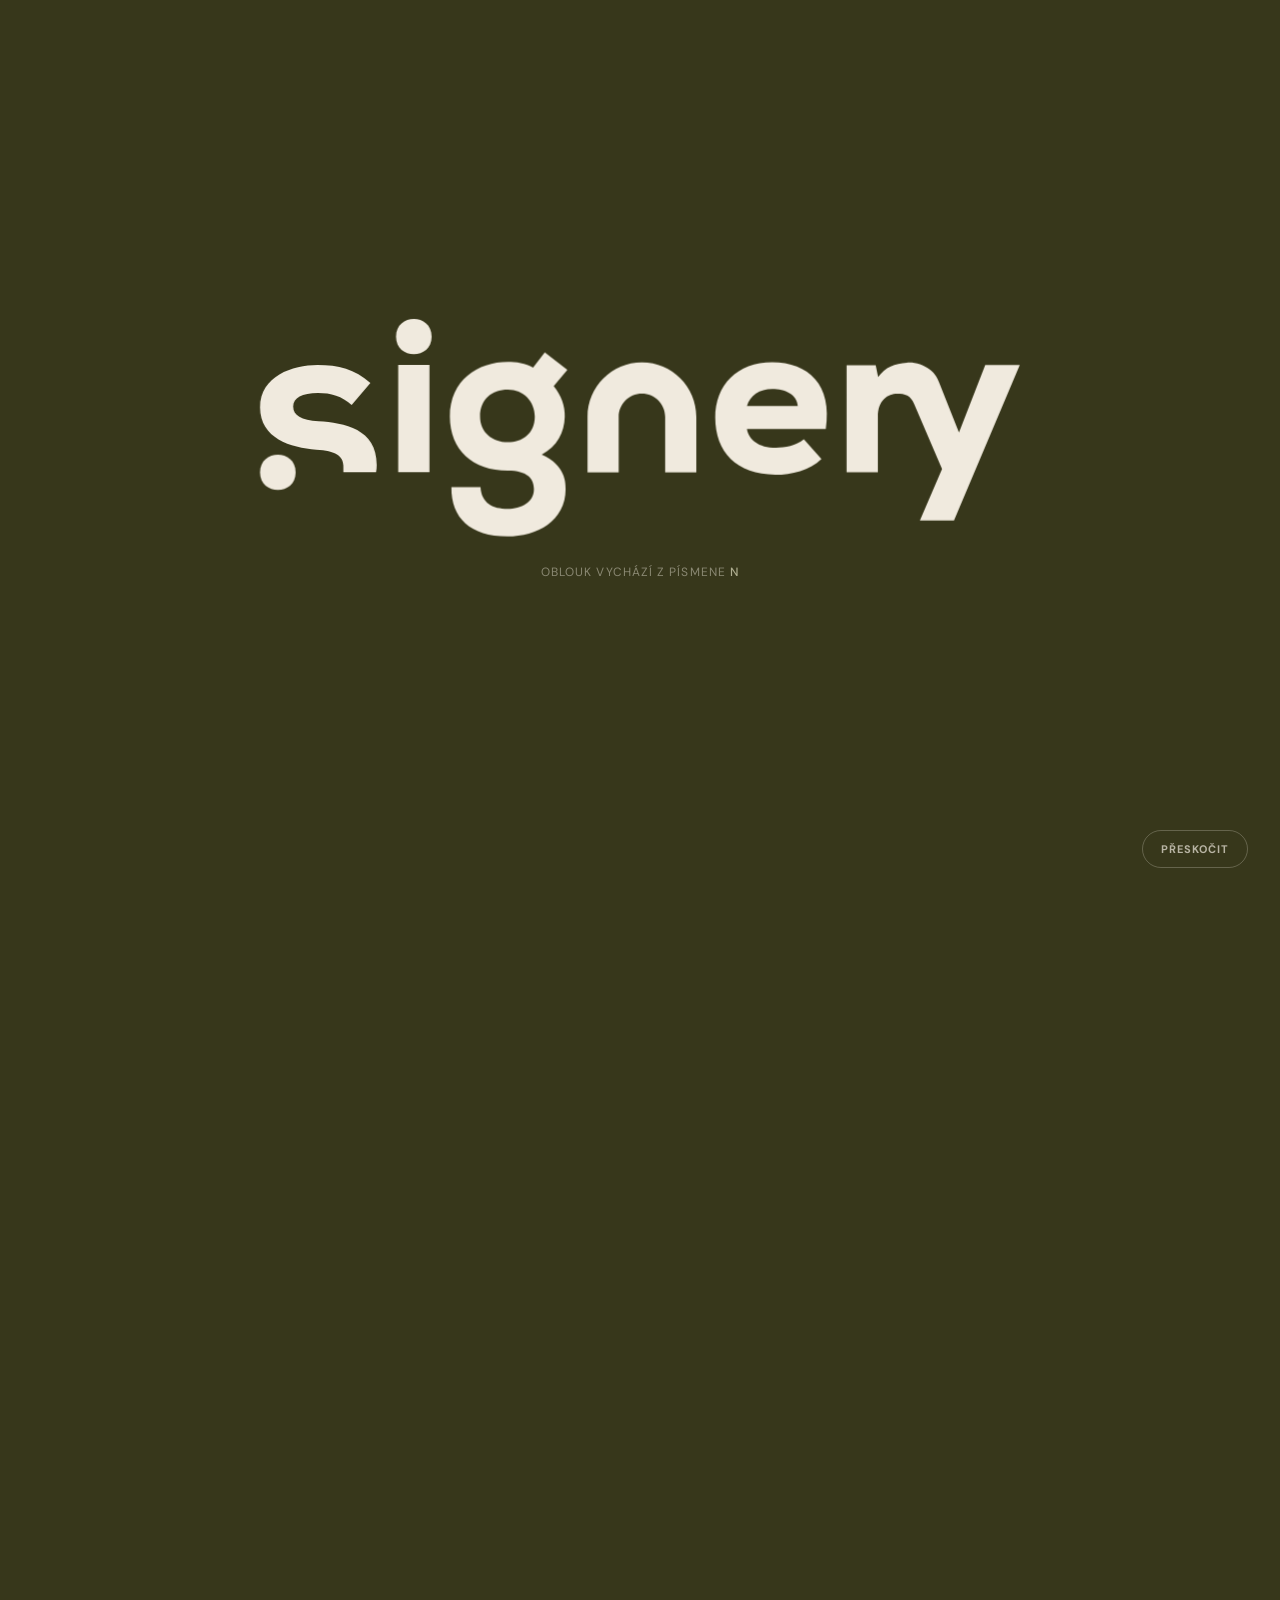
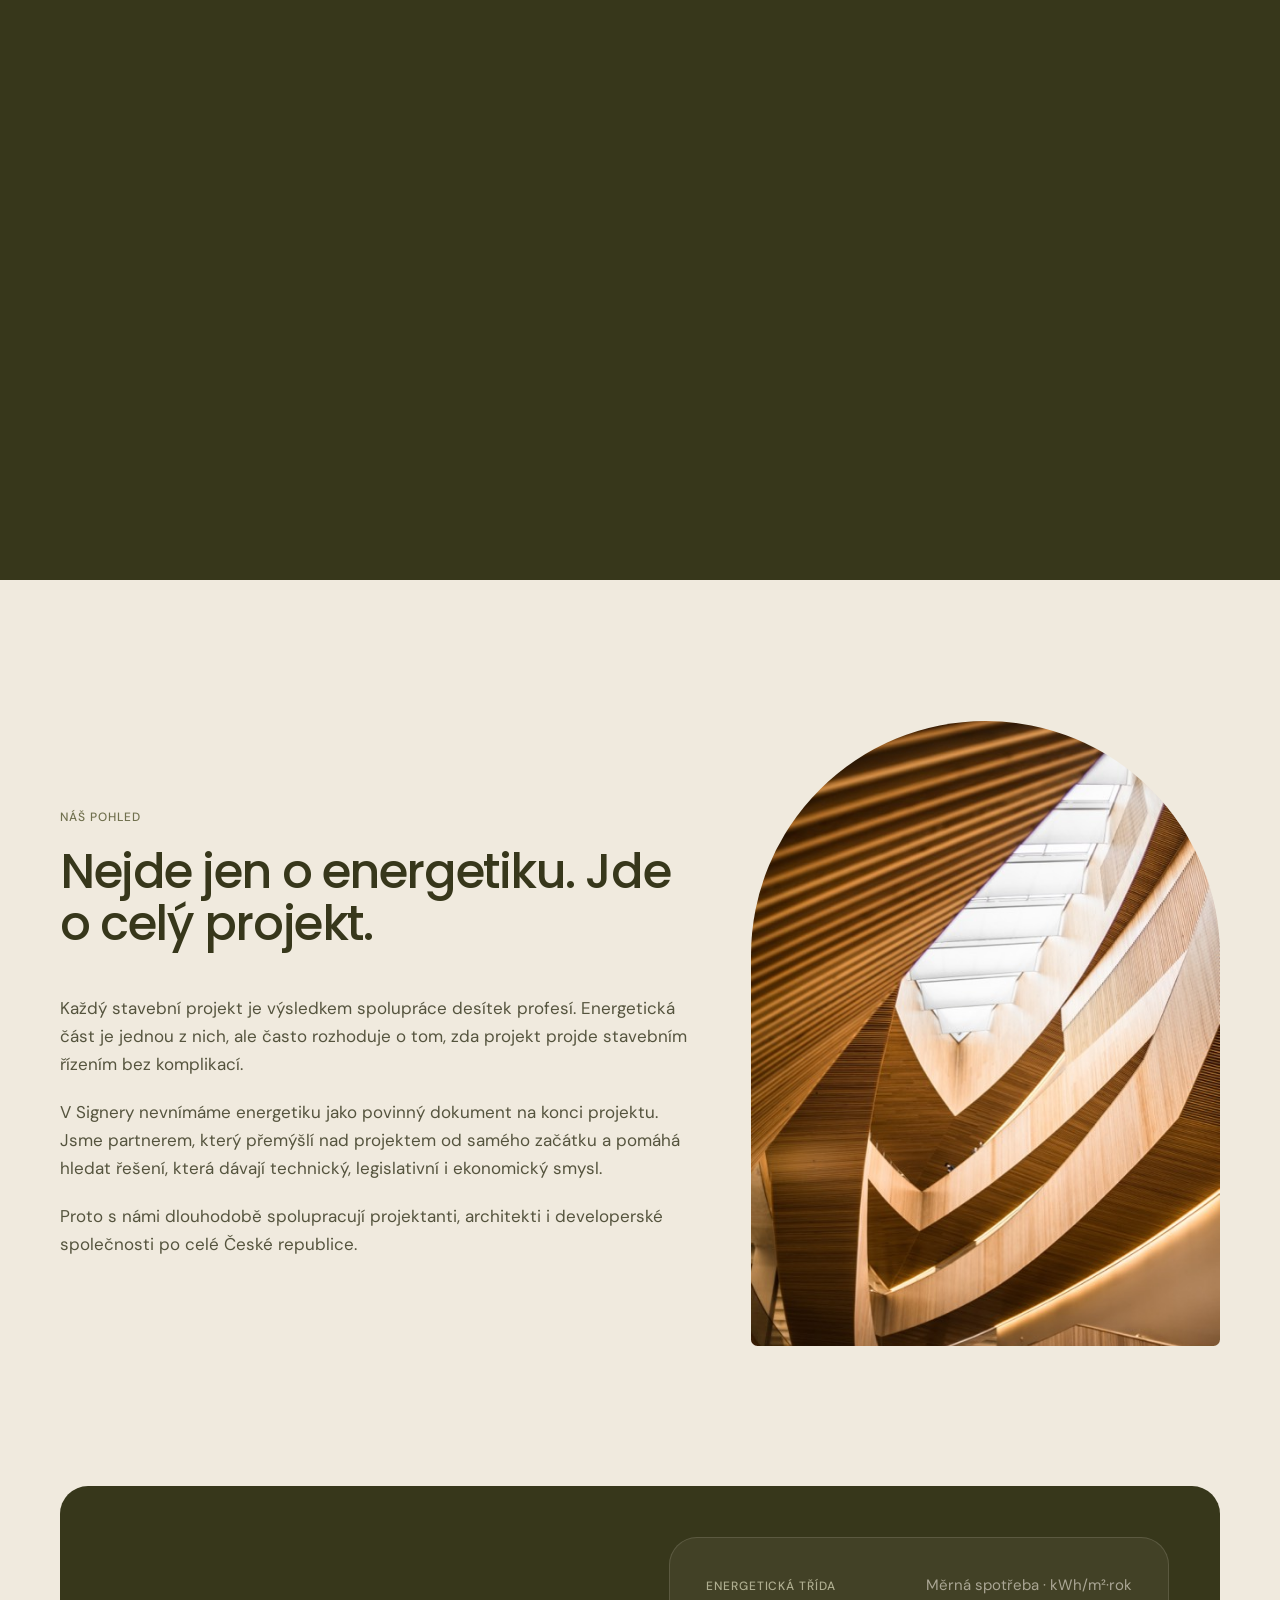
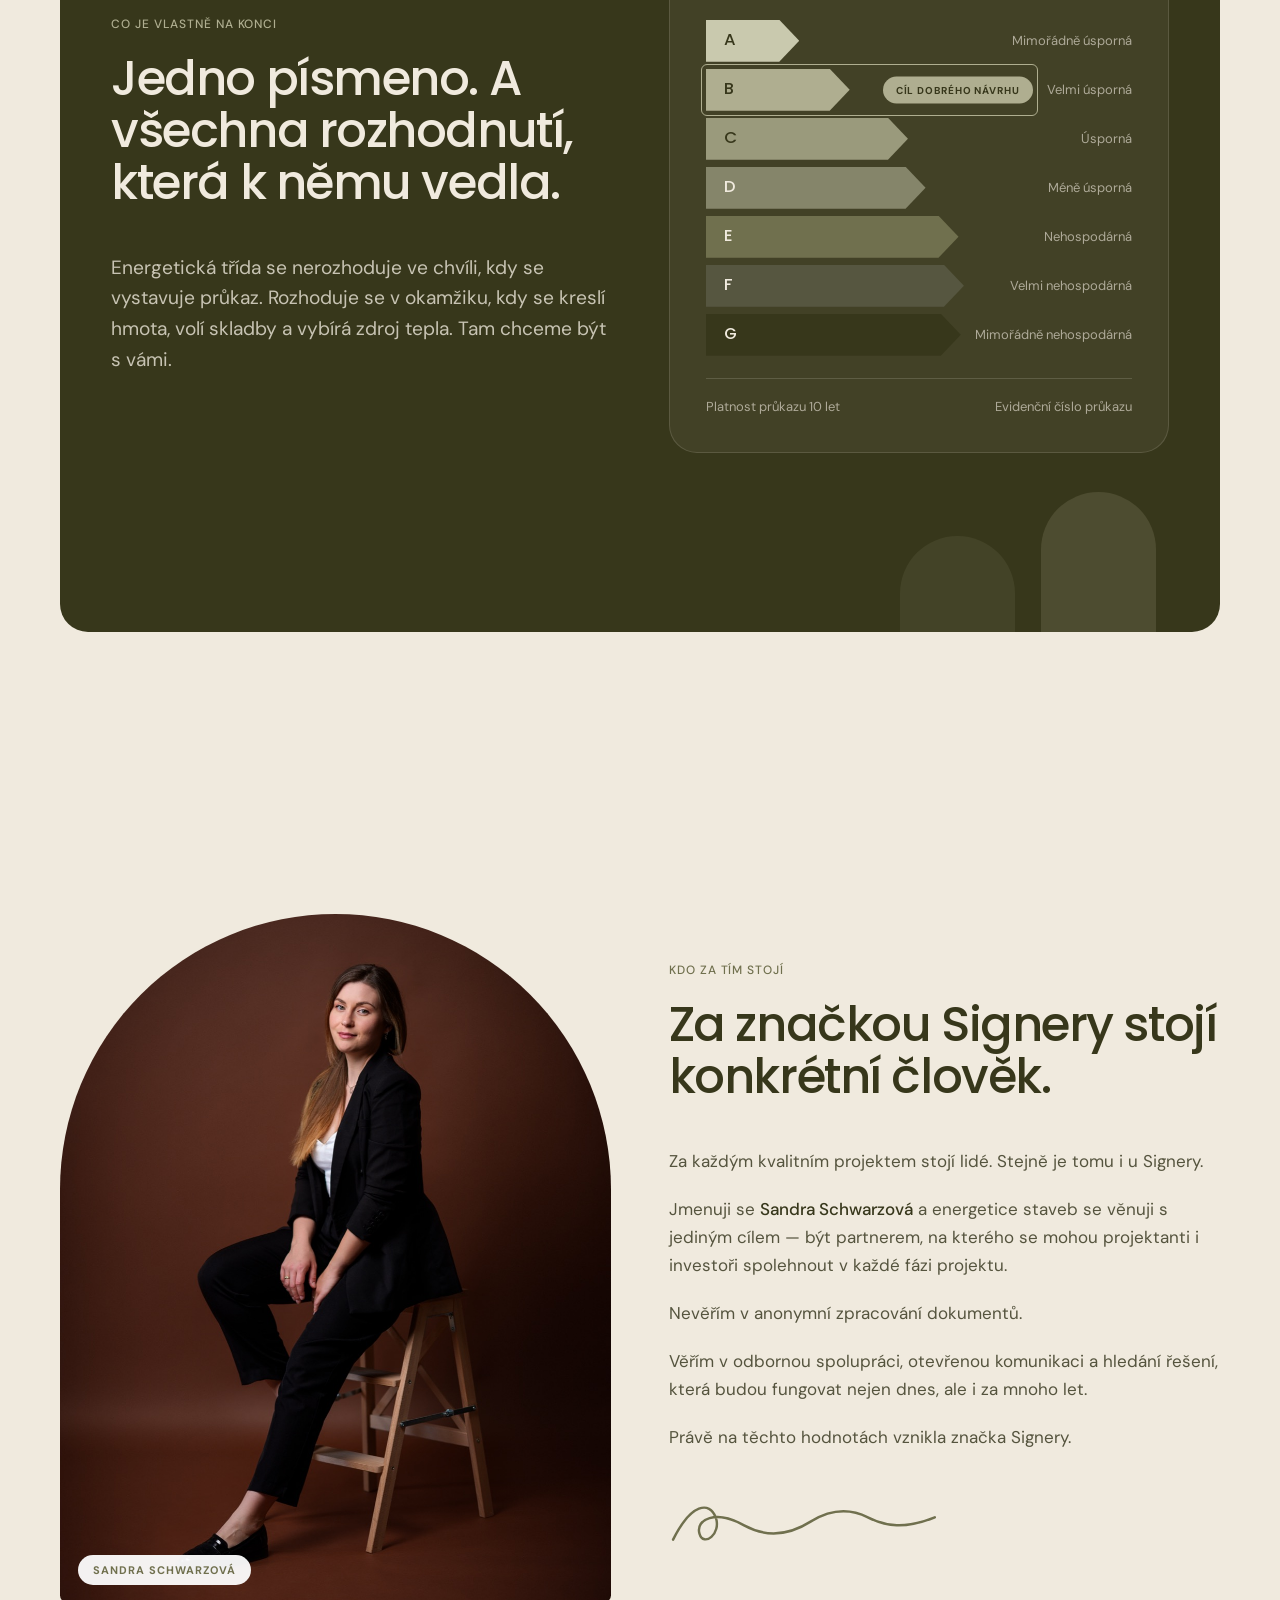
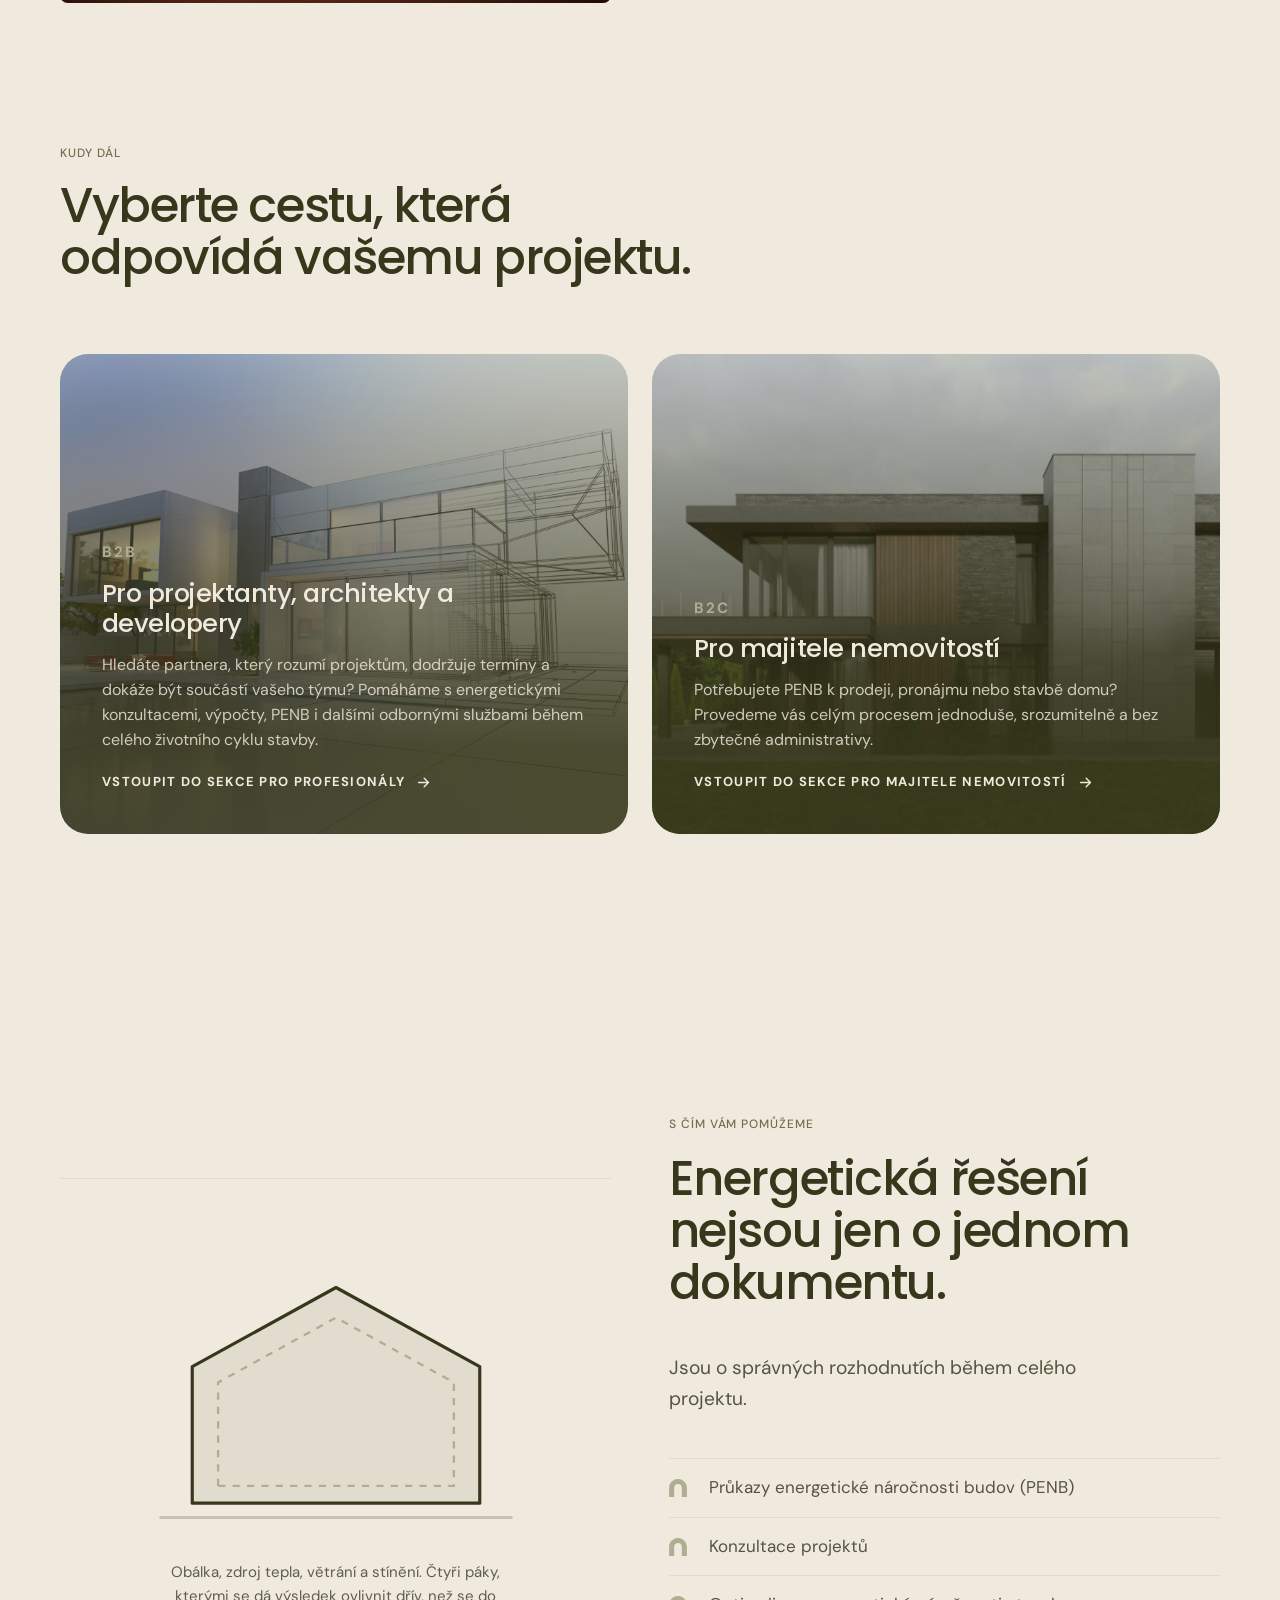
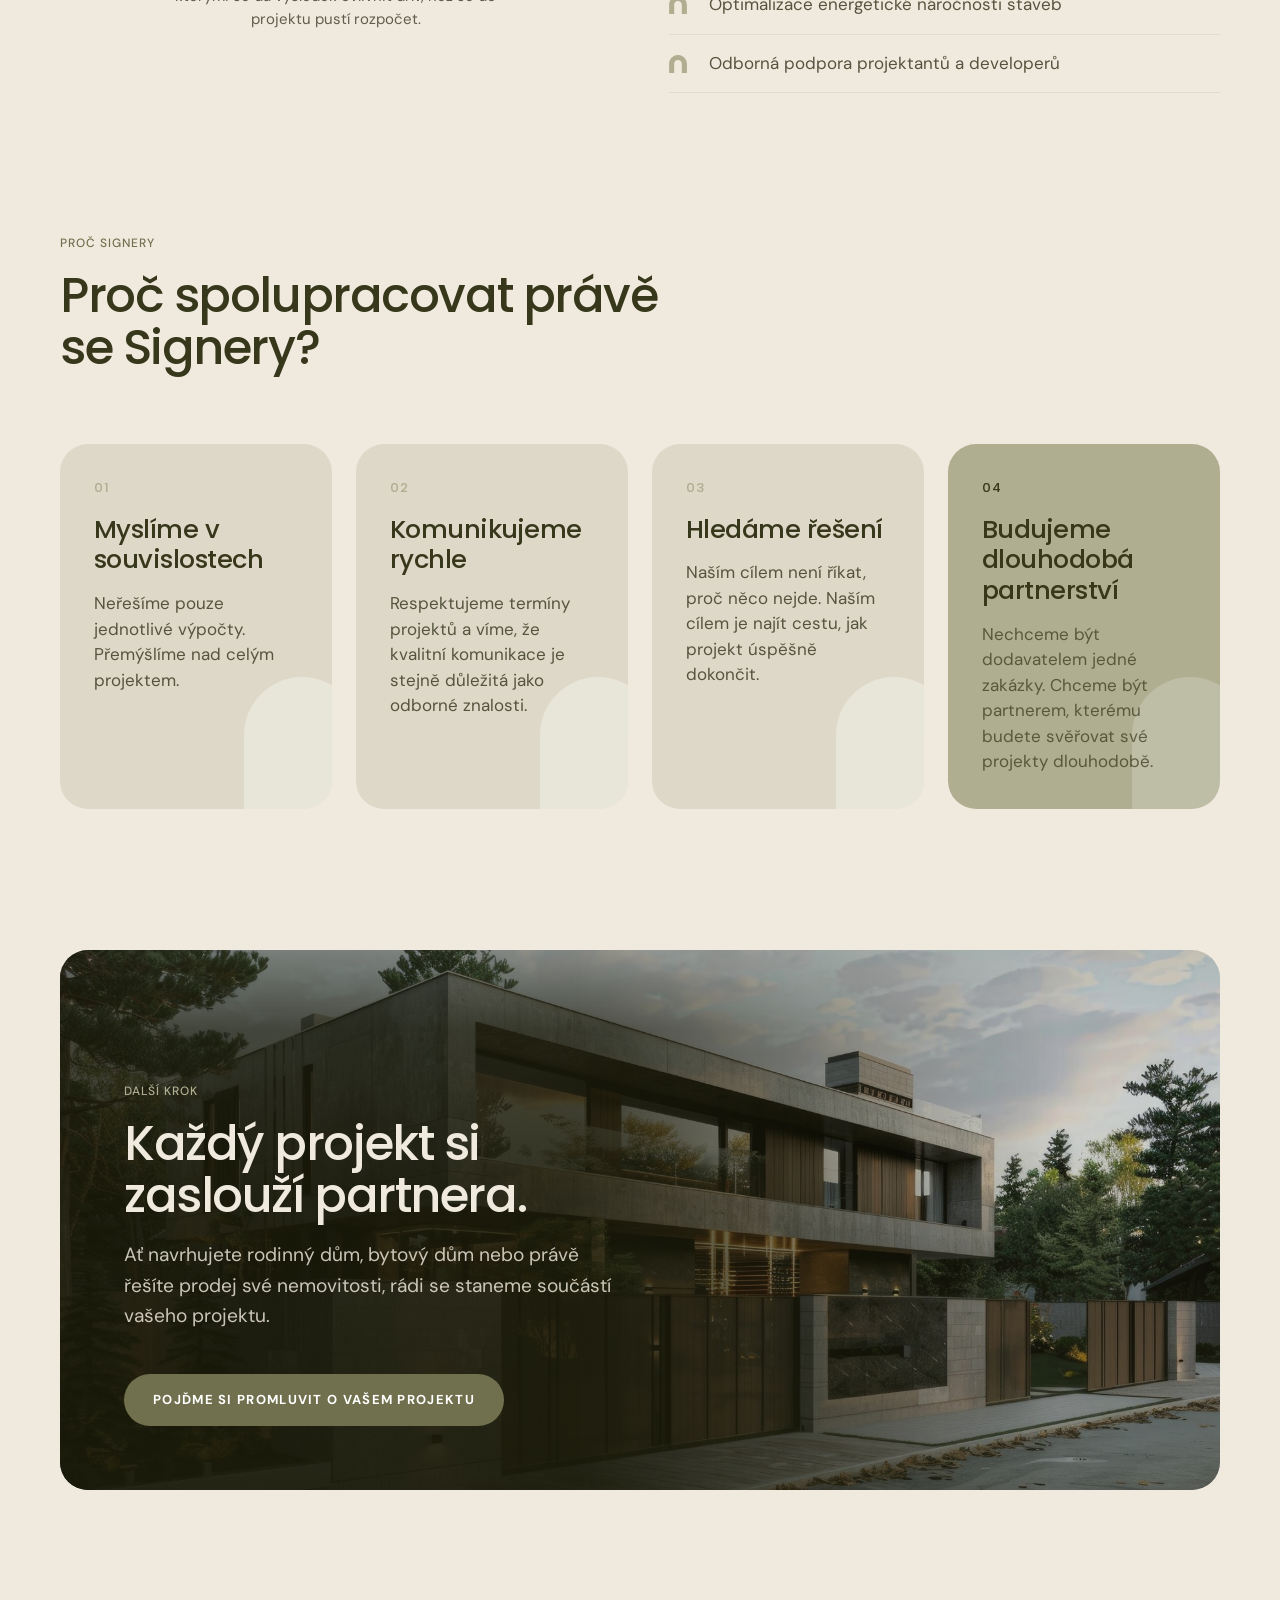
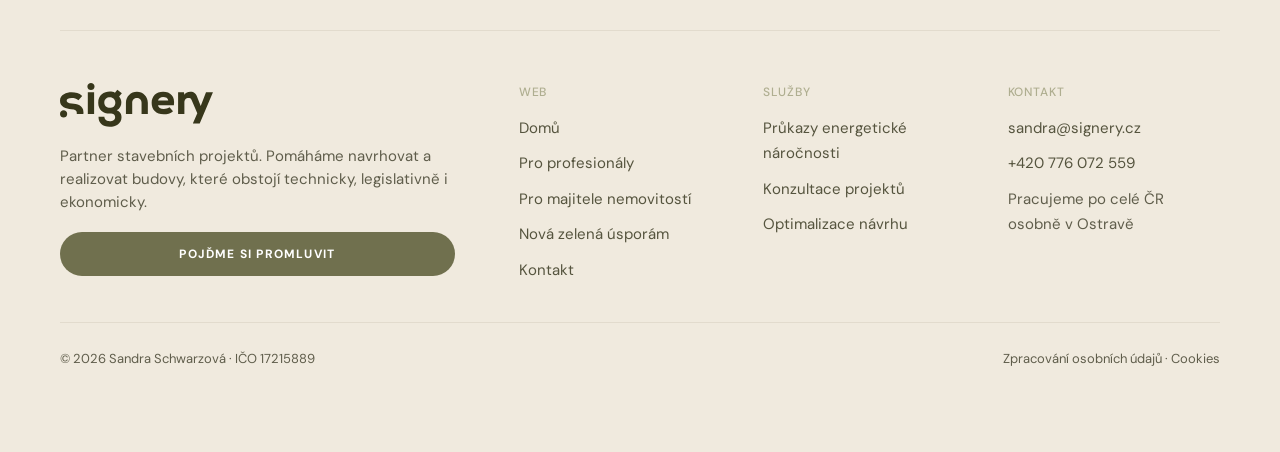
<file: index.html>
<!doctype html>
<html lang="cs" class="no-js">
<head>
<meta charset="utf-8">
<meta name="viewport" content="width=device-width, initial-scale=1">
<title>Signery — Partner stavebních projektů</title>
<meta name="description" content="Pomáháme projektantům, architektům, developerům i majitelům nemovitostí řešit energetickou stránku staveb. Od prvních konzultací až po kompletní dokumentaci.">
<meta property="og:title" content="Signery — Partner stavebních projektů">
<meta property="og:description" content="Energetická stránka staveb. Od prvních konzultací až po kompletní dokumentaci.">
<meta property="og:image" content="https://signery.cz/assets/img/photo/budova-krivky.jpg">
<meta property="og:url" content="https://signery.cz/">
<meta property="og:locale" content="cs_CZ">
<meta property="og:type" content="website">
<link rel="canonical" href="https://signery.cz/">
<link rel="icon" href="assets/img/favicon.svg" type="image/svg+xml">
<link rel="preconnect" href="https://fonts.googleapis.com">
<link rel="preconnect" href="https://fonts.gstatic.com" crossorigin>
<link rel="stylesheet" href="https://fonts.googleapis.com/css2?family=DM+Sans:wght@400;500;700&family=Poppins:wght@300;400;500;600&display=swap">
<link rel="stylesheet" href="assets/css/style.css?v=202610130746">
<script>document.documentElement.className = document.documentElement.className.replace('no-js', 'js');</script>

<script type="application/ld+json">
{
  "@context": "https://schema.org",
  "@graph": [
    {
      "@type": "ProfessionalService",
      "@id": "https://signery.cz/#organizace",
      "name": "Signery",
      "legalName": "Sandra Schwarzová",
      "identifier": [
        {
          "@type": "PropertyValue",
          "propertyID": "IČO",
          "value": "17215889"
        }
      ],
      "url": "https://signery.cz/",
      "email": "sandra@signery.cz",
      "telephone": "+420776072559",
      "logo": "https://signery.cz/assets/img/logo/wordmark-olive.svg",
      "image": "https://signery.cz/assets/img/photo/budova-krivky.jpg",
      "description": "Signery řeší energetickou stránku staveb — od konzultací nad studií až po průkaz energetické náročnosti budovy. Pracuje pro projektanty, architekty a developery i pro majitele nemovitostí.",
      "areaServed": {
        "@type": "Country",
        "name": "Česko"
      },
      "founder": {
        "@id": "https://signery.cz/#sandra"
      },
      "employee": {
        "@id": "https://signery.cz/#sandra"
      },
      "knowsAbout": [
        "Průkaz energetické náročnosti budovy",
        "Energetická náročnost budov",
        "Nová zelená úsporám",
        "Optimalizace návrhu budovy",
        "Stavební legislativa"
      ],
      "hasOfferCatalog": {
        "@type": "OfferCatalog",
        "name": "Služby Signery",
        "itemListElement": [
          {
            "@type": "Offer",
            "itemOffered": {
              "@type": "Service",
              "name": "Průkaz energetické náročnosti budovy (PENB)",
              "description": "Průkaz pro prodej, pronájem, stavbu i rekonstrukci. Platí deset let od vystavení.",
              "provider": {
                "@id": "https://signery.cz/#organizace"
              },
              "areaServed": {
                "@type": "Country",
                "name": "Česko"
              }
            }
          },
          {
            "@type": "Offer",
            "itemOffered": {
              "@type": "Service",
              "name": "Energetické konzultace projektu",
              "description": "Konzultace nad studií i rozpracovaným projektem, od prvních úvah po kolaudaci.",
              "provider": {
                "@id": "https://signery.cz/#organizace"
              },
              "areaServed": {
                "@type": "Country",
                "name": "Česko"
              }
            }
          },
          {
            "@type": "Offer",
            "itemOffered": {
              "@type": "Service",
              "name": "Optimalizace návrhu",
              "description": "Hledání řešení, které obstojí technicky, legislativně i ekonomicky.",
              "provider": {
                "@id": "https://signery.cz/#organizace"
              },
              "areaServed": {
                "@type": "Country",
                "name": "Česko"
              }
            }
          },
          {
            "@type": "Offer",
            "itemOffered": {
              "@type": "Service",
              "name": "Podklady pro Novou zelenou úsporám",
              "description": "Energetické hodnocení a podklady k žádosti o bezúročný úvěr. V případě zájmu i podání žádosti.",
              "provider": {
                "@id": "https://signery.cz/#organizace"
              },
              "areaServed": {
                "@type": "Country",
                "name": "Česko"
              }
            }
          }
        ]
      }
    },
    {
      "@type": "Person",
      "@id": "https://signery.cz/#sandra",
      "name": "Sandra Schwarzová",
      "jobTitle": "Zakladatelka",
      "worksFor": {
        "@id": "https://signery.cz/#organizace"
      },
      "image": "https://signery.cz/assets/img/photo/sandra-schwarzova.jpg"
    },
    {
      "@type": "WebSite",
      "@id": "https://signery.cz/#web",
      "url": "https://signery.cz/",
      "name": "Signery",
      "inLanguage": "cs-CZ",
      "publisher": {
        "@id": "https://signery.cz/#organizace"
      }
    },
    {
      "@type": "WebPage",
      "@id": "https://signery.cz/#stranka",
      "url": "https://signery.cz/",
      "name": "Signery — Partner stavebních projektů",
      "inLanguage": "cs-CZ",
      "isPartOf": {
        "@id": "https://signery.cz/#web"
      },
      "about": {
        "@id": "https://signery.cz/#organizace"
      }
    }
  ]
}
</script>
</head>
<body class="has-stage">

<a class="skip-link" href="#main">Přeskočit na obsah</a>

<!-- ================= OTVÍRACÍ SEKVENCE =================
     Oblouk je výřez z písmene „n" ve wordmarku. Vykreslí se proto přesně
     na svém místě — jako by se logo rýsovalo — a zbytek značky doroste kolem. -->
<div class="intro" data-intro role="presentation">
  <div class="intro__inner">
      <svg class="intro__svg" viewBox="0 0 689 198" aria-hidden="true">
        <g class="intro__zoom">
        <!-- Pomocné čáry a kóty: rýsování jako v technickém výkresu -->
        <g class="intro__guides" stroke="currentColor" fill="none" vector-effect="non-scaling-stroke">
          <line class="g-base" x1="40" y1="139" x2="649" y2="139" pathLength="1"/>
          <line class="g-axis" x1="346.25" y1="18" x2="346.25" y2="176" pathLength="1"/>

          <!-- šířka oblouku -->
          <line class="g-dim g-dim--w" x1="296.93" y1="160" x2="395.57" y2="160" pathLength="1"/>
          <line class="g-tick" x1="296.93" y1="153" x2="296.93" y2="167" pathLength="1"/>
          <line class="g-tick" x1="395.57" y1="153" x2="395.57" y2="167" pathLength="1"/>

          <!-- výška oblouku -->
          <line class="g-dim g-dim--h" x1="276" y1="39.37" x2="276" y2="138.99" pathLength="1"/>
          <line class="g-tick" x1="269" y1="39.37" x2="283" y2="39.37" pathLength="1"/>
          <line class="g-tick" x1="269" y1="138.99" x2="283" y2="138.99" pathLength="1"/>

          <!-- poloměr -->
          <line class="g-rad" x1="346.25" y1="88.68" x2="384.05" y2="57.0" pathLength="1"/>
          <circle class="g-dot" cx="346.25" cy="88.68" r="2.2" fill="currentColor" stroke="none"/>
        </g>

        <g class="intro__labels" fill="currentColor">
          <text x="346.25" y="176" text-anchor="middle">98,6</text>
          <text x="262" y="88.68" text-anchor="end" dominant-baseline="middle">99,6</text>
          <text x="392" y="50" text-anchor="start">R 49,3</text>
        </g>

        <!-- Oblouk = písmeno „n" z wordmarku, na svém skutečném místě -->
        <g class="intro__arch"><g transform="matrix(1,0,0,1,-8234.469315,-638.051472)"><g transform="matrix(1,0,0,1,7298.867658,16.58546)"><g transform="matrix(1,0,0,1,-12730.191641,-1140.608381)"> <path pathLength="1" d="M13962.724,1850.757C13962.724,1823.539 13984.822,1801.441 14012.04,1801.441C14039.259,1801.441 14061.356,1823.539 14061.356,1850.757L14061.356,1901.065L14033.105,1901.065L14033.105,1850.757C14033.105,1839.131 14023.666,1829.692 14012.04,1829.692C14000.414,1829.692 13990.975,1839.131 13990.975,1850.757L13990.975,1901.065L13962.724,1901.065L13962.724,1850.757Z"></path> </g></g></g></g>

        <!-- Zbytek wordmarku -->
        <g class="intro__rest"><g transform="matrix(1,0,0,1,-8234.469315,-638.051472)"><g transform="matrix(1,0,0,1,7298.867658,16.58546)"><g transform="matrix(1.017745,0,0,1.017745,-641.070261,-818.607847)"> <path d="M1623.42,1551.534C1623.42,1549.186 1623.399,1547.791 1623.366,1545.388C1623.253,1537.037 1616.488,1532.369 1599.293,1531.387C1576.449,1529.667 1549.182,1521.316 1549.182,1493.804C1549.182,1465.801 1578.168,1455.975 1600.276,1455.975C1619.19,1455.975 1633.437,1459.66 1647.439,1471.942L1630.735,1491.593C1622.138,1483.487 1612.312,1480.785 1600.767,1480.785C1586.52,1480.785 1578.659,1485.206 1578.659,1492.821C1578.659,1500.682 1585.783,1505.103 1601.258,1506.086C1624.103,1507.56 1653.089,1512.718 1653.089,1544.897C1653.089,1547.148 1652.895,1549.366 1652.508,1551.534L1623.42,1551.534Z"></path> </g><g transform="matrix(1.017745,0,0,1.017745,-641.070261,-848.103521)"> <path d="M1700.113,1484.763L1700.113,1580.515L1672.258,1580.515L1672.258,1484.763L1700.113,1484.763ZM1670.323,1459.616C1670.323,1438.725 1702.047,1438.725 1702.047,1459.616C1702.047,1480.507 1670.323,1480.507 1670.323,1459.616Z" style="fill-rule:nonzero;"></path> </g><g transform="matrix(1.017745,0,0,1.017745,-764.360687,-725.05908)"> <path d="M1670.323,1459.616C1670.323,1438.725 1702.047,1438.725 1702.047,1459.616C1702.047,1480.507 1670.323,1480.507 1670.323,1459.616Z" style="fill-rule:nonzero;"></path> </g><g transform="matrix(1.017745,0,0,1.017745,-641.070261,-848.103521)"> <path d="M1719.65,1593.669C1719.263,1621.137 1736.479,1637.579 1769.557,1637.579C1795.865,1637.579 1821.399,1623.845 1821.399,1595.41C1821.399,1589.8 1821.399,1574.132 1800.121,1564.653C1814.048,1557.496 1820.238,1544.729 1820.625,1531.188C1821.012,1521.71 1817.53,1511.844 1810.76,1503.72L1822.946,1489.212L1802.829,1473.737L1792.383,1487.278C1786.193,1483.022 1776.715,1482.055 1769.944,1482.055C1743.25,1482.055 1718.296,1498.304 1718.296,1530.801C1718.296,1560.397 1738.607,1578.968 1769.944,1578.968C1787.16,1578.968 1793.157,1586.125 1793.157,1595.41C1793.157,1607.21 1781.937,1613.013 1769.557,1613.013C1756.79,1613.013 1746.538,1608.37 1745.571,1593.669L1719.65,1593.669ZM1769.944,1506.815C1783.872,1506.815 1793.931,1517.454 1793.931,1530.801C1793.931,1546.083 1782.518,1553.627 1769.944,1553.627C1755.823,1553.627 1745.184,1544.535 1745.184,1530.801C1745.184,1515.326 1755.823,1506.815 1769.944,1506.815Z" style="fill-rule:nonzero;"></path> </g><g transform="matrix(1.017745,0,0,1.017745,-641.070261,-848.103521)"> <path d="M2053.138,1541.827C2059.135,1502.753 2037.857,1482.442 2005.359,1482.442C1974.215,1482.442 1954.678,1502.753 1954.678,1531.769C1954.678,1562.332 1973.635,1582.643 2008.261,1582.643C2022.575,1582.643 2039.017,1578.581 2049.27,1568.522L2033.601,1551.112C2026.831,1556.916 2016.385,1558.656 2008.841,1558.656C1993.172,1558.656 1984.274,1551.112 1982.92,1541.827L2053.138,1541.827ZM1982.92,1521.516C1985.628,1512.038 1994.14,1506.235 2005.359,1506.235C2016.965,1506.235 2027.604,1511.071 2028.185,1521.516L1982.92,1521.516Z" style="fill-rule:nonzero;"></path> </g><g transform="matrix(1.017745,0,0,1.017745,-641.070261,-848.103521)"> <path d="M2131.972,1519.77C2128.461,1511.448 2123.798,1510.458 2116.688,1510.414C2108.863,1510.366 2099.457,1515.915 2099.564,1530.801L2099.564,1580.515L2071.708,1580.515L2071.708,1485.15L2097.629,1485.15L2099.757,1495.595C2106.14,1486.697 2114.675,1483.529 2125.291,1482.829C2133.007,1482.32 2139.754,1484.607 2145.496,1488.753C2146.694,1489.618 2151.014,1492.426 2153.952,1499.971L2171.807,1545.116L2195.213,1484.956L2225.97,1484.956L2167.358,1623.458L2136.988,1623.458L2156.719,1577.613L2131.972,1519.77Z"></path> </g></g></g></g>
              </g>
      </svg>
    <p class="intro__caption"><span>Oblouk vychází z písmene</span> <b>n</b></p>
  </div>
  <button class="intro__skip" type="button" data-intro-skip>Přeskočit</button>
</div>


<!-- ================= NAVIGACE ================= -->
<div class="nav-outer">
  <nav class="nav" aria-label="Hlavní navigace">
    <a class="logo" href="index.html" aria-label="Signery — domů"><img class="logo__img" src="assets/img/logo/wordmark-olive.svg" alt="signery" width="689" height="198"></a>
    <div class="nav__links">
      <a class="nav__link" href="index.html" aria-current="page">Domů</a>
      <a class="nav__link" href="pro-profesionaly.html">Pro profesionály</a>
      <a class="nav__link" href="pro-majitele.html">Pro majitele nemovitostí</a>
      <a class="nav__link" href="dotace.html">Nová zelená úsporám</a>
      <a class="nav__link" href="kontakt.html">Kontakt</a>
    </div>
    <div class="nav__actions">
      <a class="btn btn--primary btn--sm nav__cta" href="kontakt.html">Pojďme si promluvit</a>
      <button class="nav__toggle" type="button" data-menu-toggle aria-expanded="false" aria-controls="mobile-menu" aria-label="Otevřít menu">
        <span></span><span></span><span></span>
      </button>
    </div>
  </nav>
</div>

<div class="mobile-menu" id="mobile-menu" data-menu data-open="false">
  <a class="mobile-menu__link" href="index.html">Domů</a>
  <a class="mobile-menu__link" href="pro-profesionaly.html">Pro profesionály</a>
  <a class="mobile-menu__link" href="pro-majitele.html">Pro majitele nemovitostí</a>
  <a class="mobile-menu__link" href="dotace.html">Nová zelená úsporám</a>
  <a class="mobile-menu__link" href="kontakt.html">Kontakt</a>
  <div class="mobile-menu__foot">
    <a class="btn btn--primary" href="kontakt.html">Pojďme si promluvit</a>
    <a class="body-sm" href="mailto:sandra@signery.cz">sandra@signery.cz</a>
  </div>
</div>

<main id="main">

  <!-- ================= ÚVODNÍ SCÉNA — VIDEO =================
       Video startuje na 80 % šířky, scrollem povyroste na 100 % a roste
       do středu. Pak se rozostří a ustoupí ploše Linen. -->
  <section class="stage" data-stage>
    <div class="stage__sticky">

      <div class="stage__media" aria-hidden="true">
        <div class="stage__frame">
          <video class="stage__video" playsinline muted loop autoplay preload="metadata"
                 poster="assets/video/cover-poster.jpg"
                 data-src-lg="assets/video/cover-1080.mp4"
                 data-src-sm="assets/video/cover-720.mp4"></video>
          <div class="stage__tint"></div>
          <div class="stage__tone"></div>
          <div class="stage__grain"></div>
          <div class="stage__veil"></div>
        </div>
      </div>

      <div class="stage__scrim" aria-hidden="true"></div>

      <div class="stage__copy">
        <div class="stage__layer stage__one">
          <span class="label stage__eyebrow">Signery</span>
          <p class="display">Energetické<br>průkazy budov.</p>
        </div>

        <div class="stage__layer stage__two">
          <h1 class="display">Partner stavebních projektů.</h1>
          <p class="lead stage__sub">
            Pomáháme projektantům, architektům, developerům i majitelům nemovitostí
            řešit energetickou stránku staveb. Od prvních konzultací přes odborné
            výpočty až po kompletní dokumentaci.
          </p>
          <div class="stage__actions">
            <a class="btn btn--primary" href="pro-profesionaly.html">Jsem projektant nebo developer</a>
            <a class="btn btn--ghost" href="pro-majitele.html">Potřebuji PENB pro svou nemovitost</a>
          </div>
        </div>
      </div>

      <div class="stage__scroll" aria-hidden="true">
        <span>Scrollujte</span>
        <i></i>
      </div>

      <!-- Plocha Linen nese titulek — přijíždí spolu s ní, žádné prázdno mezi tím -->
      <div class="stage__sheet">
        <div class="claim">
          <span class="label claim__eyebrow">Energetika staveb</span>
          <p class="statement claim__title">
            <span class="lines__row"><i>Dobré budovy</i></span>
            <span class="lines__row"><i class="claim__soft">nevznikají náhodou.</i></span>
          </p>
        </div>
      </div>
    </div>
  </section>

    <!-- ================= NEJDE JEN O ENERGETIKU ================= -->
  <section class="section" id="projekt">
    <div class="wrap">
      <div class="split split--wide-media">
        <div class="stack" data-reveal>
          <span class="label">Náš pohled</span>
          <h2 class="h2 measure">Nejde jen o energetiku. Jde o celý projekt.</h2>
          <div class="prose u-mt-24">
            <p>
              Každý stavební projekt je výsledkem spolupráce desítek profesí.
              Energetická část je jednou z nich, ale často rozhoduje o tom,
              zda projekt projde stavebním řízením bez komplikací.
            </p>
            <p>
              V Signery nevnímáme energetiku jako povinný dokument na konci projektu.
              Jsme partnerem, který přemýšlí nad projektem od samého začátku a pomáhá
              hledat řešení, která dávají technický, legislativní i ekonomický smysl.
            </p>
            <p>
              Proto s námi dlouhodobě spolupracují projektanti, architekti
              i developerské společnosti po celé České republice.
            </p>
          </div>
        </div>

        <div class="media media--tall media--arch" data-reveal data-reveal-delay="120">
          <img src="assets/img/photo/atrium-drevo.jpg"
               srcset="assets/img/photo/atrium-drevo@900.jpg 800w, assets/img/photo/atrium-drevo.jpg 1067w"
               sizes="(min-width: 900px) 46vw, 92vw"
               alt="Dřevěné atrium s prosvětleným světlíkem" loading="lazy" decoding="async">
        </div>
      </div>
    </div>
  </section>

  <!-- ================= ANIMOVANÁ ŠKÁLA PENB ================= -->
  <section class="section section--flush-top">
    <div class="wrap">
      <div class="panel panel--olive panel--deco-arches" style="position:relative;overflow:hidden" data-reveal>
        <div style="position:relative;z-index:1" class="split">
          <div class="stack">
            <span class="label">Co je vlastně na konci</span>
            <h2 class="h2 measure">Jedno písmeno. A všechna rozhodnutí, která k němu vedla.</h2>
            <p class="lead measure-lg u-mt-24">
              Energetická třída se nerozhoduje ve chvíli, kdy se vystavuje průkaz.
              Rozhoduje se v okamžiku, kdy se kreslí hmota, volí skladby a vybírá zdroj tepla.
              Tam chceme být s vámi.
            </p>
          </div>

          <!-- Škála A–G se vykresluje při odhalení sekce -->
          <div class="penb-card">
            <div class="penb-card__head">
              <span class="label" style="color:var(--sage)">Energetická třída</span>
              <span class="body-sm">Měrná spotřeba · kWh/m²·rok</span>
            </div>

            <div class="penb" role="img" aria-label="Škála energetických tříd A až G se zvýrazněnou třídou B">
              <div class="penb__row" style="--d:.05s">
                <div class="penb__track"><span class="penb__bar" style="--w:32%;--c:var(--penb-a)">A</span></div>
                <span class="penb__desc" style="--d:.05s">Mimořádně úsporná</span>
              </div>
              <div class="penb__row penb__row--active" style="--d:.15s">
                <div class="penb__track">
                  <span class="penb__bar" style="--w:44%;--c:var(--penb-b)">B</span>
                  <span class="penb__flag">Cíl dobrého návrhu</span>
                </div>
                <span class="penb__desc" style="--d:.15s">Velmi úsporná</span>
              </div>
              <div class="penb__row" style="--d:.25s">
                <div class="penb__track"><span class="penb__bar" style="--w:56%;--c:var(--penb-c)">C</span></div>
                <span class="penb__desc" style="--d:.25s">Úsporná</span>
              </div>
              <div class="penb__row" style="--d:.35s">
                <div class="penb__track"><span class="penb__bar penb__bar--dark" style="--w:67%;--c:var(--penb-d)">D</span></div>
                <span class="penb__desc" style="--d:.35s">Méně úsporná</span>
              </div>
              <div class="penb__row" style="--d:.45s">
                <div class="penb__track"><span class="penb__bar penb__bar--dark" style="--w:78%;--c:var(--penb-e)">E</span></div>
                <span class="penb__desc" style="--d:.45s">Nehospodárná</span>
              </div>
              <div class="penb__row" style="--d:.55s">
                <div class="penb__track"><span class="penb__bar penb__bar--dark" style="--w:89%;--c:var(--penb-f)">F</span></div>
                <span class="penb__desc" style="--d:.55s">Velmi nehospodárná</span>
              </div>
              <div class="penb__row" style="--d:.65s">
                <div class="penb__track"><span class="penb__bar penb__bar--dark" style="--w:100%;--c:var(--penb-g)">G</span></div>
                <span class="penb__desc" style="--d:.65s">Mimořádně nehospodárná</span>
              </div>
            </div>

            <div class="penb-card__foot">
              <span>Platnost průkazu 10 let</span>
              <span>Evidenční číslo průkazu</span>
            </div>
          </div>
        </div>
      </div>
    </div>
  </section>

  <!-- ================= SANDRA ================= -->
  <section class="section" id="sandra">
    <div class="wrap">
      <div class="split">
        <div class="media media--portrait media--arch" data-reveal>
          <img src="assets/img/photo/sandra-schwarzova.jpg"
               srcset="assets/img/photo/sandra-schwarzova@900.jpg 533w, assets/img/photo/sandra-schwarzova.jpg 1067w"
               sizes="(min-width: 900px) 46vw, 92vw"
               alt="Sandra Schwarzová, zakladatelka Signery" loading="lazy" decoding="async">
          <span class="media__chip">Sandra Schwarzová</span>
        </div>

        <div class="stack" data-reveal data-reveal-delay="120">
          <span class="label">Kdo za tím stojí</span>
          <h2 class="h2 measure">Za značkou Signery stojí konkrétní člověk.</h2>

          <div class="prose u-mt-24">
            <p>Za každým kvalitním projektem stojí lidé. Stejně je tomu i u Signery.</p>
            <p>
              Jmenuji se <strong>Sandra Schwarzová</strong> a energetice staveb se věnuji
              s jediným cílem — být partnerem, na kterého se mohou projektanti
              i investoři spolehnout v každé fázi projektu.
            </p>
            <p>Nevěřím v anonymní zpracování dokumentů.</p>
            <p>
              Věřím v odbornou spolupráci, otevřenou komunikaci a hledání řešení,
              která budou fungovat nejen dnes, ale i za mnoho let.
            </p>
            <p>Právě na těchto hodnotách vznikla značka Signery.</p>
          </div>

          <svg class="sig u-mt-24" viewBox="0 0 276 60" aria-hidden="true">
            <path class="sig__path" d="M4 44C22 8 40 6 46 22c6 16-12 30-16 16C26 24 46 14 74 30c22 12 44 10 66-4 18-11 36-14 56-4 18 9 36 12 66 0"/>
          </svg>
        </div>
      </div>
    </div>
  </section>

  <!-- ================= ROZCESTÍ B2B / B2C ================= -->
  <section class="section section--flush-top" id="rozcesti">
    <div class="wrap">
      <div class="section-head section-head--split">
        <div class="section-head__text">
          <span class="label" data-reveal>Kudy dál</span>
          <h2 class="h2 measure" data-reveal data-reveal-delay="60">Vyberte cestu, která odpovídá vašemu projektu.</h2>
        </div>
      </div>

      <div class="paths">
        <a class="path" href="pro-profesionaly.html" data-reveal>
          <img src="assets/img/photo/render-vila.jpg"
               srcset="assets/img/photo/render-vila@900.jpg 900w, assets/img/photo/render-vila.jpg 1800w"
               sizes="(min-width: 860px) 46vw, 92vw"
               alt="Vizualizace domu s částečně vykresleným drátovým modelem" loading="lazy" decoding="async">
          <div class="path__inner">
            <span class="label path__tag" style="color:var(--sage)">B2B</span>
            <h3 class="h3">Pro projektanty, architekty a developery</h3>
            <p>
              Hledáte partnera, který rozumí projektům, dodržuje termíny a dokáže být
              součástí vašeho týmu? Pomáháme s energetickými konzultacemi, výpočty, PENB
              i dalšími odbornými službami během celého životního cyklu stavby.
            </p>
            <span class="path__cta">
              Vstoupit do sekce pro profesionály
              <svg viewBox="0 0 24 24" fill="none" stroke="currentColor" stroke-width="2" stroke-linecap="round" stroke-linejoin="round" aria-hidden="true"><path d="M5 12h14M13 6l6 6-6 6"/></svg>
            </span>
          </div>
        </a>

        <a class="path" href="pro-majitele.html" data-reveal data-reveal-delay="120">
          <img src="assets/img/photo/dum-moderni.jpg"
               srcset="assets/img/photo/dum-moderni@900.jpg 900w, assets/img/photo/dum-moderni.jpg 1800w"
               sizes="(min-width: 860px) 46vw, 92vw"
               alt="Moderní rodinný dům se dřevěným obkladem" loading="lazy" decoding="async">
          <div class="path__inner">
            <span class="label path__tag" style="color:var(--sage)">B2C</span>
            <h3 class="h3">Pro majitele nemovitostí</h3>
            <p>
              Potřebujete PENB k prodeji, pronájmu nebo stavbě domu?
              Provedeme vás celým procesem jednoduše, srozumitelně
              a bez zbytečné administrativy.
            </p>
            <span class="path__cta">
              Vstoupit do sekce pro majitele nemovitostí
              <svg viewBox="0 0 24 24" fill="none" stroke="currentColor" stroke-width="2" stroke-linecap="round" stroke-linejoin="round" aria-hidden="true"><path d="M5 12h14M13 6l6 6-6 6"/></svg>
            </span>
          </div>
        </a>
      </div>
    </div>
  </section>

  <!-- ================= S ČÍM VÁM POMŮŽEME ================= -->
  <section class="section">
    <div class="wrap">
      <div class="split split--reverse">
        <div class="stack" data-reveal>
          <span class="label">S čím vám pomůžeme</span>
          <h2 class="h2 measure">Energetická řešení nejsou jen o jednom dokumentu.</h2>
          <p class="lead measure u-mt-24">Jsou o správných rozhodnutích během celého projektu.</p>

          <ul class="tick-list u-mt-24">
            <li><span>Průkazy energetické náročnosti budov (PENB)</span></li>
            <li><span>Konzultace projektů</span></li>
            <li><span>Optimalizace energetické náročnosti staveb</span></li>
            <li><span>Odborná podpora projektantů a developerů</span></li>
          </ul>
        </div>

        <!-- Obálka budovy — animovaný únik tepla -->
        <div class="panel panel--soft" data-reveal data-reveal-delay="120" style="display:grid;gap:24px;justify-items:center">
          <svg class="envelope" viewBox="0 0 320 214" aria-hidden="true">
            <path class="envelope__fill" d="M60 190V95l100-55 100 55v95Z"/>
            <path class="envelope__shell" d="M60 190V95l100-55 100 55v95Z"/>
            <path class="envelope__inner" d="M78 178v-72l82-45 82 45v72Z"/>
            <line x1="38" y1="200" x2="282" y2="200" stroke="rgba(55,55,27,.22)" stroke-width="2" stroke-linecap="round"/>
            <line class="envelope__flow" style="--fx:-26px;--fy:-4px" x1="52" y1="132" x2="26" y2="132"/>
            <line class="envelope__flow" style="--fx:26px;--fy:-4px" x1="268" y1="132" x2="294" y2="132"/>
            <line class="envelope__flow" style="--fx:-20px;--fy:-18px" x1="104" y1="66" x2="86" y2="50"/>
            <line class="envelope__flow" style="--fx:20px;--fy:-18px" x1="216" y1="66" x2="234" y2="50"/>
            <line class="envelope__flow" style="--fx:0px;--fy:-24px" x1="160" y1="30" x2="160" y2="10"/>
          </svg>
          <p class="body-sm" style="text-align:center;max-width:34ch">
            Obálka, zdroj tepla, větrání a stínění. Čtyři páky, kterými se dá výsledek
            ovlivnit dřív, než se do projektu pustí rozpočet.
          </p>
        </div>
      </div>
    </div>
  </section>

  <!-- ================= PROČ SIGNERY ================= -->
  <section class="section section--flush-top">
    <div class="wrap">
      <div class="section-head section-head--split">
        <div class="section-head__text">
          <span class="label" data-reveal>Proč Signery</span>
          <h2 class="h2 measure" data-reveal data-reveal-delay="60">Proč spolupracovat právě se Signery?</h2>
        </div>
      </div>

      <div class="grid grid-4">
        <div class="card card--arched" data-reveal>
          <span class="card__index">01</span>
          <h3 class="h3">Myslíme v souvislostech</h3>
          <p class="body">Neřešíme pouze jednotlivé výpočty. Přemýšlíme nad celým projektem.</p>
        </div>
        <div class="card card--arched" data-reveal data-reveal-delay="80">
          <span class="card__index">02</span>
          <h3 class="h3">Komunikujeme rychle</h3>
          <p class="body">Respektujeme termíny projektů a víme, že kvalitní komunikace je stejně důležitá jako odborné znalosti.</p>
        </div>
        <div class="card card--arched" data-reveal data-reveal-delay="160">
          <span class="card__index">03</span>
          <h3 class="h3">Hledáme řešení</h3>
          <p class="body">Naším cílem není říkat, proč něco nejde. Naším cílem je najít cestu, jak projekt úspěšně dokončit.</p>
        </div>
        <div class="card card--sage card--arched" data-reveal data-reveal-delay="240">
          <span class="card__index" style="color:var(--olive)">04</span>
          <h3 class="h3">Budujeme dlouhodobá partnerství</h3>
          <p class="body">Nechceme být dodavatelem jedné zakázky. Chceme být partnerem, kterému budete svěřovat své projekty dlouhodobě.</p>
        </div>
      </div>
    </div>
  </section>

  <!-- ================= ZÁVĚREČNÉ CTA ================= -->
  <section class="section section--flush-top">
    <div class="wrap">
      <div class="band media" data-reveal>
        <img src="assets/img/photo/dum-beton.jpg"
             srcset="assets/img/photo/dum-beton@900.jpg 900w, assets/img/photo/dum-beton.jpg 1800w"
             sizes="(min-width: 1280px) 1192px, 92vw"
             alt="Betonový dům s prosklenou fasádou za soumraku" loading="lazy" decoding="async">
        <div class="band__content" style="max-width:52ch">
          <span class="label">Další krok</span>
          <h2 class="h2">Každý projekt si zaslouží partnera.</h2>
          <p class="lead">
            Ať navrhujete rodinný dům, bytový dům nebo právě řešíte prodej své nemovitosti,
            rádi se staneme součástí vašeho projektu.
          </p>
          <div class="row u-mt-24">
            <a class="btn btn--primary" href="kontakt.html">Pojďme si promluvit o vašem projektu</a>
          </div>
        </div>
      </div>
    </div>
  </section>

</main>

<!-- ================= PATIČKA ================= -->
<footer class="footer">
  <div class="wrap">
    <div class="footer__panel">
      <div class="footer__top">
        <div class="footer__brand">
          <a class="logo logo--lg" href="index.html" aria-label="Signery — domů"><img class="logo__img" src="assets/img/logo/wordmark-olive.svg" alt="signery" width="689" height="198"></a>
          <p class="body-sm">
            Partner stavebních projektů. Pomáháme navrhovat a realizovat budovy,
            které obstojí technicky, legislativně i ekonomicky.
          </p>
          <a class="btn btn--primary btn--sm" href="kontakt.html">Pojďme si promluvit</a>
        </div>

        <div class="footer__cols">
          <div class="footer__col">
            <p class="footer__col-title">Web</p>
            <ul>
              <li><a href="index.html">Domů</a></li>
              <li><a href="pro-profesionaly.html">Pro profesionály</a></li>
              <li><a href="pro-majitele.html">Pro majitele nemovitostí</a></li>
              <li><a href="dotace.html">Nová zelená úsporám</a></li>
              <li><a href="kontakt.html">Kontakt</a></li>
            </ul>
          </div>
          <div class="footer__col">
            <p class="footer__col-title">Služby</p>
            <ul>
              <li><a href="pro-majitele.html">Průkazy energetické náročnosti</a></li>
              <li><a href="pro-profesionaly.html#sluzby">Konzultace projektů</a></li>
              <li><a href="pro-profesionaly.html#sluzby">Optimalizace návrhu</a></li>
            </ul>
          </div>
          <div class="footer__col">
            <p class="footer__col-title">Kontakt</p>
            <ul>
              <li><a href="mailto:sandra@signery.cz">sandra@signery.cz</a></li>
              <li><a href="tel:+420776072559">+420 776 072 559</a></li>
              <li><span class="body-sm">Pracujeme po celé ČR<br>osobně v Ostravě</span></li>
            </ul>
          </div>
        </div>
      </div>

      <div class="footer__bottom">
        <span>© <span data-year>2026</span> Sandra Schwarzová · IČO 17215889</span>
        <span><a href="zasady-ochrany-osobnich-udaju.html">Zpracování osobních údajů</a> · <a href="cookies.html">Cookies</a></span>
      </div>
    </div>
  </div>
</footer>

<script src="assets/js/main.js?v=202610130746"></script>
</body>
</html>
</file>
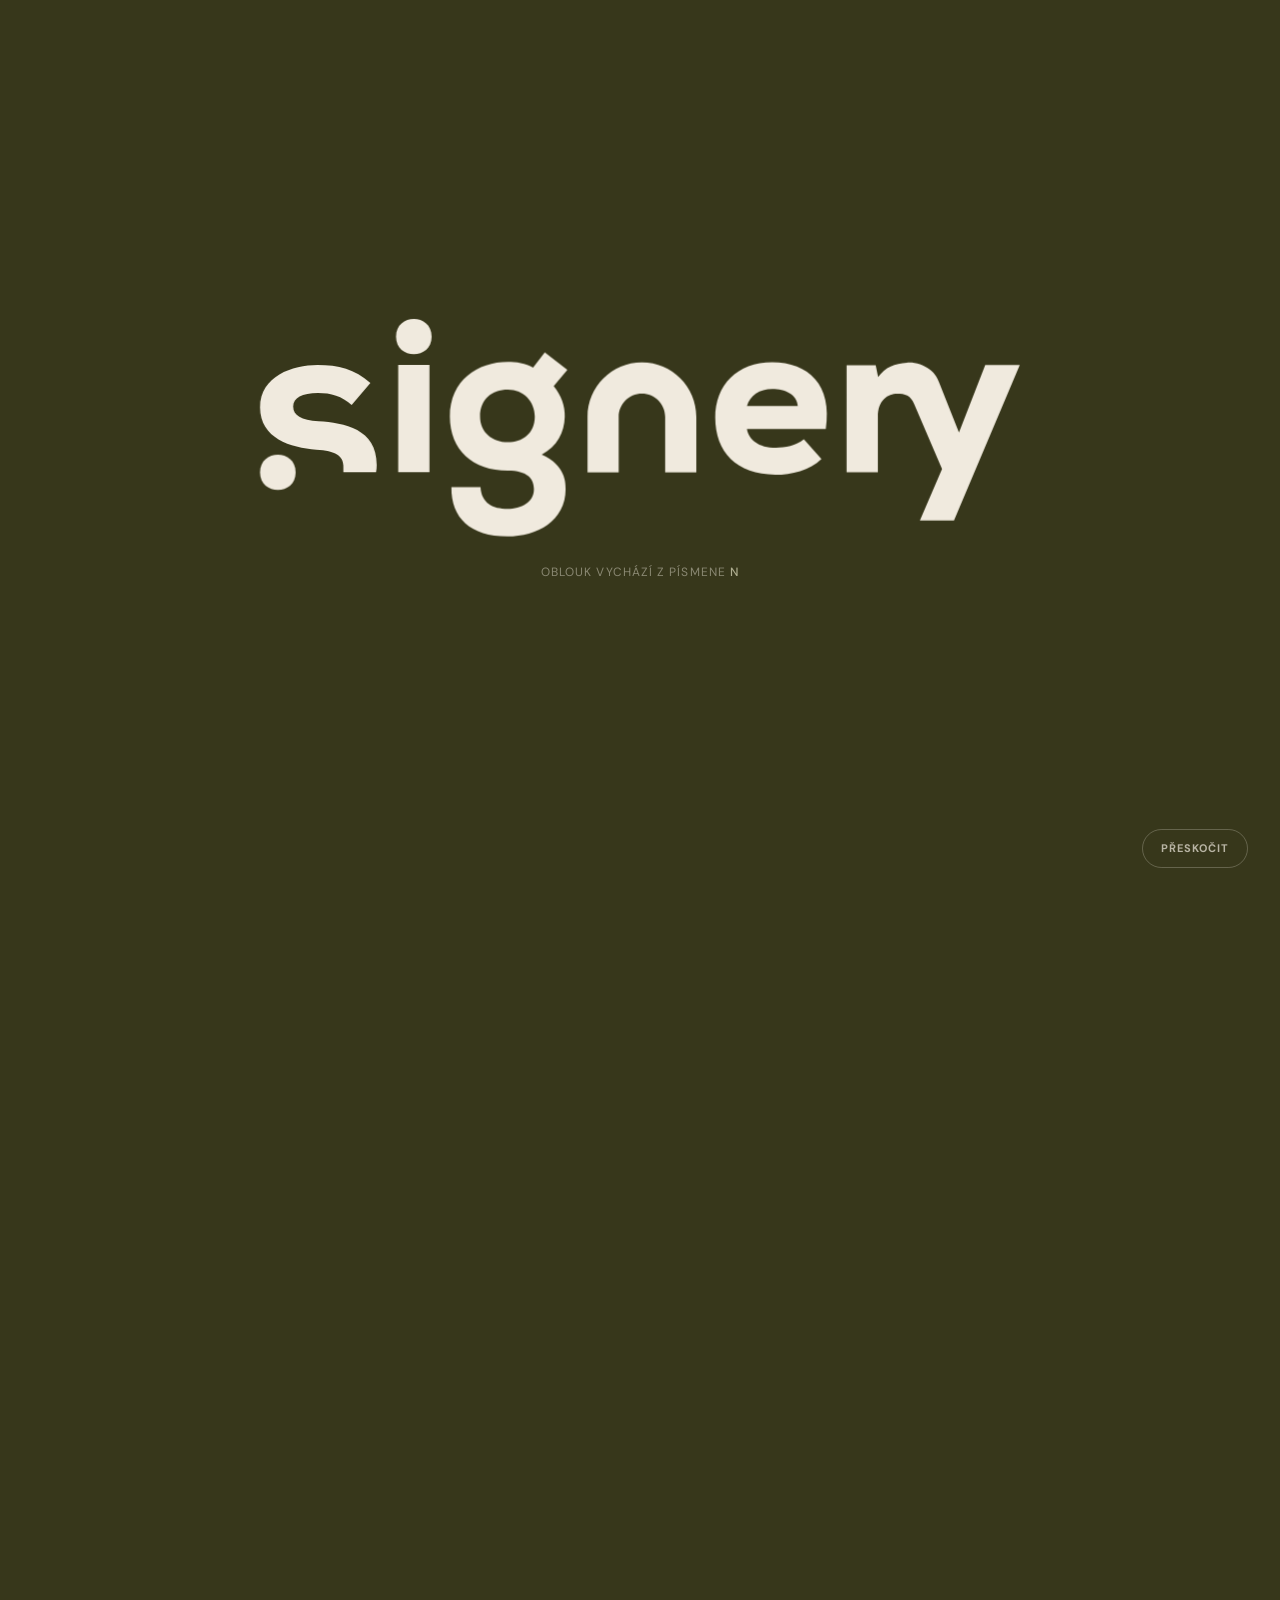
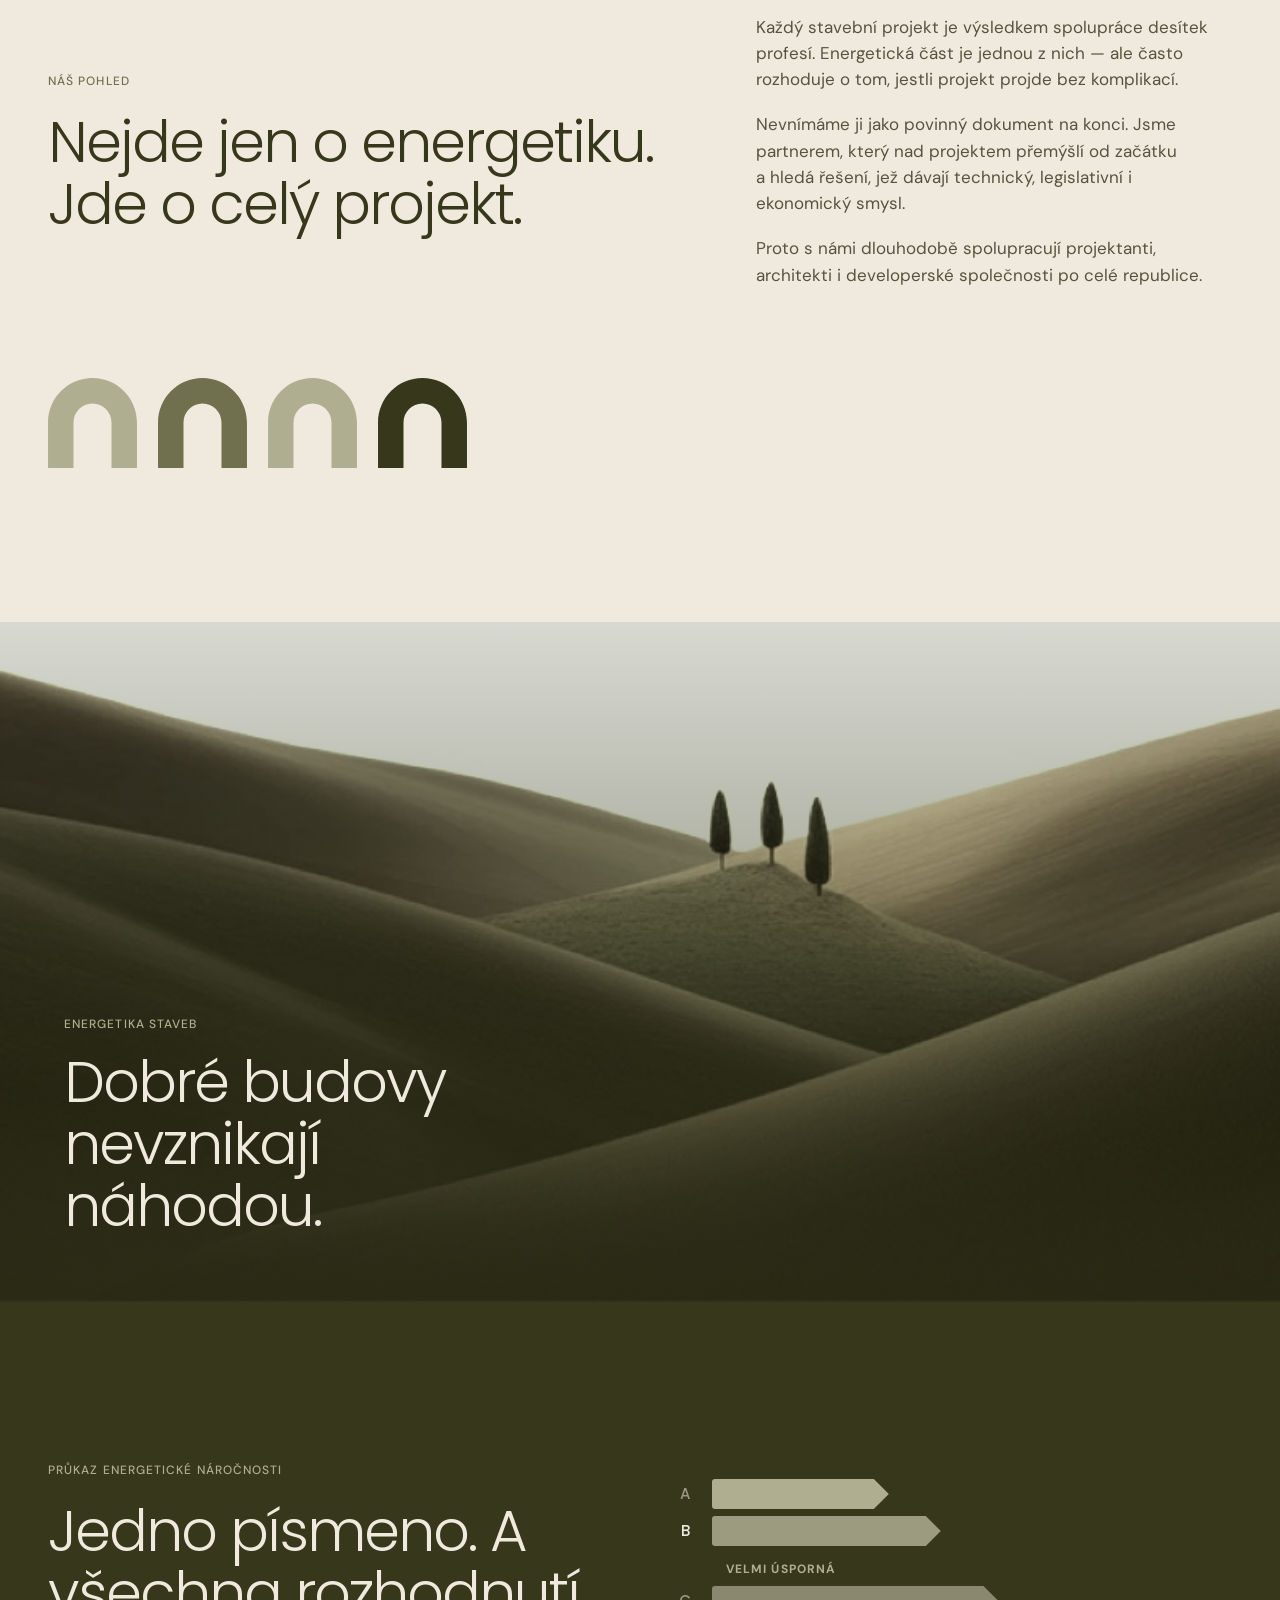
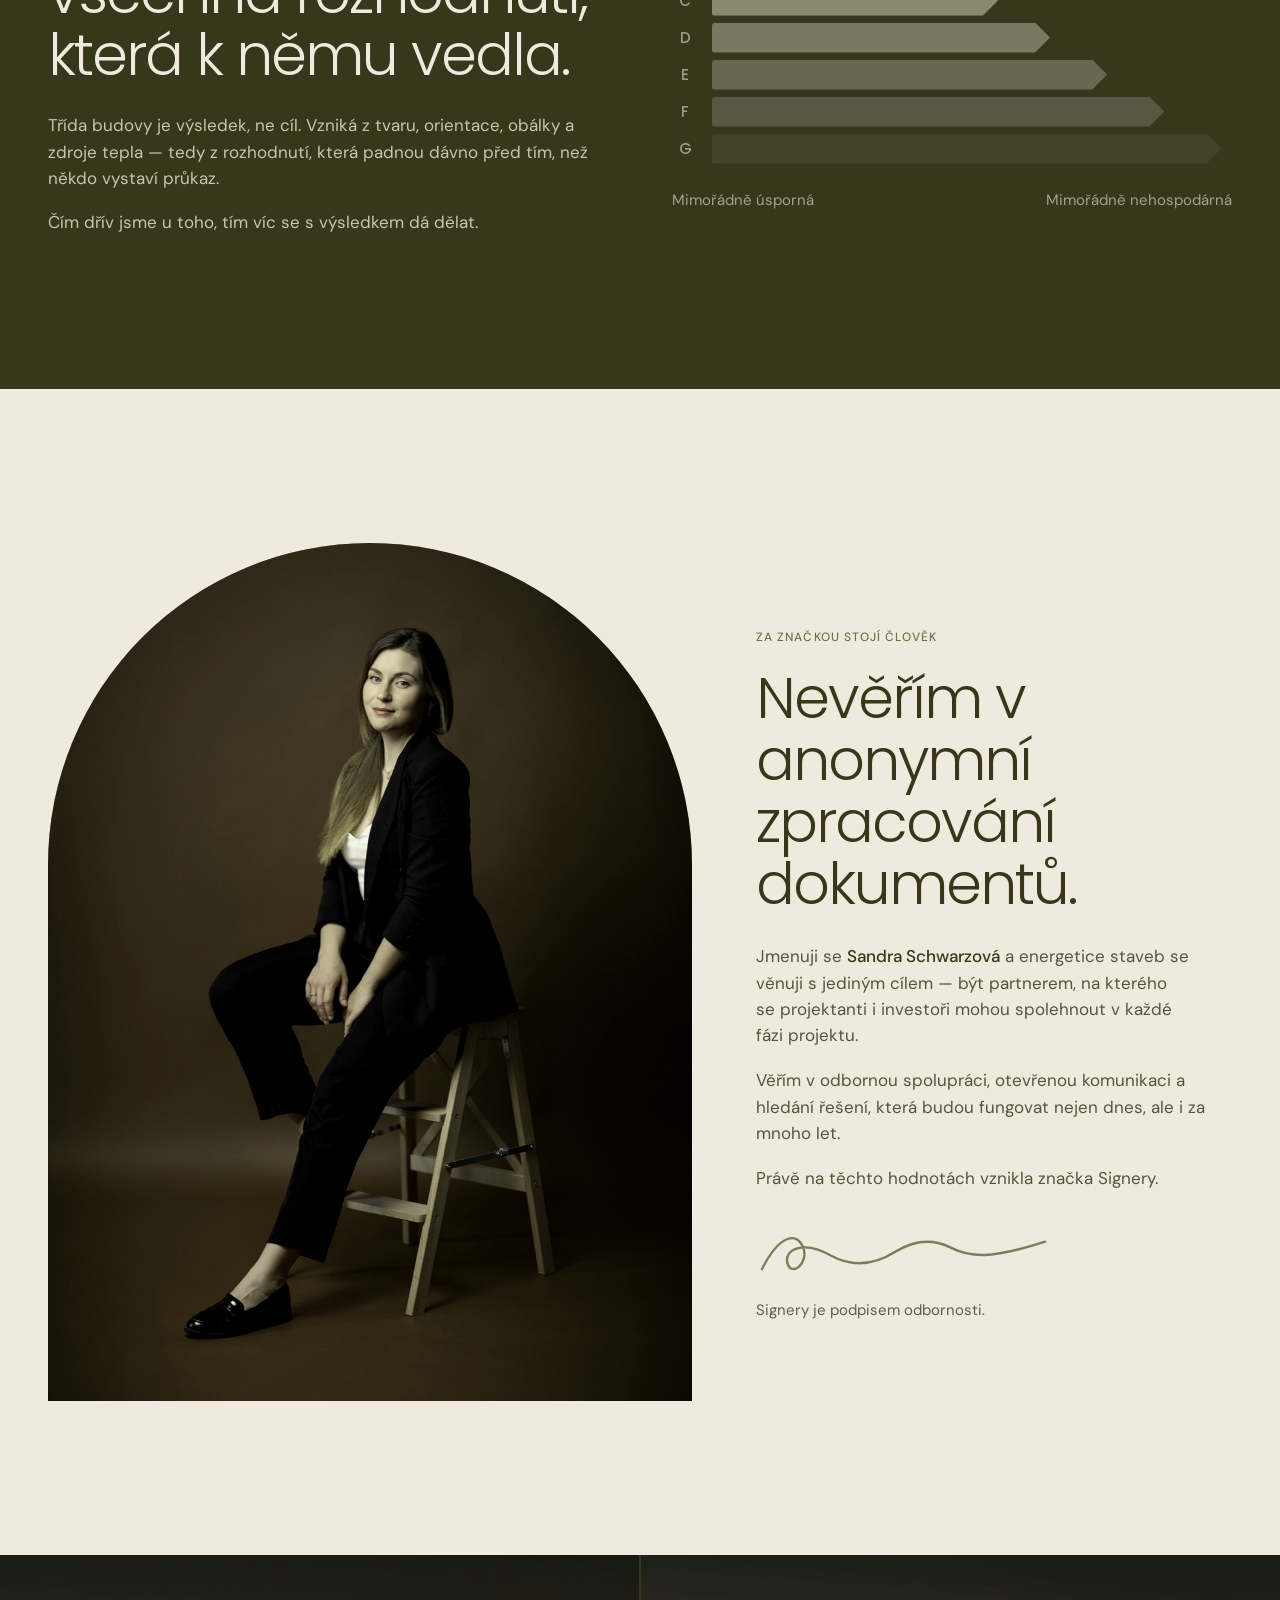
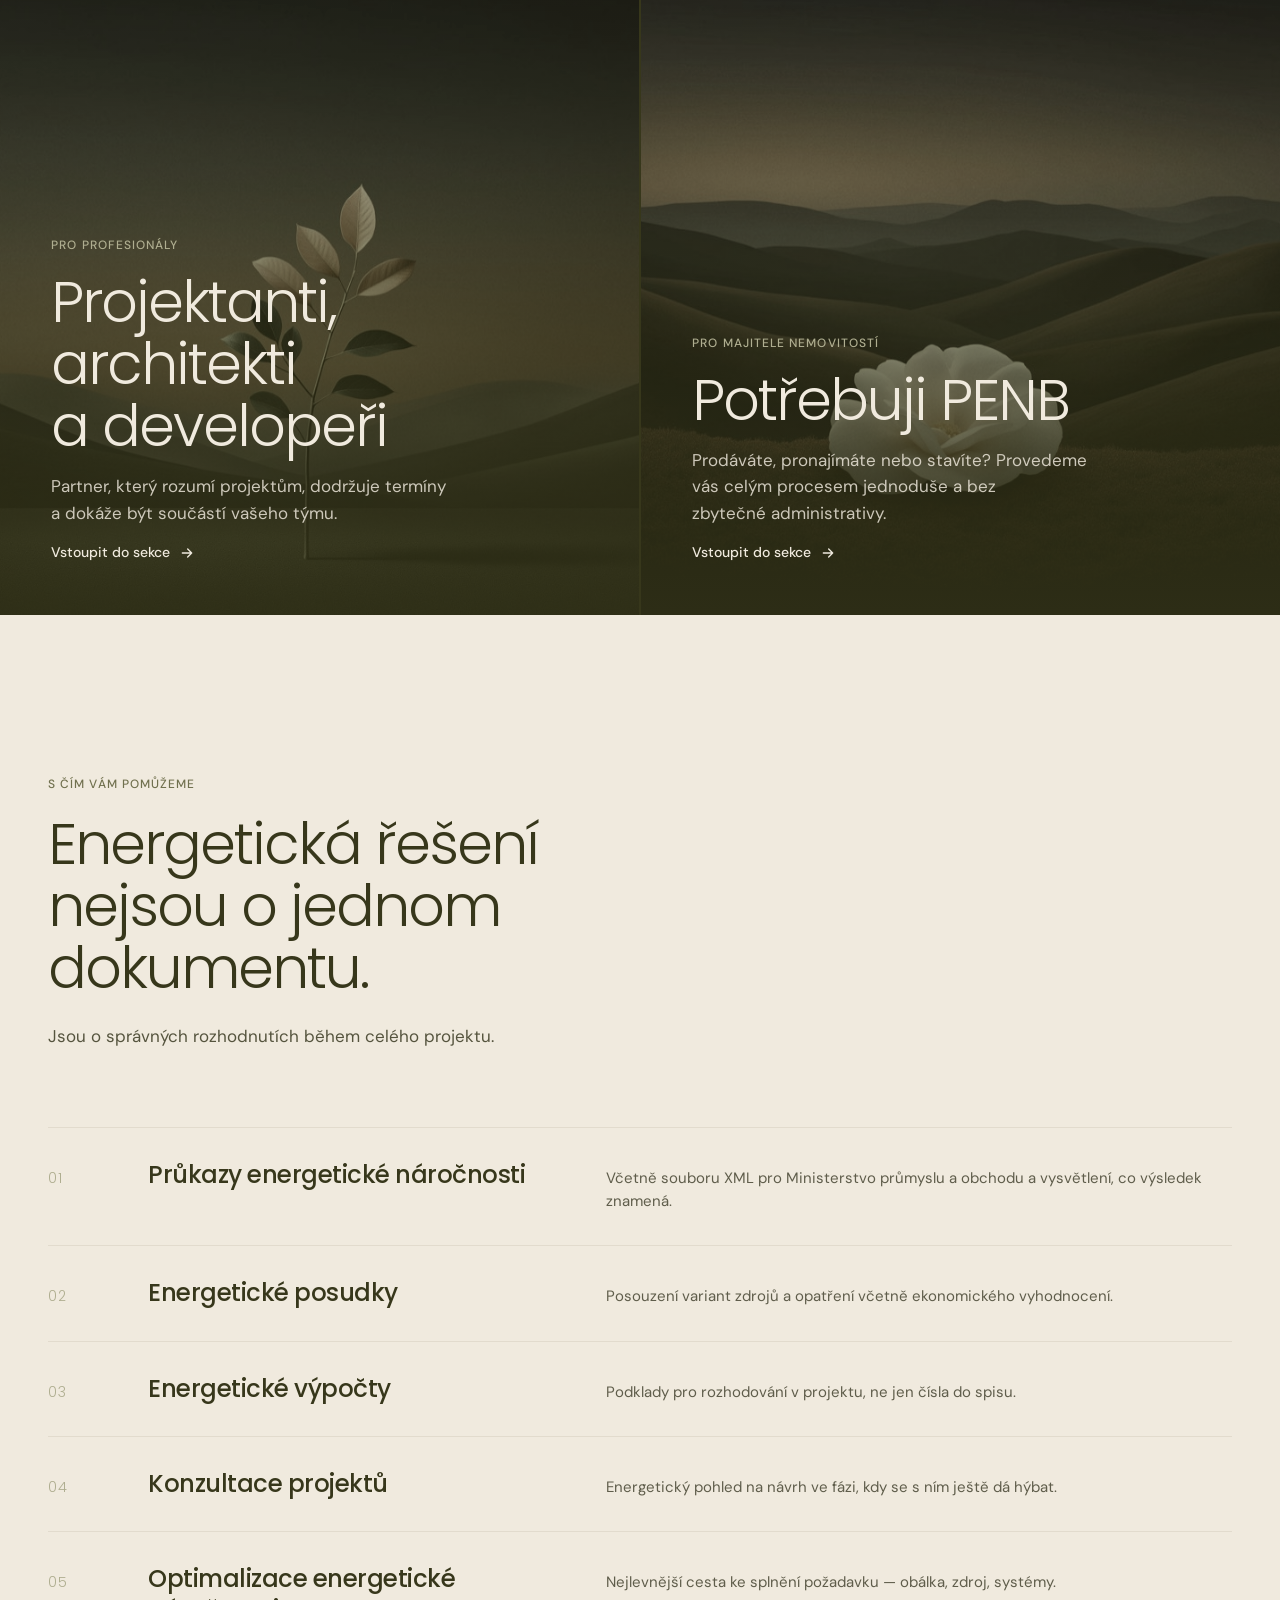
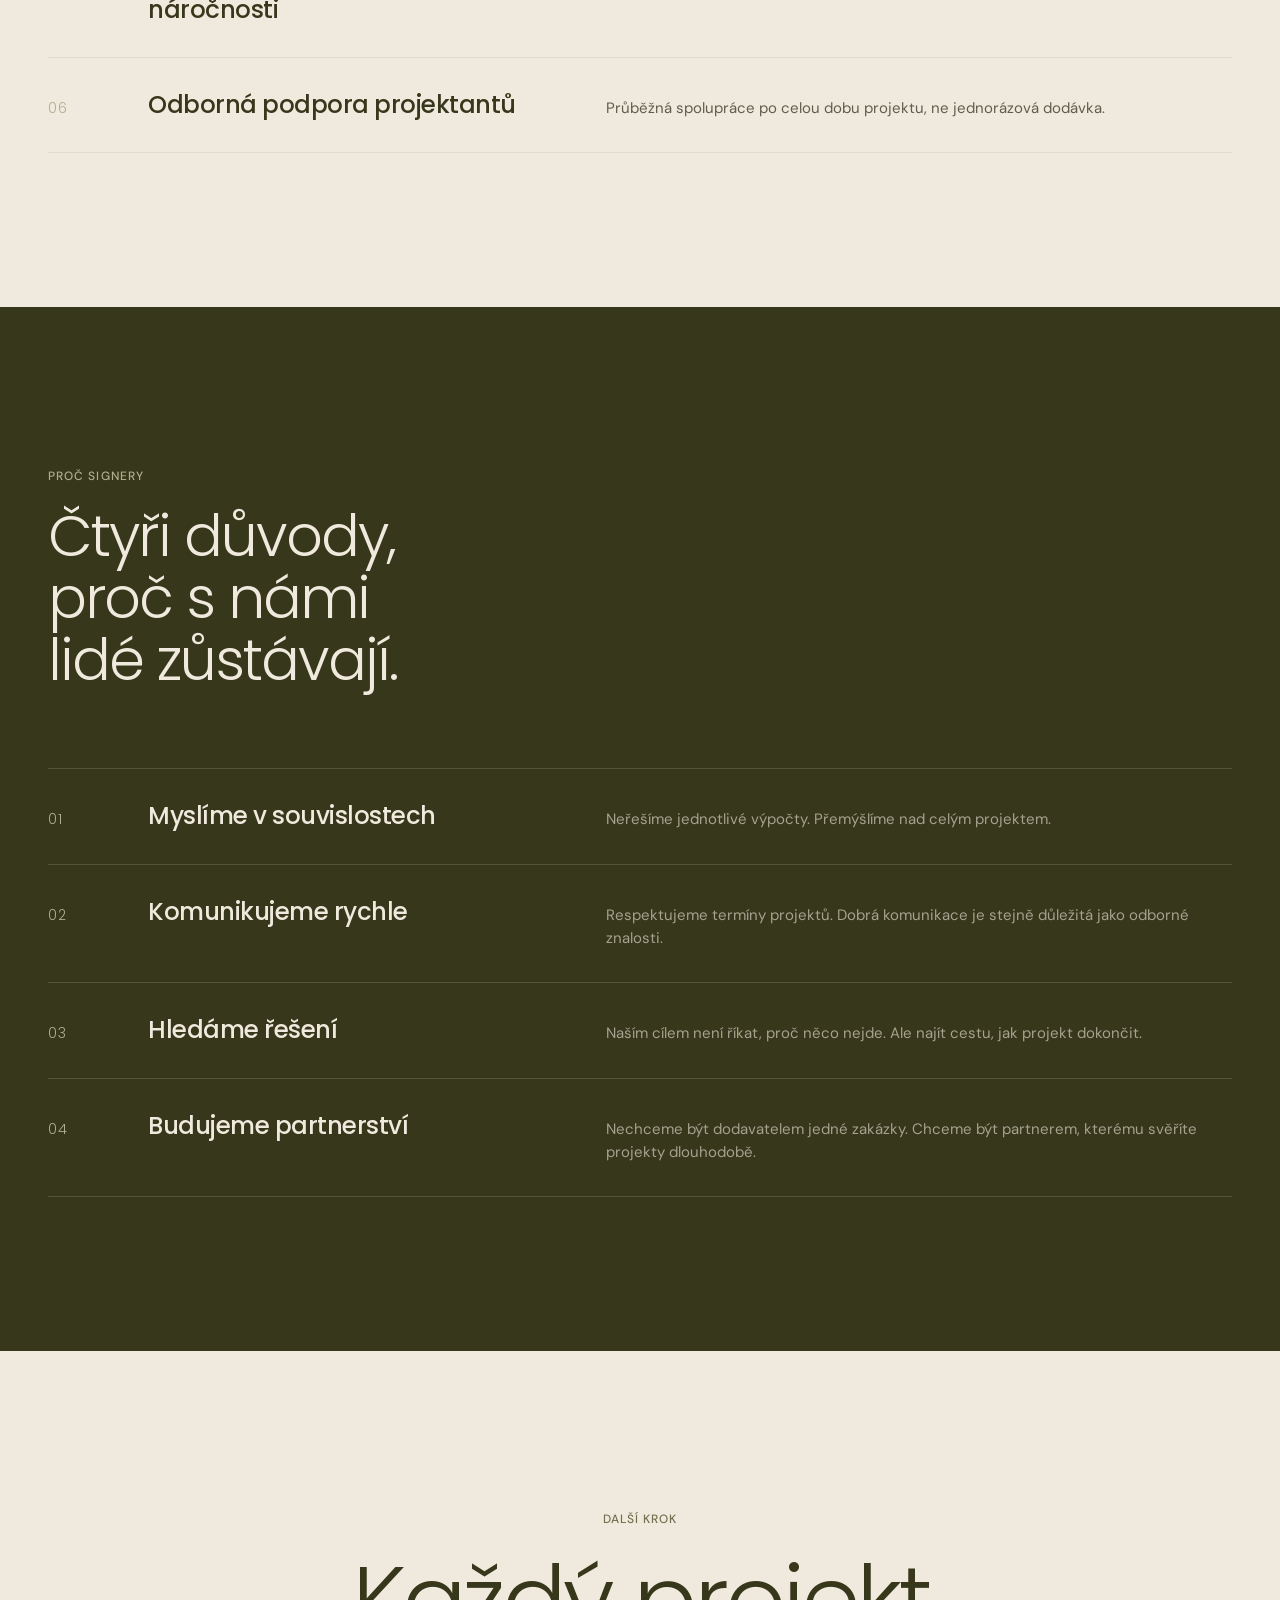
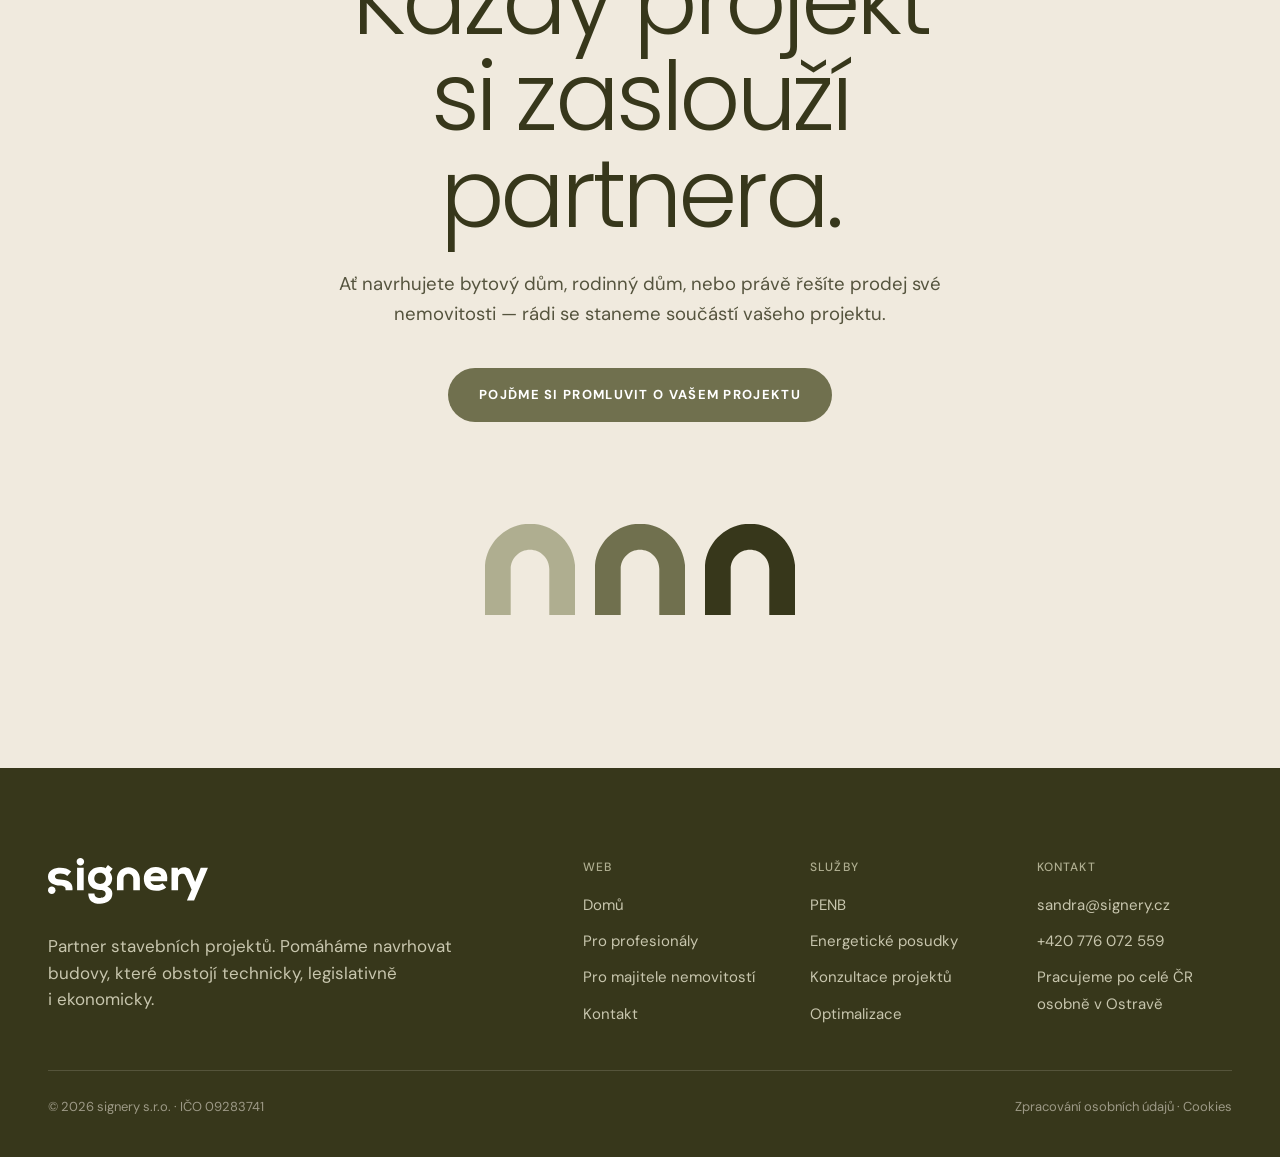
<file: varianta-b/index.html>
<!doctype html>
<html lang="cs" class="no-js" data-photos="brand">
<head>
<meta charset="utf-8">
<meta name="viewport" content="width=device-width, initial-scale=1">
<title>Signery — Partner stavebních projektů · varianta B</title>
<meta name="description" content="Druhý návrh webu Signery. Kinematografický směr: web otevírá tmou a rozpouští se do světla.">
<meta name="robots" content="noindex">
<link rel="icon" href="../assets/img/favicon.svg" type="image/svg+xml">
<link rel="preconnect" href="https://fonts.googleapis.com">
<link rel="preconnect" href="https://fonts.gstatic.com" crossorigin>
<link rel="stylesheet" href="https://fonts.googleapis.com/css2?family=DM+Sans:wght@400;500;700&family=Poppins:wght@300;400;500;600&display=swap">
<link rel="stylesheet" href="style.css?v=202609072107">
<script>document.documentElement.className = document.documentElement.className.replace('no-js', 'js');</script>
</head>
<body>

<a class="skip-link" href="#main">Přeskočit na obsah</a>

<!-- ================= OTVÍRACÍ SEKVENCE =================
     Oblouk je výřez z písmene „n" ve wordmarku. Vykreslí se proto přesně
     na svém místě — jako by se logo rýsovalo — a zbytek značky doroste kolem. -->
<div class="intro" data-intro role="presentation">
  <div class="intro__inner">
      <svg class="intro__svg" viewBox="0 0 689 198" aria-hidden="true">
        <g class="intro__zoom">
        <!-- Pomocné čáry a kóty: rýsování jako v technickém výkresu -->
        <g class="intro__guides" stroke="currentColor" fill="none" vector-effect="non-scaling-stroke">
          <line class="g-base" x1="40" y1="139" x2="649" y2="139" pathLength="1"/>
          <line class="g-axis" x1="346.25" y1="18" x2="346.25" y2="176" pathLength="1"/>

          <!-- šířka oblouku -->
          <line class="g-dim g-dim--w" x1="296.93" y1="160" x2="395.57" y2="160" pathLength="1"/>
          <line class="g-tick" x1="296.93" y1="153" x2="296.93" y2="167" pathLength="1"/>
          <line class="g-tick" x1="395.57" y1="153" x2="395.57" y2="167" pathLength="1"/>

          <!-- výška oblouku -->
          <line class="g-dim g-dim--h" x1="276" y1="39.37" x2="276" y2="138.99" pathLength="1"/>
          <line class="g-tick" x1="269" y1="39.37" x2="283" y2="39.37" pathLength="1"/>
          <line class="g-tick" x1="269" y1="138.99" x2="283" y2="138.99" pathLength="1"/>

          <!-- poloměr -->
          <line class="g-rad" x1="346.25" y1="88.68" x2="384.05" y2="57.0" pathLength="1"/>
          <circle class="g-dot" cx="346.25" cy="88.68" r="2.2" fill="currentColor" stroke="none"/>
        </g>

        <g class="intro__labels" fill="currentColor">
          <text x="346.25" y="176" text-anchor="middle">98,6</text>
          <text x="262" y="88.68" text-anchor="end" dominant-baseline="middle">99,6</text>
          <text x="392" y="50" text-anchor="start">R 49,3</text>
        </g>

        <!-- Oblouk = písmeno „n" z wordmarku, na svém skutečném místě -->
        <g class="intro__arch"><g transform="matrix(1,0,0,1,-8234.469315,-638.051472)"><g transform="matrix(1,0,0,1,7298.867658,16.58546)"><g transform="matrix(1,0,0,1,-12730.191641,-1140.608381)"> <path pathLength="1" d="M13962.724,1850.757C13962.724,1823.539 13984.822,1801.441 14012.04,1801.441C14039.259,1801.441 14061.356,1823.539 14061.356,1850.757L14061.356,1901.065L14033.105,1901.065L14033.105,1850.757C14033.105,1839.131 14023.666,1829.692 14012.04,1829.692C14000.414,1829.692 13990.975,1839.131 13990.975,1850.757L13990.975,1901.065L13962.724,1901.065L13962.724,1850.757Z"></path> </g></g></g></g>

        <!-- Zbytek wordmarku -->
        <g class="intro__rest"><g transform="matrix(1,0,0,1,-8234.469315,-638.051472)"><g transform="matrix(1,0,0,1,7298.867658,16.58546)"><g transform="matrix(1.017745,0,0,1.017745,-641.070261,-818.607847)"> <path d="M1623.42,1551.534C1623.42,1549.186 1623.399,1547.791 1623.366,1545.388C1623.253,1537.037 1616.488,1532.369 1599.293,1531.387C1576.449,1529.667 1549.182,1521.316 1549.182,1493.804C1549.182,1465.801 1578.168,1455.975 1600.276,1455.975C1619.19,1455.975 1633.437,1459.66 1647.439,1471.942L1630.735,1491.593C1622.138,1483.487 1612.312,1480.785 1600.767,1480.785C1586.52,1480.785 1578.659,1485.206 1578.659,1492.821C1578.659,1500.682 1585.783,1505.103 1601.258,1506.086C1624.103,1507.56 1653.089,1512.718 1653.089,1544.897C1653.089,1547.148 1652.895,1549.366 1652.508,1551.534L1623.42,1551.534Z"></path> </g><g transform="matrix(1.017745,0,0,1.017745,-641.070261,-848.103521)"> <path d="M1700.113,1484.763L1700.113,1580.515L1672.258,1580.515L1672.258,1484.763L1700.113,1484.763ZM1670.323,1459.616C1670.323,1438.725 1702.047,1438.725 1702.047,1459.616C1702.047,1480.507 1670.323,1480.507 1670.323,1459.616Z" style="fill-rule:nonzero;"></path> </g><g transform="matrix(1.017745,0,0,1.017745,-764.360687,-725.05908)"> <path d="M1670.323,1459.616C1670.323,1438.725 1702.047,1438.725 1702.047,1459.616C1702.047,1480.507 1670.323,1480.507 1670.323,1459.616Z" style="fill-rule:nonzero;"></path> </g><g transform="matrix(1.017745,0,0,1.017745,-641.070261,-848.103521)"> <path d="M1719.65,1593.669C1719.263,1621.137 1736.479,1637.579 1769.557,1637.579C1795.865,1637.579 1821.399,1623.845 1821.399,1595.41C1821.399,1589.8 1821.399,1574.132 1800.121,1564.653C1814.048,1557.496 1820.238,1544.729 1820.625,1531.188C1821.012,1521.71 1817.53,1511.844 1810.76,1503.72L1822.946,1489.212L1802.829,1473.737L1792.383,1487.278C1786.193,1483.022 1776.715,1482.055 1769.944,1482.055C1743.25,1482.055 1718.296,1498.304 1718.296,1530.801C1718.296,1560.397 1738.607,1578.968 1769.944,1578.968C1787.16,1578.968 1793.157,1586.125 1793.157,1595.41C1793.157,1607.21 1781.937,1613.013 1769.557,1613.013C1756.79,1613.013 1746.538,1608.37 1745.571,1593.669L1719.65,1593.669ZM1769.944,1506.815C1783.872,1506.815 1793.931,1517.454 1793.931,1530.801C1793.931,1546.083 1782.518,1553.627 1769.944,1553.627C1755.823,1553.627 1745.184,1544.535 1745.184,1530.801C1745.184,1515.326 1755.823,1506.815 1769.944,1506.815Z" style="fill-rule:nonzero;"></path> </g><g transform="matrix(1.017745,0,0,1.017745,-641.070261,-848.103521)"> <path d="M2053.138,1541.827C2059.135,1502.753 2037.857,1482.442 2005.359,1482.442C1974.215,1482.442 1954.678,1502.753 1954.678,1531.769C1954.678,1562.332 1973.635,1582.643 2008.261,1582.643C2022.575,1582.643 2039.017,1578.581 2049.27,1568.522L2033.601,1551.112C2026.831,1556.916 2016.385,1558.656 2008.841,1558.656C1993.172,1558.656 1984.274,1551.112 1982.92,1541.827L2053.138,1541.827ZM1982.92,1521.516C1985.628,1512.038 1994.14,1506.235 2005.359,1506.235C2016.965,1506.235 2027.604,1511.071 2028.185,1521.516L1982.92,1521.516Z" style="fill-rule:nonzero;"></path> </g><g transform="matrix(1.017745,0,0,1.017745,-641.070261,-848.103521)"> <path d="M2131.972,1519.77C2128.461,1511.448 2123.798,1510.458 2116.688,1510.414C2108.863,1510.366 2099.457,1515.915 2099.564,1530.801L2099.564,1580.515L2071.708,1580.515L2071.708,1485.15L2097.629,1485.15L2099.757,1495.595C2106.14,1486.697 2114.675,1483.529 2125.291,1482.829C2133.007,1482.32 2139.754,1484.607 2145.496,1488.753C2146.694,1489.618 2151.014,1492.426 2153.952,1499.971L2171.807,1545.116L2195.213,1484.956L2225.97,1484.956L2167.358,1623.458L2136.988,1623.458L2156.719,1577.613L2131.972,1519.77Z"></path> </g></g></g></g>
              </g>
      </svg>
    <p class="intro__caption"><span>Oblouk vychází z písmene</span> <b>n</b></p>
  </div>
  <button class="intro__skip" type="button" data-intro-skip>Přeskočit</button>
</div>


<!-- ================= NAVIGACE ================= -->
<nav class="nav" data-nav aria-label="Hlavní navigace">
  <a class="logo" href="index.html" aria-label="Signery — domů">
    <img src="../assets/img/logo/wordmark-white.svg" alt="signery" width="689" height="198">
  </a>
  <div class="nav__links">
    <a class="nav__link" href="index.html" aria-current="page">Domů</a>
    <a class="nav__link" href="../pro-profesionaly.html">Pro profesionály</a>
    <a class="nav__link" href="../pro-majitele.html">Pro majitele nemovitostí</a>
    <a class="nav__link" href="../kontakt.html">Kontakt</a>
  </div>
  <div class="nav__actions">
    <a class="btn btn--primary btn--sm nav__cta" href="../kontakt.html">Pojďme si promluvit</a>
    <button class="nav__toggle" type="button" data-menu-toggle aria-expanded="false" aria-controls="menu" aria-label="Otevřít menu">
      <span></span><span></span><span></span>
    </button>
  </div>
</nav>

<div class="menu" id="menu" data-menu data-open="false">
  <a href="index.html">Domů</a>
  <a href="../pro-profesionaly.html">Pro profesionály</a>
  <a href="../pro-majitele.html">Pro majitele nemovitostí</a>
  <a href="../kontakt.html">Kontakt</a>
  <div class="menu__foot">
    <a class="btn btn--primary" href="../kontakt.html">Pojďme si promluvit</a>
    <a class="body-sm" href="mailto:sandra@signery.cz" style="color:var(--ink-on-dark)">sandra@signery.cz</a>
  </div>
</div>

<main id="main">

  <!-- ================= ÚVODNÍ SEKVENCE =================
       Snímek se zvětší přes celou plochu, rozostří se, objeví se druhý
       titulek a nakonec plocha přejde do Linen. -->
  <section class="stage" data-stage>
    <div class="stage__sticky">

      <div class="stage__media" aria-hidden="true">
        <div class="stage__frame">
          <img src="img/strom.jpg"
               srcset="img/strom@1000.jpg 1000w, img/strom.jpg 1920w"
               sizes="120vw"
               alt="" fetchpriority="high" decoding="async">
          <div class="stage__veil"></div>
        </div>
      </div>

      <div class="stage__copy">
        <div class="stage__layer stage__one">
          <span class="label stage__eyebrow">Signery</span>
          <p class="display">Každý projekt<br>nese svůj podpis.</p>
        </div>

        <div class="stage__layer stage__two">
          <h1 class="display">Partner stavebních projektů.</h1>
          <p class="lead stage__sub">
            Pomáháme projektantům, architektům, developerům i majitelům nemovitostí
            řešit energetickou stránku staveb.
          </p>
        </div>
      </div>

      <div class="stage__scroll" aria-hidden="true">
        <span>Scrollujte</span>
        <i></i>
      </div>

      <div class="stage__sheet" aria-hidden="true"></div>
    </div>
  </section>

  <!-- ================= MANIFEST ================= -->
  <section class="light section" id="pristup">
    <div class="wrap">
      <div class="split split--media-wide">
        <div data-reveal>
          <span class="label">Náš pohled</span>
          <h2 class="h2 measure" style="margin-top:18px">Nejde jen o energetiku. Jde o celý projekt.</h2>
        </div>
        <div class="prose body" data-reveal data-reveal-delay="120">
          <p>
            Každý stavební projekt je výsledkem spolupráce desítek profesí.
            Energetická část je jednou z nich — ale často rozhoduje o tom,
            jestli projekt projde bez komplikací.
          </p>
          <p>
            Nevnímáme ji jako povinný dokument na konci. Jsme partnerem,
            který nad projektem přemýšlí od začátku a hledá řešení,
            jež dávají technický, legislativní i ekonomický smysl.
          </p>
          <p>
            Proto s námi dlouhodobě spolupracují projektanti, architekti
            i developerské společnosti po celé republice.
          </p>
        </div>
      </div>

      <div class="arch-row" aria-hidden="true" style="margin-top:clamp(56px,7vw,96px);color:var(--sage)" data-reveal>
        <span class="arch"></span>
        <span class="arch" style="color:var(--moss)"></span>
        <span class="arch"></span>
        <span class="arch" style="color:var(--olive)"></span>
      </div>
    </div>
  </section>

  <!-- ================= FOTOGRAFICKÝ PÁS ================= -->
  <section class="band" data-reveal>
    <img src="img/pas-kopce.jpg" alt="Krajina zvlněných kopců v podvečerním světle" loading="lazy" decoding="async">
    <div class="band__veil"></div>
    <div class="band__copy">
      <span class="label" style="color:var(--sage)">Energetika staveb</span>
      <p class="h2" style="margin-top:16px">Dobré budovy nevznikají náhodou.</p>
    </div>
  </section>

  <!-- ================= ŠKÁLA TŘÍD ================= -->
  <section class="dark section">
    <div class="wrap">
      <div class="split">
        <div data-reveal>
          <span class="label">Průkaz energetické náročnosti</span>
          <h2 class="h2 measure" style="margin-top:18px">Jedno písmeno. A všechna rozhodnutí, která k němu vedla.</h2>
          <p class="body measure-lead" style="margin-top:26px">
            Třída budovy je výsledek, ne cíl. Vzniká z tvaru, orientace, obálky
            a zdroje tepla — tedy z rozhodnutí, která padnou dávno před tím,
            než někdo vystaví průkaz.
          </p>
          <p class="body measure-lead" style="margin-top:18px">
            Čím dřív jsme u toho, tím víc se s výsledkem dá dělat.
          </p>
        </div>

        <div class="scale" data-reveal data-reveal-delay="120">
          <div class="scale__row">
            <span class="scale__letter">A</span>
            <span class="scale__bar" style="--w:34%;--c:#afae90"></span>
          </div>
          <div class="scale__row scale__row--on">
            <span class="scale__letter">B</span>
            <span class="scale__bar" style="--w:44%;--c:#9c9b7f;transition-delay:.08s"></span>
            <span class="scale__tag" style="grid-column:2">Velmi úsporná</span>
          </div>
          <div class="scale__row">
            <span class="scale__letter">C</span>
            <span class="scale__bar" style="--w:55%;--c:#8a8970;transition-delay:.16s"></span>
          </div>
          <div class="scale__row">
            <span class="scale__letter">D</span>
            <span class="scale__bar" style="--w:65%;--c:#797961;transition-delay:.24s"></span>
          </div>
          <div class="scale__row">
            <span class="scale__letter">E</span>
            <span class="scale__bar" style="--w:76%;--c:#686852;transition-delay:.32s"></span>
          </div>
          <div class="scale__row">
            <span class="scale__letter">F</span>
            <span class="scale__bar" style="--w:87%;--c:#575744;transition-delay:.4s"></span>
          </div>
          <div class="scale__row">
            <span class="scale__letter">G</span>
            <span class="scale__bar" style="--w:98%;--c:#43432a;transition-delay:.48s"></span>
          </div>

          <div class="scale__foot">
            <span class="body-sm">Mimořádně úsporná</span>
            <span class="body-sm">Mimořádně nehospodárná</span>
          </div>
        </div>
      </div>
    </div>
  </section>

  <!-- ================= SANDRA ================= -->
  <section class="light section" id="sandra">
    <div class="wrap">
      <div class="split split--media-wide">
        <div class="shot shot--tall shot--arch" data-reveal>
          <img src="../assets/img/photo/sandra-schwarzova.jpg"
               srcset="../assets/img/photo/sandra-schwarzova@900.jpg 533w, ../assets/img/photo/sandra-schwarzova.jpg 1067w"
               sizes="(min-width: 900px) 46vw, 92vw"
               alt="Sandra Schwarzová, zakladatelka Signery" loading="lazy" decoding="async">
        </div>

        <div data-reveal data-reveal-delay="120">
          <span class="label">Za značkou stojí člověk</span>
          <h2 class="h2" style="margin-top:18px">Nevěřím v anonymní zpracování dokumentů.</h2>

          <div class="prose body measure-lead" style="margin-top:28px">
            <p>
              Jmenuji se <strong style="color:var(--olive);font-weight:500">Sandra Schwarzová</strong>
              a energetice staveb se věnuji s jediným cílem — být partnerem,
              na kterého se projektanti i investoři mohou spolehnout v každé fázi projektu.
            </p>
            <p>
              Věřím v odbornou spolupráci, otevřenou komunikaci a hledání řešení,
              která budou fungovat nejen dnes, ale i za mnoho let.
            </p>
            <p>Právě na těchto hodnotách vznikla značka Signery.</p>
          </div>

          <svg class="sig" viewBox="0 0 300 62" aria-hidden="true" style="margin-top:32px;color:var(--moss)">
            <path d="M6 46C24 10 42 8 48 24c6 16-12 30-16 16C28 26 48 16 76 32c22 12 44 10 66-4 18-11 36-14 56-4 20 10 40 12 96-6"/>
          </svg>
          <p class="body-sm" style="margin-top:14px">Signery je podpisem odbornosti.</p>
        </div>
      </div>
    </div>
  </section>

  <!-- ================= ROZCESTÍ ================= -->
  <section class="paths" aria-label="Vyberte cestu podle svého projektu">
    <a class="path" href="../pro-profesionaly.html">
      <img src="img/vetev.jpg" srcset="img/vetev@1000.jpg 1000w, img/vetev.jpg 1920w"
           sizes="(min-width: 860px) 50vw, 100vw"
           alt="Větev s listy v tlumené krajině" loading="lazy" decoding="async">
      <div class="path__veil"></div>
      <div class="path__copy">
        <span class="label" style="color:var(--sage)">Pro profesionály</span>
        <p class="h2">Projektanti, architekti a developeři</p>
        <p class="body">
          Partner, který rozumí projektům, dodržuje termíny
          a dokáže být součástí vašeho týmu.
        </p>
        <span class="link-arrow" style="color:var(--linen)">
          Vstoupit do sekce
          <svg viewBox="0 0 24 24" fill="none" stroke="currentColor" stroke-width="2" stroke-linecap="round" stroke-linejoin="round" aria-hidden="true"><path d="M5 12h14M13 6l6 6-6 6"/></svg>
        </span>
      </div>
    </a>

    <a class="path" href="../pro-majitele.html">
      <img src="img/ruze.jpg" srcset="img/ruze@1000.jpg 1000w, img/ruze.jpg 1920w"
           sizes="(min-width: 860px) 50vw, 100vw"
           alt="Světlý květ v tlumené krajině" loading="lazy" decoding="async">
      <div class="path__veil"></div>
      <div class="path__copy">
        <span class="label" style="color:var(--sage)">Pro majitele nemovitostí</span>
        <p class="h2">Potřebuji PENB</p>
        <p class="body">
          Prodáváte, pronajímáte nebo stavíte? Provedeme vás celým procesem
          jednoduše a bez zbytečné administrativy.
        </p>
        <span class="link-arrow" style="color:var(--linen)">
          Vstoupit do sekce
          <svg viewBox="0 0 24 24" fill="none" stroke="currentColor" stroke-width="2" stroke-linecap="round" stroke-linejoin="round" aria-hidden="true"><path d="M5 12h14M13 6l6 6-6 6"/></svg>
        </span>
      </div>
    </a>
  </section>

  <!-- ================= SLUŽBY ================= -->
  <section class="light section" id="sluzby">
    <div class="wrap">
      <div style="max-width:34rem" data-reveal>
        <span class="label">S čím vám pomůžeme</span>
        <h2 class="h2" style="margin-top:18px">Energetická řešení nejsou o jednom dokumentu.</h2>
        <p class="body" style="margin-top:24px">
          Jsou o správných rozhodnutích během celého projektu.
        </p>
      </div>

      <div class="list" style="margin-top:clamp(48px,6vw,80px)">
        <div class="list__item" data-reveal>
          <span class="list__no">01</span>
          <h3 class="h3">Průkazy energetické náročnosti</h3>
          <p class="body-sm">Včetně souboru XML pro Ministerstvo průmyslu a obchodu a vysvětlení, co výsledek znamená.</p>
        </div>
        <div class="list__item" data-reveal data-reveal-delay="60">
          <span class="list__no">02</span>
          <h3 class="h3">Energetické posudky</h3>
          <p class="body-sm">Posouzení variant zdrojů a opatření včetně ekonomického vyhodnocení.</p>
        </div>
        <div class="list__item" data-reveal data-reveal-delay="120">
          <span class="list__no">03</span>
          <h3 class="h3">Energetické výpočty</h3>
          <p class="body-sm">Podklady pro rozhodování v projektu, ne jen čísla do spisu.</p>
        </div>
        <div class="list__item" data-reveal data-reveal-delay="180">
          <span class="list__no">04</span>
          <h3 class="h3">Konzultace projektů</h3>
          <p class="body-sm">Energetický pohled na návrh ve fázi, kdy se s ním ještě dá hýbat.</p>
        </div>
        <div class="list__item" data-reveal data-reveal-delay="240">
          <span class="list__no">05</span>
          <h3 class="h3">Optimalizace energetické náročnosti</h3>
          <p class="body-sm">Nejlevnější cesta ke splnění požadavku — obálka, zdroj, systémy.</p>
        </div>
        <div class="list__item" data-reveal data-reveal-delay="300">
          <span class="list__no">06</span>
          <h3 class="h3">Odborná podpora projektantů</h3>
          <p class="body-sm">Průběžná spolupráce po celou dobu projektu, ne jednorázová dodávka.</p>
        </div>
      </div>
    </div>
  </section>

  <!-- ================= PROČ SIGNERY ================= -->
  <section class="dark section">
    <div class="wrap">
      <div style="max-width:32rem" data-reveal>
        <span class="label">Proč Signery</span>
        <h2 class="h2" style="margin-top:18px">Čtyři důvody, proč s námi lidé zůstávají.</h2>
      </div>

      <div class="list" style="margin-top:clamp(48px,6vw,80px)">
        <div class="list__item" data-reveal>
          <span class="list__no">01</span>
          <h3 class="h3">Myslíme v souvislostech</h3>
          <p class="body-sm">Neřešíme jednotlivé výpočty. Přemýšlíme nad celým projektem.</p>
        </div>
        <div class="list__item" data-reveal data-reveal-delay="60">
          <span class="list__no">02</span>
          <h3 class="h3">Komunikujeme rychle</h3>
          <p class="body-sm">Respektujeme termíny projektů. Dobrá komunikace je stejně důležitá jako odborné znalosti.</p>
        </div>
        <div class="list__item" data-reveal data-reveal-delay="120">
          <span class="list__no">03</span>
          <h3 class="h3">Hledáme řešení</h3>
          <p class="body-sm">Naším cílem není říkat, proč něco nejde. Ale najít cestu, jak projekt dokončit.</p>
        </div>
        <div class="list__item" data-reveal data-reveal-delay="180">
          <span class="list__no">04</span>
          <h3 class="h3">Budujeme partnerství</h3>
          <p class="body-sm">Nechceme být dodavatelem jedné zakázky. Chceme být partnerem, kterému svěříte projekty dlouhodobě.</p>
        </div>
      </div>
    </div>
  </section>

  <!-- ================= ZÁVĚREČNÉ CTA ================= -->
  <section class="light section" style="text-align:center">
    <div class="wrap wrap-narrow">
      <div data-reveal>
        <span class="label">Další krok</span>
        <p class="display" style="margin-top:22px">Každý projekt<br>si zaslouží partnera.</p>
        <p class="lead" style="margin:28px auto 0;max-width:48ch">
          Ať navrhujete bytový dům, rodinný dům, nebo právě řešíte prodej své nemovitosti —
          rádi se staneme součástí vašeho projektu.
        </p>
        <div style="margin-top:38px">
          <a class="btn btn--primary" href="../kontakt.html">Pojďme si promluvit o vašem projektu</a>
        </div>
      </div>

      <div class="arch-row" aria-hidden="true" style="justify-content:center;margin-top:clamp(64px,8vw,120px);color:var(--sage)" data-reveal>
        <span class="arch" style="color:var(--sage)"></span>
        <span class="arch" style="color:var(--moss)"></span>
        <span class="arch" style="color:var(--olive)"></span>
      </div>
    </div>
  </section>

</main>

<!-- ================= PATIČKA ================= -->
<footer class="dark footer">
  <div class="wrap">
    <div class="footer__top">
      <div>
        <a class="logo logo--lg" href="index.html" aria-label="Signery — domů">
          <img src="../assets/img/logo/wordmark-white.svg" alt="signery" width="689" height="198">
        </a>
        <p class="body" style="margin-top:22px;max-width:34ch">
          Partner stavebních projektů. Pomáháme navrhovat budovy,
          které obstojí technicky, legislativně i ekonomicky.
        </p>
      </div>

      <div class="footer__cols">
        <div>
          <p class="footer__title">Web</p>
          <ul>
            <li><a href="index.html">Domů</a></li>
            <li><a href="../pro-profesionaly.html">Pro profesionály</a></li>
            <li><a href="../pro-majitele.html">Pro majitele nemovitostí</a></li>
            <li><a href="../kontakt.html">Kontakt</a></li>
          </ul>
        </div>
        <div>
          <p class="footer__title">Služby</p>
          <ul>
            <li><a href="#sluzby">PENB</a></li>
            <li><a href="#sluzby">Energetické posudky</a></li>
            <li><a href="#sluzby">Konzultace projektů</a></li>
            <li><a href="#sluzby">Optimalizace</a></li>
          </ul>
        </div>
        <div>
          <p class="footer__title">Kontakt</p>
          <ul>
            <li><a href="mailto:sandra@signery.cz">sandra@signery.cz</a></li>
            <li><a href="tel:+420776072559">+420 776 072 559</a></li>
            <li><span>Pracujeme po celé ČR<br>osobně v Ostravě</span></li>
          </ul>
        </div>
      </div>
    </div>

    <div class="footer__bottom">
      <span>© <span data-year>2026</span> signery s.r.o. · IČO 09283741</span>
      <span>Zpracování osobních údajů · Cookies</span>
    </div>
  </div>
</footer>

<!-- Pruh náhledu — na ostrém webu nebude -->
<div class="pv">
  <span><strong>Varianta B</strong> — kinematografický směr. Fotografie jsou ilustrační.</span>
  <button class="pv__btn" type="button" data-intro-replay>Přehrát intro</button>
  <button class="pv__btn" type="button" data-photos-toggle>Ukázat originály</button>
  <a class="pv__btn" href="../index.html">Varianta A</a>
</div>

<script src="main.js?v=202609072107"></script>
</body>
</html>
</file>
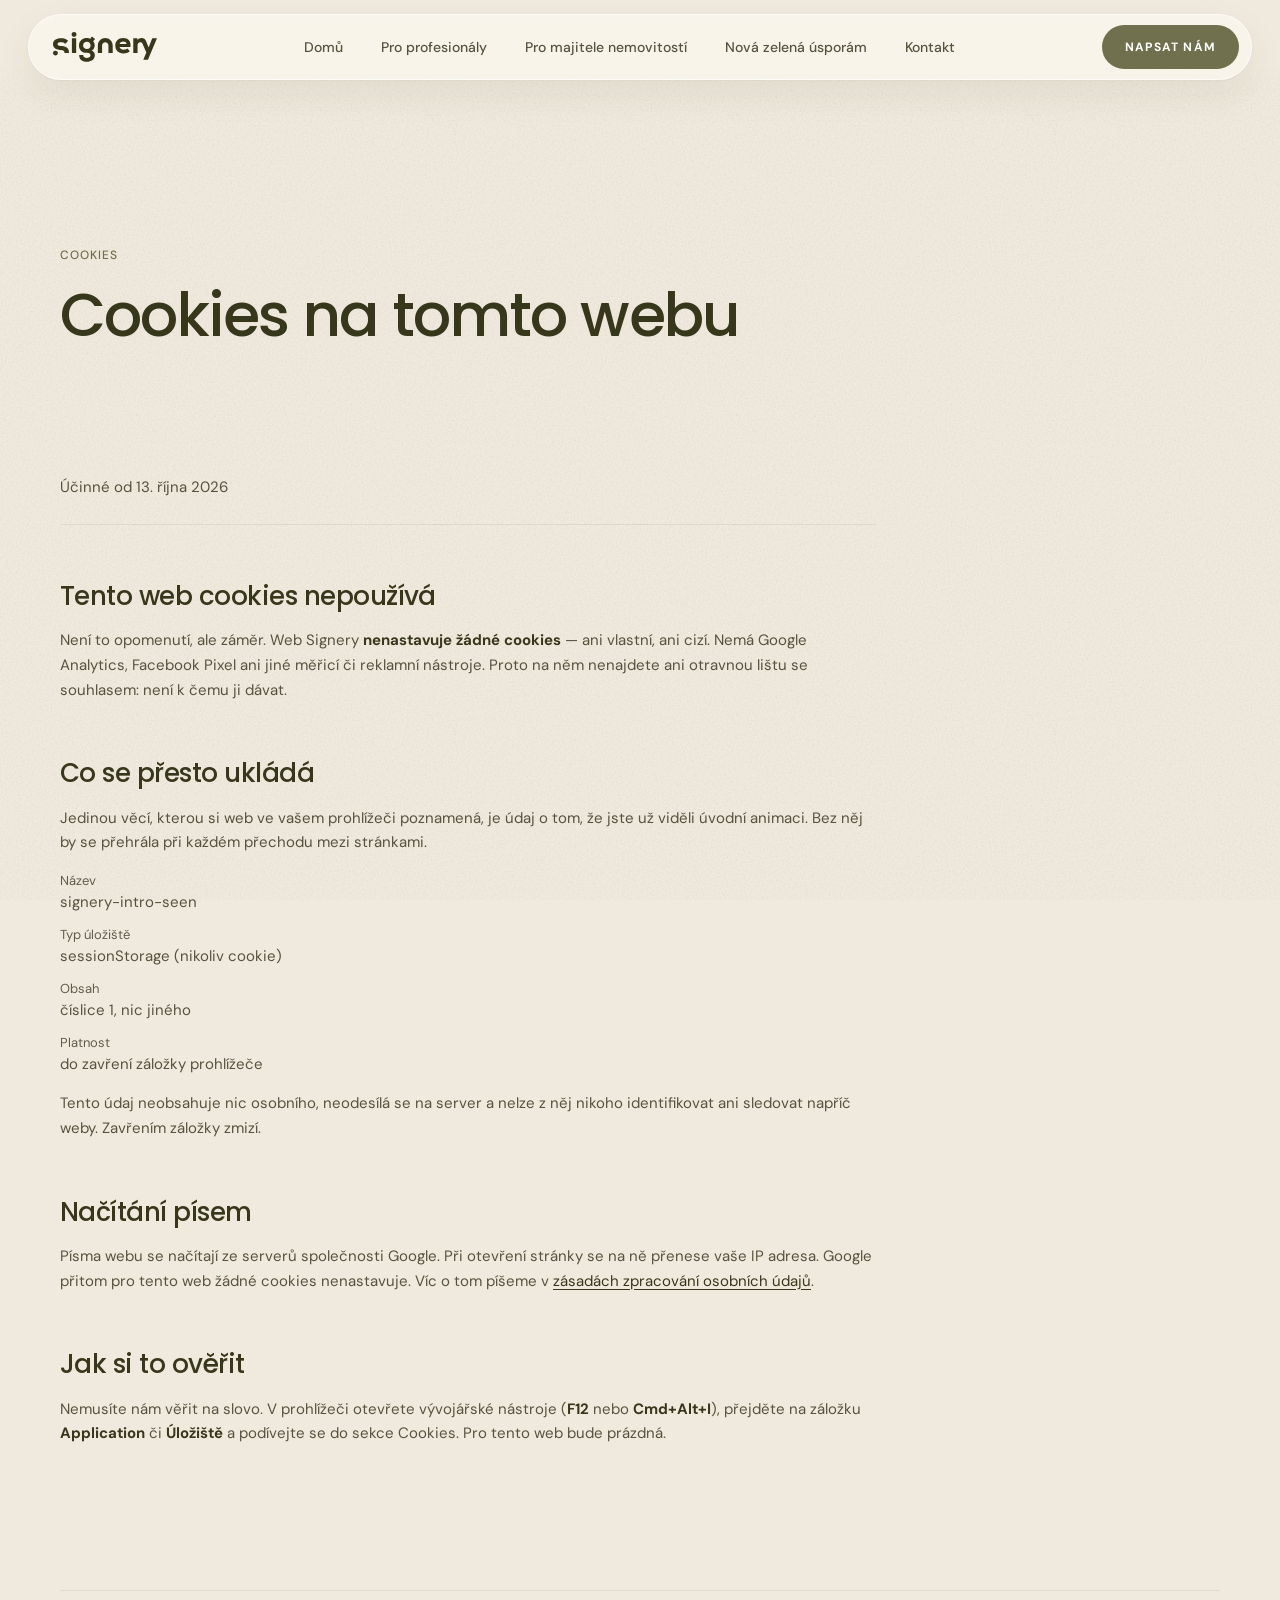
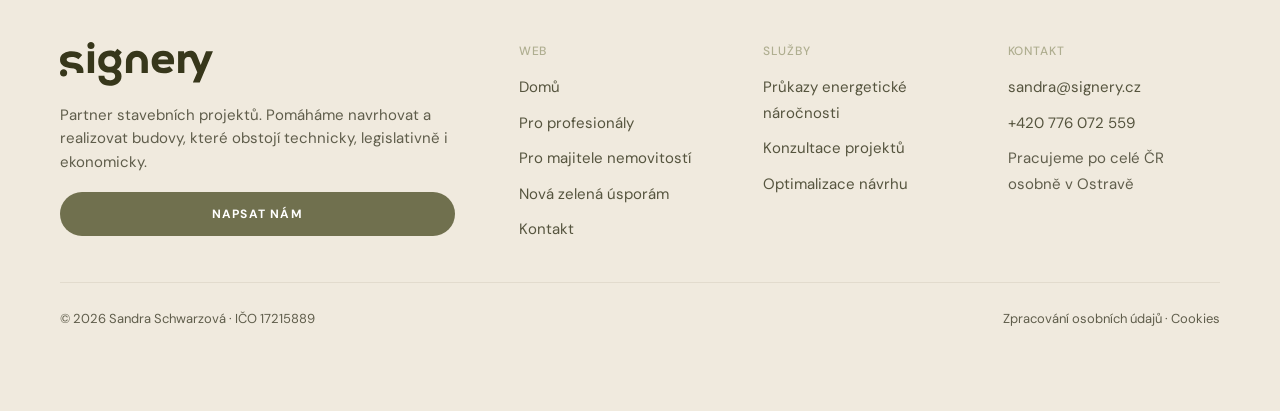
<file: cookies.html>
<!doctype html>
<html lang="cs" class="no-js">
<head>
<meta charset="utf-8">
<meta name="viewport" content="width=device-width, initial-scale=1">
<title>Cookies — Signery</title>
<meta name="description" content="Web Signery nepoužívá žádné cookies ani měřicí nástroje. Co se přesto ukládá a jak si to ověřit.">
<meta name="robots" content="noindex, follow">
<meta property="og:title" content="Cookies — Signery">
<meta property="og:locale" content="cs_CZ">
<link rel="canonical" href="https://signery.cz/cookies">
<link rel="icon" href="assets/img/favicon.svg" type="image/svg+xml">
<link rel="preconnect" href="https://fonts.googleapis.com">
<link rel="preconnect" href="https://fonts.gstatic.com" crossorigin>
<link rel="stylesheet" href="https://fonts.googleapis.com/css2?family=DM+Sans:wght@400;500;700&family=Poppins:wght@300;400;500;600&display=swap">
<link rel="stylesheet" href="assets/css/style.css?v=202610130746">
<script>document.documentElement.className = document.documentElement.className.replace('no-js', 'js');</script>
</head>
<body>

<a class="skip-link" href="#main">Přeskočit na obsah</a>

<div class="nav-outer">
  <nav class="nav" aria-label="Hlavní navigace">
    <a class="logo" href="index.html" aria-label="Signery — domů"><img class="logo__img" src="assets/img/logo/wordmark-olive.svg" alt="signery" width="689" height="198"></a>
    <div class="nav__links">
      <a class="nav__link" href="index.html">Domů</a>
      <a class="nav__link" href="pro-profesionaly.html">Pro profesionály</a>
      <a class="nav__link" href="pro-majitele.html">Pro majitele nemovitostí</a>
      <a class="nav__link" href="dotace.html">Nová zelená úsporám</a>
      <a class="nav__link" href="kontakt.html">Kontakt</a>
    </div>
    <div class="nav__actions">
      <a class="btn btn--primary btn--sm nav__cta" href="kontakt.html">Napsat nám</a>
      <button class="nav__toggle" type="button" data-menu-toggle aria-expanded="false" aria-controls="mobile-menu" aria-label="Otevřít menu"><span></span><span></span><span></span></button>
    </div>
  </nav>
</div>

<div class="mobile-menu" id="mobile-menu" data-menu data-open="false">
  <a class="mobile-menu__link" href="index.html">Domů</a>
  <a class="mobile-menu__link" href="pro-profesionaly.html">Pro profesionály</a>
  <a class="mobile-menu__link" href="pro-majitele.html">Pro majitele nemovitostí</a>
  <a class="mobile-menu__link" href="dotace.html">Nová zelená úsporám</a>
  <a class="mobile-menu__link" href="kontakt.html">Kontakt</a>
  <div class="mobile-menu__foot">
    <a class="btn btn--primary" href="kontakt.html">Napsat nám</a>
    <a class="body-sm" href="mailto:sandra@signery.cz">sandra@signery.cz</a>
  </div>
</div>

<main id="main">

  <section class="hero page-hero">
    <div class="wrap">
      <div class="hero__panel">
        <div class="hero__inner page-hero__inner">
          <span class="label" data-reveal>Cookies</span>
          <h1 class="h1 page-hero__title" data-reveal data-reveal-delay="60">Cookies na tomto webu</h1>
        </div>
      </div>
    </div>
  </section>

  <section class="section section--tight">
    <div class="wrap">
      <div class="panel" data-reveal>
        <div class="proza">
          <p class="proza__meta">Účinné od 13. října 2026</p>

          <h2>Tento web cookies nepoužívá</h2>
          <p>Není to opomenutí, ale záměr. Web Signery <strong>nenastavuje žádné cookies</strong> —
          ani vlastní, ani cizí. Nemá Google Analytics, Facebook Pixel ani jiné měřicí
          či reklamní nástroje. Proto na něm nenajdete ani otravnou lištu se souhlasem:
          není k čemu ji dávat.</p>

          <h2>Co se přesto ukládá</h2>
          <p>Jedinou věcí, kterou si web ve vašem prohlížeči poznamená, je údaj o tom,
          že jste už viděli úvodní animaci. Bez něj by se přehrála při každém přechodu
          mezi stránkami.</p>
          <dl>
            <dt>Název</dt><dd>signery-intro-seen</dd>
            <dt>Typ úložiště</dt><dd>sessionStorage (nikoliv cookie)</dd>
            <dt>Obsah</dt><dd>číslice 1, nic jiného</dd>
            <dt>Platnost</dt><dd>do zavření záložky prohlížeče</dd>
          </dl>
          <p>Tento údaj neobsahuje nic osobního, neodesílá se na server a nelze z něj nikoho
          identifikovat ani sledovat napříč weby. Zavřením záložky zmizí.</p>

          <h2>Načítání písem</h2>
          <p>Písma webu se načítají ze serverů společnosti Google. Při otevření stránky se
          na ně přenese vaše IP adresa. Google přitom pro tento web žádné cookies nenastavuje.
          Víc o tom píšeme v <a href="zasady-ochrany-osobnich-udaju.html">zásadách zpracování
          osobních údajů</a>.</p>

          <h2>Jak si to ověřit</h2>
          <p>Nemusíte nám věřit na slovo. V prohlížeči otevřete vývojářské nástroje
          (<strong>F12</strong> nebo <strong>Cmd+Alt+I</strong>), přejděte na záložku
          <strong>Application</strong> či <strong>Úložiště</strong> a podívejte se do sekce
          Cookies. Pro tento web bude prázdná.</p>

        </div>
      </div>
    </div>
  </section>

</main>

<footer class="footer">
  <div class="wrap">
    <div class="footer__panel">
      <div class="footer__top">
        <div class="footer__brand">
          <a class="logo logo--lg" href="index.html" aria-label="Signery — domů"><img class="logo__img" src="assets/img/logo/wordmark-olive.svg" alt="signery" width="689" height="198"></a>
          <p class="body-sm">Partner stavebních projektů. Pomáháme navrhovat a realizovat budovy, které obstojí technicky, legislativně i ekonomicky.</p>
          <a class="btn btn--primary btn--sm" href="kontakt.html">Napsat nám</a>
        </div>
        <div class="footer__cols">
          <div class="footer__col">
            <p class="footer__col-title">Web</p>
            <ul><li><a href="index.html">Domů</a></li><li><a href="pro-profesionaly.html">Pro profesionály</a></li><li><a href="pro-majitele.html">Pro majitele nemovitostí</a></li><li><a href="dotace.html">Nová zelená úsporám</a></li><li><a href="kontakt.html">Kontakt</a></li></ul>
          </div>
          <div class="footer__col">
            <p class="footer__col-title">Služby</p>
            <ul><li><a href="pro-majitele.html">Průkazy energetické náročnosti</a></li><li><a href="pro-profesionaly.html#sluzby">Konzultace projektů</a></li><li><a href="pro-profesionaly.html#sluzby">Optimalizace návrhu</a></li></ul>
          </div>
          <div class="footer__col">
            <p class="footer__col-title">Kontakt</p>
            <ul><li><a href="mailto:sandra@signery.cz">sandra@signery.cz</a></li><li><a href="tel:+420776072559">+420 776 072 559</a></li><li><span class="body-sm">Pracujeme po celé ČR<br>osobně v Ostravě</span></li></ul>
          </div>
        </div>
      </div>
      <div class="footer__bottom">
        <span>© <span data-year>2026</span> Sandra Schwarzová · IČO 17215889</span>
        <span><a href="zasady-ochrany-osobnich-udaju.html">Zpracování osobních údajů</a> · <a href="cookies.html">Cookies</a></span>
      </div>
    </div>
  </div>
</footer>

<script src="assets/js/main.js?v=202610130746"></script>
</body>
</html>
</file>
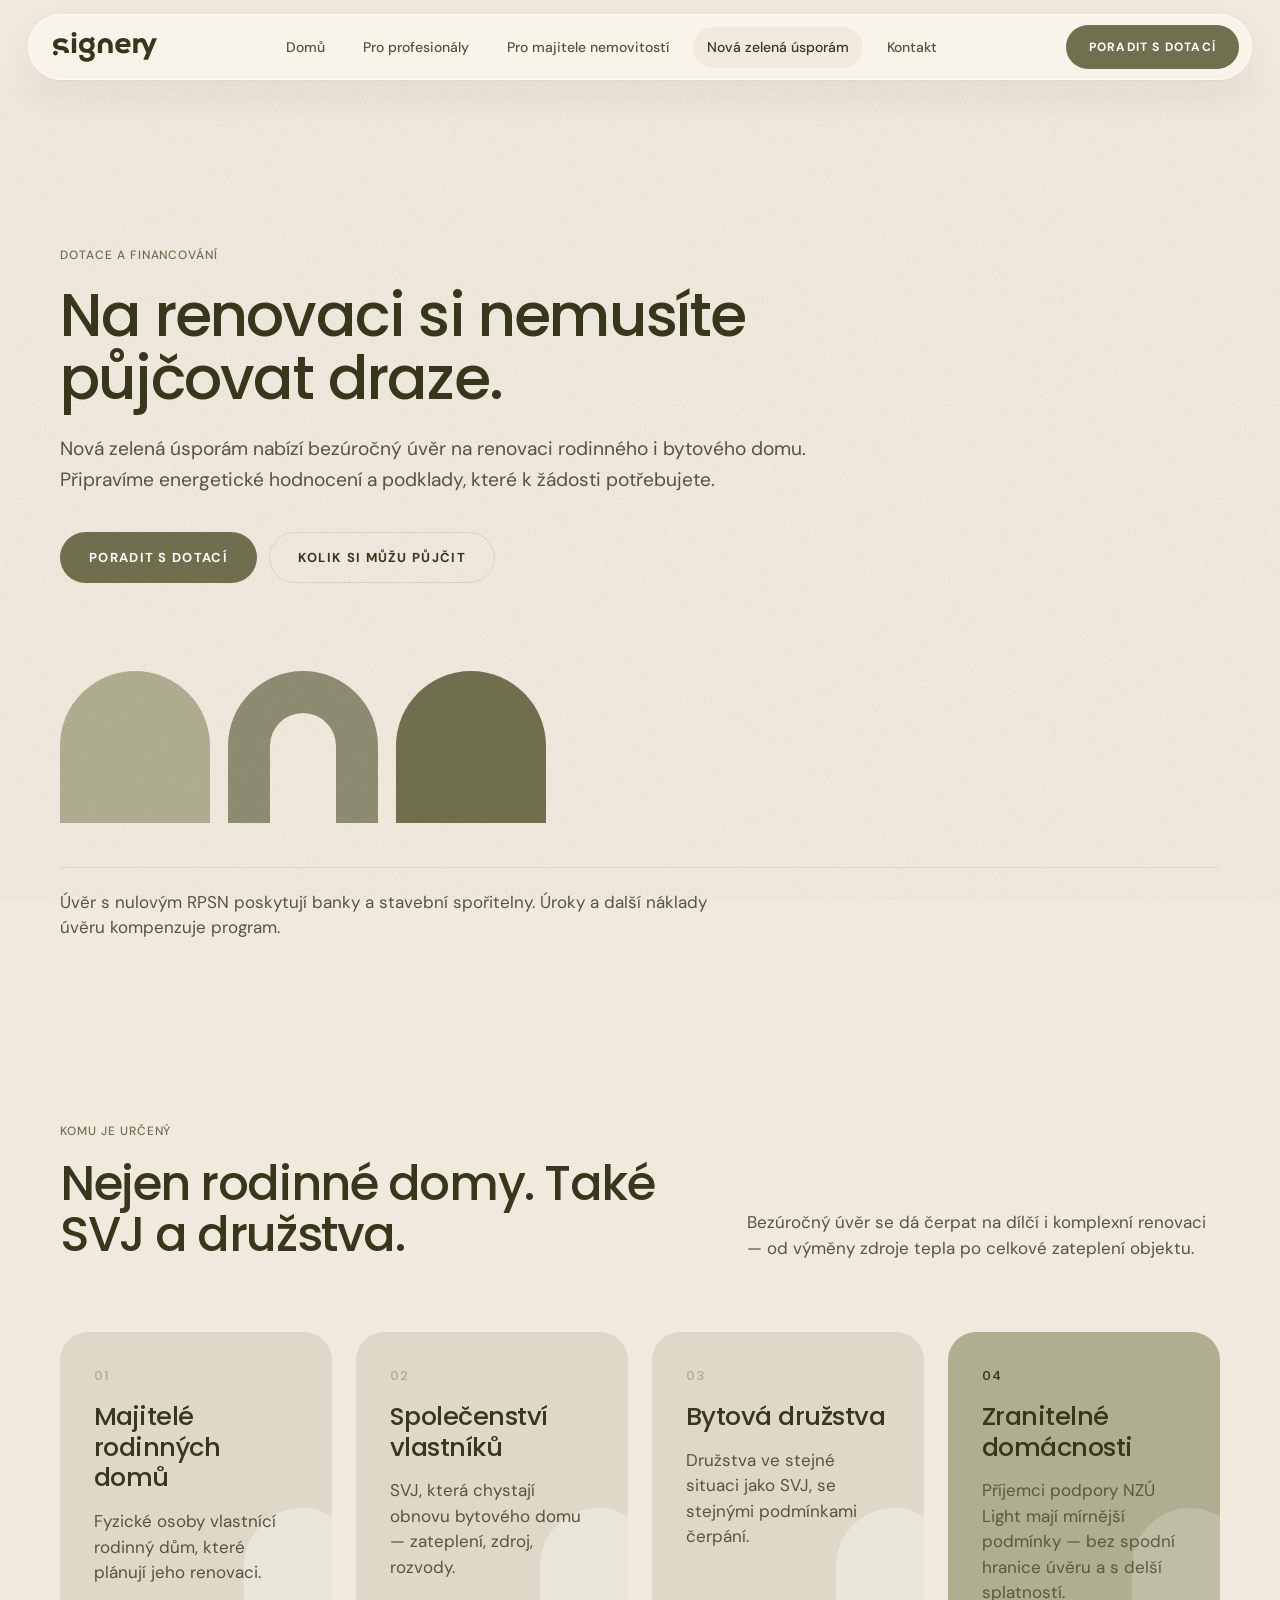
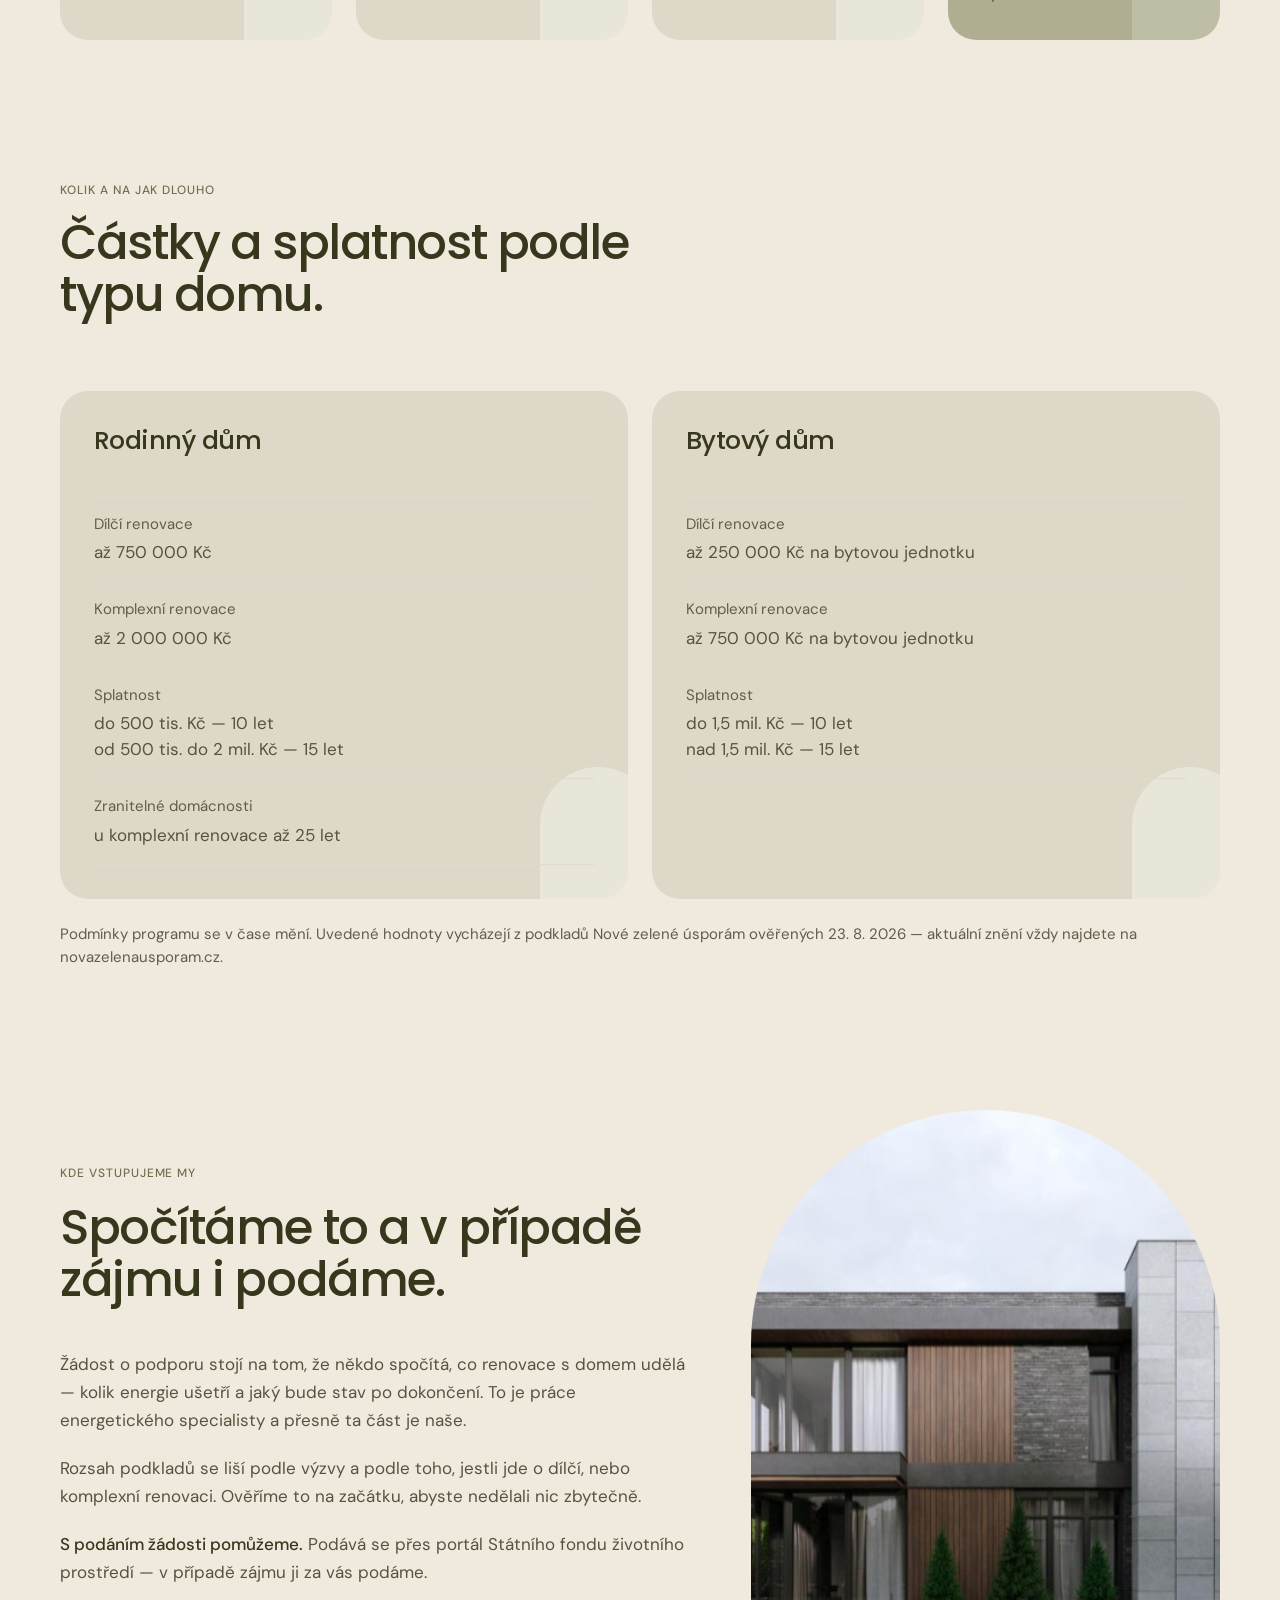
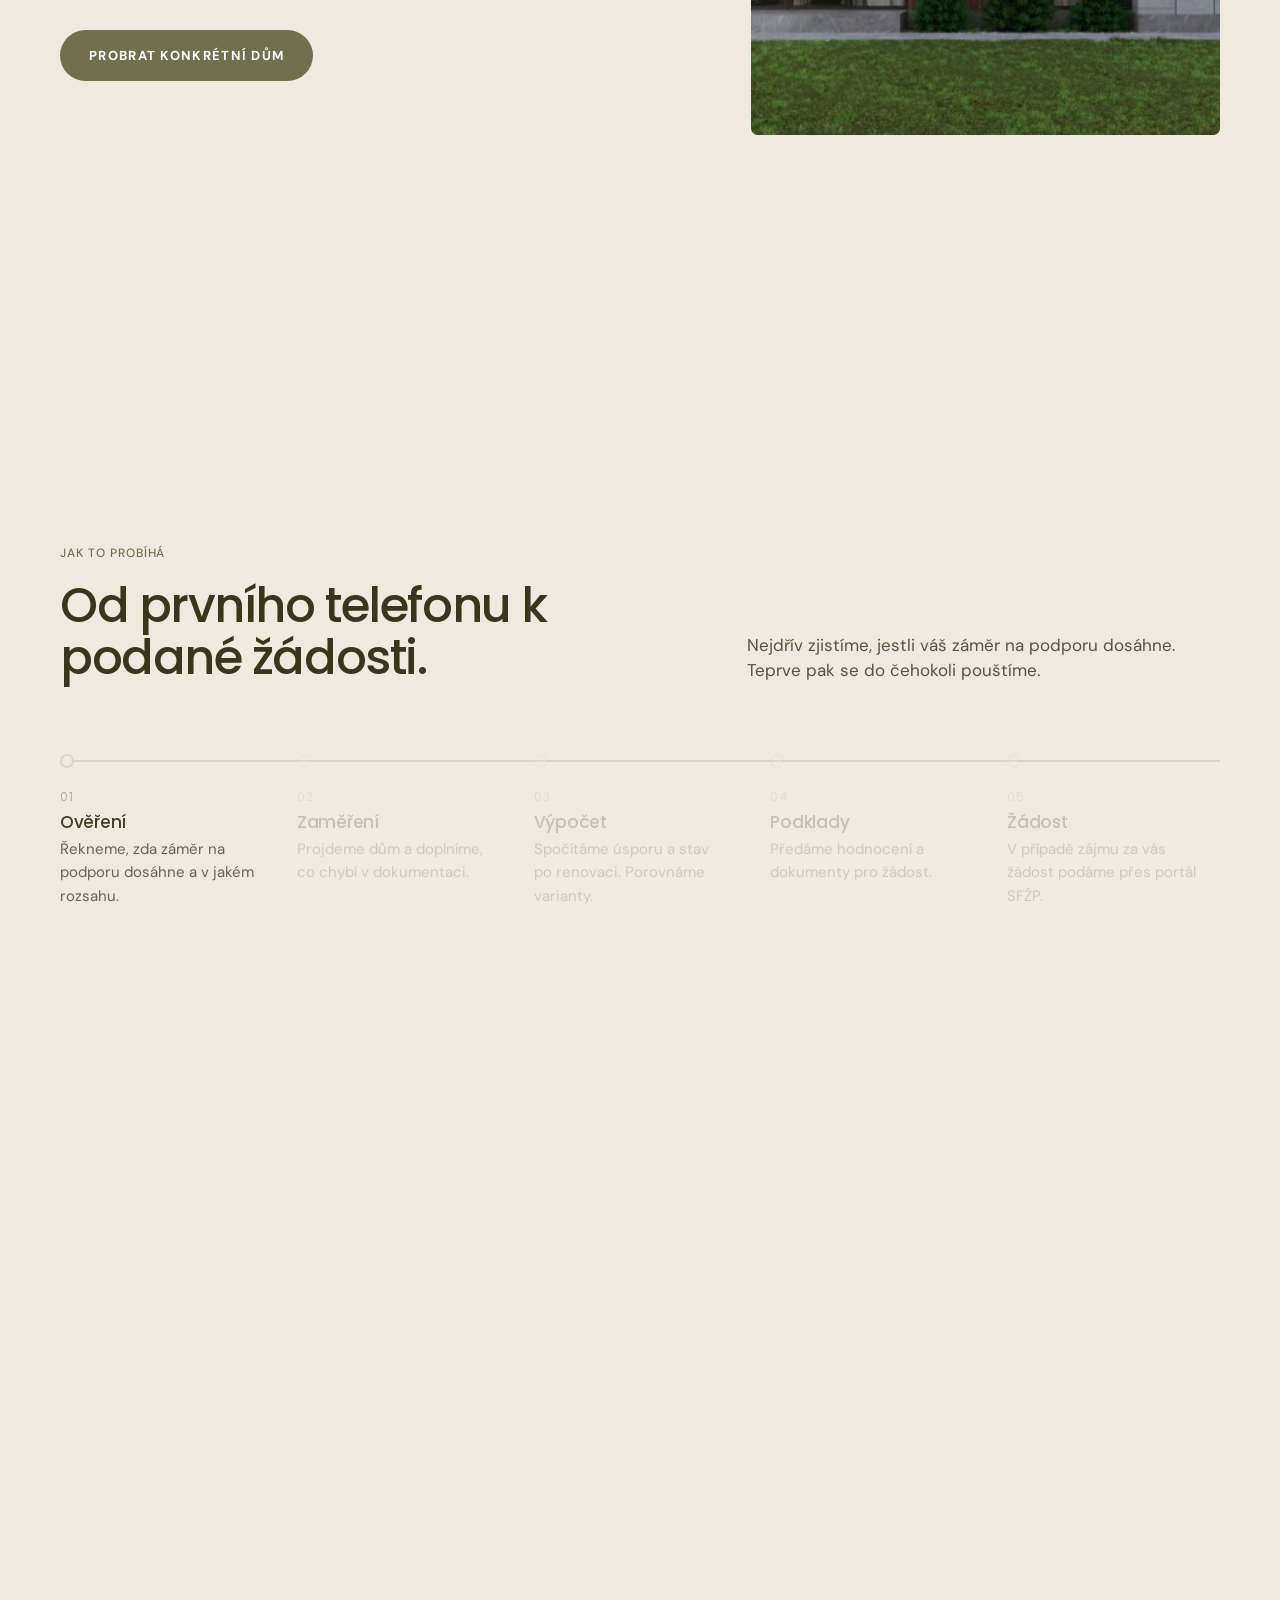
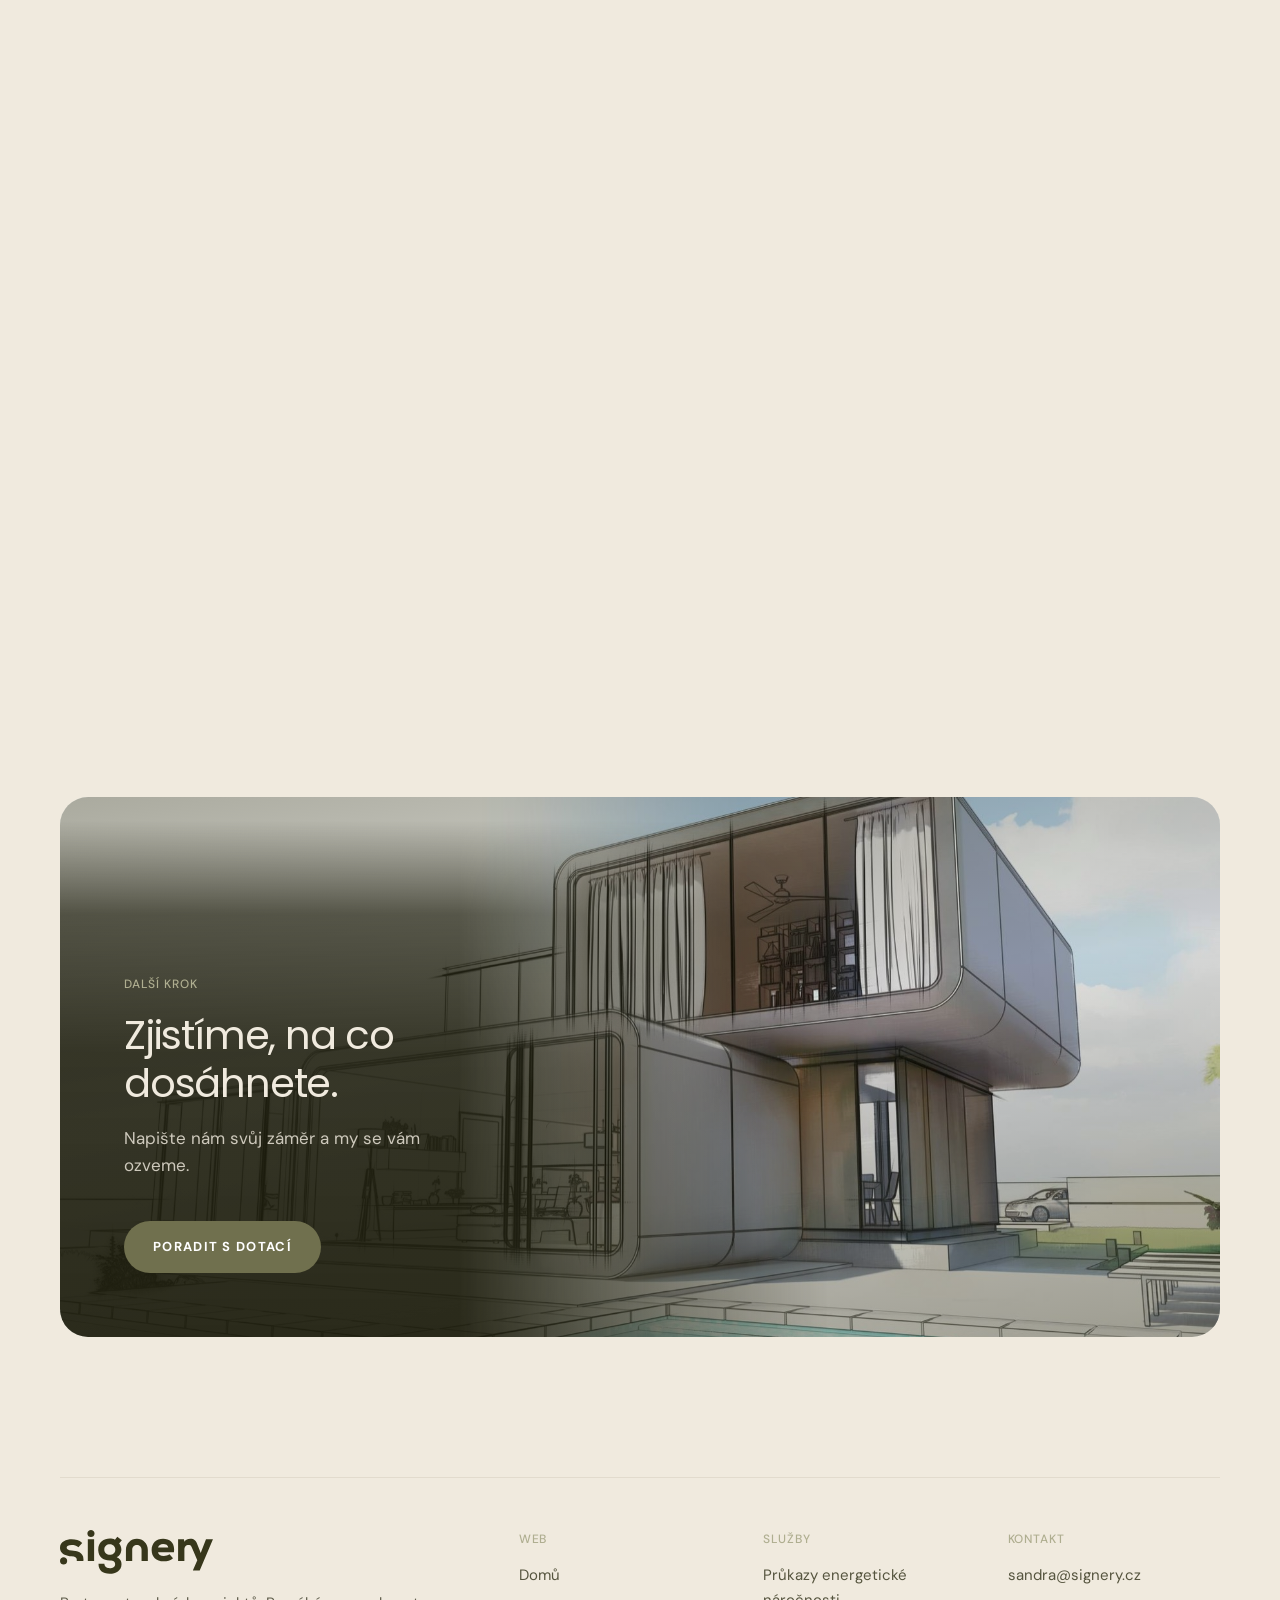
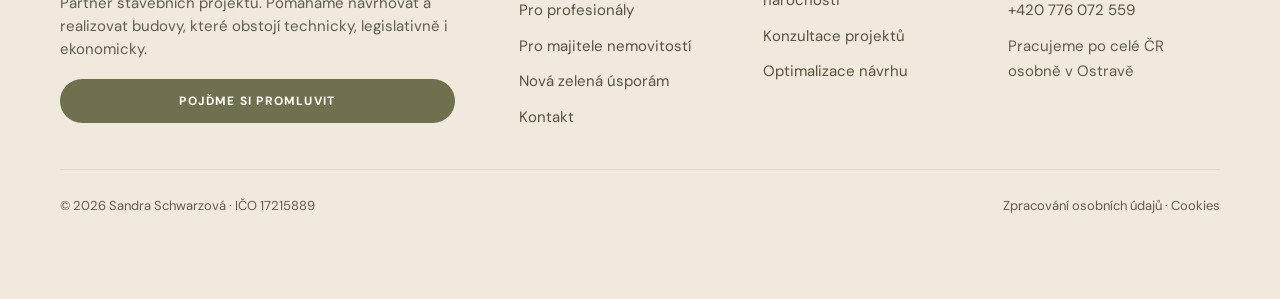
<file: dotace.html>
<!doctype html>
<html lang="cs" class="no-js">
<head>
<meta charset="utf-8">
<meta name="viewport" content="width=device-width, initial-scale=1">
<title>Dotace na renovaci — Nová zelená úsporám | Signery</title>
<meta name="description" content="Bezúročný úvěr z Nové zelené úsporám na renovaci rodinného či bytového domu. Připravíme energetické hodnocení a podklady, které k žádosti potřebujete.">
<meta property="og:title" content="Dotace na renovaci — Nová zelená úsporám">
<meta property="og:description" content="Bezúročný úvěr až 2 miliony na renovaci domu. Podklady k žádosti zpracujeme.">
<meta property="og:image" content="https://signery.cz/assets/img/photo/dum-moderni.jpg">
<meta property="og:url" content="https://signery.cz/dotace">
<meta property="og:locale" content="cs_CZ">
<meta property="og:type" content="website">
<link rel="canonical" href="https://signery.cz/dotace">
<link rel="icon" href="assets/img/favicon.svg" type="image/svg+xml">
<link rel="preconnect" href="https://fonts.googleapis.com">
<link rel="preconnect" href="https://fonts.gstatic.com" crossorigin>
<link rel="stylesheet" href="https://fonts.googleapis.com/css2?family=DM+Sans:wght@400;500;700&family=Poppins:wght@300;400;500;600&display=swap">
<link rel="stylesheet" href="assets/css/style.css?v=202610130746">
<script>document.documentElement.className = document.documentElement.className.replace('no-js', 'js');</script>

<script type="application/ld+json">
{
  "@context": "https://schema.org",
  "@graph": [
    {
      "@type": "WebPage",
      "@id": "https://signery.cz/dotace#stranka",
      "url": "https://signery.cz/dotace",
      "name": "Dotace na renovaci — Nová zelená úsporám",
      "inLanguage": "cs-CZ",
      "isPartOf": {
        "@id": "https://signery.cz/#web"
      },
      "about": {
        "@id": "https://signery.cz/#organizace"
      }
    },
    {
      "@type": "BreadcrumbList",
      "itemListElement": [
        {
          "@type": "ListItem",
          "position": 1,
          "name": "Domů",
          "item": "https://signery.cz/"
        },
        {
          "@type": "ListItem",
          "position": 2,
          "name": "Nová zelená úsporám",
          "item": "https://signery.cz/dotace"
        }
      ]
    }
  ]
}
</script>
</head>
<body>

<a class="skip-link" href="#main">Přeskočit na obsah</a>

<div class="nav-outer">
  <nav class="nav" aria-label="Hlavní navigace">
    <a class="logo" href="index.html" aria-label="Signery — domů"><img class="logo__img" src="assets/img/logo/wordmark-olive.svg" alt="signery" width="689" height="198"></a>
    <div class="nav__links">
      <a class="nav__link" href="index.html">Domů</a>
      <a class="nav__link" href="pro-profesionaly.html">Pro profesionály</a>
      <a class="nav__link" href="pro-majitele.html">Pro majitele nemovitostí</a>
      <a class="nav__link" href="dotace.html" aria-current="page">Nová zelená úsporám</a>
      <a class="nav__link" href="kontakt.html">Kontakt</a>
    </div>
    <div class="nav__actions">
      <a class="btn btn--primary btn--sm nav__cta" href="kontakt.html">Poradit s dotací</a>
      <button class="nav__toggle" type="button" data-menu-toggle aria-expanded="false" aria-controls="mobile-menu" aria-label="Otevřít menu"><span></span><span></span><span></span></button>
    </div>
  </nav>
</div>

<div class="mobile-menu" id="mobile-menu" data-menu data-open="false">
  <a class="mobile-menu__link" href="index.html">Domů</a>
  <a class="mobile-menu__link" href="pro-profesionaly.html">Pro profesionály</a>
  <a class="mobile-menu__link" href="pro-majitele.html">Pro majitele nemovitostí</a>
  <a class="mobile-menu__link" href="dotace.html">Nová zelená úsporám</a>
  <a class="mobile-menu__link" href="kontakt.html">Kontakt</a>
  <div class="mobile-menu__foot">
    <a class="btn btn--primary" href="kontakt.html">Poradit s dotací</a>
    <a class="body-sm" href="mailto:sandra@signery.cz">sandra@signery.cz</a>
  </div>
</div>

<main id="main">

  <!-- ================= HERO ================= -->
  <section class="hero page-hero">
    <div class="wrap">
      <div class="hero__panel">
        <div class="hero__inner page-hero__inner">
          <span class="label" data-reveal>Dotace a financování</span>
          <h1 class="h1 page-hero__title" data-reveal data-reveal-delay="60">Na renovaci si nemusíte půjčovat draze.</h1>
          <p class="lead page-hero__lead" data-reveal data-reveal-delay="120">
            Nová zelená úsporám nabízí bezúročný úvěr na renovaci rodinného
            i bytového domu. Připravíme energetické hodnocení a podklady,
            které k žádosti potřebujete.
          </p>
          <div class="hero__actions" data-reveal data-reveal-delay="180">
            <a class="btn btn--primary" href="kontakt.html">Poradit s dotací</a>
            <a class="btn btn--ghost" href="#podminky">Kolik si můžu půjčit</a>
          </div>
        </div>
        <div class="arch-row hero__arches" aria-hidden="true" data-reveal data-reveal-delay="240">
          <span class="arch arch--solid"></span><span class="arch"></span><span class="arch arch--solid"></span>
        </div>
        <div class="hero__foot">
          <p class="body hero__foot-claim">
            Úvěr s nulovým RPSN poskytují banky a stavební spořitelny. Úroky a další
            náklady úvěru kompenzuje program.
          </p>
        </div>
      </div>
    </div>
  </section>

  <!-- ================= PRO KOHO ================= -->
  <section class="section">
    <div class="wrap">
      <div class="section-head section-head--split">
        <div class="section-head__text">
          <span class="label" data-reveal>Komu je určený</span>
          <h2 class="h2 measure" data-reveal data-reveal-delay="60">Nejen rodinné domy. Také SVJ a družstva.</h2>
        </div>
        <div class="section-head__aside" data-reveal data-reveal-delay="120">
          <p class="body">
            Bezúročný úvěr se dá čerpat na dílčí i komplexní renovaci —
            od výměny zdroje tepla po celkové zateplení objektu.
          </p>
        </div>
      </div>

      <div class="grid grid-4">
        <div class="card card--arched" data-reveal>
          <span class="card__index">01</span>
          <h3 class="h3">Majitelé rodinných domů</h3>
          <p class="body">Fyzické osoby vlastnící rodinný dům, které plánují jeho renovaci.</p>
        </div>
        <div class="card card--arched" data-reveal data-reveal-delay="80">
          <span class="card__index">02</span>
          <h3 class="h3">Společenství vlastníků</h3>
          <p class="body">SVJ, která chystají obnovu bytového domu — zateplení, zdroj, rozvody.</p>
        </div>
        <div class="card card--arched" data-reveal data-reveal-delay="160">
          <span class="card__index">03</span>
          <h3 class="h3">Bytová družstva</h3>
          <p class="body">Družstva ve stejné situaci jako SVJ, se stejnými podmínkami čerpání.</p>
        </div>
        <div class="card card--sage card--arched" data-reveal data-reveal-delay="240">
          <span class="card__index" style="color:var(--olive)">04</span>
          <h3 class="h3">Zranitelné domácnosti</h3>
          <p class="body">Příjemci podpory NZÚ Light mají mírnější podmínky — bez spodní hranice úvěru a s delší splatností.</p>
        </div>
      </div>
    </div>
  </section>

  <!-- ================= PODMÍNKY ================= -->
  <section class="section section--flush-top" id="podminky">
    <div class="wrap">
      <div class="section-head section-head--split">
        <div class="section-head__text">
          <span class="label" data-reveal>Kolik a na jak dlouho</span>
          <h2 class="h2 measure" data-reveal data-reveal-delay="60">Částky a splatnost podle typu domu.</h2>
        </div>
      </div>

      <div class="grid grid-2">
        <div class="card card--arched" data-reveal>
          <h3 class="h3">Rodinný dům</h3>
          <div class="u-mt-24">
            <div class="contact-item">
              <span class="body-sm">Dílčí renovace</span>
              <span class="body">až 750 000 Kč</span>
            </div>
            <div class="contact-item">
              <span class="body-sm">Komplexní renovace</span>
              <span class="body">až 2 000 000 Kč</span>
            </div>
            <div class="contact-item">
              <span class="body-sm">Splatnost</span>
              <span class="body">do 500 tis. Kč — 10 let<br>od 500 tis. do 2 mil. Kč — 15 let</span>
            </div>
            <div class="contact-item">
              <span class="body-sm">Zranitelné domácnosti</span>
              <span class="body">u komplexní renovace až 25 let</span>
            </div>
          </div>
        </div>

        <div class="card card--arched" data-reveal data-reveal-delay="100">
          <h3 class="h3">Bytový dům</h3>
          <div class="u-mt-24">
            <div class="contact-item">
              <span class="body-sm">Dílčí renovace</span>
              <span class="body">až 250 000 Kč na bytovou jednotku</span>
            </div>
            <div class="contact-item">
              <span class="body-sm">Komplexní renovace</span>
              <span class="body">až 750 000 Kč na bytovou jednotku</span>
            </div>
            <div class="contact-item">
              <span class="body-sm">Splatnost</span>
              <span class="body">do 1,5 mil. Kč — 10 let<br>nad 1,5 mil. Kč — 15 let</span>
            </div>
          </div>
        </div>
      </div>

      <p class="body-sm u-mt-24" data-reveal>
        Podmínky programu se v čase mění. Uvedené hodnoty vycházejí z podkladů
        Nové zelené úsporám ověřených 23.&nbsp;8.&nbsp;2026 — aktuální znění vždy najdete na
        <a href="https://novazelenausporam.cz/bezurocny-uver/" target="_blank" rel="noopener">novazelenausporam.cz</a>.
      </p>
    </div>
  </section>

  <!-- ================= ROLE SIGNERY ================= -->
  <section class="section section--flush-top">
    <div class="wrap">
      <div class="split split--wide-media">
        <div class="stack" data-reveal>
          <span class="label">Kde vstupujeme my</span>
          <h2 class="h2 measure">Spočítáme to a v případě zájmu i podáme.</h2>
          <div class="prose u-mt-24">
            <p>
              Žádost o podporu stojí na tom, že někdo spočítá, co renovace
              s domem udělá — kolik energie ušetří a jaký bude stav po dokončení.
              To je práce energetického specialisty a přesně ta část je naše.
            </p>
            <p>
              Rozsah podkladů se liší podle výzvy a podle toho, jestli jde
              o dílčí, nebo komplexní renovaci. Ověříme to na začátku,
              abyste nedělali nic zbytečně.
            </p>
            <p>
              <strong>S podáním žádosti pomůžeme.</strong> Podává se přes portál
              Státního fondu životního prostředí — v případě zájmu ji za vás podáme.
            </p>
          </div>
          <div class="row u-mt-24">
            <a class="btn btn--primary" href="kontakt.html">Probrat konkrétní dům</a>
          </div>
        </div>

        <div class="media media--tall media--arch" data-reveal data-reveal-delay="120">
          <img src="assets/img/photo/dum-moderni.jpg"
               srcset="assets/img/photo/dum-moderni@900.jpg 900w, assets/img/photo/dum-moderni.jpg 1800w"
               sizes="(min-width: 900px) 46vw, 92vw"
               alt="Moderní rodinný dům po renovaci" loading="lazy" decoding="async">
        </div>
      </div>
    </div>
  </section>

  <!-- ================= POSTUP ================= -->
  <section class="section section--flush-top">
    <div class="wrap">
      <div class="rail-scene" data-rail-scene>
        <div class="rail-scene__sticky">
          <div class="section-head section-head--split">
            <div class="section-head__text">
              <span class="label" data-reveal>Jak to probíhá</span>
              <h2 class="h2 measure" data-reveal data-reveal-delay="60">Od prvního telefonu k podané žádosti.</h2>
            </div>
            <div class="section-head__aside" data-reveal data-reveal-delay="120">
              <p class="body">
                Nejdřív zjistíme, jestli váš záměr na podporu dosáhne.
                Teprve pak se do čehokoli pouštíme.
              </p>
            </div>
          </div>

          <ol class="rail" data-rail>
            <span class="rail__line" aria-hidden="true"></span>
            <li class="rail__step">
              <span class="timeline__no">01</span><h3 class="h4">Ověření</h3>
              <p class="body-sm">Řekneme, zda záměr na podporu dosáhne a v jakém rozsahu.</p>
            </li>
            <li class="rail__step">
              <span class="timeline__no">02</span><h3 class="h4">Zaměření</h3>
              <p class="body-sm">Projdeme dům a doplníme, co chybí v dokumentaci.</p>
            </li>
            <li class="rail__step">
              <span class="timeline__no">03</span><h3 class="h4">Výpočet</h3>
              <p class="body-sm">Spočítáme úsporu a stav po renovaci. Porovnáme varianty.</p>
            </li>
            <li class="rail__step">
              <span class="timeline__no">04</span><h3 class="h4">Podklady</h3>
              <p class="body-sm">Předáme hodnocení a dokumenty pro žádost.</p>
            </li>
            <li class="rail__step">
              <span class="timeline__no">05</span><h3 class="h4">Žádost</h3>
              <p class="body-sm">V případě zájmu za vás žádost podáme přes portál SFŽP.</p>
            </li>
          </ol>
        </div>
      </div>
    </div>
  </section>

  <!-- ================= ZÁVĚREČNÉ CTA ================= -->
  <section class="section section--flush-top">
    <div class="wrap">
      <div class="band media" data-reveal>
        <img src="assets/img/photo/render-bazen.jpg"
             srcset="assets/img/photo/render-bazen@900.jpg 900w, assets/img/photo/render-bazen.jpg 1800w"
             sizes="(min-width: 1280px) 1192px, 92vw"
             alt="Rodinný dům po celkové renovaci" loading="lazy" decoding="async">
        <div class="band__content">
          <span class="label">Další krok</span>
          <p class="statement" style="color:var(--linen)">Zjistíme, na co dosáhnete.</p>
          <p class="body-lg" style="color:rgba(240,234,222,.82);max-width:46ch">
            Napište nám svůj záměr a my se vám ozveme.
          </p>
          <div class="row u-mt-24">
            <a class="btn btn--primary" href="kontakt.html">Poradit s dotací</a>
          </div>
        </div>
      </div>
    </div>
  </section>

</main>

<footer class="footer">
  <div class="wrap">
    <div class="footer__panel">
      <div class="footer__top">
        <div class="footer__brand">
          <a class="logo logo--lg" href="index.html" aria-label="Signery — domů"><img class="logo__img" src="assets/img/logo/wordmark-olive.svg" alt="signery" width="689" height="198"></a>
          <p class="body-sm">Partner stavebních projektů. Pomáháme navrhovat a realizovat budovy, které obstojí technicky, legislativně i ekonomicky.</p>
          <a class="btn btn--primary btn--sm" href="kontakt.html">Pojďme si promluvit</a>
        </div>
        <div class="footer__cols">
          <div class="footer__col">
            <p class="footer__col-title">Web</p>
            <ul><li><a href="index.html">Domů</a></li><li><a href="pro-profesionaly.html">Pro profesionály</a></li><li><a href="pro-majitele.html">Pro majitele nemovitostí</a></li><li><a href="dotace.html">Nová zelená úsporám</a></li><li><a href="kontakt.html">Kontakt</a></li></ul>
          </div>
          <div class="footer__col">
            <p class="footer__col-title">Služby</p>
            <ul><li><a href="pro-majitele.html">Průkazy energetické náročnosti</a></li><li><a href="pro-profesionaly.html#sluzby">Konzultace projektů</a></li><li><a href="pro-profesionaly.html#sluzby">Optimalizace návrhu</a></li></ul>
          </div>
          <div class="footer__col">
            <p class="footer__col-title">Kontakt</p>
            <ul><li><a href="mailto:sandra@signery.cz">sandra@signery.cz</a></li><li><a href="tel:+420776072559">+420 776 072 559</a></li><li><span class="body-sm">Pracujeme po celé ČR<br>osobně v Ostravě</span></li></ul>
          </div>
        </div>
      </div>
      <div class="footer__bottom">
        <span>© <span data-year>2026</span> Sandra Schwarzová · IČO 17215889</span>
        <span><a href="zasady-ochrany-osobnich-udaju.html">Zpracování osobních údajů</a> · <a href="cookies.html">Cookies</a></span>
      </div>
    </div>
  </div>
</footer>

<script src="assets/js/main.js?v=202610130746"></script>
</body>
</html>
</file>
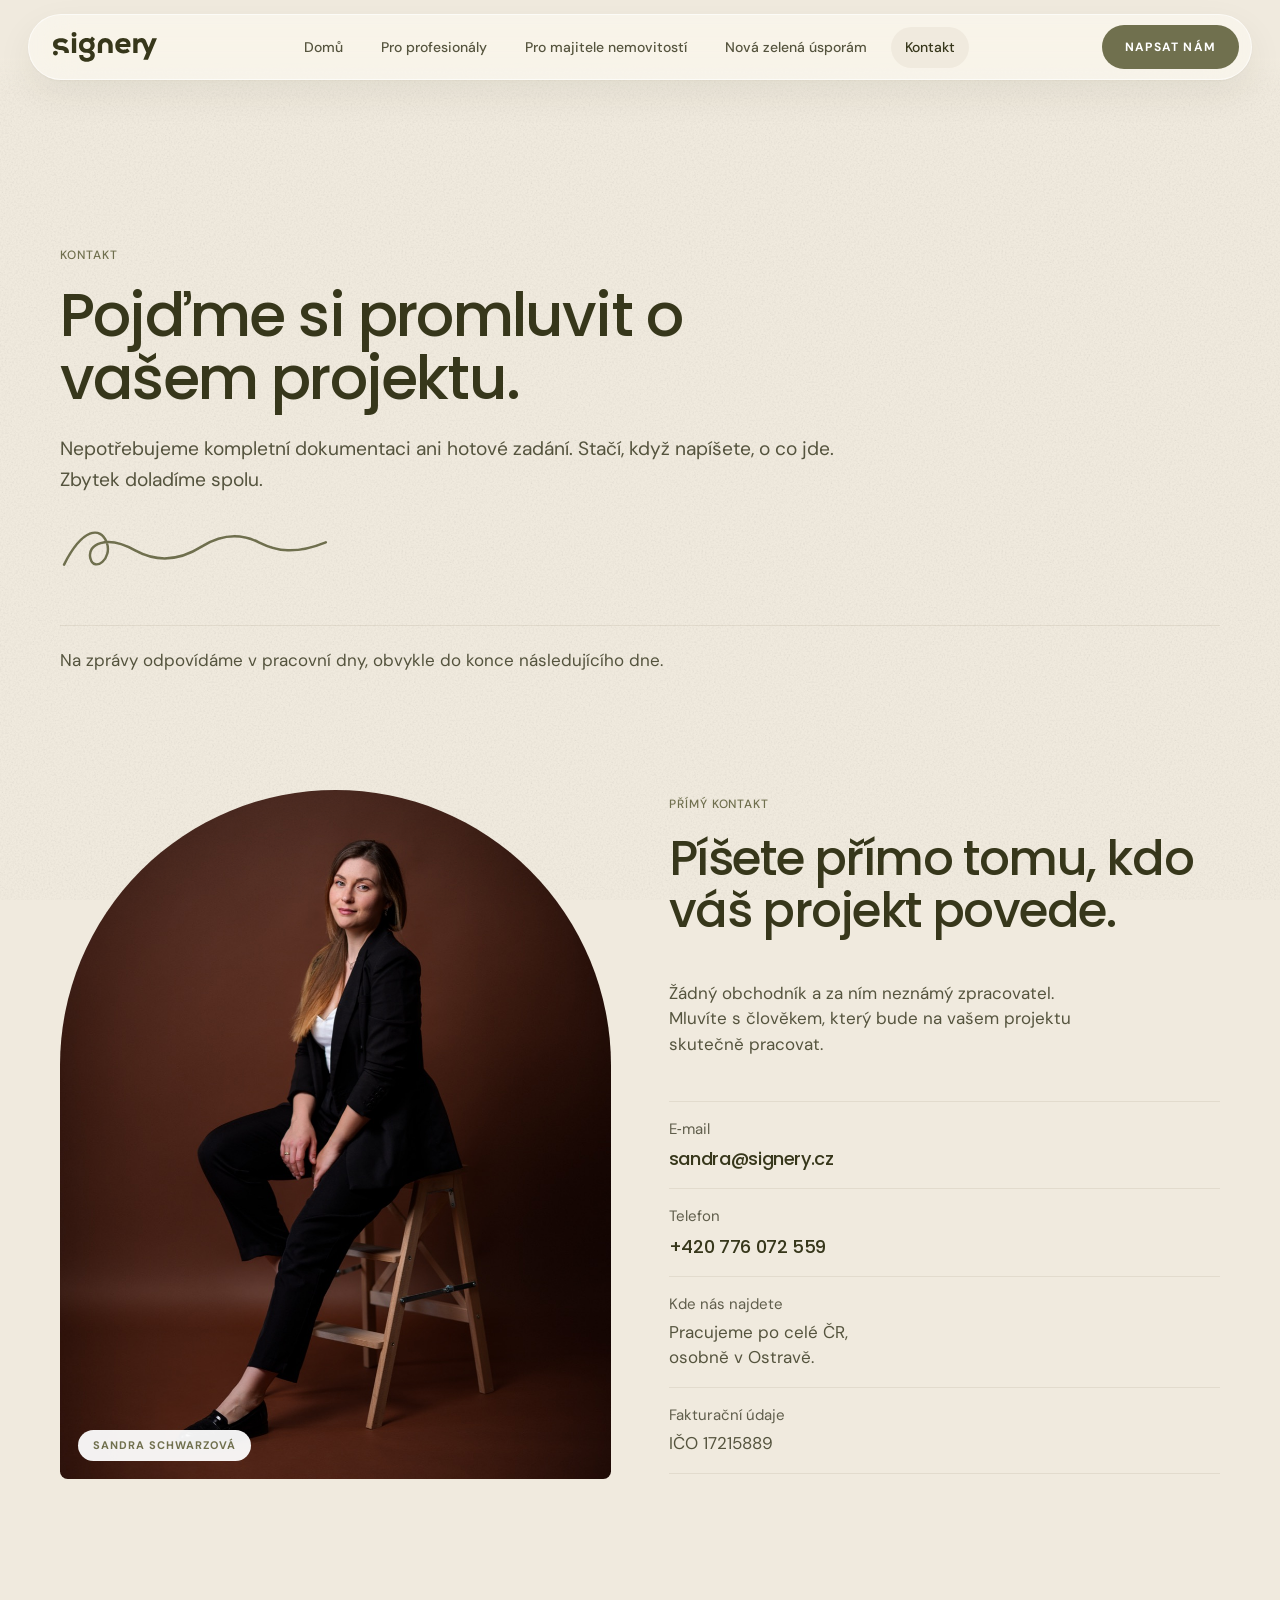
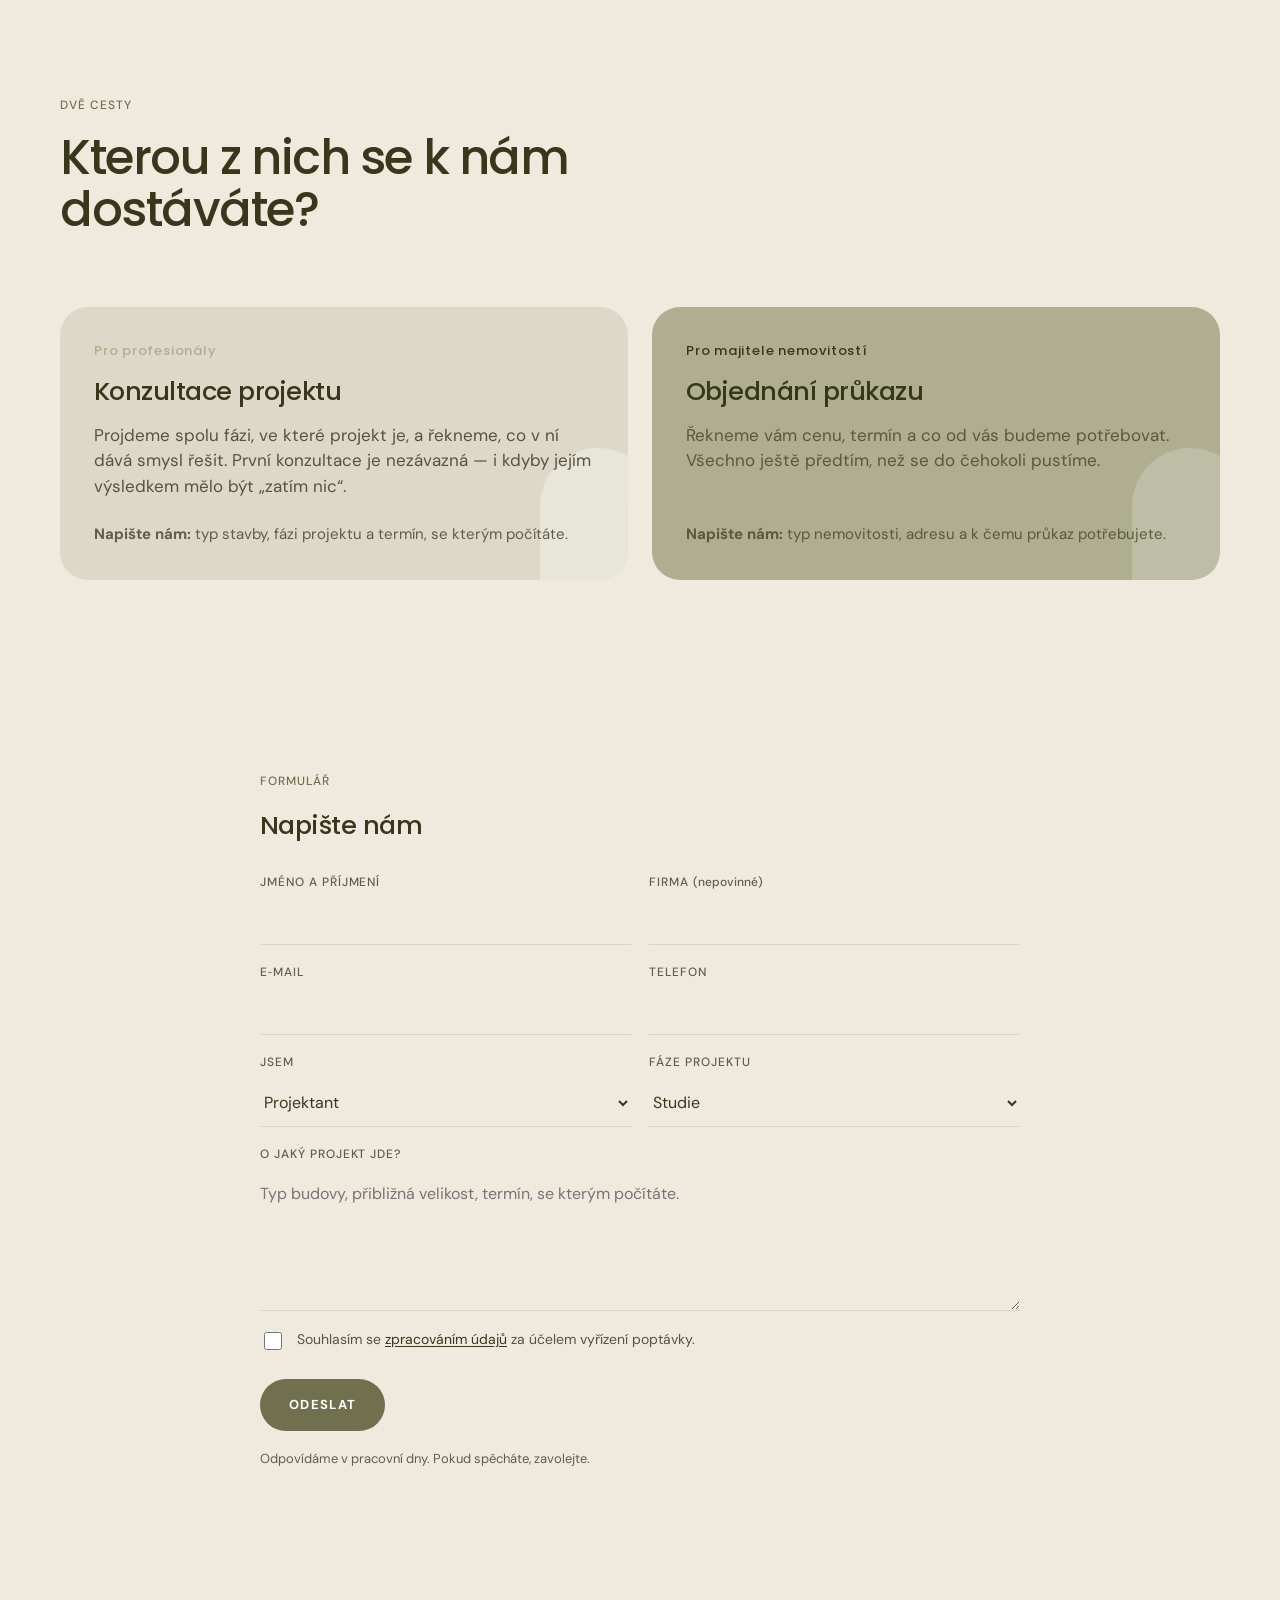
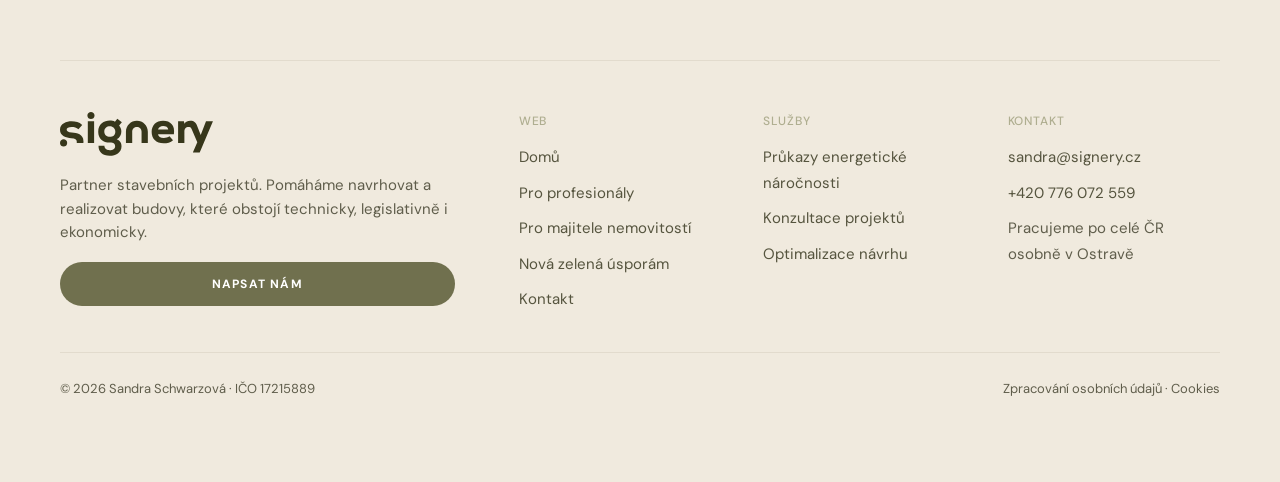
<file: kontakt.html>
<!doctype html>
<html lang="cs" class="no-js">
<head>
<meta charset="utf-8">
<meta name="viewport" content="width=device-width, initial-scale=1">
<title>Kontakt — Signery</title>
<meta name="description" content="Pojďme si promluvit o vašem projektu. Projektantům nabízíme konzultaci projektu, majitelům nemovitostí jednoduchou cestu k objednání PENB.">
<meta property="og:title" content="Kontakt — Signery">
<meta property="og:description" content="Pojďme si promluvit o vašem projektu.">
<meta property="og:image" content="https://signery.cz/assets/img/photo/atrium-drevo.jpg">
<meta property="og:url" content="https://signery.cz/kontakt">
<meta property="og:locale" content="cs_CZ">
<meta property="og:type" content="website">
<link rel="canonical" href="https://signery.cz/kontakt">
<link rel="icon" href="assets/img/favicon.svg" type="image/svg+xml">
<link rel="preconnect" href="https://fonts.googleapis.com">
<link rel="preconnect" href="https://fonts.gstatic.com" crossorigin>
<link rel="stylesheet" href="https://fonts.googleapis.com/css2?family=DM+Sans:wght@400;500;700&family=Poppins:wght@300;400;500;600&display=swap">
<link rel="stylesheet" href="assets/css/style.css?v=202610130746">
<script>document.documentElement.className = document.documentElement.className.replace('no-js', 'js');</script>

<script type="application/ld+json">
{
  "@context": "https://schema.org",
  "@graph": [
    {
      "@type": "ContactPage",
      "@id": "https://signery.cz/kontakt#stranka",
      "url": "https://signery.cz/kontakt",
      "name": "Kontakt",
      "inLanguage": "cs-CZ",
      "isPartOf": {
        "@id": "https://signery.cz/#web"
      },
      "about": {
        "@id": "https://signery.cz/#organizace"
      }
    },
    {
      "@type": "BreadcrumbList",
      "itemListElement": [
        {
          "@type": "ListItem",
          "position": 1,
          "name": "Domů",
          "item": "https://signery.cz/"
        },
        {
          "@type": "ListItem",
          "position": 2,
          "name": "Kontakt",
          "item": "https://signery.cz/kontakt"
        }
      ]
    }
  ]
}
</script>
</head>
<body>

<a class="skip-link" href="#main">Přeskočit na obsah</a>

<div class="nav-outer">
  <nav class="nav" aria-label="Hlavní navigace">
    <a class="logo" href="index.html" aria-label="Signery — domů"><img class="logo__img" src="assets/img/logo/wordmark-olive.svg" alt="signery" width="689" height="198"></a>
    <div class="nav__links">
      <a class="nav__link" href="index.html">Domů</a>
      <a class="nav__link" href="pro-profesionaly.html">Pro profesionály</a>
      <a class="nav__link" href="pro-majitele.html">Pro majitele nemovitostí</a>
      <a class="nav__link" href="dotace.html">Nová zelená úsporám</a>
      <a class="nav__link" href="kontakt.html" aria-current="page">Kontakt</a>
    </div>
    <div class="nav__actions">
      <a class="btn btn--primary btn--sm nav__cta" href="#formular">Napsat nám</a>
      <button class="nav__toggle" type="button" data-menu-toggle aria-expanded="false" aria-controls="mobile-menu" aria-label="Otevřít menu"><span></span><span></span><span></span></button>
    </div>
  </nav>
</div>

<div class="mobile-menu" id="mobile-menu" data-menu data-open="false">
  <a class="mobile-menu__link" href="index.html">Domů</a>
  <a class="mobile-menu__link" href="pro-profesionaly.html">Pro profesionály</a>
  <a class="mobile-menu__link" href="pro-majitele.html">Pro majitele nemovitostí</a>
  <a class="mobile-menu__link" href="dotace.html">Nová zelená úsporám</a>
  <a class="mobile-menu__link" href="kontakt.html">Kontakt</a>
  <div class="mobile-menu__foot">
    <a class="btn btn--primary" href="#formular">Napsat nám</a>
    <a class="body-sm" href="mailto:sandra@signery.cz">sandra@signery.cz</a>
  </div>
</div>

<main id="main">

  <!-- ================= HERO ================= -->
  <section class="hero page-hero">
    <div class="wrap">
      <div class="hero__panel">
        <div class="hero__inner page-hero__inner">
          <span class="label" data-reveal>Kontakt</span>
          <h1 class="h1 page-hero__title" data-reveal data-reveal-delay="60">Pojďme si promluvit o vašem projektu.</h1>
          <p class="lead page-hero__lead" data-reveal data-reveal-delay="120">
            Nepotřebujeme kompletní dokumentaci ani hotové zadání.
            Stačí, když napíšete, o co jde. Zbytek doladíme spolu.
          </p>
        </div>
        <svg class="sig u-mt-24" viewBox="0 0 276 60" aria-hidden="true" data-reveal data-reveal-delay="180">
          <path class="sig__path" d="M4 44C22 8 40 6 46 22c6 16-12 30-16 16C26 24 46 14 74 30c22 12 44 10 66-4 18-11 36-14 56-4 18 9 36 12 66 0"/>
        </svg>
        <div class="hero__foot">
          <p class="body hero__foot-claim">Na zprávy odpovídáme v pracovní dny, obvykle do konce následujícího dne.</p>
        </div>
      </div>
    </div>
  </section>

  <!-- ================= SANDRA + PŘÍMÝ KONTAKT ================= -->
  <section class="section section--tight">
    <div class="wrap">
      <div class="split">
        <div class="media media--portrait media--arch" data-reveal>
          <img src="assets/img/photo/sandra-schwarzova.jpg"
               srcset="assets/img/photo/sandra-schwarzova@900.jpg 533w, assets/img/photo/sandra-schwarzova.jpg 1067w"
               sizes="(min-width: 900px) 46vw, 92vw"
               alt="Sandra Schwarzová, zakladatelka Signery" loading="lazy" decoding="async">
          <span class="media__chip">Sandra Schwarzová</span>
        </div>

        <div class="stack" data-reveal data-reveal-delay="120">
          <span class="label">Přímý kontakt</span>
          <h2 class="h2 measure">Píšete přímo tomu, kdo váš projekt povede.</h2>
          <p class="body measure u-mt-24">
            Žádný obchodník a za ním neznámý zpracovatel. Mluvíte s člověkem,
            který bude na vašem projektu skutečně pracovat.
          </p>

          <div class="u-mt-24">
            <div class="contact-item">
              <span class="body-sm">E‑mail</span>
              <a href="mailto:sandra@signery.cz">sandra@signery.cz</a>
            </div>
            <div class="contact-item">
              <span class="body-sm">Telefon</span>
              <a href="tel:+420776072559">+420 776 072 559</a>
            </div>
            <div class="contact-item">
              <span class="body-sm">Kde nás najdete</span>
              <span class="body">Pracujeme po celé ČR,<br>osobně v Ostravě.</span>
            </div>
            <div class="contact-item">
              <span class="body-sm">Fakturační údaje</span>
              <span class="body">IČO 17215889</span>
            </div>
          </div>
        </div>
      </div>
    </div>
  </section>

  <!-- ================= DVĚ CESTY ================= -->
  <section class="section">
    <div class="wrap">
      <div class="section-head section-head--split">
        <div class="section-head__text">
          <span class="label" data-reveal>Dvě cesty</span>
          <h2 class="h2 measure" data-reveal data-reveal-delay="60">Kterou z nich se k nám dostáváte?</h2>
        </div>
      </div>

      <div class="grid grid-2">
        <div class="card card--arched" data-reveal>
          <span class="card__index">Pro profesionály</span>
          <h3 class="h3">Konzultace projektu</h3>
          <p class="body">
            Projdeme spolu fázi, ve které projekt je, a řekneme, co v ní dává smysl řešit.
            První konzultace je nezávazná — i kdyby jejím výsledkem mělo být „zatím nic“.
          </p>
          <p class="card__foot body-sm"><strong>Napište nám:</strong> typ stavby, fázi projektu a termín, se kterým počítáte.</p>
        </div>

        <div class="card card--sage card--arched" data-reveal data-reveal-delay="100">
          <span class="card__index" style="color:var(--olive)">Pro majitele nemovitostí</span>
          <h3 class="h3">Objednání průkazu</h3>
          <p class="body">
            Řekneme vám cenu, termín a co od vás budeme potřebovat.
            Všechno ještě předtím, než se do čehokoli pustíme.
          </p>
          <p class="card__foot body-sm"><strong>Napište nám:</strong> typ nemovitosti, adresu a k čemu průkaz potřebujete.</p>
        </div>
      </div>
    </div>
  </section>

  <!-- ================= FORMULÁŘ ================= -->
  <section class="section section--flush-top" id="formular">
    <div class="wrap">
      <div class="form-single">

        <div class="panel" data-reveal>
          <div class="stack" style="margin-bottom:32px">
            <span class="label">Formulář</span>
            <h2 class="h3">Napište nám</h2>
          </div>

          <p class="form__stav" data-stav hidden></p>

          <form class="form" action="https://formular.signery.cz/odeslat.php" method="post" novalidate data-form>
            <!-- Past na roboty: člověk tahle dvě pole nevidí ani nevyplní. -->
            <div class="form__past" aria-hidden="true">
              <label for="web">Nevyplňujte</label>
              <input id="web" name="web" type="text" tabindex="-1" autocomplete="off">
            </div>
            <input type="hidden" name="cas" value="0" data-cas>
            <div class="field--row">
              <div class="field">
                <label for="jmeno">Jméno a příjmení</label>
                <input id="jmeno" name="jmeno" type="text" autocomplete="name" required>
              </div>
              <div class="field">
                <label for="firma">Firma <span style="text-transform:none;letter-spacing:0">(nepovinné)</span></label>
                <input id="firma" name="firma" type="text" autocomplete="organization">
              </div>
            </div>

            <div class="field--row">
              <div class="field">
                <label for="email">E‑mail</label>
                <input id="email" name="email" type="email" autocomplete="email" required>
              </div>
              <div class="field">
                <label for="telefon">Telefon</label>
                <input id="telefon" name="telefon" type="tel" autocomplete="tel">
              </div>
            </div>

            <div class="field--row">
              <div class="field">
                <label for="role">Jsem</label>
                <select id="role" name="role">
                  <option>Projektant</option>
                  <option>Architekt</option>
                  <option>Developer</option>
                  <option>Majitel nemovitosti</option>
                  <option>Realitní makléř</option>
                  <option>Jiné</option>
                </select>
              </div>
              <div class="field">
                <label for="faze">Fáze projektu</label>
                <select id="faze" name="faze">
                  <option>Studie</option>
                  <option>DPZ</option>
                  <option>DSP</option>
                  <option>DPS</option>
                  <option>Realizace</option>
                  <option>Kolaudace</option>
                  <option>Prodej nebo pronájem</option>
                  <option>Zatím nevím</option>
                </select>
              </div>
            </div>

            <div class="field">
              <label for="zprava">O jaký projekt jde?</label>
              <textarea id="zprava" name="zprava" placeholder="Typ budovy, přibližná velikost, termín, se kterým počítáte." required></textarea>
            </div>

            <label class="consent">
              <input type="checkbox" name="souhlas" required>
              <span>Souhlasím se <a href="zasady-ochrany-osobnich-udaju.html" target="_blank" rel="noopener">zpracováním údajů</a> za účelem vyřízení poptávky.</span>
            </label>

            <div class="row" style="margin-top:8px">
              <button class="btn btn--primary" type="submit" data-odeslat>Odeslat</button>
            </div>
            <p class="form__note">Odpovídáme v pracovní dny. Pokud spěcháte, zavolejte.</p>
          </form>
        </div>
      </div>
    </div>
  </section>

</main>

<footer class="footer">
  <div class="wrap">
    <div class="footer__panel">
      <div class="footer__top">
        <div class="footer__brand">
          <a class="logo logo--lg" href="index.html" aria-label="Signery — domů"><img class="logo__img" src="assets/img/logo/wordmark-olive.svg" alt="signery" width="689" height="198"></a>
          <p class="body-sm">Partner stavebních projektů. Pomáháme navrhovat a realizovat budovy, které obstojí technicky, legislativně i ekonomicky.</p>
          <a class="btn btn--primary btn--sm" href="#formular">Napsat nám</a>
        </div>
        <div class="footer__cols">
          <div class="footer__col">
            <p class="footer__col-title">Web</p>
            <ul><li><a href="index.html">Domů</a></li><li><a href="pro-profesionaly.html">Pro profesionály</a></li><li><a href="pro-majitele.html">Pro majitele nemovitostí</a></li><li><a href="dotace.html">Nová zelená úsporám</a></li><li><a href="kontakt.html">Kontakt</a></li></ul>
          </div>
          <div class="footer__col">
            <p class="footer__col-title">Služby</p>
            <ul><li><a href="pro-majitele.html">Průkazy energetické náročnosti</a></li><li><a href="pro-profesionaly.html#sluzby">Konzultace projektů</a></li><li><a href="pro-profesionaly.html#sluzby">Optimalizace návrhu</a></li></ul>
          </div>
          <div class="footer__col">
            <p class="footer__col-title">Kontakt</p>
            <ul><li><a href="mailto:sandra@signery.cz">sandra@signery.cz</a></li><li><a href="tel:+420776072559">+420 776 072 559</a></li><li><span class="body-sm">Pracujeme po celé ČR<br>osobně v Ostravě</span></li></ul>
          </div>
        </div>
      </div>
      <div class="footer__bottom">
        <span>© <span data-year>2026</span> Sandra Schwarzová · IČO 17215889</span>
        <span><a href="zasady-ochrany-osobnich-udaju.html">Zpracování osobních údajů</a> · <a href="cookies.html">Cookies</a></span>
      </div>
    </div>
  </div>
</footer>

<script src="assets/js/main.js?v=202610130746"></script>
</body>
</html>
</file>
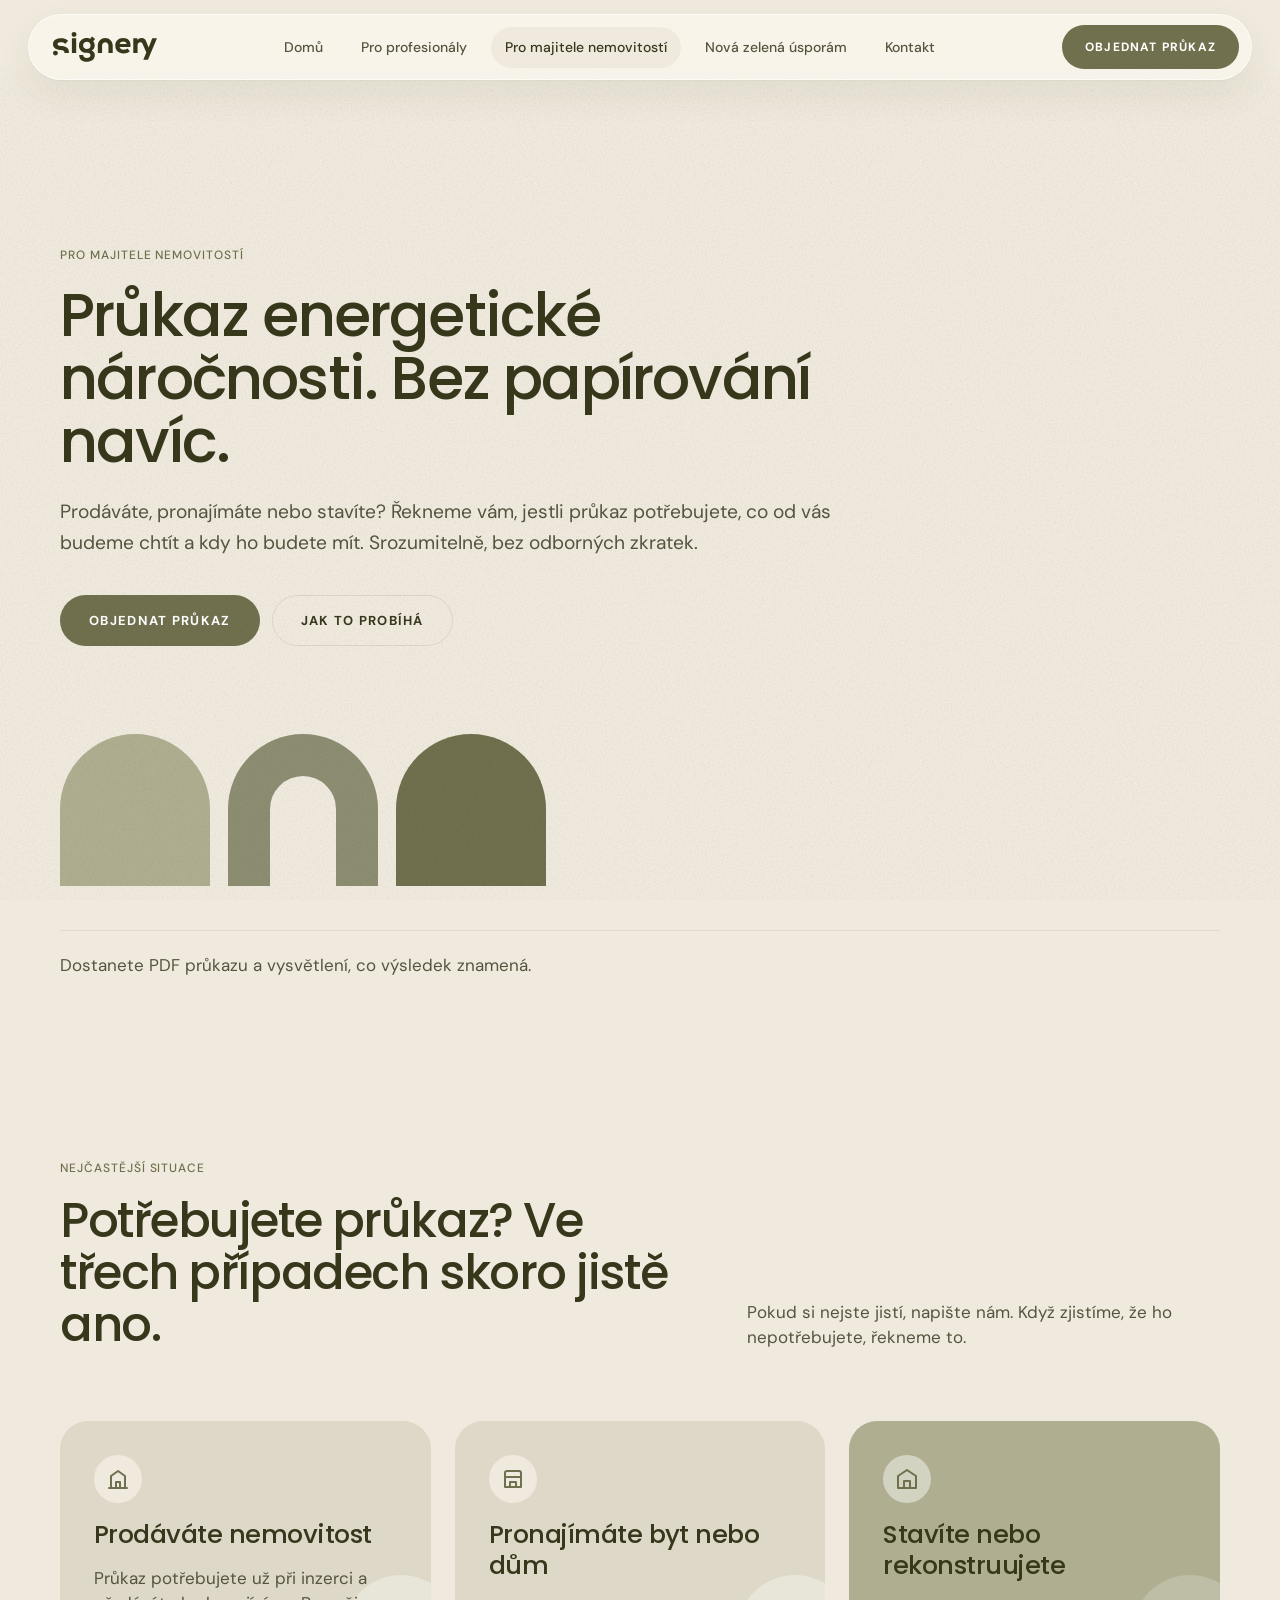
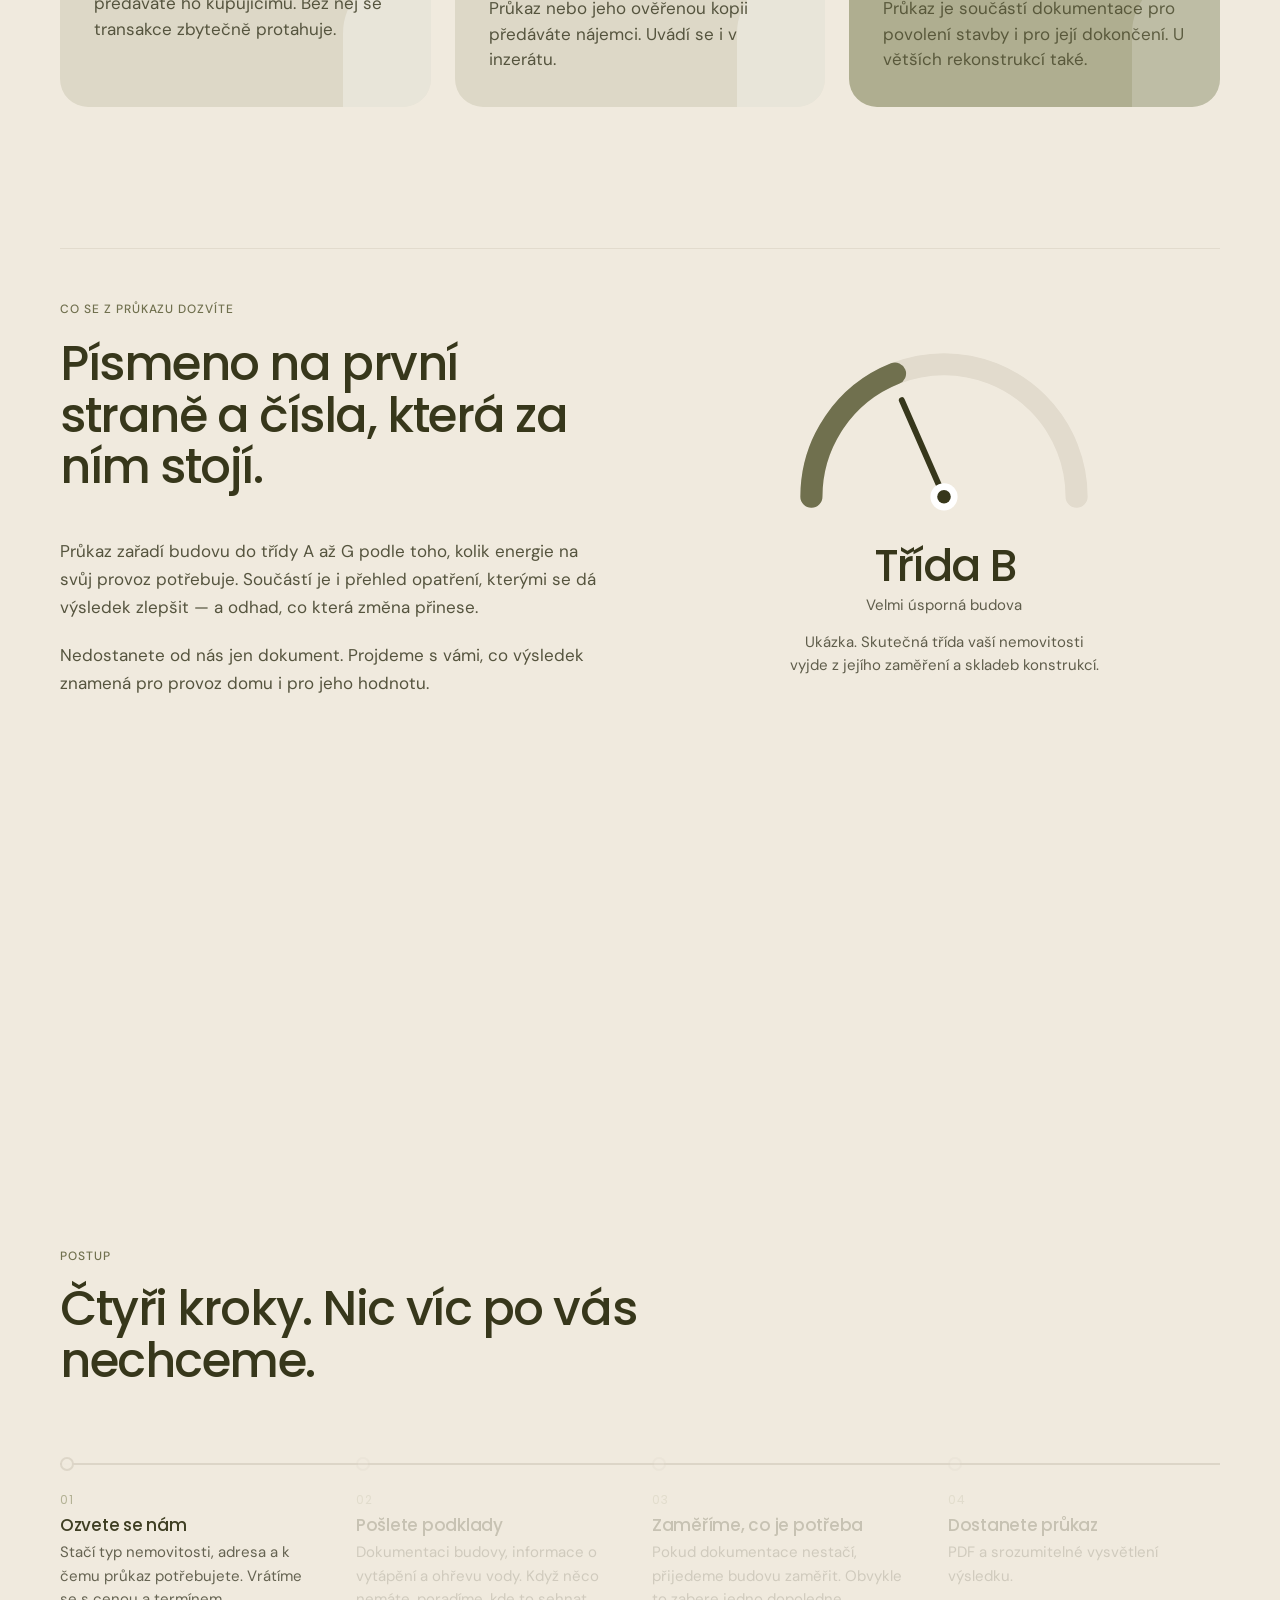
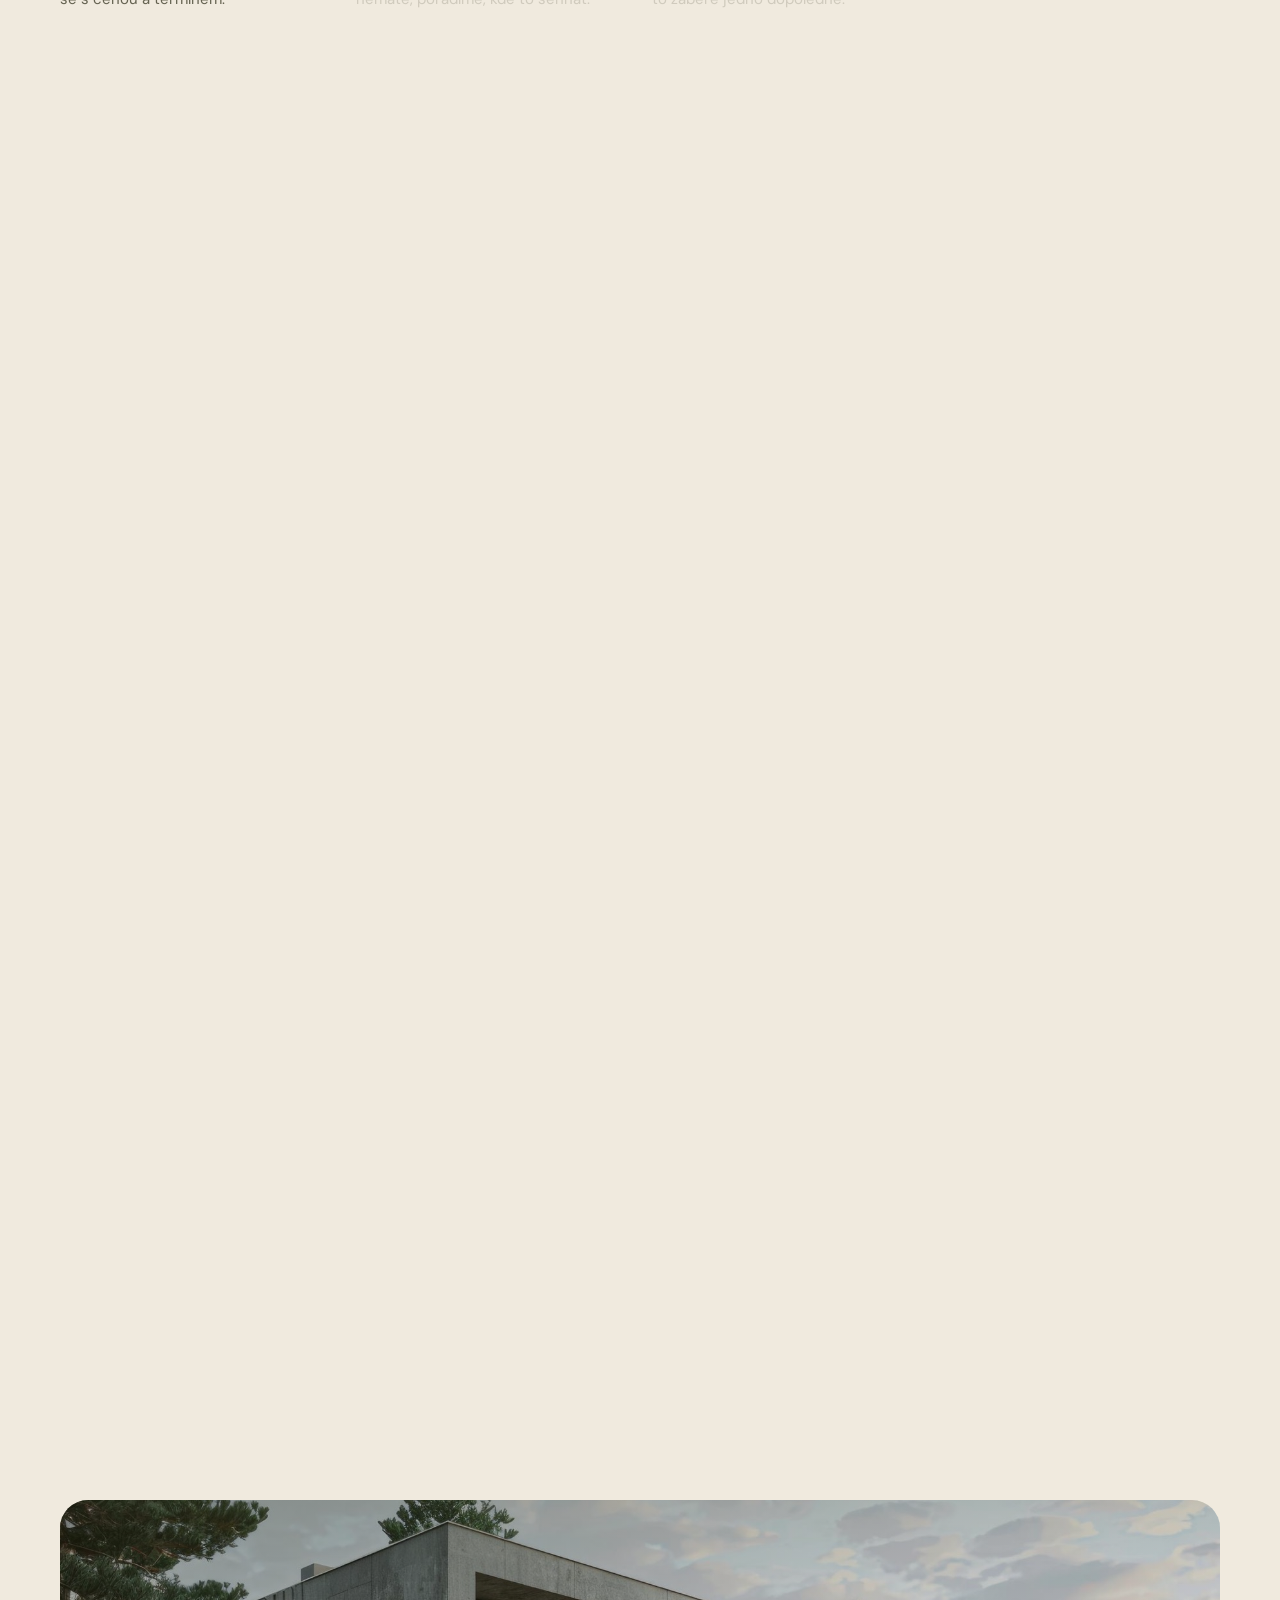
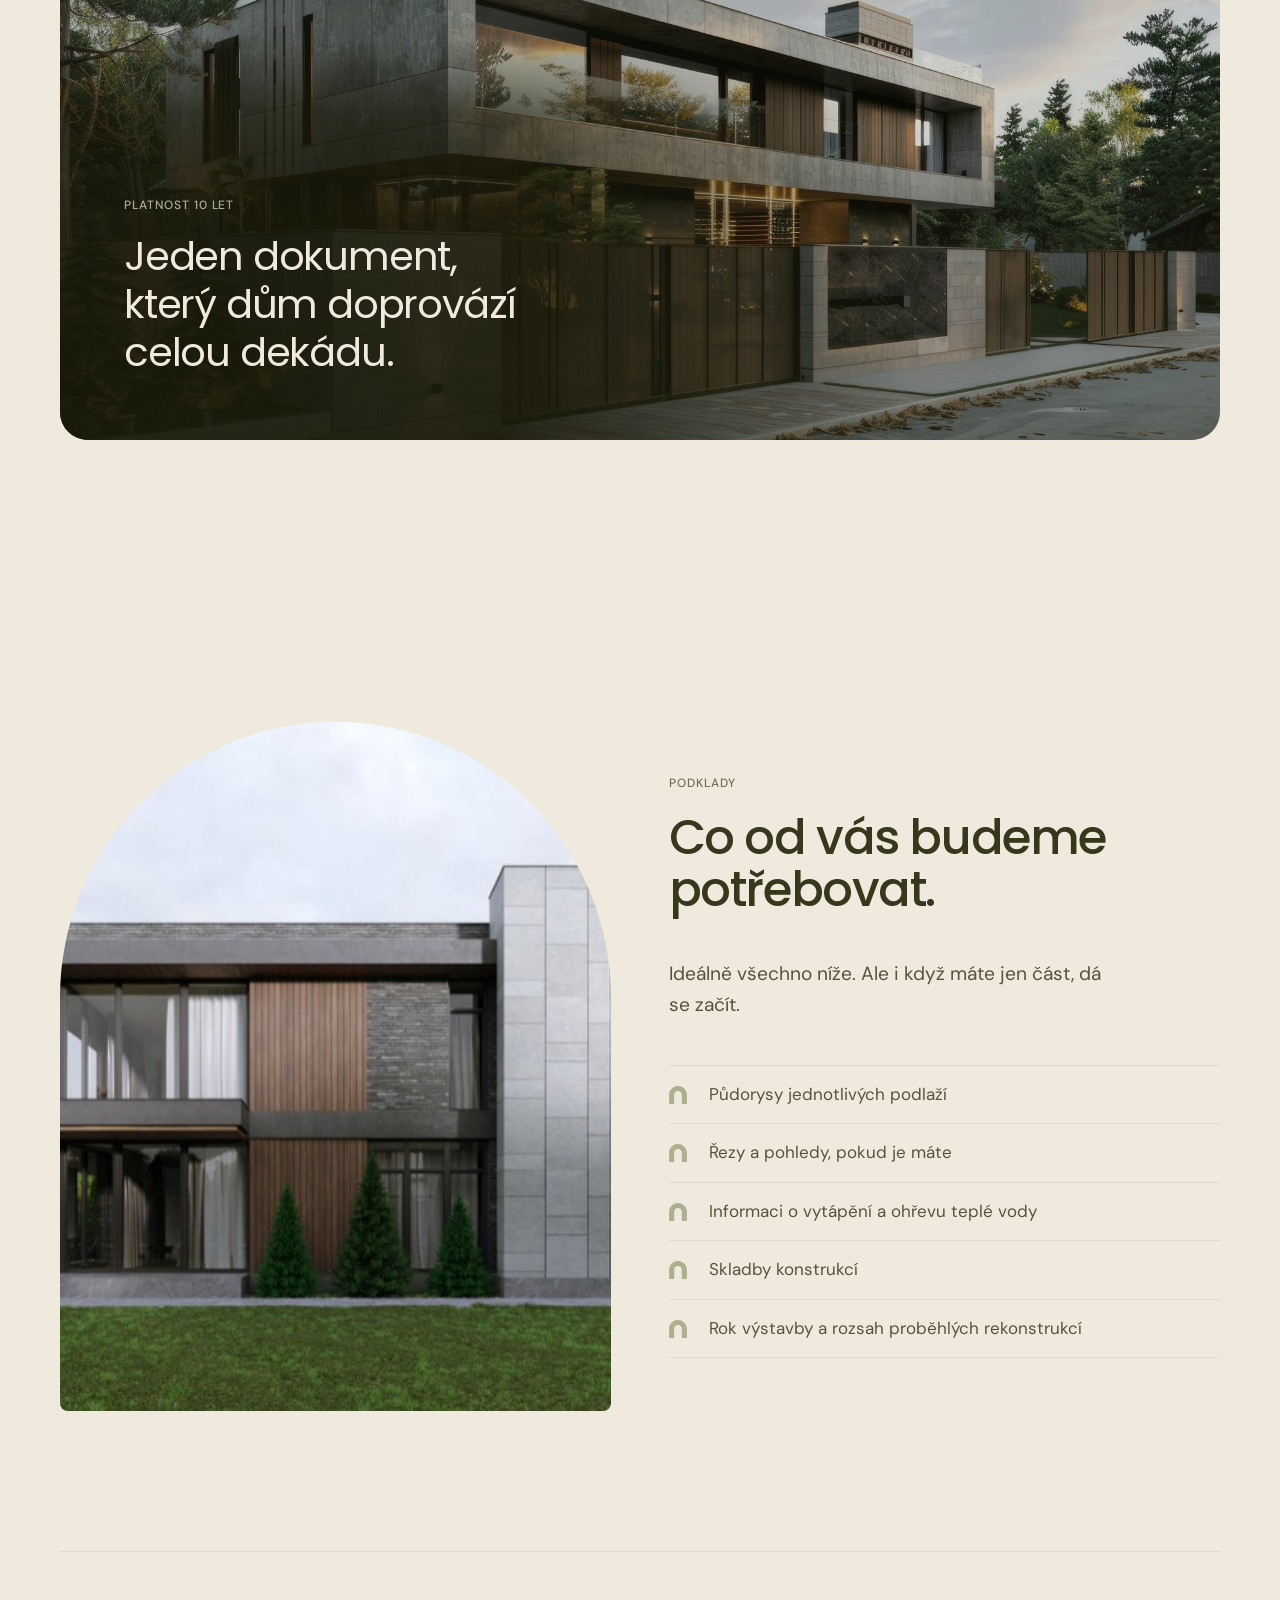
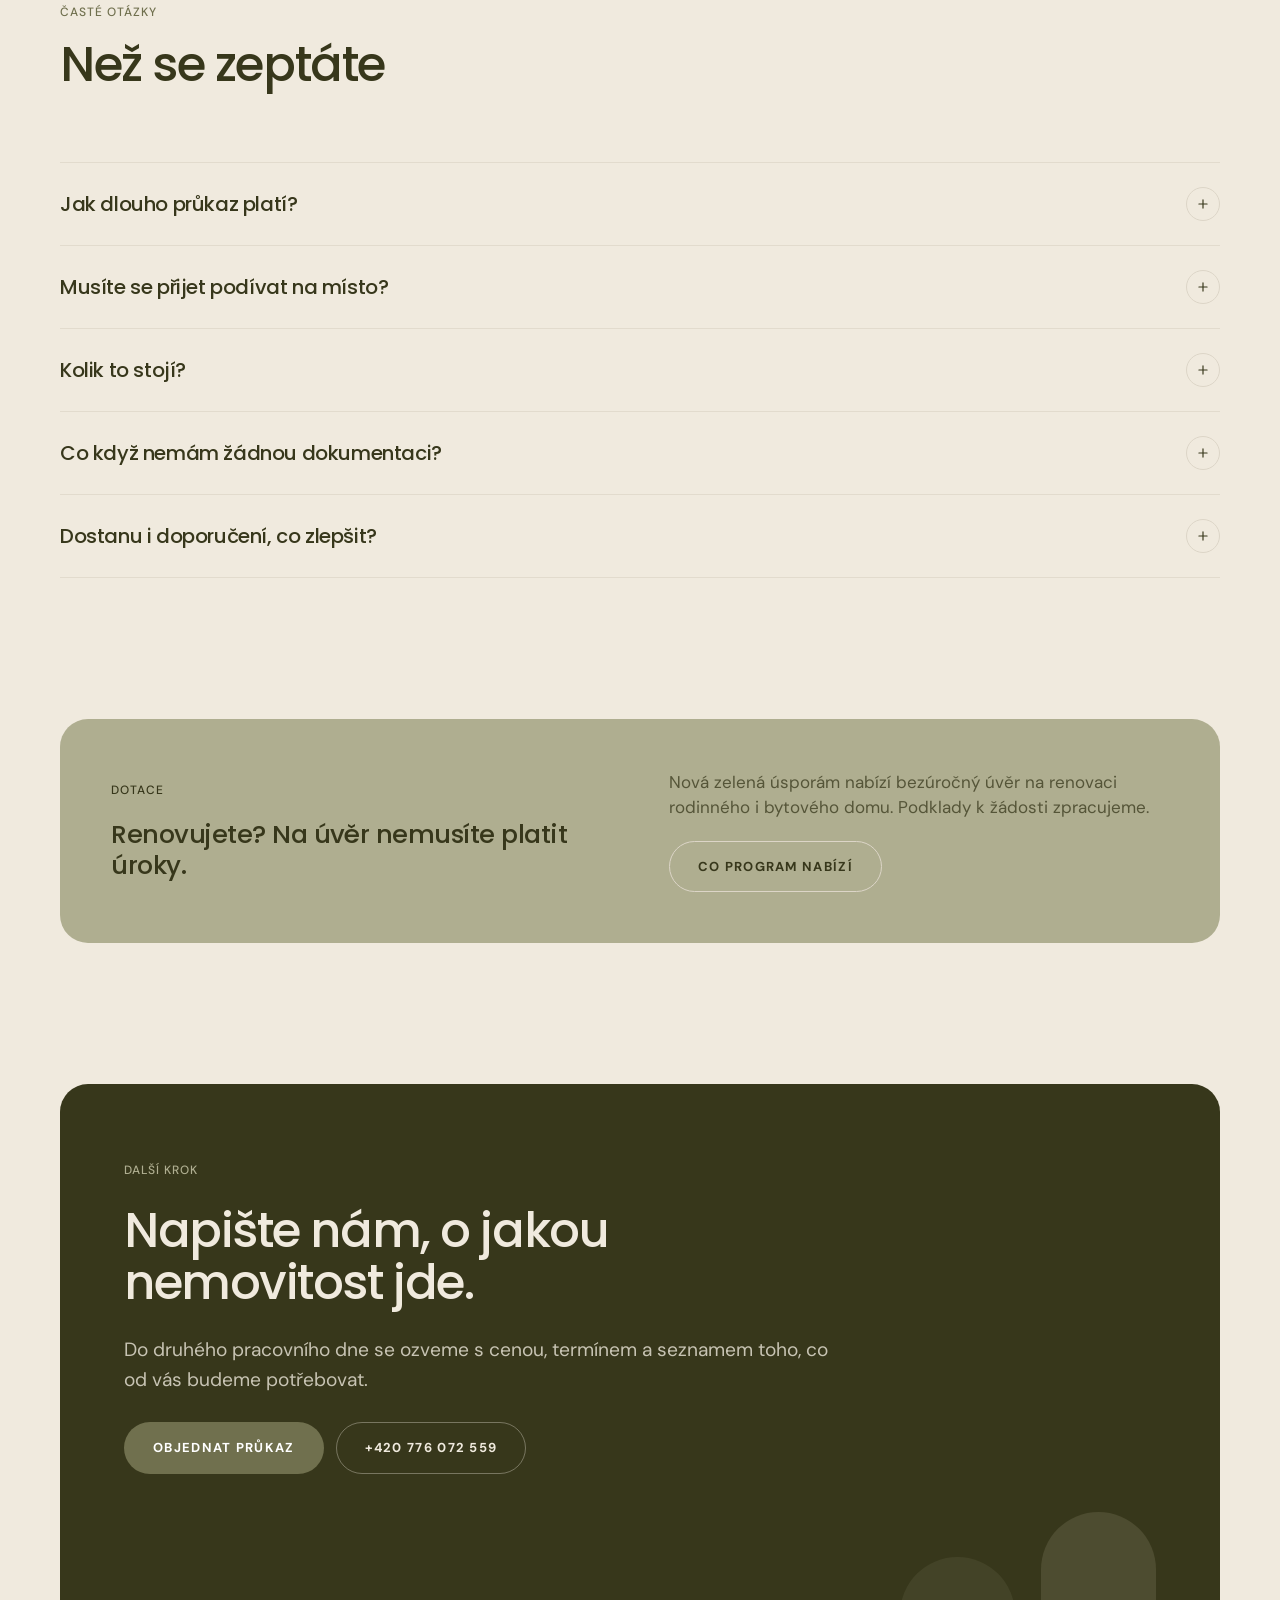
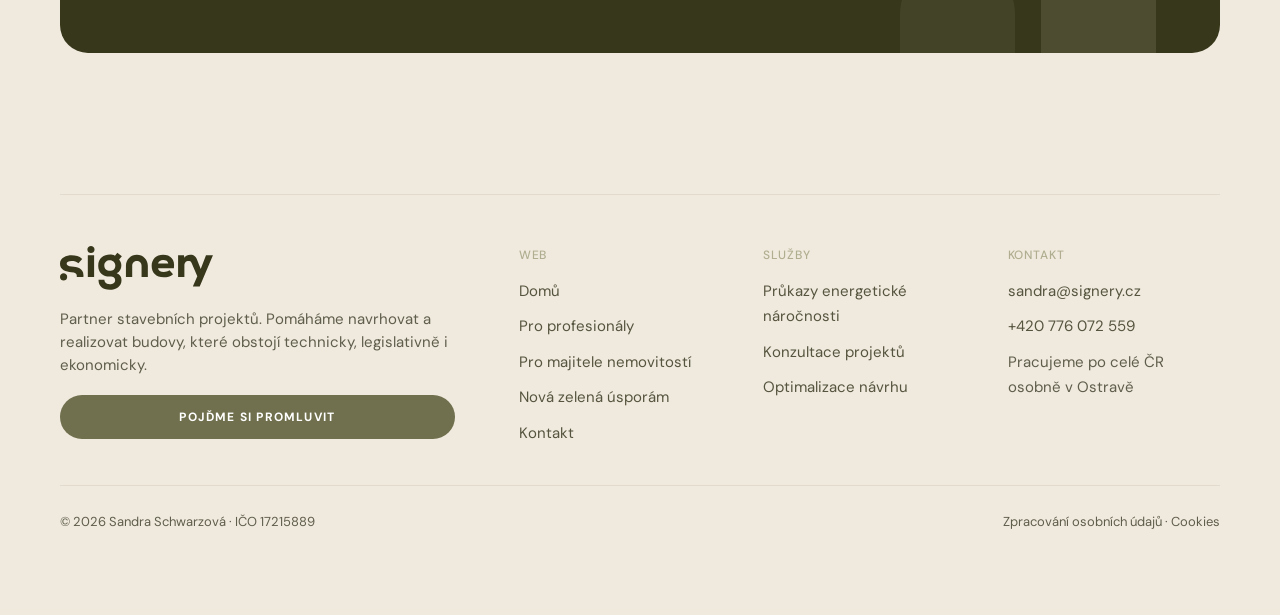
<file: pro-majitele.html>
<!doctype html>
<html lang="cs" class="no-js">
<head>
<meta charset="utf-8">
<meta name="viewport" content="width=device-width, initial-scale=1">
<title>PENB pro majitele nemovitostí — Signery</title>
<meta name="description" content="Potřebujete průkaz energetické náročnosti při prodeji, pronájmu nebo stavbě domu, případně zvažujete dotaci? Provedeme vás celým procesem jednoduše a bez zbytečné administrativy.">
<meta property="og:title" content="PENB pro majitele nemovitostí — Signery">
<meta property="og:description" content="Průkaz energetické náročnosti bez zbytečné administrativy.">
<meta property="og:image" content="https://signery.cz/assets/img/photo/dum-moderni.jpg">
<meta property="og:url" content="https://signery.cz/pro-majitele">
<meta property="og:locale" content="cs_CZ">
<meta property="og:type" content="website">
<link rel="canonical" href="https://signery.cz/pro-majitele">
<link rel="icon" href="assets/img/favicon.svg" type="image/svg+xml">
<link rel="preconnect" href="https://fonts.googleapis.com">
<link rel="preconnect" href="https://fonts.gstatic.com" crossorigin>
<link rel="stylesheet" href="https://fonts.googleapis.com/css2?family=DM+Sans:wght@400;500;700&family=Poppins:wght@300;400;500;600&display=swap">
<link rel="stylesheet" href="assets/css/style.css?v=202610130746">
<script>document.documentElement.className = document.documentElement.className.replace('no-js', 'js');</script>

<script type="application/ld+json">
{
  "@context": "https://schema.org",
  "@graph": [
    {
      "@type": "WebPage",
      "@id": "https://signery.cz/pro-majitele#stranka",
      "url": "https://signery.cz/pro-majitele",
      "name": "Průkaz energetické náročnosti pro majitele nemovitostí",
      "inLanguage": "cs-CZ",
      "isPartOf": {
        "@id": "https://signery.cz/#web"
      },
      "about": {
        "@id": "https://signery.cz/#organizace"
      }
    },
    {
      "@type": "BreadcrumbList",
      "itemListElement": [
        {
          "@type": "ListItem",
          "position": 1,
          "name": "Domů",
          "item": "https://signery.cz/"
        },
        {
          "@type": "ListItem",
          "position": 2,
          "name": "Pro majitele nemovitostí",
          "item": "https://signery.cz/pro-majitele"
        }
      ]
    },
    {
      "@type": "FAQPage",
      "@id": "https://signery.cz/pro-majitele#faq",
      "mainEntity": [
        {
          "@type": "Question",
          "name": "Jak dlouho průkaz platí?",
          "acceptedAnswer": {
            "@type": "Answer",
            "text": "Deset let od data vystavení. Dřív pozbývá platnosti jen tehdy, když na budově proběhne větší změna dokončené stavby — typicky zateplení nebo výměna zdroje tepla."
          }
        },
        {
          "@type": "Question",
          "name": "Musíte se přijet podívat na místo?",
          "acceptedAnswer": {
            "@type": "Answer",
            "text": "Ne vždy. Pokud máte kompletní dokumentaci, zvládneme to bez návštěvy. Když dokumentace chybí nebo neodpovídá skutečnosti, přijedeme zaměřit — u běžného rodinného domu to trvá jedno dopoledne."
          }
        },
        {
          "@type": "Question",
          "name": "Kolik to stojí?",
          "acceptedAnswer": {
            "@type": "Answer",
            "text": "Cena se odvíjí od typu a velikosti budovy a od toho, jestli je potřeba zaměření. Pošleme ji hned po prvním e‑mailu, ještě než se do čehokoli pustíme. Žádné položky, které se objeví až na faktuře."
          }
        },
        {
          "@type": "Question",
          "name": "Co když nemám žádnou dokumentaci?",
          "acceptedAnswer": {
            "@type": "Answer",
            "text": "Řešitelné. Část podkladů se dá dohledat ve stavebním archivu obce, zbytek doměříme na místě. Poradíme vám, kam se obrátit."
          }
        },
        {
          "@type": "Question",
          "name": "Dostanu i doporučení, co zlepšit?",
          "acceptedAnswer": {
            "@type": "Answer",
            "text": "Ano, přehled doporučených opatření je součástí průkazu. Nad rámec toho vám řekneme, které z nich dávají ve vašem případě ekonomický smysl a které jsou spíš teoretické."
          }
        }
      ]
    }
  ]
}
</script>
</head>
<body>

<a class="skip-link" href="#main">Přeskočit na obsah</a>

<div class="nav-outer">
  <nav class="nav" aria-label="Hlavní navigace">
    <a class="logo" href="index.html" aria-label="Signery — domů"><img class="logo__img" src="assets/img/logo/wordmark-olive.svg" alt="signery" width="689" height="198"></a>
    <div class="nav__links">
      <a class="nav__link" href="index.html">Domů</a>
      <a class="nav__link" href="pro-profesionaly.html">Pro profesionály</a>
      <a class="nav__link" href="pro-majitele.html" aria-current="page">Pro majitele nemovitostí</a>
      <a class="nav__link" href="dotace.html">Nová zelená úsporám</a>
      <a class="nav__link" href="kontakt.html">Kontakt</a>
    </div>
    <div class="nav__actions">
      <a class="btn btn--primary btn--sm nav__cta" href="kontakt.html">Objednat průkaz</a>
      <button class="nav__toggle" type="button" data-menu-toggle aria-expanded="false" aria-controls="mobile-menu" aria-label="Otevřít menu"><span></span><span></span><span></span></button>
    </div>
  </nav>
</div>

<div class="mobile-menu" id="mobile-menu" data-menu data-open="false">
  <a class="mobile-menu__link" href="index.html">Domů</a>
  <a class="mobile-menu__link" href="pro-profesionaly.html">Pro profesionály</a>
  <a class="mobile-menu__link" href="pro-majitele.html">Pro majitele nemovitostí</a>
  <a class="mobile-menu__link" href="dotace.html">Nová zelená úsporám</a>
  <a class="mobile-menu__link" href="kontakt.html">Kontakt</a>
  <div class="mobile-menu__foot">
    <a class="btn btn--primary" href="kontakt.html">Objednat průkaz</a>
    <a class="body-sm" href="mailto:sandra@signery.cz">sandra@signery.cz</a>
  </div>
</div>

<main id="main">

  <!-- ================= HERO ================= -->
  <section class="hero page-hero">
    <div class="wrap">
      <div class="hero__panel">
        <div class="hero__inner page-hero__inner">
          <span class="label" data-reveal>Pro majitele nemovitostí</span>
          <h1 class="h1 page-hero__title" data-reveal data-reveal-delay="60">Průkaz energetické náročnosti. Bez papírování navíc.</h1>
          <p class="lead page-hero__lead" data-reveal data-reveal-delay="120">
            Prodáváte, pronajímáte nebo stavíte? Řekneme vám, jestli průkaz potřebujete,
            co od vás budeme chtít a kdy ho budete mít. Srozumitelně, bez odborných zkratek.
          </p>
          <div class="hero__actions" data-reveal data-reveal-delay="180">
            <a class="btn btn--primary" href="kontakt.html">Objednat průkaz</a>
            <a class="btn btn--ghost" href="#postup">Jak to probíhá</a>
          </div>
        </div>
        <div class="arch-row hero__arches" aria-hidden="true" data-reveal data-reveal-delay="240">
          <span class="arch arch--solid"></span><span class="arch"></span><span class="arch arch--solid"></span>
        </div>
        <div class="hero__foot">
          <p class="body hero__foot-claim">Dostanete PDF průkazu a vysvětlení, co výsledek znamená.</p>
        </div>
      </div>
    </div>
  </section>

  <!-- ================= KDY PENB POTŘEBUJETE ================= -->
  <section class="section">
    <div class="wrap">
      <div class="section-head section-head--split">
        <div class="section-head__text">
          <span class="label" data-reveal>Nejčastější situace</span>
          <h2 class="h2 measure" data-reveal data-reveal-delay="60">Potřebujete průkaz? Ve třech případech skoro jistě ano.</h2>
        </div>
        <div class="section-head__aside" data-reveal data-reveal-delay="120">
          <p class="body">Pokud si nejste jistí, napište nám. Když zjistíme, že ho nepotřebujete, řekneme to.</p>
        </div>
      </div>

      <div class="grid grid-3">
        <div class="card card--arched" data-reveal>
          <span class="card__icon" aria-hidden="true">
            <svg viewBox="0 0 24 24" fill="none" stroke="currentColor" stroke-width="2" stroke-linecap="round" stroke-linejoin="round"><path d="M3 21h18"/><path d="M5 21V9l7-5 7 5v12"/><path d="M10 21v-6h4v6"/></svg>
          </span>
          <h3 class="h3">Prodáváte nemovitost</h3>
          <p class="body">Průkaz potřebujete už při inzerci a předáváte ho kupujícímu. Bez něj se transakce zbytečně protahuje.</p>
        </div>
        <div class="card card--arched" data-reveal data-reveal-delay="80">
          <span class="card__icon" aria-hidden="true">
            <svg viewBox="0 0 24 24" fill="none" stroke="currentColor" stroke-width="2" stroke-linecap="round" stroke-linejoin="round"><path d="M4 10h16v10H4z"/><path d="M4 10V6a2 2 0 0 1 2-2h12a2 2 0 0 1 2 2v4"/><path d="M9 20v-5h6v5"/></svg>
          </span>
          <h3 class="h3">Pronajímáte byt nebo dům</h3>
          <p class="body">Průkaz nebo jeho ověřenou kopii předáváte nájemci. Uvádí se i v inzerátu.</p>
        </div>
        <div class="card card--sage card--arched" data-reveal data-reveal-delay="160">
          <span class="card__icon" aria-hidden="true" style="background:rgba(255,255,255,.45)">
            <svg viewBox="0 0 24 24" fill="none" stroke="currentColor" stroke-width="2" stroke-linecap="round" stroke-linejoin="round"><path d="M12 3 3 9v12h18V9Z"/><path d="M9 21v-7h6v7"/></svg>
          </span>
          <h3 class="h3">Stavíte nebo rekonstruujete</h3>
          <p class="body">Průkaz je součástí dokumentace pro povolení stavby i pro její dokončení. U větších rekonstrukcí také.</p>
        </div>
      </div>
    </div>
  </section>

  <!-- ================= MĚŘIDLO — ANIMOVANÝ OBJEKT ================= -->
  <section class="section section--flush-top">
    <div class="wrap">
      <div class="panel panel--soft">
        <div class="split">
          <div class="stack" data-reveal>
            <span class="label">Co se z průkazu dozvíte</span>
            <h2 class="h2 measure">Písmeno na první straně a čísla, která za ním stojí.</h2>
            <div class="prose u-mt-24">
              <p>
                Průkaz zařadí budovu do třídy A až G podle toho, kolik energie na svůj provoz
                potřebuje. Součástí je i přehled opatření, kterými se dá výsledek zlepšit —
                a odhad, co která změna přinese.
              </p>
              <p>
                Nedostanete od nás jen dokument. Projdeme s vámi, co výsledek znamená
                pro provoz domu i pro jeho hodnotu.
              </p>
            </div>
          </div>

          <div class="gauge-figure" data-reveal data-reveal-delay="120" style="--pct:38">
            <svg class="gauge" viewBox="0 0 200 128" aria-hidden="true">
              <path class="gauge__track" d="M22 104A78 78 0 0 1 178 104" pathLength="100"/>
              <path class="gauge__value" d="M22 104A78 78 0 0 1 178 104" pathLength="100"/>
              <g class="gauge__needle"><line x1="100" y1="104" x2="100" y2="42"/></g>
              <circle class="gauge__cap" cx="100" cy="104" r="8"/>
              <circle cx="100" cy="104" r="4" fill="var(--olive)"/>
            </svg>
            <span class="gauge-figure__value">Třída B</span>
            <span class="body-sm">Velmi úsporná budova</span>
            <p class="body-sm" style="text-align:center;max-width:32ch;margin-top:8px">
              Ukázka. Skutečná třída vaší nemovitosti vyjde z jejího zaměření a skladeb konstrukcí.
            </p>
          </div>
        </div>
      </div>
    </div>
  </section>

  <!-- ================= JAK TO PROBÍHÁ ================= -->
  <section class="section" id="postup">
    <div class="wrap">
        <div class="rail-scene" data-rail-scene>
          <div class="rail-scene__sticky">
          <div class="section-head section-head--split">
            <div class="section-head__text">
              <span class="label" data-reveal>Postup</span>
              <h2 class="h2 measure" data-reveal data-reveal-delay="60">Čtyři kroky. Nic víc po vás nechceme.</h2>
            </div>
          </div>
          <ol class="rail" data-rail>
            <span class="rail__line" aria-hidden="true"></span>
            <li class="rail__step" style="--d:.1s">
              <span class="timeline__no">01</span><h3 class="h4">Ozvete se nám</h3>
              <p class="body-sm">Stačí typ nemovitosti, adresa a k čemu průkaz potřebujete. Vrátíme se s cenou a termínem.</p>
            </li>
            <li class="rail__step" style="--d:.4s">
              <span class="timeline__no">02</span><h3 class="h4">Pošlete podklady</h3>
              <p class="body-sm">Dokumentaci budovy, informace o vytápění a ohřevu vody. Když něco nemáte, poradíme, kde to sehnat.</p>
            </li>
            <li class="rail__step" style="--d:.7s">
              <span class="timeline__no">03</span><h3 class="h4">Zaměříme, co je potřeba</h3>
              <p class="body-sm">Pokud dokumentace nestačí, přijedeme budovu zaměřit. Obvykle to zabere jedno dopoledne.</p>
            </li>
            <li class="rail__step" style="--d:1s">
              <span class="timeline__no">04</span><h3 class="h4">Dostanete průkaz</h3>
              <p class="body-sm">PDF a srozumitelné vysvětlení výsledku.</p>
            </li>
          </ol>
          </div>
        </div>
    </div>
  </section>

  <!-- ================= FOTO PÁS ================= -->
  <section class="section section--flush-top">
    <div class="wrap">
      <div class="band media" data-reveal>
        <img src="assets/img/photo/dum-beton.jpg"
             srcset="assets/img/photo/dum-beton@900.jpg 900w, assets/img/photo/dum-beton.jpg 1800w"
             sizes="(min-width: 1280px) 1192px, 92vw"
             alt="Moderní betonový dům za soumraku" loading="lazy" decoding="async">
        <div class="band__content" style="max-width:44ch">
          <span class="label">Platnost 10 let</span>
          <p class="statement" style="color:var(--linen)">Jeden dokument, který dům doprovází celou dekádu.</p>
        </div>
      </div>
    </div>
  </section>

  <!-- ================= CO OD VÁS POTŘEBUJEME ================= -->
  <section class="section">
    <div class="wrap">
      <div class="split split--reverse">
        <div class="stack" data-reveal>
          <span class="label">Podklady</span>
          <h2 class="h2 measure">Co od vás budeme potřebovat.</h2>
          <p class="lead measure u-mt-24">Ideálně všechno níže. Ale i když máte jen část, dá se začít.</p>
          <ul class="tick-list u-mt-24">
            <li><span>Půdorysy jednotlivých podlaží</span></li>
            <li><span>Řezy a pohledy, pokud je máte</span></li>
            <li><span>Informaci o vytápění a ohřevu teplé vody</span></li>
            <li><span>Skladby konstrukcí</span></li>
            <li><span>Rok výstavby a rozsah proběhlých rekonstrukcí</span></li>
          </ul>
        </div>

        <div class="media media--portrait media--arch" data-reveal data-reveal-delay="120">
          <img src="assets/img/photo/dum-moderni.jpg"
               srcset="assets/img/photo/dum-moderni@900.jpg 900w, assets/img/photo/dum-moderni.jpg 1800w"
               sizes="(min-width: 900px) 46vw, 92vw"
               alt="Rodinný dům s dřevěným obkladem a kamenným soklem" loading="lazy" decoding="async">
        </div>
      </div>
    </div>
  </section>

  <!-- ================= FAQ ================= -->
  <section class="section section--flush-top">
    <div class="wrap">
      <div class="panel panel--soft">
        <div class="section-head section-head--split">
          <div class="section-head__text">
            <span class="label" data-reveal>Časté otázky</span>
            <h2 class="h2 measure" data-reveal data-reveal-delay="60">Než se zeptáte</h2>
          </div>
        </div>

        <div class="faq" data-faq data-reveal>
          <div class="faq__item">
            <h3><button class="faq__btn" type="button" aria-expanded="false" aria-controls="q1">
              Jak dlouho průkaz platí?
              <span class="faq__sign" aria-hidden="true"><svg width="14" height="14" viewBox="0 0 24 24" fill="none" stroke="currentColor" stroke-width="2" stroke-linecap="round"><path d="M12 5v14M5 12h14"/></svg></span>
            </button></h3>
            <div class="faq__panel" id="q1" data-open="false"><div>
              <p>Deset let od data vystavení. Dřív pozbývá platnosti jen tehdy, když na budově proběhne
              větší změna dokončené stavby — typicky zateplení nebo výměna zdroje tepla.</p>
            </div></div>
          </div>

          <div class="faq__item">
            <h3><button class="faq__btn" type="button" aria-expanded="false" aria-controls="q2">
              Musíte se přijet podívat na místo?
              <span class="faq__sign" aria-hidden="true"><svg width="14" height="14" viewBox="0 0 24 24" fill="none" stroke="currentColor" stroke-width="2" stroke-linecap="round"><path d="M12 5v14M5 12h14"/></svg></span>
            </button></h3>
            <div class="faq__panel" id="q2" data-open="false"><div>
              <p>Ne vždy. Pokud máte kompletní dokumentaci, zvládneme to bez návštěvy.
              Když dokumentace chybí nebo neodpovídá skutečnosti, přijedeme zaměřit —
              u běžného rodinného domu to trvá jedno dopoledne.</p>
            </div></div>
          </div>

          <div class="faq__item">
            <h3><button class="faq__btn" type="button" aria-expanded="false" aria-controls="q3">
              Kolik to stojí?
              <span class="faq__sign" aria-hidden="true"><svg width="14" height="14" viewBox="0 0 24 24" fill="none" stroke="currentColor" stroke-width="2" stroke-linecap="round"><path d="M12 5v14M5 12h14"/></svg></span>
            </button></h3>
            <div class="faq__panel" id="q3" data-open="false"><div>
              <p>Cena se odvíjí od typu a velikosti budovy a od toho, jestli je potřeba zaměření.
              Pošleme ji hned po prvním e‑mailu, ještě než se do čehokoli pustíme.
              Žádné položky, které se objeví až na faktuře.</p>
            </div></div>
          </div>

          <div class="faq__item">
            <h3><button class="faq__btn" type="button" aria-expanded="false" aria-controls="q4">
              Co když nemám žádnou dokumentaci?
              <span class="faq__sign" aria-hidden="true"><svg width="14" height="14" viewBox="0 0 24 24" fill="none" stroke="currentColor" stroke-width="2" stroke-linecap="round"><path d="M12 5v14M5 12h14"/></svg></span>
            </button></h3>
            <div class="faq__panel" id="q4" data-open="false"><div>
              <p>Řešitelné. Část podkladů se dá dohledat ve stavebním archivu obce,
              zbytek doměříme na místě. Poradíme vám, kam se obrátit.</p>
            </div></div>
          </div>

          <div class="faq__item">
            <h3><button class="faq__btn" type="button" aria-expanded="false" aria-controls="q5">
              Dostanu i doporučení, co zlepšit?
              <span class="faq__sign" aria-hidden="true"><svg width="14" height="14" viewBox="0 0 24 24" fill="none" stroke="currentColor" stroke-width="2" stroke-linecap="round"><path d="M12 5v14M5 12h14"/></svg></span>
            </button></h3>
            <div class="faq__panel" id="q5" data-open="false"><div>
              <p>Ano, přehled doporučených opatření je součástí průkazu.
              Nad rámec toho vám řekneme, které z nich dávají ve vašem případě ekonomický smysl
              a které jsou spíš teoretické.</p>
            </div></div>
          </div>
        </div>
      </div>
    </div>
  </section>

  <!-- ================= ODKAZ NA DOTACE ================= -->
  <section class="section section--flush-top">
    <div class="wrap">
      <div class="panel panel--sage" data-reveal>
        <div class="split" style="align-items:center">
          <div class="stack">
            <span class="label">Dotace</span>
            <h2 class="h3">Renovujete? Na úvěr nemusíte platit úroky.</h2>
          </div>
          <div class="stack">
            <p class="body">
              Nová zelená úsporám nabízí bezúročný úvěr na renovaci rodinného
              i bytového domu. Podklady k žádosti zpracujeme.
            </p>
            <div class="row">
              <a class="btn btn--ghost" href="dotace.html">Co program nabízí</a>
            </div>
          </div>
        </div>
      </div>
    </div>
  </section>

  <!-- ================= CTA ================= -->
  <section class="section section--flush-top">
    <div class="wrap">
      <div class="cta-band panel--deco-arches" data-reveal>
        <div class="cta-band__inner">
          <span class="label">Další krok</span>
          <h2 class="h2">Napište nám, o jakou nemovitost jde.</h2>
          <p class="lead">
            Do druhého pracovního dne se ozveme s cenou, termínem a seznamem toho,
            co od vás budeme potřebovat.
          </p>
          <div class="row">
            <a class="btn btn--primary" href="kontakt.html">Objednat průkaz</a>
            <a class="btn btn--ghost" href="tel:+420776072559">+420 776 072 559</a>
          </div>
        </div>
      </div>
    </div>
  </section>

</main>

<footer class="footer">
  <div class="wrap">
    <div class="footer__panel">
      <div class="footer__top">
        <div class="footer__brand">
          <a class="logo logo--lg" href="index.html" aria-label="Signery — domů"><img class="logo__img" src="assets/img/logo/wordmark-olive.svg" alt="signery" width="689" height="198"></a>
          <p class="body-sm">Partner stavebních projektů. Pomáháme navrhovat a realizovat budovy, které obstojí technicky, legislativně i ekonomicky.</p>
          <a class="btn btn--primary btn--sm" href="kontakt.html">Pojďme si promluvit</a>
        </div>
        <div class="footer__cols">
          <div class="footer__col">
            <p class="footer__col-title">Web</p>
            <ul><li><a href="index.html">Domů</a></li><li><a href="pro-profesionaly.html">Pro profesionály</a></li><li><a href="pro-majitele.html">Pro majitele nemovitostí</a></li><li><a href="dotace.html">Nová zelená úsporám</a></li><li><a href="kontakt.html">Kontakt</a></li></ul>
          </div>
          <div class="footer__col">
            <p class="footer__col-title">Služby</p>
            <ul><li><a href="pro-majitele.html">Průkazy energetické náročnosti</a></li><li><a href="pro-profesionaly.html#sluzby">Konzultace projektů</a></li><li><a href="pro-profesionaly.html#sluzby">Optimalizace návrhu</a></li></ul>
          </div>
          <div class="footer__col">
            <p class="footer__col-title">Kontakt</p>
            <ul><li><a href="mailto:sandra@signery.cz">sandra@signery.cz</a></li><li><a href="tel:+420776072559">+420 776 072 559</a></li><li><span class="body-sm">Pracujeme po celé ČR<br>osobně v Ostravě</span></li></ul>
          </div>
        </div>
      </div>
      <div class="footer__bottom">
        <span>© <span data-year>2026</span> Sandra Schwarzová · IČO 17215889</span>
        <span><a href="zasady-ochrany-osobnich-udaju.html">Zpracování osobních údajů</a> · <a href="cookies.html">Cookies</a></span>
      </div>
    </div>
  </div>
</footer>

<script src="assets/js/main.js?v=202610130746"></script>
</body>
</html>
</file>
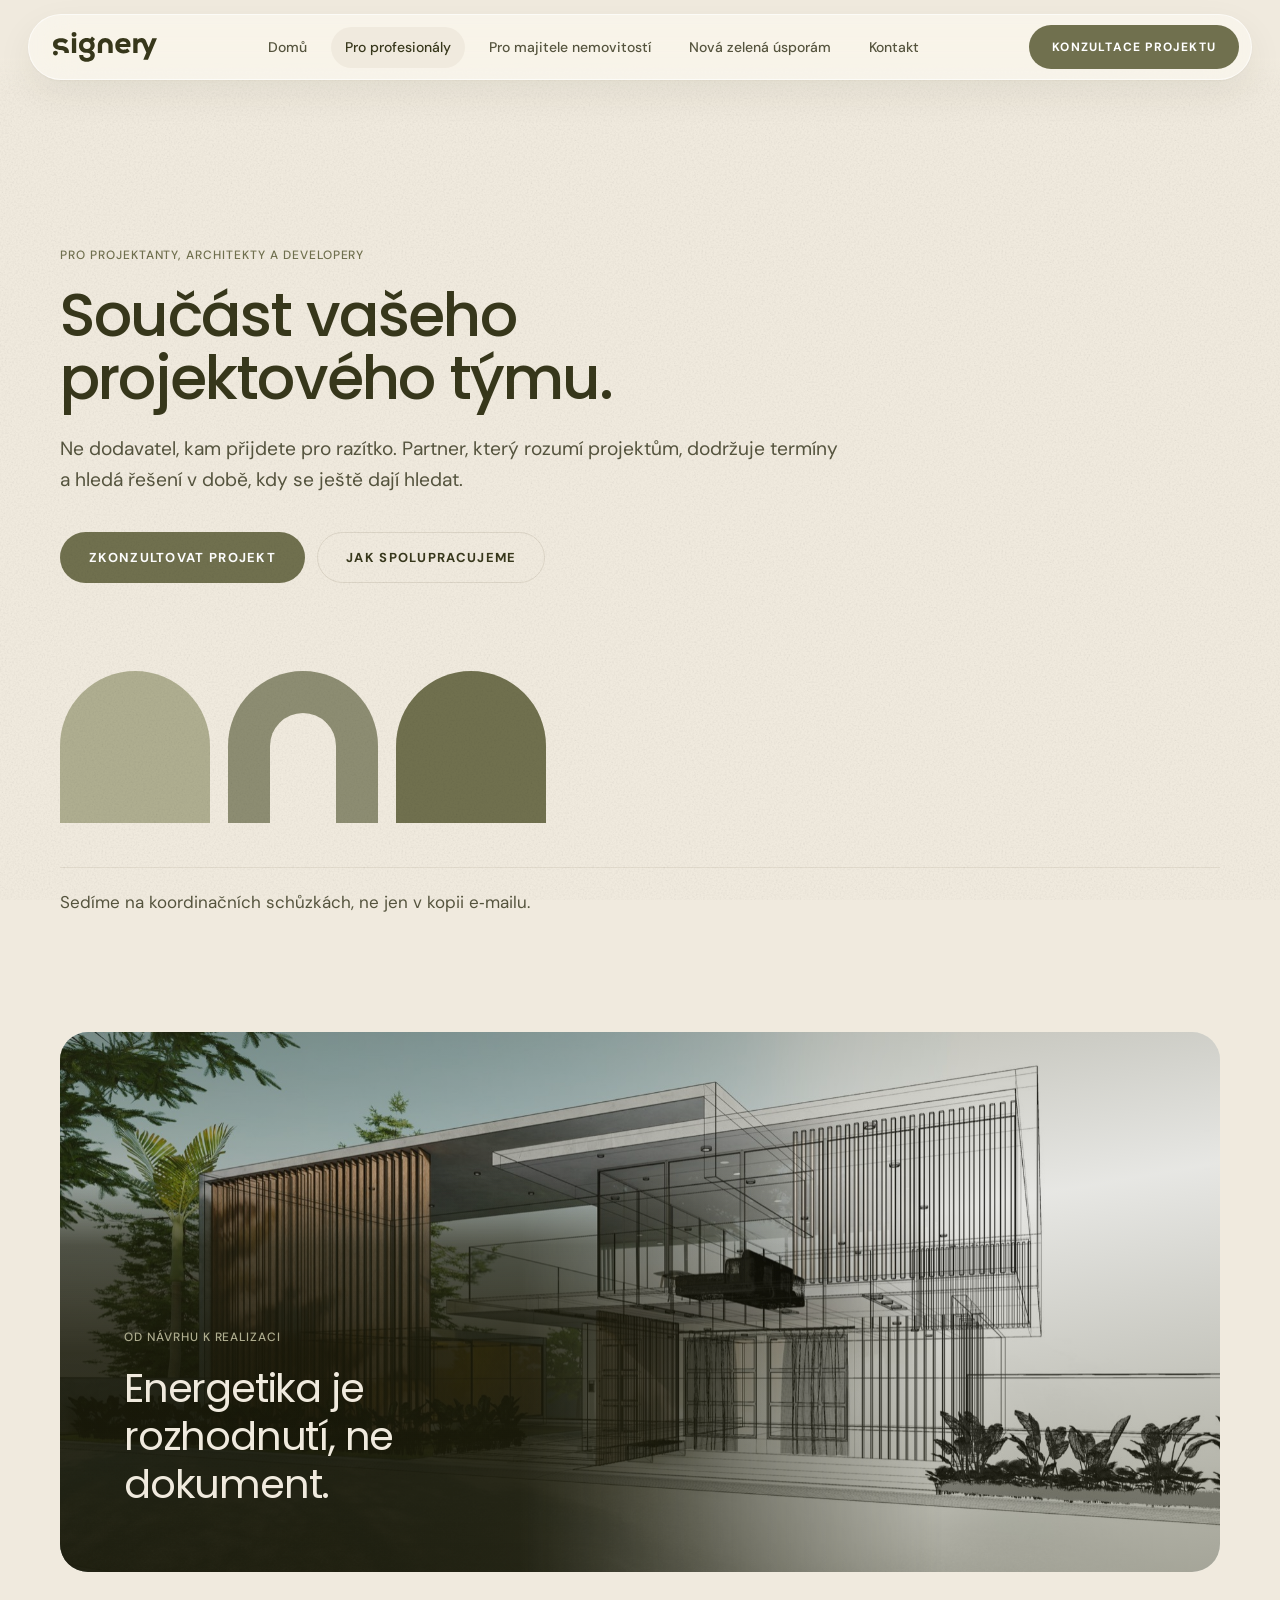
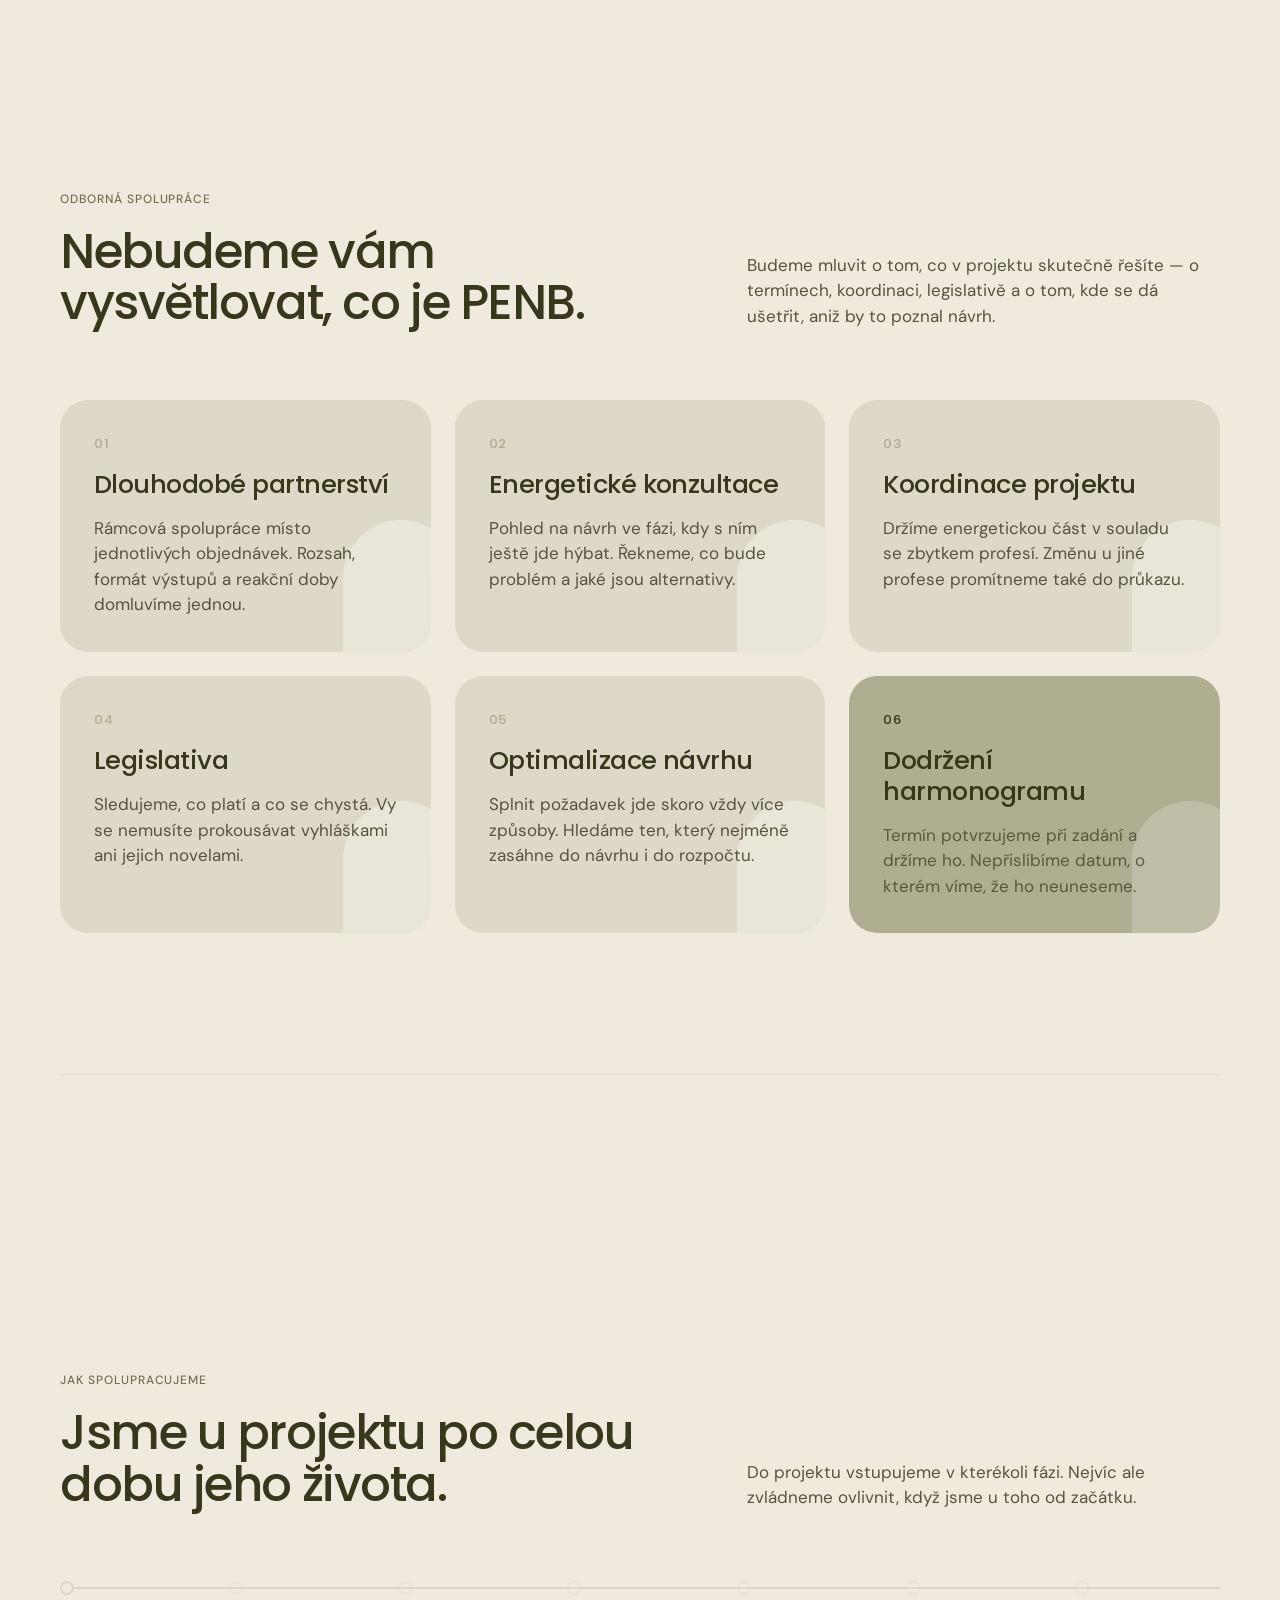
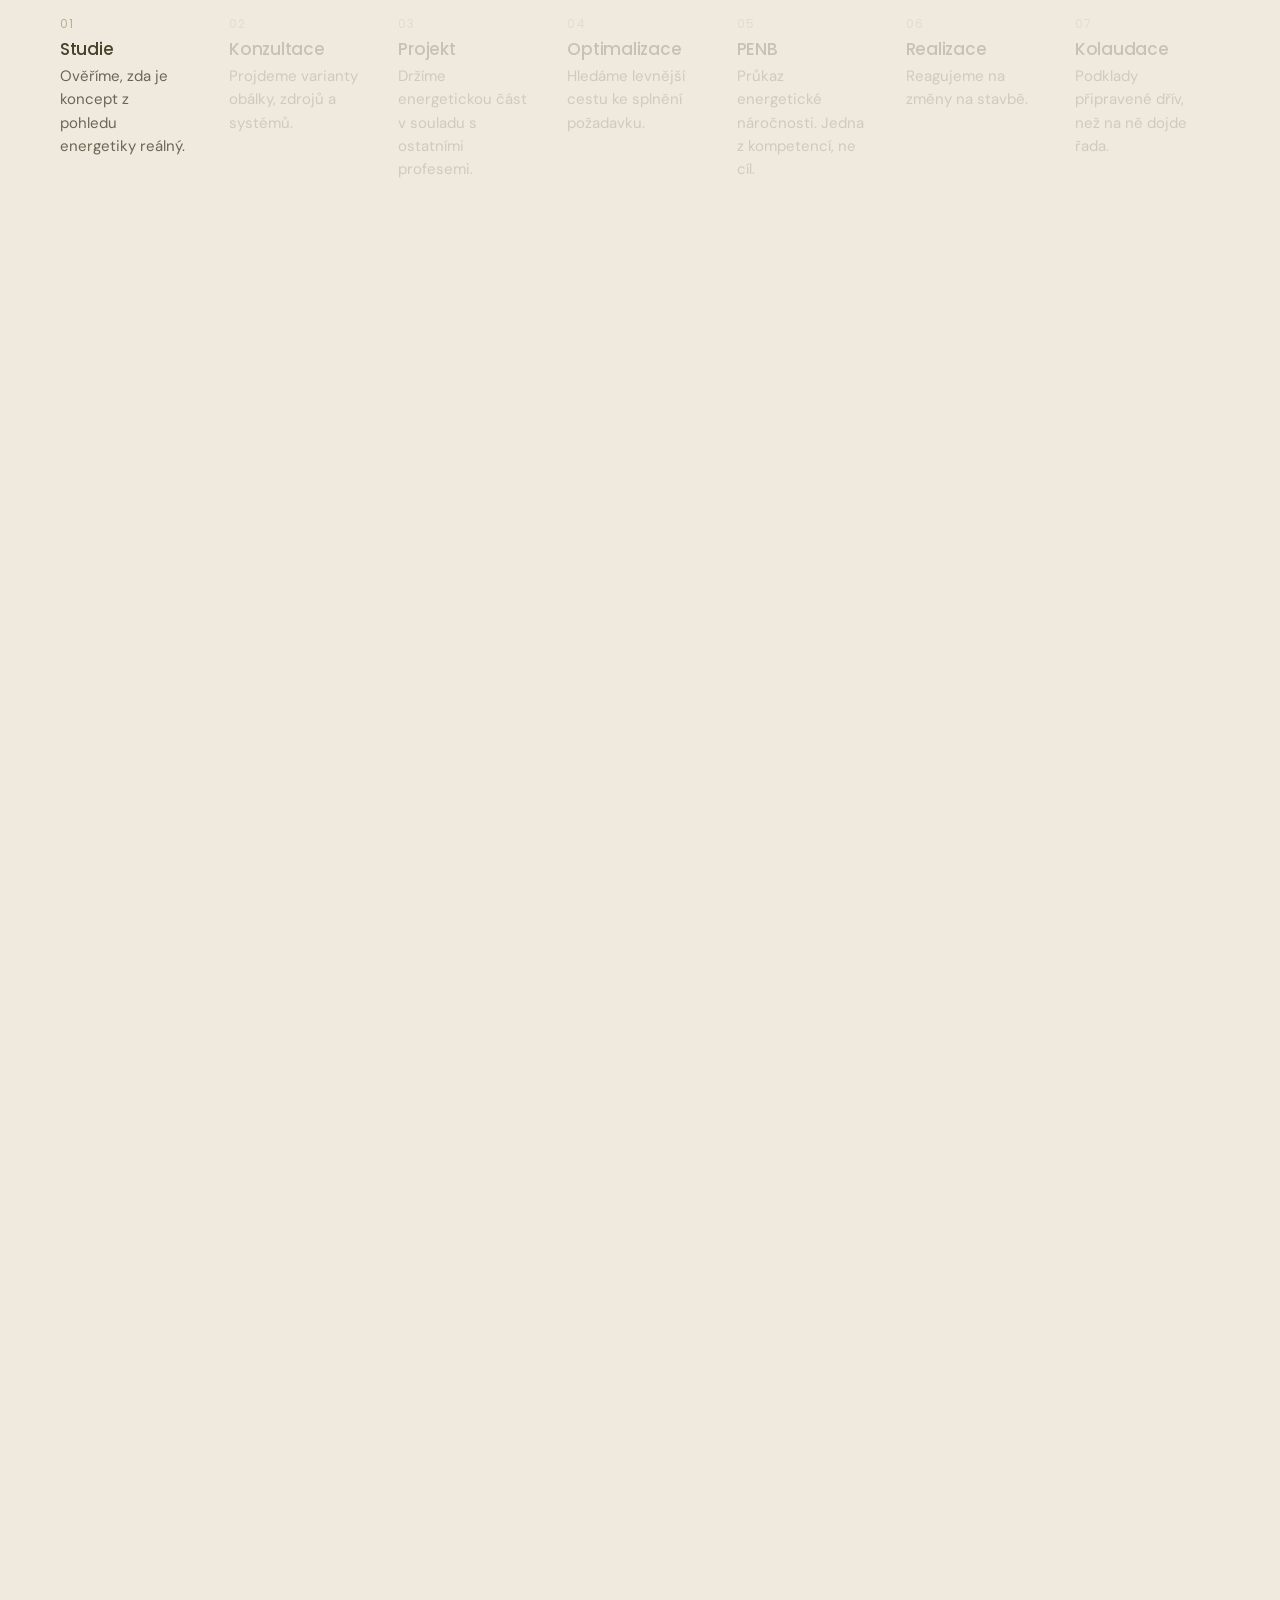
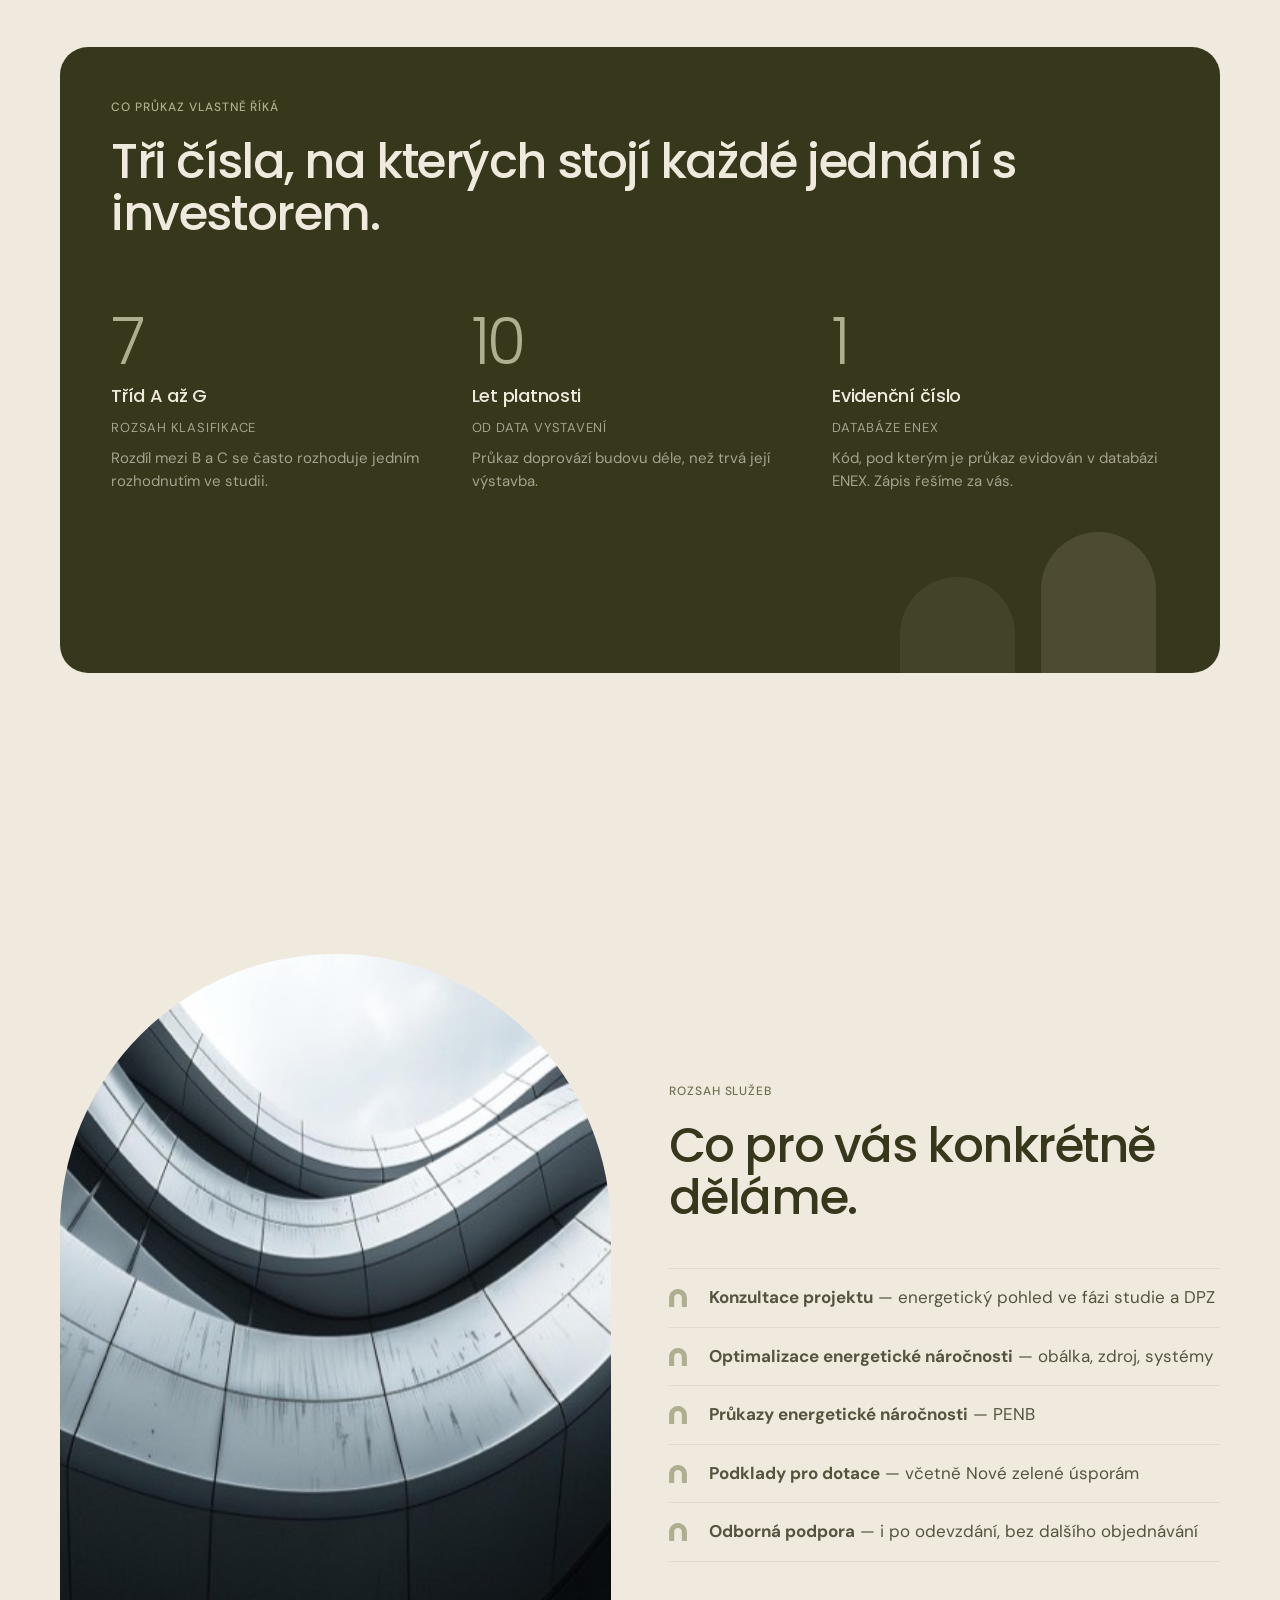
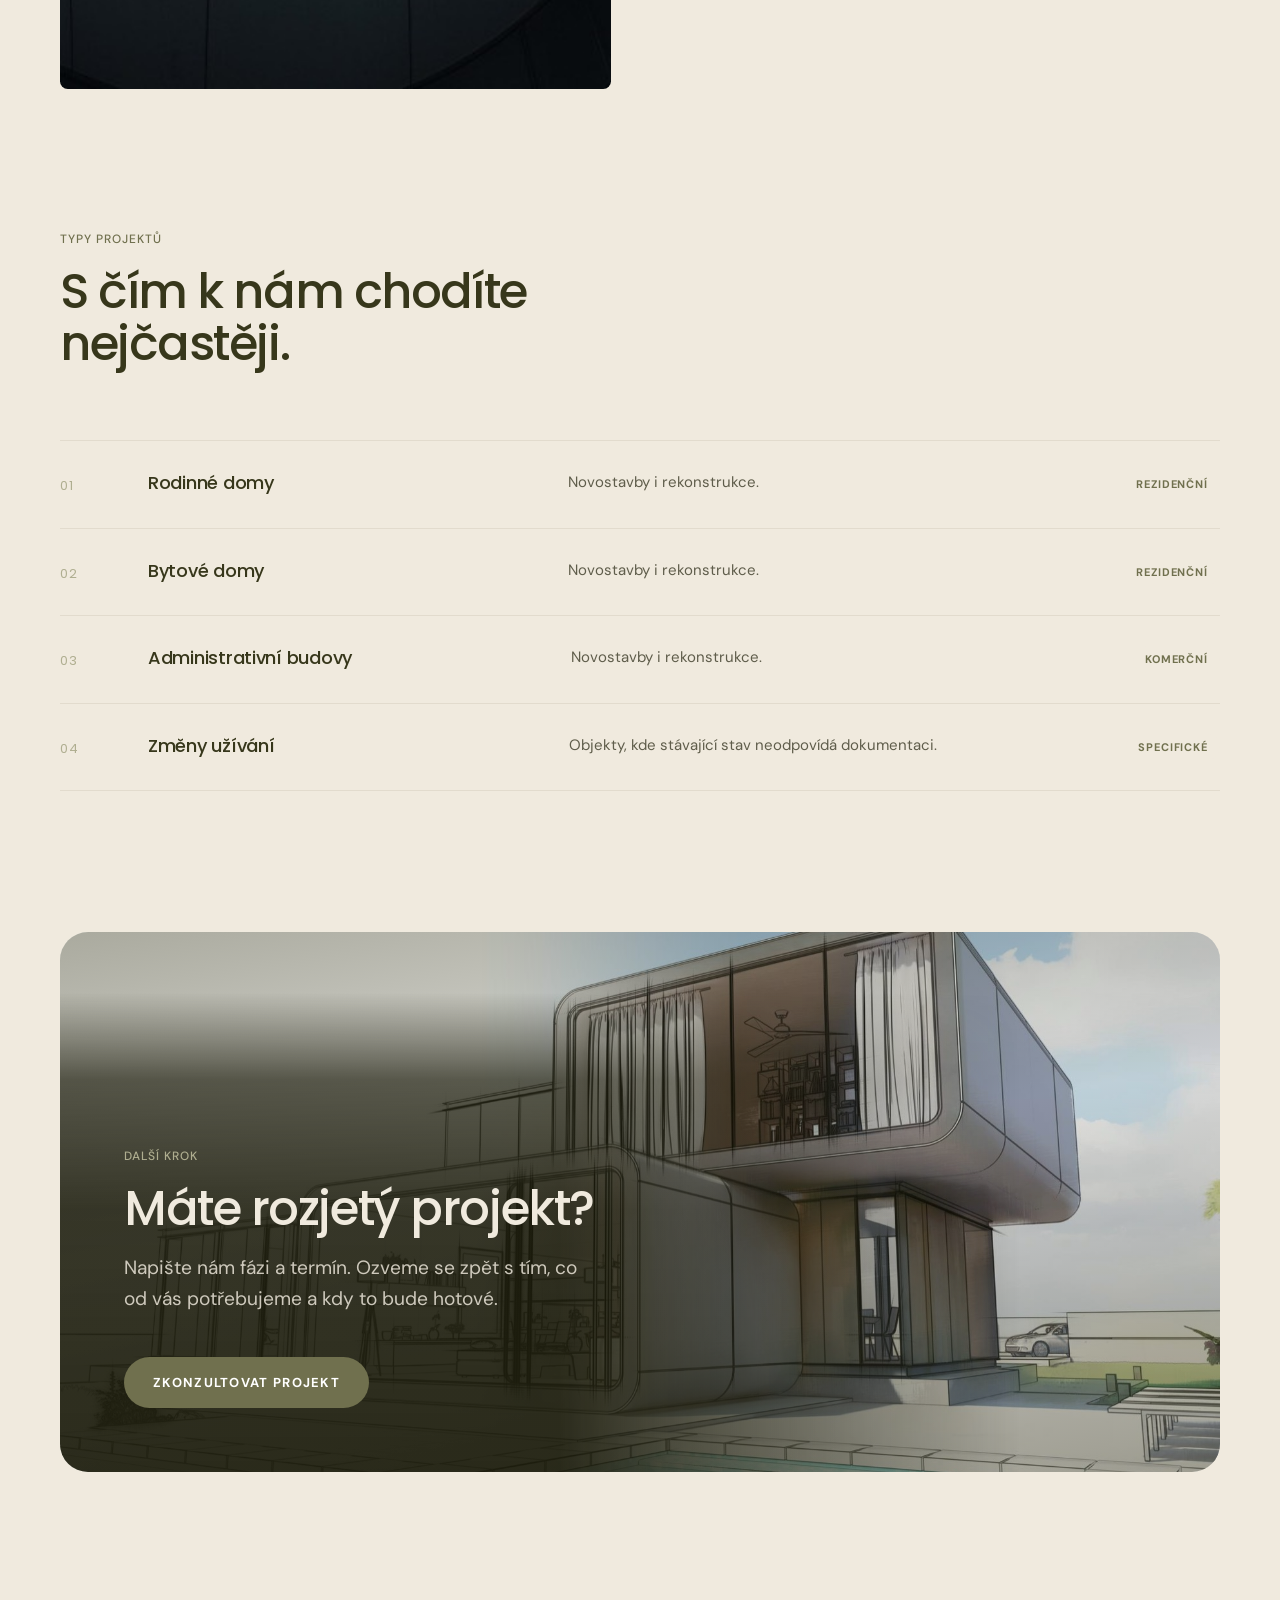
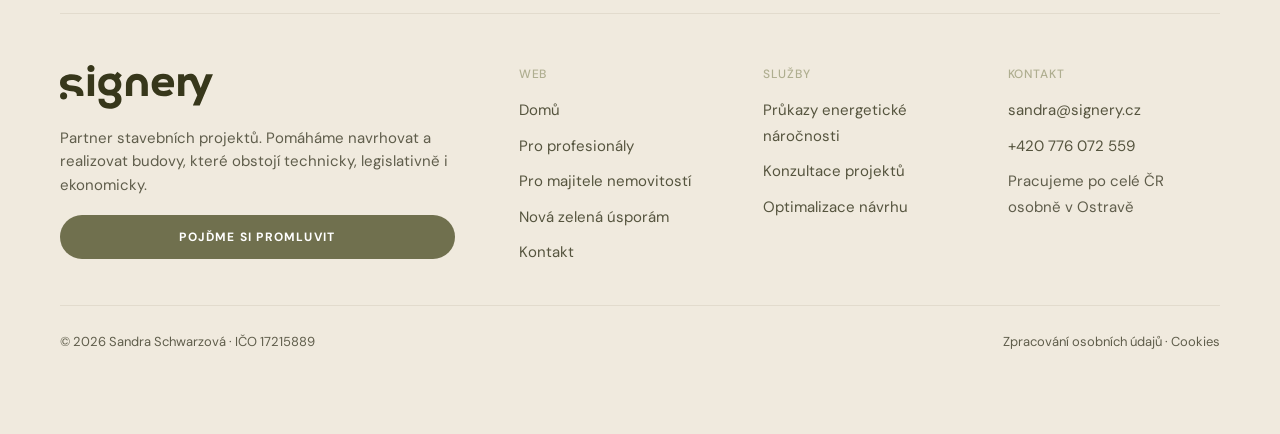
<file: pro-profesionaly.html>
<!doctype html>
<html lang="cs" class="no-js">
<head>
<meta charset="utf-8">
<meta name="viewport" content="width=device-width, initial-scale=1">
<title>Pro projektanty, architekty a developery — Signery</title>
<meta name="description" content="Energetický partner, který je součástí projektového týmu. Konzultace, výpočty, optimalizace návrhu, PENB a odborná podpora během celého životního cyklu stavby.">
<meta property="og:title" content="Pro projektanty, architekty a developery — Signery">
<meta property="og:description" content="Partner, který je součástí vašeho projektového týmu.">
<meta property="og:image" content="https://signery.cz/assets/img/photo/render-drevo.jpg">
<meta property="og:url" content="https://signery.cz/pro-profesionaly">
<meta property="og:locale" content="cs_CZ">
<meta property="og:type" content="website">
<link rel="canonical" href="https://signery.cz/pro-profesionaly">
<link rel="icon" href="assets/img/favicon.svg" type="image/svg+xml">
<link rel="preconnect" href="https://fonts.googleapis.com">
<link rel="preconnect" href="https://fonts.gstatic.com" crossorigin>
<link rel="stylesheet" href="https://fonts.googleapis.com/css2?family=DM+Sans:wght@400;500;700&family=Poppins:wght@300;400;500;600&display=swap">
<link rel="stylesheet" href="assets/css/style.css?v=202610130746">
<script>document.documentElement.className = document.documentElement.className.replace('no-js', 'js');</script>

<script type="application/ld+json">
{
  "@context": "https://schema.org",
  "@graph": [
    {
      "@type": "WebPage",
      "@id": "https://signery.cz/pro-profesionaly#stranka",
      "url": "https://signery.cz/pro-profesionaly",
      "name": "Pro projektanty, architekty a developery",
      "inLanguage": "cs-CZ",
      "isPartOf": {
        "@id": "https://signery.cz/#web"
      },
      "about": {
        "@id": "https://signery.cz/#organizace"
      }
    },
    {
      "@type": "BreadcrumbList",
      "itemListElement": [
        {
          "@type": "ListItem",
          "position": 1,
          "name": "Domů",
          "item": "https://signery.cz/"
        },
        {
          "@type": "ListItem",
          "position": 2,
          "name": "Pro profesionály",
          "item": "https://signery.cz/pro-profesionaly"
        }
      ]
    }
  ]
}
</script>
</head>
<body>

<a class="skip-link" href="#main">Přeskočit na obsah</a>

<div class="nav-outer">
  <nav class="nav" aria-label="Hlavní navigace">
    <a class="logo" href="index.html" aria-label="Signery — domů"><img class="logo__img" src="assets/img/logo/wordmark-olive.svg" alt="signery" width="689" height="198"></a>
    <div class="nav__links">
      <a class="nav__link" href="index.html">Domů</a>
      <a class="nav__link" href="pro-profesionaly.html" aria-current="page">Pro profesionály</a>
      <a class="nav__link" href="pro-majitele.html">Pro majitele nemovitostí</a>
      <a class="nav__link" href="dotace.html">Nová zelená úsporám</a>
      <a class="nav__link" href="kontakt.html">Kontakt</a>
    </div>
    <div class="nav__actions">
      <a class="btn btn--primary btn--sm nav__cta" href="kontakt.html">Konzultace projektu</a>
      <button class="nav__toggle" type="button" data-menu-toggle aria-expanded="false" aria-controls="mobile-menu" aria-label="Otevřít menu"><span></span><span></span><span></span></button>
    </div>
  </nav>
</div>

<div class="mobile-menu" id="mobile-menu" data-menu data-open="false">
  <a class="mobile-menu__link" href="index.html">Domů</a>
  <a class="mobile-menu__link" href="pro-profesionaly.html">Pro profesionály</a>
  <a class="mobile-menu__link" href="pro-majitele.html">Pro majitele nemovitostí</a>
  <a class="mobile-menu__link" href="dotace.html">Nová zelená úsporám</a>
  <a class="mobile-menu__link" href="kontakt.html">Kontakt</a>
  <div class="mobile-menu__foot">
    <a class="btn btn--primary" href="kontakt.html">Konzultace projektu</a>
    <a class="body-sm" href="mailto:sandra@signery.cz">sandra@signery.cz</a>
  </div>
</div>

<main id="main">

  <!-- ================= HERO ================= -->
  <section class="hero page-hero">
    <div class="wrap">
      <div class="hero__panel">
        <div class="hero__inner page-hero__inner">
          <span class="label" data-reveal>Pro projektanty, architekty a developery</span>
          <h1 class="h1 page-hero__title" data-reveal data-reveal-delay="60">Součást vašeho projektového týmu.</h1>
          <p class="lead page-hero__lead" data-reveal data-reveal-delay="120">
            Ne dodavatel, kam přijdete pro razítko.
            Partner, který rozumí projektům, dodržuje termíny a hledá řešení
            v době, kdy se ještě dají hledat.
          </p>
          <div class="hero__actions" data-reveal data-reveal-delay="180">
            <a class="btn btn--primary" href="kontakt.html">Zkonzultovat projekt</a>
            <a class="btn btn--ghost" href="#spoluprace">Jak spolupracujeme</a>
          </div>
        </div>
        <div class="arch-row hero__arches" aria-hidden="true" data-reveal data-reveal-delay="240">
          <span class="arch arch--solid"></span><span class="arch"></span><span class="arch arch--solid"></span>
        </div>
        <div class="hero__foot">
          <p class="body hero__foot-claim">Sedíme na koordinačních schůzkách, ne jen v kopii e‑mailu.</p>
        </div>
      </div>
    </div>
  </section>

  <!-- ================= FOTO PÁS ================= -->
  <section class="section section--tight">
    <div class="wrap">
      <div class="band media" data-reveal>
        <img src="assets/img/photo/render-drevo.jpg"
             srcset="assets/img/photo/render-drevo@900.jpg 900w, assets/img/photo/render-drevo.jpg 1800w"
             sizes="(min-width: 1280px) 1192px, 92vw"
             alt="Vizualizace stavby přecházející z drátového modelu do finálního návrhu" loading="lazy" decoding="async">
        <div class="band__content" style="max-width:46ch">
          <span class="label">Od návrhu k realizaci</span>
          <p class="statement" style="color:var(--linen)">Energetika je rozhodnutí, ne dokument.</p>
        </div>
      </div>
    </div>
  </section>

  <!-- ================= CO ŘEŠÍTE VY ================= -->
  <section class="section">
    <div class="wrap">
      <div class="section-head section-head--split">
        <div class="section-head__text">
          <span class="label" data-reveal>Odborná spolupráce</span>
          <h2 class="h2 measure" data-reveal data-reveal-delay="60">Nebudeme vám vysvětlovat, co je PENB.</h2>
        </div>
        <div class="section-head__aside" data-reveal data-reveal-delay="120">
          <p class="body">
            Budeme mluvit o tom, co v projektu skutečně řešíte — o termínech, koordinaci,
            legislativě a o tom, kde se dá ušetřit, aniž by to poznal návrh.
          </p>
        </div>
      </div>

      <div class="grid grid-3">
        <div class="card card--arched" data-reveal>
          <span class="card__index">01</span>
          <h3 class="h3">Dlouhodobé partnerství</h3>
          <p class="body">Rámcová spolupráce místo jednotlivých objednávek. Rozsah, formát výstupů a reakční doby domluvíme jednou.</p>
        </div>
        <div class="card card--arched" data-reveal data-reveal-delay="60">
          <span class="card__index">02</span>
          <h3 class="h3">Energetické konzultace</h3>
          <p class="body">Pohled na návrh ve fázi, kdy s ním ještě jde hýbat. Řekneme, co bude problém a jaké jsou alternativy.</p>
        </div>
        <div class="card card--arched" data-reveal data-reveal-delay="120">
          <span class="card__index">03</span>
          <h3 class="h3">Koordinace projektu</h3>
          <p class="body">Držíme energetickou část v souladu se zbytkem profesí. Změnu u jiné profese promítneme také do průkazu.</p>
        </div>
        <div class="card card--arched" data-reveal data-reveal-delay="180">
          <span class="card__index">04</span>
          <h3 class="h3">Legislativa</h3>
          <p class="body">Sledujeme, co platí a co se chystá. Vy se nemusíte prokousávat vyhláškami ani jejich novelami.</p>
        </div>
        <div class="card card--arched" data-reveal data-reveal-delay="240">
          <span class="card__index">05</span>
          <h3 class="h3">Optimalizace návrhu</h3>
          <p class="body">Splnit požadavek jde skoro vždy více způsoby. Hledáme ten, který nejméně zasáhne do návrhu i do rozpočtu.</p>
        </div>
        <div class="card card--sage card--arched" data-reveal data-reveal-delay="300">
          <span class="card__index" style="color:var(--olive)">06</span>
          <h3 class="h3">Dodržení harmonogramu</h3>
          <p class="body">Termín potvrzujeme při zadání a držíme ho. Nepřislíbíme datum, o kterém víme, že ho neuneseme.</p>
        </div>
      </div>
    </div>
  </section>

  <!-- ================= OSA SPOLUPRÁCE (animovaná) ================= -->
  <section class="section section--flush-top" id="spoluprace">
    <div class="wrap">
      <div class="panel panel--soft">
        <div class="rail-scene" data-rail-scene>
          <div class="rail-scene__sticky">
            <div class="section-head section-head--split">
              <div class="section-head__text">
                <span class="label" data-reveal>Jak spolupracujeme</span>
                <h2 class="h2 measure" data-reveal data-reveal-delay="60">Jsme u projektu po celou dobu jeho života.</h2>
              </div>
              <div class="section-head__aside" data-reveal data-reveal-delay="120">
                <p class="body">
                  Do projektu vstupujeme v kterékoli fázi. Nejvíc ale zvládneme ovlivnit,
                  když jsme u toho od začátku.
                </p>
              </div>
            </div>
            <ol class="rail" data-rail>
              <span class="rail__line" aria-hidden="true"></span>
              <li class="rail__step" style="--d:.1s">
                <span class="timeline__no">01</span><h3 class="h4">Studie</h3>
                <p class="body-sm">Ověříme, zda je koncept z pohledu energetiky reálný.</p>
              </li>
              <li class="rail__step" style="--d:.3s">
                <span class="timeline__no">02</span><h3 class="h4">Konzultace</h3>
                <p class="body-sm">Projdeme varianty obálky, zdrojů a systémů.</p>
              </li>
              <li class="rail__step" style="--d:.5s">
                <span class="timeline__no">03</span><h3 class="h4">Projekt</h3>
                <p class="body-sm">Držíme energetickou část v souladu s ostatními profesemi.</p>
              </li>
              <li class="rail__step" style="--d:.7s">
                <span class="timeline__no">04</span><h3 class="h4">Optimalizace</h3>
                <p class="body-sm">Hledáme levnější cestu ke splnění požadavku.</p>
              </li>
              <li class="rail__step" style="--d:.9s">
                <span class="timeline__no">05</span><h3 class="h4">PENB</h3>
                <p class="body-sm">Průkaz energetické náročnosti. Jedna z kompetencí, ne cíl.</p>
              </li>
              <li class="rail__step" style="--d:1.1s">
                <span class="timeline__no">06</span><h3 class="h4">Realizace</h3>
                <p class="body-sm">Reagujeme na změny na stavbě.</p>
              </li>
              <li class="rail__step" style="--d:1.3s">
                <span class="timeline__no">07</span><h3 class="h4">Kolaudace</h3>
                <p class="body-sm">Podklady připravené dřív, než na ně dojde řada.</p>
              </li>
            </ol>
          </div>
        </div>
      </div>
    </div>
  </section>

  <!-- ================= ČÍSLA Z PRŮKAZU (animovaná) ================= -->
  <section class="section section--flush-top">
    <div class="wrap">
      <div class="panel panel--olive panel--deco-arches" style="position:relative;overflow:hidden" data-reveal>
        <div style="position:relative;z-index:1;display:grid;gap:var(--sp-block)">
          <div class="stack">
            <span class="label">Co průkaz vlastně říká</span>
            <h2 class="h2 measure">Tři čísla, na kterých stojí každé jednání s investorem.</h2>
          </div>

          <div class="grid grid-3">
            <div class="counter-item">
              <span class="counter" data-count-to="7">0</span>
              <h3 class="h4">Tříd A až G</h3>
              <span class="counter-item__unit">Rozsah klasifikace</span>
              <p class="body-sm">Rozdíl mezi B a C se často rozhoduje jedním rozhodnutím ve studii.</p>
            </div>
            <div class="counter-item">
              <span class="counter" data-count-to="10">0</span>
              <h3 class="h4">Let platnosti</h3>
              <span class="counter-item__unit">Od data vystavení</span>
              <p class="body-sm">Průkaz doprovází budovu déle, než trvá její výstavba.</p>
            </div>
            <div class="counter-item">
              <span class="counter" data-count-to="1">0</span>
              <h3 class="h4">Evidenční číslo</h3>
              <span class="counter-item__unit">Databáze ENEX</span>
              <p class="body-sm">Kód, pod kterým je průkaz evidován v databázi ENEX. Zápis řešíme za vás.</p>
            </div>
          </div>
        </div>
      </div>
    </div>
  </section>

  <!-- ================= SLUŽBY ================= -->
  <section class="section" id="sluzby">
    <div class="wrap">
      <div class="split split--reverse">
        <div class="stack" data-reveal>
          <span class="label">Rozsah služeb</span>
          <h2 class="h2 measure">Co pro vás konkrétně děláme.</h2>
          <ul class="tick-list u-mt-24">
            <li><span><strong>Konzultace projektu</strong> — energetický pohled ve fázi studie a DPZ</span></li>
            <li><span><strong>Optimalizace energetické náročnosti</strong> — obálka, zdroj, systémy</span></li>
            <li><span><strong>Průkazy energetické náročnosti</strong> — PENB</span></li>
            <li><span><strong>Podklady pro dotace</strong> — včetně Nové zelené úsporám</span></li>
            <li><span><strong>Odborná podpora</strong> — i po odevzdání, bez dalšího objednávání</span></li>
          </ul>
        </div>

        <div class="media media--tall media--arch" data-reveal data-reveal-delay="120">
          <img src="assets/img/photo/fasada-vlna.jpg"
               srcset="assets/img/photo/fasada-vlna@900.jpg 900w, assets/img/photo/fasada-vlna.jpg 1800w"
               sizes="(min-width: 900px) 46vw, 92vw"
               alt="Zvlněná světlá fasáda v detailu" loading="lazy" decoding="async">
        </div>
      </div>
    </div>
  </section>

  <!-- ================= TYPY PROJEKTŮ ================= -->
  <section class="section section--flush-top">
    <div class="wrap">
      <div class="section-head section-head--split">
        <div class="section-head__text">
          <span class="label" data-reveal>Typy projektů</span>
          <h2 class="h2 measure" data-reveal data-reveal-delay="60">S čím k nám chodíte nejčastěji.</h2>
        </div>
      </div>

      <div class="service-list">
        <div class="service" data-reveal>
          <span class="service__no">01</span>
          <h3 class="h4">Rodinné domy</h3>
          <p class="body-sm">Novostavby i rekonstrukce.</p>
          <span class="service__badge">Rezidenční</span>
        </div>
        <div class="service" data-reveal data-reveal-delay="60">
          <span class="service__no">02</span>
          <h3 class="h4">Bytové domy</h3>
          <p class="body-sm">Novostavby i rekonstrukce.</p>
          <span class="service__badge">Rezidenční</span>
        </div>
        <div class="service" data-reveal data-reveal-delay="120">
          <span class="service__no">03</span>
          <h3 class="h4">Administrativní budovy</h3>
          <p class="body-sm">Novostavby i rekonstrukce.</p>
          <span class="service__badge">Komerční</span>
        </div>
        <div class="service" data-reveal data-reveal-delay="180">
          <span class="service__no">04</span>
          <h3 class="h4">Změny užívání</h3>
          <p class="body-sm">Objekty, kde stávající stav neodpovídá dokumentaci.</p>
          <span class="service__badge">Specifické</span>
        </div>
      </div>
    </div>
  </section>

  <!-- ================= CTA ================= -->
  <section class="section section--flush-top">
    <div class="wrap">
      <div class="band media" data-reveal>
        <img src="assets/img/photo/render-bazen.jpg"
             srcset="assets/img/photo/render-bazen@900.jpg 900w, assets/img/photo/render-bazen.jpg 1800w"
             sizes="(min-width: 1280px) 1192px, 92vw"
             alt="Skica moderního domu s bazénem přecházející do vizualizace" loading="lazy" decoding="async">
        <div class="band__content" style="max-width:50ch">
          <span class="label">Další krok</span>
          <h2 class="h2">Máte rozjetý projekt?</h2>
          <p class="lead">
            Napište nám fázi a termín. Ozveme se zpět s tím, co od vás potřebujeme
            a kdy to bude hotové.
          </p>
          <div class="row u-mt-24">
            <a class="btn btn--primary" href="kontakt.html">Zkonzultovat projekt</a>
          </div>
        </div>
      </div>
    </div>
  </section>

</main>

<footer class="footer">
  <div class="wrap">
    <div class="footer__panel">
      <div class="footer__top">
        <div class="footer__brand">
          <a class="logo logo--lg" href="index.html" aria-label="Signery — domů"><img class="logo__img" src="assets/img/logo/wordmark-olive.svg" alt="signery" width="689" height="198"></a>
          <p class="body-sm">Partner stavebních projektů. Pomáháme navrhovat a realizovat budovy, které obstojí technicky, legislativně i ekonomicky.</p>
          <a class="btn btn--primary btn--sm" href="kontakt.html">Pojďme si promluvit</a>
        </div>
        <div class="footer__cols">
          <div class="footer__col">
            <p class="footer__col-title">Web</p>
            <ul><li><a href="index.html">Domů</a></li><li><a href="pro-profesionaly.html">Pro profesionály</a></li><li><a href="pro-majitele.html">Pro majitele nemovitostí</a></li><li><a href="dotace.html">Nová zelená úsporám</a></li><li><a href="kontakt.html">Kontakt</a></li></ul>
          </div>
          <div class="footer__col">
            <p class="footer__col-title">Služby</p>
            <ul><li><a href="pro-majitele.html">Průkazy energetické náročnosti</a></li><li><a href="pro-profesionaly.html#sluzby">Konzultace projektů</a></li><li><a href="pro-profesionaly.html#sluzby">Optimalizace návrhu</a></li></ul>
          </div>
          <div class="footer__col">
            <p class="footer__col-title">Kontakt</p>
            <ul><li><a href="mailto:sandra@signery.cz">sandra@signery.cz</a></li><li><a href="tel:+420776072559">+420 776 072 559</a></li><li><span class="body-sm">Pracujeme po celé ČR<br>osobně v Ostravě</span></li></ul>
          </div>
        </div>
      </div>
      <div class="footer__bottom">
        <span>© <span data-year>2026</span> Sandra Schwarzová · IČO 17215889</span>
        <span><a href="zasady-ochrany-osobnich-udaju.html">Zpracování osobních údajů</a> · <a href="cookies.html">Cookies</a></span>
      </div>
    </div>
  </div>
</footer>

<script src="assets/js/main.js?v=202610130746"></script>
</body>
</html>
</file>
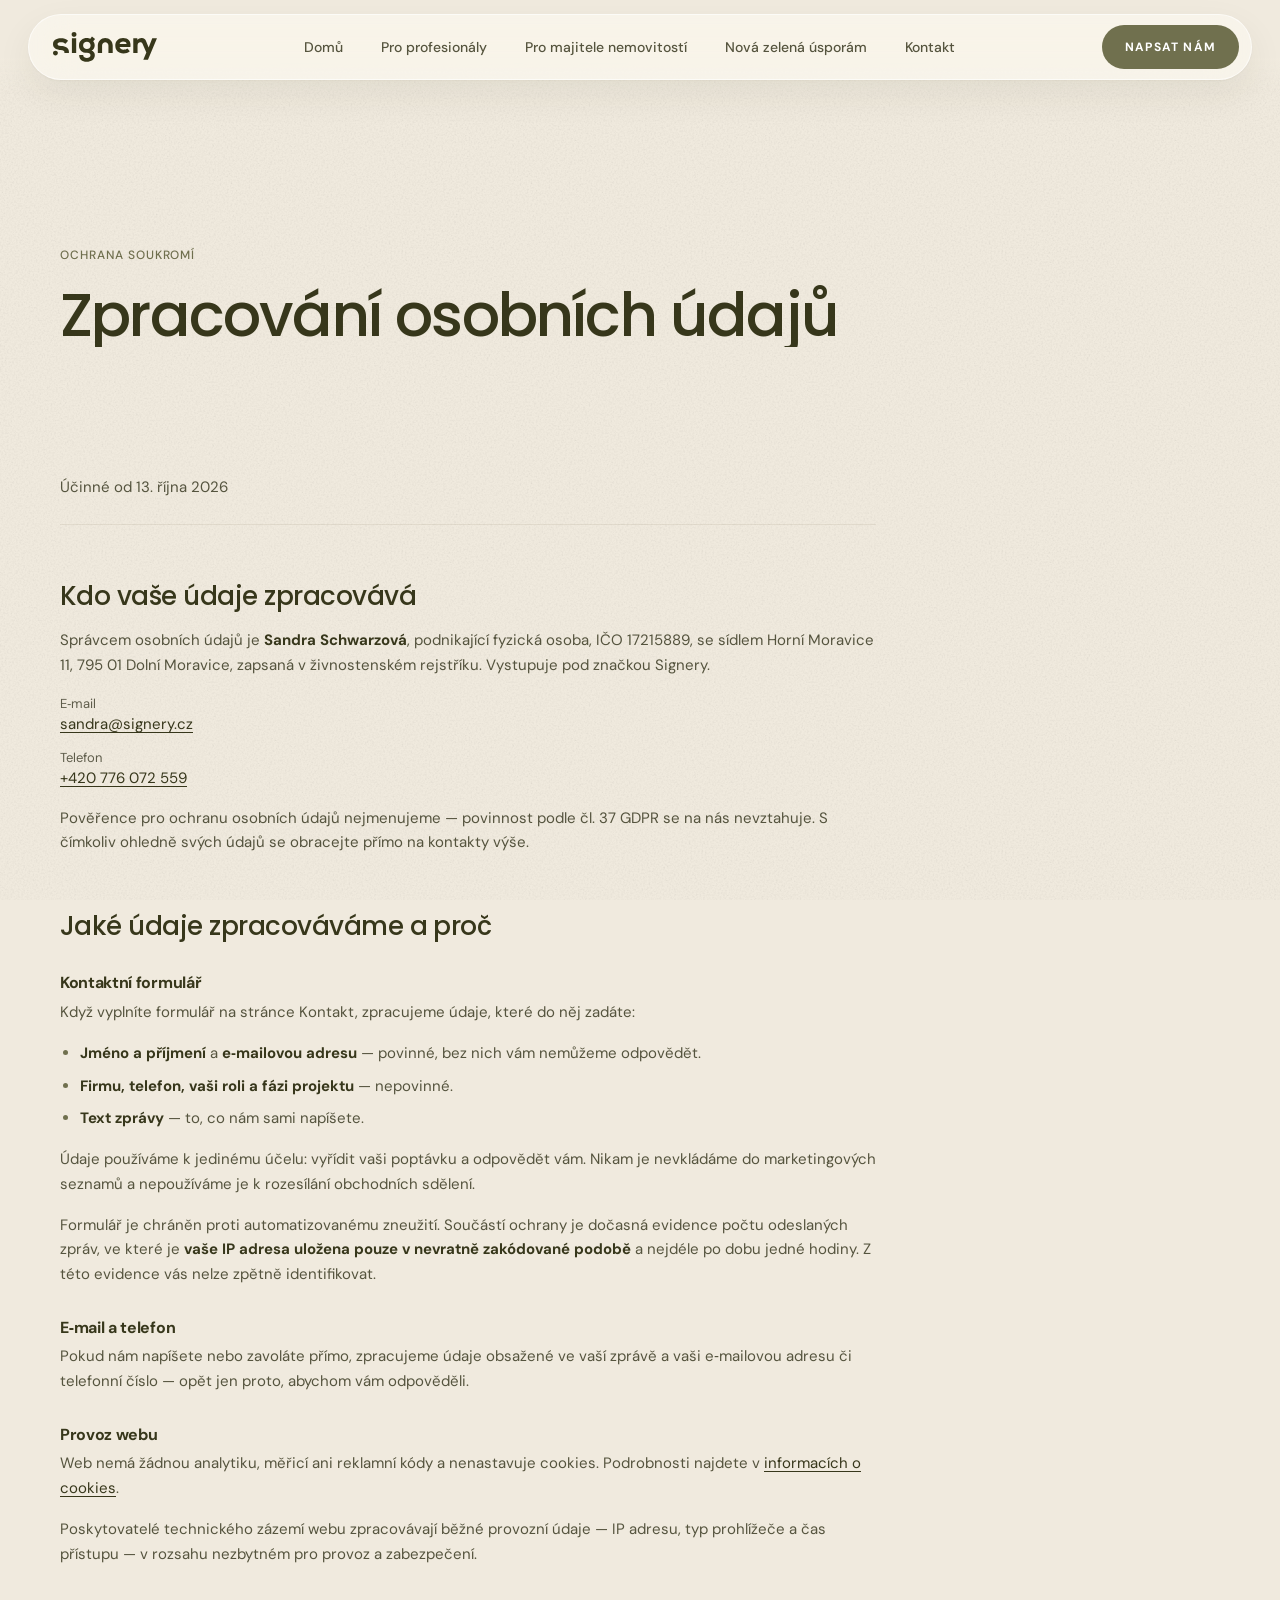
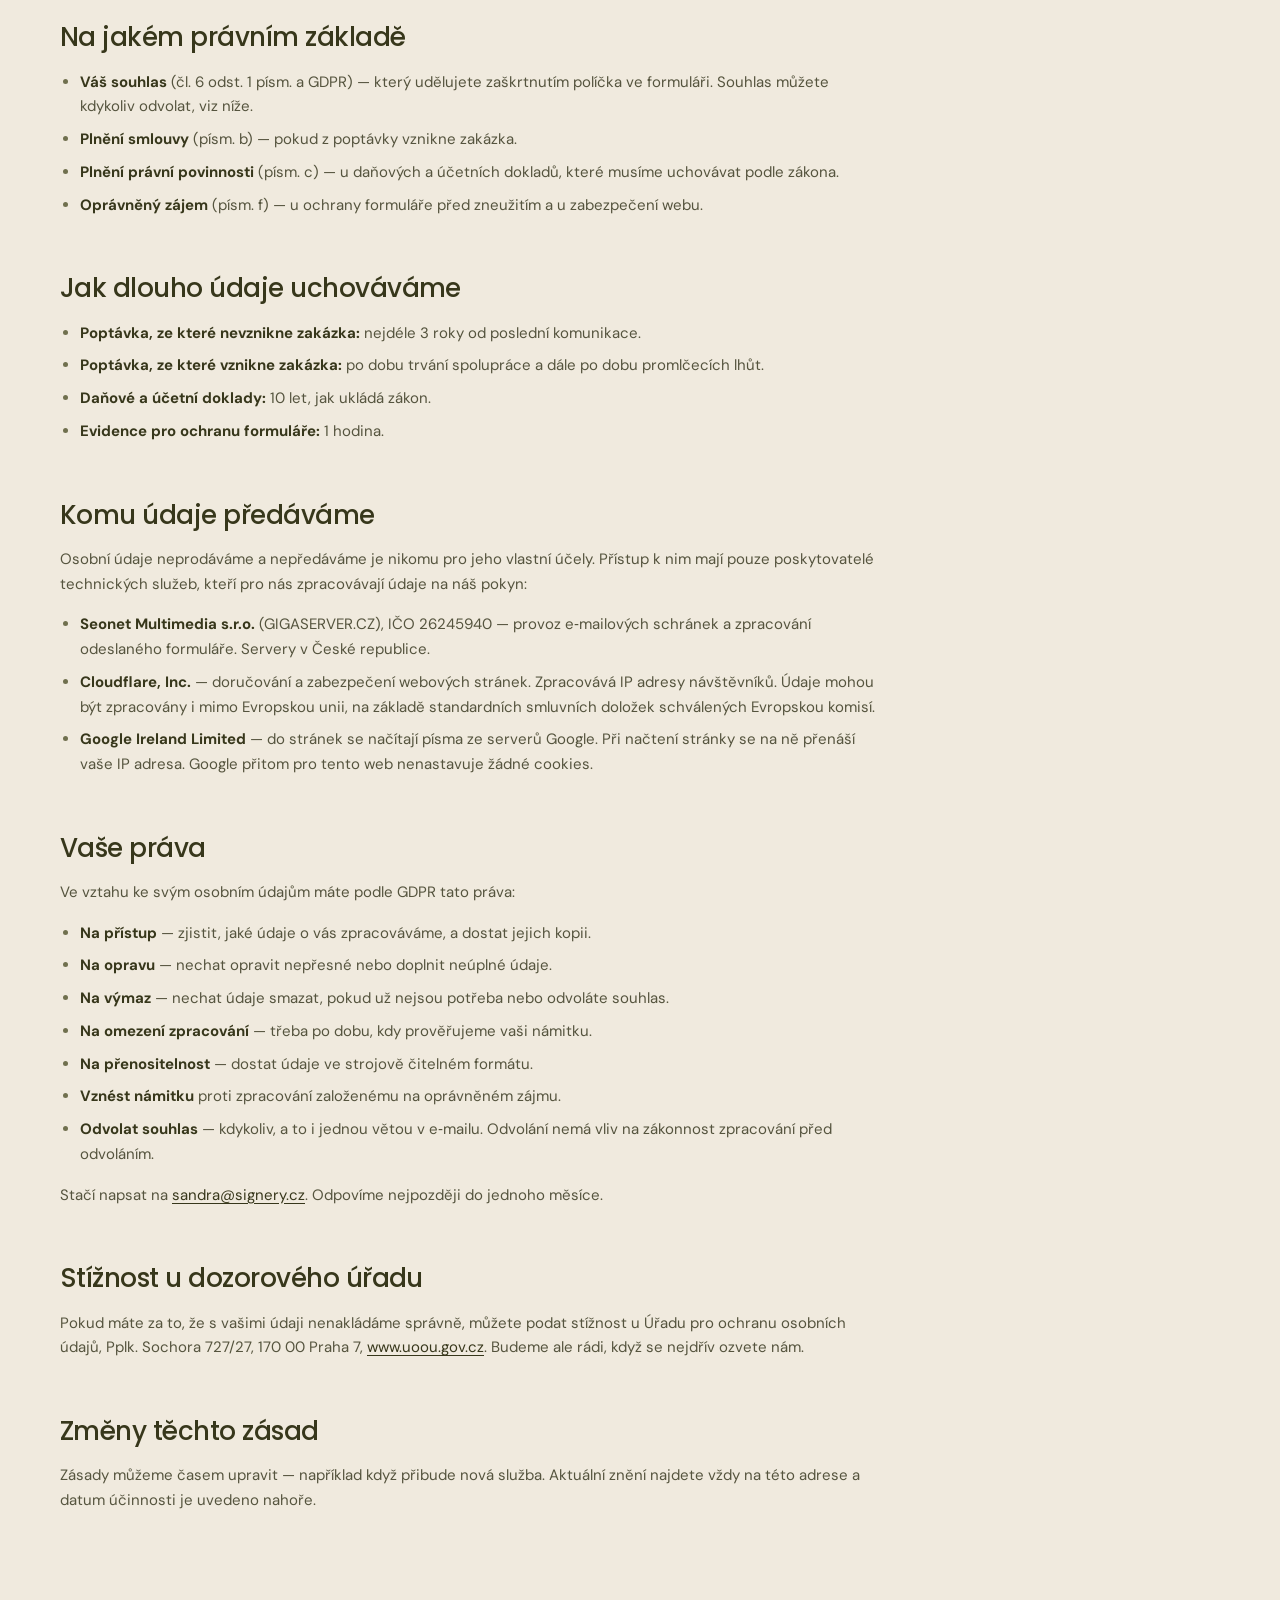
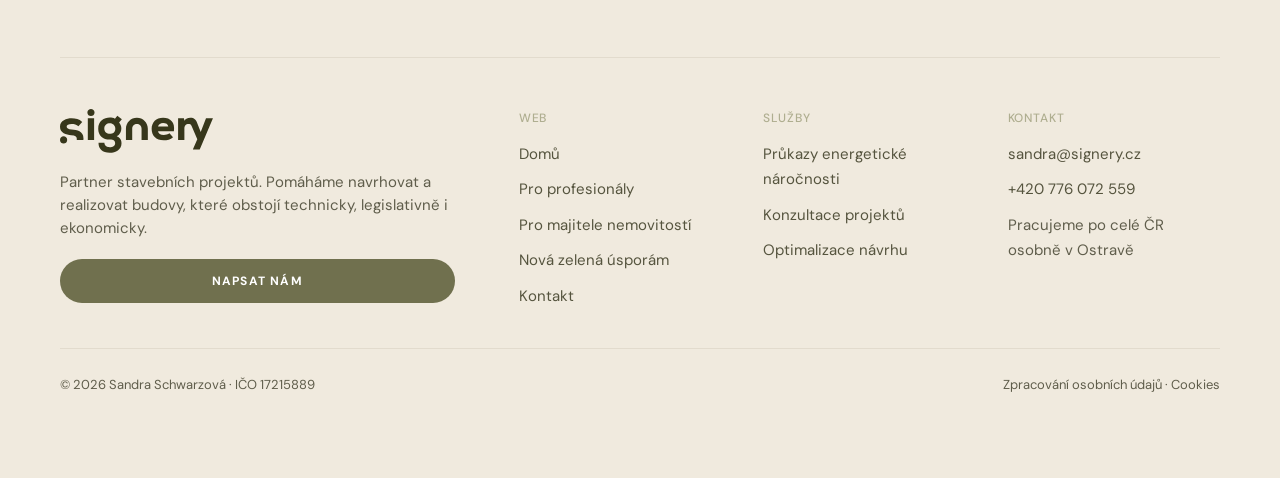
<file: zasady-ochrany-osobnich-udaju.html>
<!doctype html>
<html lang="cs" class="no-js">
<head>
<meta charset="utf-8">
<meta name="viewport" content="width=device-width, initial-scale=1">
<title>Zpracování osobních údajů — Signery</title>
<meta name="description" content="Jak Signery nakládá s osobními údaji z kontaktního formuláře, na jakém základě, jak dlouho a jaká máte práva.">
<meta name="robots" content="noindex, follow">
<meta property="og:title" content="Zpracování osobních údajů — Signery">
<meta property="og:locale" content="cs_CZ">
<link rel="canonical" href="https://signery.cz/zasady-ochrany-osobnich-udaju">
<link rel="icon" href="assets/img/favicon.svg" type="image/svg+xml">
<link rel="preconnect" href="https://fonts.googleapis.com">
<link rel="preconnect" href="https://fonts.gstatic.com" crossorigin>
<link rel="stylesheet" href="https://fonts.googleapis.com/css2?family=DM+Sans:wght@400;500;700&family=Poppins:wght@300;400;500;600&display=swap">
<link rel="stylesheet" href="assets/css/style.css?v=202610130746">
<script>document.documentElement.className = document.documentElement.className.replace('no-js', 'js');</script>
</head>
<body>

<a class="skip-link" href="#main">Přeskočit na obsah</a>

<div class="nav-outer">
  <nav class="nav" aria-label="Hlavní navigace">
    <a class="logo" href="index.html" aria-label="Signery — domů"><img class="logo__img" src="assets/img/logo/wordmark-olive.svg" alt="signery" width="689" height="198"></a>
    <div class="nav__links">
      <a class="nav__link" href="index.html">Domů</a>
      <a class="nav__link" href="pro-profesionaly.html">Pro profesionály</a>
      <a class="nav__link" href="pro-majitele.html">Pro majitele nemovitostí</a>
      <a class="nav__link" href="dotace.html">Nová zelená úsporám</a>
      <a class="nav__link" href="kontakt.html">Kontakt</a>
    </div>
    <div class="nav__actions">
      <a class="btn btn--primary btn--sm nav__cta" href="kontakt.html">Napsat nám</a>
      <button class="nav__toggle" type="button" data-menu-toggle aria-expanded="false" aria-controls="mobile-menu" aria-label="Otevřít menu"><span></span><span></span><span></span></button>
    </div>
  </nav>
</div>

<div class="mobile-menu" id="mobile-menu" data-menu data-open="false">
  <a class="mobile-menu__link" href="index.html">Domů</a>
  <a class="mobile-menu__link" href="pro-profesionaly.html">Pro profesionály</a>
  <a class="mobile-menu__link" href="pro-majitele.html">Pro majitele nemovitostí</a>
  <a class="mobile-menu__link" href="dotace.html">Nová zelená úsporám</a>
  <a class="mobile-menu__link" href="kontakt.html">Kontakt</a>
  <div class="mobile-menu__foot">
    <a class="btn btn--primary" href="kontakt.html">Napsat nám</a>
    <a class="body-sm" href="mailto:sandra@signery.cz">sandra@signery.cz</a>
  </div>
</div>

<main id="main">

  <section class="hero page-hero">
    <div class="wrap">
      <div class="hero__panel">
        <div class="hero__inner page-hero__inner">
          <span class="label" data-reveal>Ochrana soukromí</span>
          <h1 class="h1 page-hero__title" data-reveal data-reveal-delay="60">Zpracování osobních údajů</h1>
        </div>
      </div>
    </div>
  </section>

  <section class="section section--tight">
    <div class="wrap">
      <div class="panel" data-reveal>
        <div class="proza">
          <p class="proza__meta">Účinné od 13. října 2026</p>

          <h2>Kdo vaše údaje zpracovává</h2>
          <p>Správcem osobních údajů je <strong>Sandra Schwarzová</strong>, podnikající fyzická
          osoba, IČO 17215889, se sídlem Horní Moravice 11, 795 01 Dolní Moravice, zapsaná
          v živnostenském rejstříku. Vystupuje pod značkou Signery.</p>
          <dl>
            <dt>E‑mail</dt><dd><a href="mailto:sandra@signery.cz">sandra@signery.cz</a></dd>
            <dt>Telefon</dt><dd><a href="tel:+420776072559">+420 776 072 559</a></dd>
          </dl>
          <p>Pověřence pro ochranu osobních údajů nejmenujeme — povinnost podle čl. 37 GDPR
          se na nás nevztahuje. S čímkoliv ohledně svých údajů se obracejte přímo na kontakty výše.</p>

          <h2>Jaké údaje zpracováváme a proč</h2>

          <h3>Kontaktní formulář</h3>
          <p>Když vyplníte formulář na stránce Kontakt, zpracujeme údaje, které do něj zadáte:</p>
          <ul>
            <li><strong>Jméno a příjmení</strong> a <strong>e‑mailovou adresu</strong> — povinné,
            bez nich vám nemůžeme odpovědět.</li>
            <li><strong>Firmu, telefon, vaši roli a fázi projektu</strong> — nepovinné.</li>
            <li><strong>Text zprávy</strong> — to, co nám sami napíšete.</li>
          </ul>
          <p>Údaje používáme k jedinému účelu: vyřídit vaši poptávku a odpovědět vám. Nikam je
          nevkládáme do marketingových seznamů a nepoužíváme je k rozesílání obchodních sdělení.</p>
          <p>Formulář je chráněn proti automatizovanému zneužití. Součástí ochrany je dočasná
          evidence počtu odeslaných zpráv, ve které je <strong>vaše IP adresa uložena pouze
          v nevratně zakódované podobě</strong> a nejdéle po dobu jedné hodiny. Z této evidence
          vás nelze zpětně identifikovat.</p>

          <h3>E‑mail a telefon</h3>
          <p>Pokud nám napíšete nebo zavoláte přímo, zpracujeme údaje obsažené ve vaší zprávě
          a vaši e‑mailovou adresu či telefonní číslo — opět jen proto, abychom vám odpověděli.</p>

          <h3>Provoz webu</h3>
          <p>Web nemá žádnou analytiku, měřicí ani reklamní kódy a nenastavuje cookies.
          Podrobnosti najdete v <a href="cookies.html">informacích o cookies</a>.</p>
          <p>Poskytovatelé technického zázemí webu zpracovávají běžné provozní údaje —
          IP adresu, typ prohlížeče a čas přístupu — v rozsahu nezbytném pro provoz a zabezpečení.</p>

          <h2>Na jakém právním základě</h2>
          <ul>
            <li><strong>Váš souhlas</strong> (čl. 6 odst. 1 písm. a GDPR) — který udělujete
            zaškrtnutím políčka ve formuláři. Souhlas můžete kdykoliv odvolat, viz níže.</li>
            <li><strong>Plnění smlouvy</strong> (písm. b) — pokud z poptávky vznikne zakázka.</li>
            <li><strong>Plnění právní povinnosti</strong> (písm. c) — u daňových a účetních
            dokladů, které musíme uchovávat podle zákona.</li>
            <li><strong>Oprávněný zájem</strong> (písm. f) — u ochrany formuláře před zneužitím
            a u zabezpečení webu.</li>
          </ul>

          <h2>Jak dlouho údaje uchováváme</h2>
          <ul>
            <li><strong>Poptávka, ze které nevznikne zakázka:</strong> nejdéle 3 roky
            od poslední komunikace.</li>
            <li><strong>Poptávka, ze které vznikne zakázka:</strong> po dobu trvání spolupráce
            a dále po dobu promlčecích lhůt.</li>
            <li><strong>Daňové a účetní doklady:</strong> 10 let, jak ukládá zákon.</li>
            <li><strong>Evidence pro ochranu formuláře:</strong> 1 hodina.</li>
          </ul>

          <h2>Komu údaje předáváme</h2>
          <p>Osobní údaje neprodáváme a nepředáváme je nikomu pro jeho vlastní účely.
          Přístup k nim mají pouze poskytovatelé technických služeb, kteří pro nás zpracovávají
          údaje na náš pokyn:</p>
          <ul>
            <li><strong>Seonet Multimedia s.r.o.</strong> (GIGASERVER.CZ), IČO 26245940 —
            provoz e‑mailových schránek a zpracování odeslaného formuláře. Servery v České republice.</li>
            <li><strong>Cloudflare, Inc.</strong> — doručování a zabezpečení webových stránek.
            Zpracovává IP adresy návštěvníků. Údaje mohou být zpracovány i mimo Evropskou unii,
            na základě standardních smluvních doložek schválených Evropskou komisí.</li>
            <li><strong>Google Ireland Limited</strong> — do stránek se načítají písma ze
            serverů Google. Při načtení stránky se na ně přenáší vaše IP adresa. Google přitom
            pro tento web nenastavuje žádné cookies.</li>
          </ul>

          <h2>Vaše práva</h2>
          <p>Ve vztahu ke svým osobním údajům máte podle GDPR tato práva:</p>
          <ul>
            <li><strong>Na přístup</strong> — zjistit, jaké údaje o vás zpracováváme, a dostat jejich kopii.</li>
            <li><strong>Na opravu</strong> — nechat opravit nepřesné nebo doplnit neúplné údaje.</li>
            <li><strong>Na výmaz</strong> — nechat údaje smazat, pokud už nejsou potřeba
            nebo odvoláte souhlas.</li>
            <li><strong>Na omezení zpracování</strong> — třeba po dobu, kdy prověřujeme vaši námitku.</li>
            <li><strong>Na přenositelnost</strong> — dostat údaje ve strojově čitelném formátu.</li>
            <li><strong>Vznést námitku</strong> proti zpracování založenému na oprávněném zájmu.</li>
            <li><strong>Odvolat souhlas</strong> — kdykoliv, a to i jednou větou v e‑mailu.
            Odvolání nemá vliv na zákonnost zpracování před odvoláním.</li>
          </ul>
          <p>Stačí napsat na <a href="mailto:sandra@signery.cz">sandra@signery.cz</a>.
          Odpovíme nejpozději do jednoho měsíce.</p>

          <h2>Stížnost u dozorového úřadu</h2>
          <p>Pokud máte za to, že s vašimi údaji nenakládáme správně, můžete podat stížnost
          u Úřadu pro ochranu osobních údajů, Pplk. Sochora 727/27, 170 00 Praha 7,
          <a href="https://www.uoou.gov.cz" rel="noopener">www.uoou.gov.cz</a>.
          Budeme ale rádi, když se nejdřív ozvete nám.</p>

          <h2>Změny těchto zásad</h2>
          <p>Zásady můžeme časem upravit — například když přibude nová služba. Aktuální znění
          najdete vždy na této adrese a datum účinnosti je uvedeno nahoře.</p>

        </div>
      </div>
    </div>
  </section>

</main>

<footer class="footer">
  <div class="wrap">
    <div class="footer__panel">
      <div class="footer__top">
        <div class="footer__brand">
          <a class="logo logo--lg" href="index.html" aria-label="Signery — domů"><img class="logo__img" src="assets/img/logo/wordmark-olive.svg" alt="signery" width="689" height="198"></a>
          <p class="body-sm">Partner stavebních projektů. Pomáháme navrhovat a realizovat budovy, které obstojí technicky, legislativně i ekonomicky.</p>
          <a class="btn btn--primary btn--sm" href="kontakt.html">Napsat nám</a>
        </div>
        <div class="footer__cols">
          <div class="footer__col">
            <p class="footer__col-title">Web</p>
            <ul><li><a href="index.html">Domů</a></li><li><a href="pro-profesionaly.html">Pro profesionály</a></li><li><a href="pro-majitele.html">Pro majitele nemovitostí</a></li><li><a href="dotace.html">Nová zelená úsporám</a></li><li><a href="kontakt.html">Kontakt</a></li></ul>
          </div>
          <div class="footer__col">
            <p class="footer__col-title">Služby</p>
            <ul><li><a href="pro-majitele.html">Průkazy energetické náročnosti</a></li><li><a href="pro-profesionaly.html#sluzby">Konzultace projektů</a></li><li><a href="pro-profesionaly.html#sluzby">Optimalizace návrhu</a></li></ul>
          </div>
          <div class="footer__col">
            <p class="footer__col-title">Kontakt</p>
            <ul><li><a href="mailto:sandra@signery.cz">sandra@signery.cz</a></li><li><a href="tel:+420776072559">+420 776 072 559</a></li><li><span class="body-sm">Pracujeme po celé ČR<br>osobně v Ostravě</span></li></ul>
          </div>
        </div>
      </div>
      <div class="footer__bottom">
        <span>© <span data-year>2026</span> Sandra Schwarzová · IČO 17215889</span>
        <span><a href="zasady-ochrany-osobnich-udaju.html">Zpracování osobních údajů</a> · <a href="cookies.html">Cookies</a></span>
      </div>
    </div>
  </div>
</footer>

<script src="assets/js/main.js?v=202610130746"></script>
</body>
</html>
</file>
<file: assets/css/style.css>
/* ==========================================================================
   Signery — vizuální styl webu
   Postaveno podle „Signery — Manuál vizuálního stylu, vydání 01 / 2026".
   Rozložení vychází ze šablony Pipely (home-v2): plovoucí navbar, obsah
   v zaoblených kartách na barevné ploše, velká lehká typografie, pilulkové CTA.
   ========================================================================== */

/* --------------------------------------------------------------------------
   01 · Tokeny
   -------------------------------------------------------------------------- */
:root {
  /* Primární paleta (manuál, str. 17) */
  --moss: #70704e;
  --olive: #37371b;
  --linen: #f0eade;
  --sage: #afae90;
  --white: #ffffff;

  /* Odstíny (manuál, str. 18) — text nikdy nesázíme pod 60 % */
  --moss-80: #8d8d72;
  --moss-40: #c6c6b8;
  --moss-20: #e2e2db;
  --olive-80: #5f5f49;
  --olive-40: #aeae9d;
  --olive-20: #d7d7ce;
  --sage-80: #bfbea7;
  --sage-40: #dfdfd3;
  --sage-20: #efefe9;
  --linen-50: #f7f5ef;
  /* Plocha karet — 30 % Sage v Linen, mezi pozadím a akcentní kartou */
  --surface-tint: #ddd8c7;

  /* Sémantika */
  --bg: var(--linen);
  --surface: var(--white);
  --surface-soft: var(--linen-50);
  --ink: var(--olive);
  /* Odvozené odstíny převzaté přímo z manuálu značky, ne odhadnuté */
  --ink-soft: #55543e;
  --ink-muted: #5f5d4b;
  --ink-on-dark: #c8c6ae;
  --line: #e2dbcd;
  --line-strong: #dcd5c7;

  /* Písmo (manuál, str. 21–23) */
  --font-display: "Poppins", "Arial", sans-serif;
  --font-text: "DM Sans", "Arial", sans-serif;

  /* Rastr: 12 sloupců, gutter 24 px (manuál, str. 32) */
  --wrap: 1240px;
  --gutter: 24px;

  /* Rádiusy — tlačítko 100 px (manuál, str. 32) */
  --r-pill: 100px;
  --r-lg: 28px;
  --r-md: 18px;
  --r-sm: 10px;

  /* Rytmus — velkorysý, aby sekce dýchaly */
  --sp-section: clamp(88px, 11vw, 168px);
  --sp-block: clamp(44px, 5.5vw, 80px);

  /* Škála energetických tříd — monochromatický přechod ze značkové palety.
     Konkurence používá zeleno-červenou. Signery zůstává u svých barev. */
  --penb-a: #c9c9ae;
  --penb-b: #afae90;
  --penb-c: #9a9a7c;
  --penb-d: #85856a;
  --penb-e: #70704e;
  --penb-f: #565640;
  --penb-g: #37371b;

  --shadow-soft: 0 1px 2px rgba(55, 55, 27, 0.04), 0 12px 32px rgba(55, 55, 27, 0.05);
  --shadow-lift: 0 2px 4px rgba(55, 55, 27, 0.05), 0 20px 44px rgba(55, 55, 27, 0.09);

  --ease: cubic-bezier(0.22, 0.61, 0.36, 1);
}

/* --------------------------------------------------------------------------
   02 · Reset
   -------------------------------------------------------------------------- */
*,
*::before,
*::after { box-sizing: border-box; }

html { -webkit-text-size-adjust: 100%; scroll-behavior: smooth; }

@media (prefers-reduced-motion: reduce) {
  html { scroll-behavior: auto; }
}

body {
  margin: 0;
  background: var(--bg);
  color: var(--ink);
  font-family: var(--font-text);
  font-size: 17px;
  line-height: 1.5; /* manuál: body 17/26 px */
  font-weight: 400;
  -webkit-font-smoothing: antialiased;
  text-rendering: optimizeLegibility;
  overflow-x: hidden;
}

img, svg, video { display: block; max-width: 100%; height: auto; }
button { font: inherit; color: inherit; }
a { color: inherit; text-decoration: none; }
ul, ol { margin: 0; padding: 0; list-style: none; }
h1, h2, h3, h4, p, figure, blockquote { margin: 0; }

:focus-visible {
  outline: 2px solid var(--moss);
  outline-offset: 3px;
  border-radius: 4px;
}

::selection { background: var(--sage); color: var(--olive); }

.skip-link {
  position: absolute;
  left: 16px;
  top: -80px;
  z-index: 200;
  padding: 12px 20px;
  background: var(--olive);
  color: var(--linen);
  border-radius: var(--r-pill);
  transition: top 0.2s var(--ease);
}
.skip-link:focus { top: 16px; }

/* --------------------------------------------------------------------------
   03 · Typografie
   -------------------------------------------------------------------------- */
.display,
h1, h2, h3, h4 {
  font-family: var(--font-display);
  font-weight: 500;
  letter-spacing: -0.02em; /* manuál: titulky -2 až -4 % */
  line-height: 1.1;
  color: var(--ink);
  overflow-wrap: break-word;
}

.display {
  font-size: clamp(2.125rem, 6.2vw, 4.5rem);
  font-weight: 500;
  letter-spacing: -0.035em;
  line-height: 1.02;
}

.h1 { font-size: clamp(1.95rem, 5.2vw, 3.75rem); letter-spacing: -0.03em; line-height: 1.05; }
.h2 { font-size: clamp(1.75rem, 3.8vw, 3rem); letter-spacing: -0.03em; line-height: 1.08; }
.h3 { font-size: clamp(1.3rem, 2vw, 1.6rem); letter-spacing: -0.02em; line-height: 1.2; }
.h4 { font-size: 1.125rem; font-weight: 500; letter-spacing: -0.015em; line-height: 1.3; }

.lead {
  font-size: clamp(1.0625rem, 1.5vw, 1.25rem);
  line-height: 1.6;
  color: var(--ink-soft);
}

.body-lg { font-size: 1.0625rem; line-height: 1.6; color: var(--ink-soft); }
.body { color: var(--ink-soft); }
.body-sm { font-size: 0.9375rem; line-height: 1.55; color: var(--ink-muted); }

/* Popisek — DM Sans Medium, verzálky, +8 % (manuál, str. 23) */
.label {
  display: inline-block;
  font-family: var(--font-text);
  font-size: 0.75rem;
  font-weight: 500;
  letter-spacing: 0.08em;
  text-transform: uppercase;
  color: var(--moss);
}

.num {
  font-family: var(--font-display);
  font-weight: 300;
  font-size: clamp(2.75rem, 5vw, 3.75rem);
  letter-spacing: -0.03em;
  line-height: 1;
  color: var(--moss);
}

.u-max-52 { max-width: 52ch; }
.u-max-46 { max-width: 46ch; }
.u-max-38 { max-width: 38ch; }
.u-center { text-align: center; margin-inline: auto; }

/* --------------------------------------------------------------------------
   04 · Layout
   -------------------------------------------------------------------------- */
.wrap {
  width: 100%;
  max-width: var(--wrap);
  margin-inline: auto;
  padding-inline: clamp(20px, 4vw, 40px);
}

.section { padding-block: var(--sp-section); position: relative; }
.section--tight { padding-block: clamp(48px, 6vw, 84px); }
.section--flush-top { padding-top: 0; }

.section-head {
  display: grid;
  grid-template-columns: minmax(0, 1fr);
  gap: 20px;
  margin-bottom: var(--sp-block);
}
.section-head__text { display: grid; gap: 18px; }

@media (min-width: 860px) {
  .section-head--split {
    grid-template-columns: minmax(0, 1.15fr) minmax(0, 0.85fr);
    align-items: end;
    gap: 48px;
  }
  .section-head--split .section-head__aside {
    justify-self: end;
    text-align: left;
    max-width: 42ch;
  }
}

.grid { display: grid; gap: var(--gutter); }
.grid-2 { grid-template-columns: repeat(auto-fit, minmax(min(100%, 300px), 1fr)); }
.grid-3 { grid-template-columns: repeat(auto-fit, minmax(min(100%, 280px), 1fr)); }
.grid-4 { grid-template-columns: repeat(auto-fit, minmax(min(100%, 230px), 1fr)); }

.stack { display: grid; gap: 20px; }
.stack-sm { display: grid; gap: 12px; }
.row { display: flex; flex-wrap: wrap; gap: 12px; align-items: center; }

/* Plocha — obsahová karta na ploše Linen */
.panel {
  background: var(--surface);
  border-radius: var(--r-lg);
  padding: clamp(28px, 4vw, 56px);
  box-shadow: var(--shadow-soft);
}
.panel--soft { background: var(--surface-soft); box-shadow: none; border: 1px solid var(--line); }
.panel--sage { background: var(--sage); box-shadow: none; }
.panel--moss { background: var(--moss); box-shadow: none; }
.panel--olive { background: var(--olive); box-shadow: none; }

/* Kombinace na plochách (manuál, str. 19) */
.on-dark, .panel--olive, .panel--moss, .cta-band { color: var(--linen); }
.on-dark :is(h1, h2, h3, h4),
.panel--olive :is(h1, h2, h3, h4),
.panel--moss :is(h1, h2, h3, h4),
.cta-band :is(h1, h2, h3, h4) { color: var(--linen); }
.on-dark :is(.lead, .body, .body-lg),
.panel--olive :is(.lead, .body, .body-lg),
.panel--moss :is(.lead, .body, .body-lg),
.cta-band :is(.lead, .body, .body-lg) { color: rgba(240, 234, 222, 0.78); }
.on-dark .body-sm,
.panel--olive .body-sm,
.cta-band .body-sm { color: rgba(240, 234, 222, 0.6); }
.panel--olive .label, .cta-band .label { color: var(--sage); }
.panel--moss .label { color: rgba(240, 234, 222, 0.75); }
.on-dark .num, .cta-band .num { color: var(--sage); }
.panel--sage .label { color: var(--olive); }
.panel--sage .lead, .panel--sage .body { color: rgba(55, 55, 27, 0.75); }

/* --------------------------------------------------------------------------
   05 · Oblouk — grafický prvek (manuál, str. 25)
   Nerotujeme, nezrcadlíme, vždy otevřený dolů a zarovnaný k hraně / základní linii.
   -------------------------------------------------------------------------- */
/* Proporce převzaté přímo z loga: šířka 98,6 · výška 99,6 · noha 28,25 */
.arch {
  --arch-w: clamp(50px, 12vw, 150px);
  display: block;
  border-style: solid;
  border-bottom: 0;
  border-radius: 999px 999px 0 0;
  border-color: currentColor;
  border-width: calc(var(--arch-w) * 0.2865);
  width: var(--arch-w);
  height: calc(var(--arch-w) * 1.0101);
}
.arch--solid {
  border: 0;
  background: currentColor;
  border-radius: 999px 999px 0 0;
}
.arch--sm { --arch-w: 64px; }

.arch-row {
  display: flex;
  align-items: flex-end;
  gap: clamp(8px, 1.4vw, 18px);
}
.arch-row > * { flex: 0 0 auto; }
.arch-row .arch:nth-child(1) { color: var(--sage); }
.arch-row .arch:nth-child(2) { color: var(--moss-80); }
.arch-row .arch:nth-child(3) { color: var(--moss); }
.arch-row .arch:nth-child(4) { color: var(--olive); }

/* Oblouk jako podklad plochy — dekorace ukotvená ke spodní hraně sekce */
.arch-deco {
  position: absolute;
  bottom: 0;
  pointer-events: none;
  z-index: 0;
  border-radius: 999px 999px 0 0;
  opacity: 0.5;
}
.arch-deco--left { left: -60px; width: 260px; height: 300px; background: var(--sage-40); }
.arch-deco--right { right: -40px; width: 220px; height: 260px; background: rgba(175, 174, 144, 0.28); }
.section > .wrap { position: relative; z-index: 1; }

/* Oblouky na tmavé ploše — rytmus u spodní hrany, mimo text.
   Manuál str. 27: „Na potisk nikdy nesázíme text." Proto je pro obloučky
   vyhrazený spodní pás plochy a obsah nad ně nikdy nezasahuje. */
.panel.panel--deco-arches,
.cta-band.panel--deco-arches { padding-bottom: clamp(120px, 14vw, 200px); }
.panel--deco-arches::before,
.panel--deco-arches::after {
  content: "";
  position: absolute;
  bottom: 0;
  z-index: 0;
  pointer-events: none;
  border-radius: 999px 999px 0 0;
}
.panel--deco-arches::before {
  right: clamp(20px, 5vw, 72px);
  width: clamp(72px, 9vw, 128px);
  height: clamp(84px, 11vw, 150px);
  background: rgba(175, 174, 144, 0.18);
}
.panel--deco-arches::after {
  right: clamp(108px, 16vw, 224px);
  width: clamp(72px, 9vw, 128px);
  height: clamp(56px, 7.5vw, 104px);
  background: rgba(175, 174, 144, 0.1);
}

/* --------------------------------------------------------------------------
   06 · Tlačítka — DM Sans Bold, verzálky, +10 %, rádius 100 px
   -------------------------------------------------------------------------- */
.btn {
  display: inline-flex;
  align-items: center;
  justify-content: center;
  gap: 10px;
  padding: 15px 28px;
  border: 1px solid transparent;
  border-radius: var(--r-pill);
  font-family: var(--font-text);
  font-size: 0.8125rem;
  font-weight: 700;
  letter-spacing: 0.1em;
  text-transform: uppercase;
  cursor: pointer;
  transition: background-color 0.25s var(--ease), color 0.25s var(--ease),
              border-color 0.25s var(--ease), transform 0.25s var(--ease);
  white-space: nowrap;
}
/* Na úzkých displejích se dlouhá CTA raději zalomí, než aby přetekla */
@media (max-width: 640px) {
  .btn { white-space: normal; text-align: center; line-height: 1.35; }
  .hero__actions .btn { width: 100%; }
}
.btn:hover { transform: translateY(-1px); }
.btn:active { transform: translateY(0); }

/* Na ploše Linen: Moss CTA */
.btn--primary { background: var(--moss); color: var(--white); }
.btn--primary:hover { background: var(--olive); }

.btn--ghost { background: transparent; color: var(--olive); border-color: var(--line-strong); }
.btn--ghost:hover { border-color: var(--olive); background: rgba(55, 55, 27, 0.04); }

/* Na ploše Moss: bílé CTA */
.panel--moss .btn--primary,
.on-moss .btn--primary { background: var(--white); color: var(--olive); }
.panel--moss .btn--primary:hover { background: var(--linen); }
.panel--moss .btn--ghost,
.on-moss .btn--ghost { color: var(--white); border-color: rgba(255, 255, 255, 0.45); }
.panel--moss .btn--ghost:hover { border-color: var(--white); background: rgba(255, 255, 255, 0.1); }

/* Na ploše Olive Deep: Moss CTA */
.panel--olive .btn--primary,
.on-olive .btn--primary { background: var(--moss); color: var(--white); }
.panel--olive .btn--primary:hover { background: var(--sage); color: var(--olive); }
.panel--olive .btn--ghost,
.cta-band .btn--ghost { color: var(--linen); border-color: rgba(240, 234, 222, 0.35); }
.panel--olive .btn--ghost:hover,
.cta-band .btn--ghost:hover { border-color: var(--linen); background: rgba(240, 234, 222, 0.08); }
.cta-band .btn--primary:hover { background: var(--sage); color: var(--olive); }

.btn--sm { padding: 12px 22px; font-size: 0.75rem; }

.link-arrow {
  display: inline-flex;
  align-items: center;
  gap: 8px;
  font-family: var(--font-text);
  font-size: 0.875rem;
  font-weight: 500;
  color: var(--moss);
  transition: gap 0.25s var(--ease), color 0.25s var(--ease);
}
.link-arrow svg { width: 16px; height: 16px; }
.link-arrow:hover { gap: 14px; color: var(--olive); }
.on-dark .link-arrow { color: var(--sage); }
.on-dark .link-arrow:hover { color: var(--linen); }

/* --------------------------------------------------------------------------
   07 · Logo
   POZOR: wordmark níže je typografická náhrada v Poppins, aby web fungoval.
   Před spuštěním nahraďte originálním SVG ze značkové knihovny (manuál, str. 15:
   „Nikdy nepřekreslujte z PDF ani ze screenshotu.").
   -------------------------------------------------------------------------- */
.logo { display: inline-block; line-height: 0; flex: 0 0 auto; }
.logo__img {
  display: block;
  width: auto;
  /* Poměr wordmarku je 689 : 198. Minimální šířka podle manuálu (str. 10)
     je 104 px, což odpovídá výšce 30 px — pod ni nejdeme. */
  height: 30px;
}
.logo--lg .logo__img { height: 44px; }

/* --------------------------------------------------------------------------
   08 · Navigace — plovoucí pilulka
   -------------------------------------------------------------------------- */
.nav-outer {
  position: fixed;
  inset: 0 0 auto 0;
  z-index: 401;   /* nad zrnem — ovládání webu zůstává ostré */
  padding: 14px clamp(16px, 3vw, 28px);
  background: linear-gradient(var(--linen) 62%, rgba(240, 234, 222, 0));
}

.nav {
  max-width: var(--wrap);
  margin-inline: auto;
  display: flex;
  align-items: center;
  justify-content: space-between;
  gap: 24px;
  padding: 10px 12px 10px 24px;
  border-radius: var(--r-pill);

  /* Sklo — obsah pod pilulkou prosvítá rozostřený */
  background: rgba(252, 250, 245, 0.6);
  border: 1px solid rgba(255, 255, 255, 0.6);
  backdrop-filter: blur(20px) saturate(1.6);
  -webkit-backdrop-filter: blur(20px) saturate(1.6);
  box-shadow: 0 1px 2px rgba(55, 55, 27, 0.04), 0 14px 36px rgba(55, 55, 27, 0.07);
}

/* Prohlížeče bez backdrop-filter dostanou plnou plochu, ať zůstane čitelná */
@supports not ((backdrop-filter: blur(1px)) or (-webkit-backdrop-filter: blur(1px))) {
  .nav { background: rgba(252, 250, 245, 0.96); }
}

.nav__links {
  display: none;
  align-items: center;
  gap: clamp(4px, 1.4vw, 10px);
}
.nav__link {
  padding: 10px 14px;
  border-radius: var(--r-pill);
  font-family: var(--font-text);
  font-size: 0.875rem;
  font-weight: 500;
  color: var(--ink-soft);
  white-space: nowrap;
  transition: background-color 0.2s var(--ease), color 0.2s var(--ease);
}
.nav__link:hover { color: var(--olive); background: var(--linen); }
.nav__link[aria-current="page"] { color: var(--olive); background: var(--linen); }

.nav__actions { display: flex; align-items: center; gap: 8px; }

.nav__toggle {
  display: inline-flex;
  flex-direction: column;
  justify-content: center;
  gap: 5px;
  width: 46px;
  height: 46px;
  padding: 0 12px;
  border: 1px solid var(--line);
  border-radius: 50%;
  background: transparent;
  cursor: pointer;
}
.nav__toggle span {
  display: block;
  height: 1.5px;
  background: var(--olive);
  border-radius: 2px;
  transition: transform 0.28s var(--ease), opacity 0.2s var(--ease);
}
.nav__toggle[aria-expanded="true"] span:nth-child(1) { transform: translateY(6.5px) rotate(45deg); }
.nav__toggle[aria-expanded="true"] span:nth-child(2) { opacity: 0; }
.nav__toggle[aria-expanded="true"] span:nth-child(3) { transform: translateY(-6.5px) rotate(-45deg); }

.nav__cta { display: none; }

.mobile-menu {
  position: fixed;
  inset: 0;
  z-index: 99;
  background: var(--linen);
  padding: 96px clamp(20px, 6vw, 40px) 40px;
  display: grid;
  grid-template-columns: minmax(0, 1fr);
  align-content: start;
  gap: 4px;
  transform: translateY(-100%);
  transition: transform 0.4s var(--ease);
  overflow-y: auto;
  overflow-x: hidden;
}
.mobile-menu[data-open="true"] { transform: translateY(0); }
.mobile-menu__link {
  font-family: var(--font-display);
  font-size: clamp(1.35rem, 6.5vw, 1.75rem);
  font-weight: 500;
  letter-spacing: -0.03em;
  padding: 14px 0;
  border-bottom: 1px solid var(--line);
}
.mobile-menu__foot { margin-top: 28px; display: grid; gap: 14px; justify-items: start; }
body[data-menu-open="true"] { overflow: hidden; }

/* 1080px = nejmenší šířka, kde se pět položek vejde na jeden řádek bez zalomení */
@media (min-width: 1080px) {
  .nav__links { display: flex; }
  .nav__toggle { display: none; }
  .nav__cta { display: inline-flex; }
  .mobile-menu { display: none; }
}

/* --------------------------------------------------------------------------
   09 · Hero
   -------------------------------------------------------------------------- */
.hero {
  position: relative;
  padding-top: clamp(48px, 7vw, 88px);
  padding-bottom: 0;
  overflow: hidden;
}
.hero__panel {
  position: relative;
  overflow: hidden;
  padding: clamp(36px, 6vw, 84px) clamp(28px, 5vw, 72px) 0;
  background: var(--white);
  border-radius: var(--r-lg);
  box-shadow: var(--shadow-soft);
}
.hero__inner { position: relative; z-index: 2; max-width: 900px; }
.hero__title { margin-top: 22px; }
.hero__lead { margin-top: 26px; max-width: 54ch; }
.hero__actions { margin-top: 36px; display: flex; flex-wrap: wrap; gap: 12px; }
.hero__arches {
  margin-top: clamp(48px, 7vw, 88px);
  position: relative;
  z-index: 2;
}
.hero__foot {
  position: relative;
  z-index: 2;
  margin-top: clamp(28px, 4vw, 44px);
  padding: 22px 0 clamp(28px, 4vw, 40px);
  border-top: 1px solid var(--line);
  display: flex;
  flex-wrap: wrap;
  align-items: center;
  gap: 16px 32px;
  justify-content: space-between;
}
.hero__foot-claim { max-width: 56ch; }

/* Hero varianta pro podstránky */
.page-hero { padding-top: clamp(40px, 6vw, 72px); }
.page-hero__inner { max-width: 780px; }
.page-hero__title { margin-top: 18px; }
.page-hero__lead { margin-top: 24px; }

/* --------------------------------------------------------------------------
   10 · Pás značek / segmentů (marquee)
   -------------------------------------------------------------------------- */
.marquee {
  overflow: hidden;
  border-block: 1px solid var(--line);
  padding-block: 22px;
  -webkit-mask-image: linear-gradient(90deg, transparent, #000 12%, #000 88%, transparent);
  mask-image: linear-gradient(90deg, transparent, #000 12%, #000 88%, transparent);
}
.marquee__track {
  display: flex;
  gap: 56px;
  width: max-content;
  animation: marquee 38s linear infinite;
}
.marquee__item {
  display: inline-flex;
  align-items: center;
  gap: 12px;
  font-family: var(--font-display);
  font-size: clamp(1rem, 1.5vw, 1.25rem);
  font-weight: 400;
  letter-spacing: -0.02em;
  color: var(--ink-muted);
  white-space: nowrap;
}
.marquee__item::before {
  content: "";
  width: 18px;
  height: 18px;
  background: var(--sage);
  -webkit-mask: url("../img/logo/arch-olive.svg") center / contain no-repeat;
  mask: url("../img/logo/arch-olive.svg") center / contain no-repeat;
}
@keyframes marquee {
  from { transform: translateX(0); }
  to { transform: translateX(calc(-50% - 28px)); }
}
@media (prefers-reduced-motion: reduce) {
  .marquee__track { animation: none; flex-wrap: wrap; width: 100%; justify-content: center; }
}

/* --------------------------------------------------------------------------
   11 · Karty
   -------------------------------------------------------------------------- */
.card {
  position: relative;
  display: flex;
  flex-direction: column;
  gap: 16px;
  padding: clamp(24px, 3vw, 34px);
  background: var(--white);
  border: 1px solid var(--line);
  border-radius: var(--r-lg);
  overflow: hidden;
  transition: transform 0.35s var(--ease), box-shadow 0.35s var(--ease),
              border-color 0.35s var(--ease);
}
.card--link:hover { transform: translateY(-4px); box-shadow: var(--shadow-lift); border-color: transparent; }
.card__icon {
  width: 48px;
  height: 48px;
  display: grid;
  place-items: center;
  border-radius: 50%;
  background: var(--linen);
  color: var(--moss);
  flex: 0 0 auto;
}
.card__icon svg { width: 24px; height: 24px; }
.card__foot { margin-top: auto; padding-top: 8px; }
.card__index {
  font-family: var(--font-display);
  font-size: 0.8125rem;
  font-weight: 500;
  letter-spacing: 0.06em;
  color: var(--sage);
}
.card--soft { background: var(--surface-soft); }
.card--sage { background: var(--sage); border-color: transparent; }
.card--sage .body, .card--sage .body-sm { color: rgba(55, 55, 27, 0.72); }
.card--olive { background: var(--olive); border-color: transparent; color: var(--linen); }
.card--olive .h3, .card--olive .h4 { color: var(--linen); }
.card--olive .body, .card--olive .body-sm { color: rgba(240, 234, 222, 0.72); }

/* Oblouk jako rám pro obsah — ukotvený ke spodní hraně karty */
.card--arched::after {
  content: "";
  position: absolute;
  right: -28px;
  bottom: 0;
  width: 116px;
  height: 132px;
  border-radius: 999px 999px 0 0;
  background: var(--linen);
  opacity: 0.85;
  z-index: 0;
}
.card--arched > * { position: relative; z-index: 1; }
.card--arched::after { background: rgba(255, 255, 255, 0.38); }
.card--sage.card--arched::after { background: rgba(255, 255, 255, 0.22); }
.card--olive.card--arched::after { background: rgba(112, 112, 78, 0.5); }

/* Metriky */
.metric {
  padding: clamp(22px, 2.6vw, 32px);
  border: 1px solid var(--line);
  border-radius: var(--r-md);
  background: var(--white);
  display: grid;
  gap: 8px;
  align-content: start;
}
.metric__label { font-size: 0.9375rem; color: var(--ink-muted); line-height: 1.45; }

/* --------------------------------------------------------------------------
   12 · Pyramida značky (CO / JAK / PROČ)
   -------------------------------------------------------------------------- */
.pyramid { display: grid; gap: 2px; border-radius: var(--r-md); overflow: hidden; }
.pyramid__row {
  display: grid;
  gap: 8px 32px;
  padding: clamp(24px, 3vw, 36px) clamp(24px, 3vw, 40px);
  background: rgba(240, 234, 222, 0.07);
  align-items: baseline;
}
.pyramid__key {
  font-family: var(--font-display);
  font-size: 0.875rem;
  font-weight: 500;
  letter-spacing: 0.12em;
  text-transform: uppercase;
  color: var(--sage);
}
@media (min-width: 720px) {
  .pyramid__row { grid-template-columns: 100px minmax(0, 1fr); }
}

/* --------------------------------------------------------------------------
   13 · Časová osa spolupráce
   -------------------------------------------------------------------------- */
.timeline { position: relative; display: grid; gap: 0; }
.timeline__step {
  position: relative;
  display: grid;
  gap: 8px;
  padding: 22px 0 22px 42px;
  border-top: 1px solid var(--line);
}
.timeline__step:last-child { border-bottom: 1px solid var(--line); }
.timeline__step::before {
  content: "";
  position: absolute;
  left: 8px;
  top: 30px;
  width: 11px;
  height: 11px;
  border-radius: 50%;
  background: var(--moss);
}
.timeline__step::after {
  content: "";
  position: absolute;
  left: 13px;
  top: 30px;
  bottom: -22px;
  width: 1px;
  background: var(--line-strong);
}
.timeline__step:last-child::after { display: none; }
.timeline__no {
  font-family: var(--font-display);
  font-size: 0.75rem;
  letter-spacing: 0.1em;
  color: var(--sage);
}

@media (min-width: 900px) {
  .timeline {
    grid-auto-flow: column;
    grid-auto-columns: 1fr;
    gap: var(--gutter);
  }
  .timeline__step {
    padding: 46px 12px 0 0;
    border-top: 1px solid var(--line-strong);
    border-bottom: 0 !important;
  }
  .timeline__step::before { left: 0; top: -6px; }
  .timeline__step::after { display: none; }
  .timeline__step:last-child { border-bottom: 0; }
}

/* Osa „Jsme tam, kde vznikají dobré stavby" */
.axis { display: grid; gap: 18px; }
.axis__actors {
  display: grid;
  gap: 12px;
  grid-template-columns: repeat(auto-fit, minmax(min(100%, 140px), 1fr));
}
.axis__actor {
  padding: 18px 20px;
  background: var(--white);
  border: 1px solid var(--line);
  border-radius: var(--r-md);
  display: grid;
  gap: 6px;
}
.axis__actor-name {
  font-family: var(--font-display);
  font-weight: 500;
  font-size: 1.0625rem;
  letter-spacing: -0.02em;
}
.axis__bar {
  position: relative;
  display: flex;
  align-items: center;
  gap: 14px;
  padding: 18px 26px;
  background: var(--moss);
  color: var(--white);
  border-radius: var(--r-pill);
}
.axis__bar .logo { color: var(--white); font-size: 1.125rem; }
.axis__bar-text {
  font-size: 0.875rem;
  font-weight: 500;
  letter-spacing: 0.02em;
  color: rgba(255, 255, 255, 0.85);
}

/* --------------------------------------------------------------------------
   14 · Pilíře
   -------------------------------------------------------------------------- */
.pillar {
  display: grid;
  gap: 12px;
  padding: clamp(24px, 3vw, 32px) 0;
  border-top: 1px solid var(--line);
  grid-template-columns: minmax(0, 1fr);
}
.pillar:last-child { border-bottom: 1px solid var(--line); }
.pillar__no {
  font-family: var(--font-display);
  font-weight: 300;
  font-size: 2rem;
  line-height: 1;
  color: var(--sage);
}
@media (min-width: 820px) {
  .pillar {
    grid-template-columns: 80px minmax(0, 0.9fr) minmax(0, 1.2fr);
    gap: 32px;
    align-items: start;
  }
}

/* --------------------------------------------------------------------------
   15 · Záložky (reference)
   -------------------------------------------------------------------------- */
.tabs { display: grid; gap: 32px; }
.tabs__list {
  display: flex;
  flex-wrap: wrap;
  gap: 8px;
  padding: 6px;
  background: var(--white);
  border: 1px solid var(--line);
  border-radius: var(--r-pill);
  width: max-content;
  max-width: 100%;
}
.tabs__btn {
  padding: 11px 22px;
  border: 0;
  border-radius: var(--r-pill);
  background: transparent;
  font-family: var(--font-text);
  font-size: 0.8125rem;
  font-weight: 700;
  letter-spacing: 0.08em;
  text-transform: uppercase;
  color: var(--ink-muted);
  cursor: pointer;
  transition: background-color 0.25s var(--ease), color 0.25s var(--ease);
}
.tabs__btn[aria-selected="true"] { background: var(--moss); color: var(--white); }
.tabs__panel[hidden] { display: none; }

/* --------------------------------------------------------------------------
   16 · Případové studie
   -------------------------------------------------------------------------- */
.case {
  display: grid;
  gap: 0;
  background: var(--white);
  border: 1px solid var(--line);
  border-radius: var(--r-lg);
  overflow: hidden;
}
.case__media {
  position: relative;
  aspect-ratio: 4 / 3;
  background: var(--sage-40);
  display: grid;
  place-items: end start;
  padding: 20px;
  overflow: hidden;
}
.case__media::after {
  content: "";
  position: absolute;
  right: 18px;
  bottom: 0;
  width: 92px;
  height: 108px;
  border-radius: 999px 999px 0 0;
  background: rgba(112, 112, 78, 0.25);
}
.case__media img { width: 100%; height: 100%; object-fit: cover; position: absolute; inset: 0; }
.case__tag {
  position: relative;
  z-index: 1;
  padding: 7px 14px;
  background: var(--white);
  border-radius: var(--r-pill);
  font-size: 0.6875rem;
  font-weight: 700;
  letter-spacing: 0.09em;
  text-transform: uppercase;
  color: var(--moss);
}
.case__body { padding: clamp(22px, 3vw, 30px); display: grid; gap: 18px; }
.case__facts { display: grid; gap: 14px; }
.case__fact { display: grid; gap: 4px; }
.case__fact dt {
  font-size: 0.6875rem;
  font-weight: 500;
  letter-spacing: 0.09em;
  text-transform: uppercase;
  color: var(--sage);
}
.case__fact dd { margin: 0; font-size: 0.9375rem; line-height: 1.5; color: var(--ink-soft); }

/* --------------------------------------------------------------------------
   17 · Služby — seznam
   -------------------------------------------------------------------------- */
.service-list { display: grid; gap: 0; }
.service {
  display: grid;
  gap: 10px 32px;
  padding: clamp(22px, 3vw, 30px) 0;
  border-top: 1px solid var(--line);
  align-items: start;
}
.service:last-child { border-bottom: 1px solid var(--line); }
.service__no { font-family: var(--font-display); font-size: 0.8125rem; letter-spacing: 0.08em; color: var(--sage); padding-top: 5px; }
.service__badge {
  display: inline-block;
  padding: 5px 12px;
  border-radius: var(--r-pill);
  background: var(--linen);
  font-size: 0.6875rem;
  font-weight: 700;
  letter-spacing: 0.08em;
  text-transform: uppercase;
  color: var(--moss);
}
@media (min-width: 820px) {
  .service { grid-template-columns: 56px minmax(0, 0.85fr) minmax(0, 1.15fr) auto; }
}

/* --------------------------------------------------------------------------
   18 · FAQ
   -------------------------------------------------------------------------- */
.faq { display: grid; }
.faq__item { border-top: 1px solid var(--line); }
.faq__item:last-child { border-bottom: 1px solid var(--line); }
.faq__btn {
  width: 100%;
  display: flex;
  align-items: center;
  justify-content: space-between;
  gap: 24px;
  padding: 24px 0;
  background: transparent;
  border: 0;
  text-align: left;
  cursor: pointer;
  font-family: var(--font-display);
  font-size: clamp(1.0625rem, 1.6vw, 1.25rem);
  font-weight: 500;
  letter-spacing: -0.02em;
  color: var(--olive);
}
.faq__sign {
  flex: 0 0 auto;
  width: 34px;
  height: 34px;
  border: 1px solid var(--line-strong);
  border-radius: 50%;
  display: grid;
  place-items: center;
  transition: transform 0.3s var(--ease), background-color 0.3s var(--ease), color 0.3s var(--ease);
}
.faq__btn[aria-expanded="true"] .faq__sign {
  transform: rotate(45deg);
  background: var(--moss);
  color: var(--white);
  border-color: var(--moss);
}
.faq__panel { display: grid; grid-template-rows: 0fr; transition: grid-template-rows 0.35s var(--ease); }
.faq__panel[data-open="true"] { grid-template-rows: 1fr; }
.faq__panel > div { overflow: hidden; }
.faq__panel p { padding-bottom: 24px; max-width: 68ch; color: var(--ink-soft); }

/* --------------------------------------------------------------------------
   19 · Formulář
   -------------------------------------------------------------------------- */
.form { display: grid; gap: 18px; }
.field { display: grid; gap: 8px; }
.field label {
  font-size: 0.75rem;
  font-weight: 500;
  letter-spacing: 0.08em;
  text-transform: uppercase;
  color: var(--ink-muted);
}
.field input,
.field select,
.field textarea {
  width: 100%;
  padding: 14px 18px;
  font-family: var(--font-text);
  font-size: 1rem;
  color: var(--olive);
  background: var(--white);
  border: 1px solid var(--line-strong);
  border-radius: var(--r-md);
  transition: border-color 0.2s var(--ease);
}
.field textarea { min-height: 140px; resize: vertical; }
.field input:focus,
.field select:focus,
.field textarea:focus { outline: none; border-color: var(--moss); }
.field--row { display: grid; gap: 18px; grid-template-columns: repeat(auto-fit, minmax(min(100%, 220px), 1fr)); }
.form__note { font-size: 0.8125rem; color: var(--ink-muted); }

/* Past na roboty — schovaná tak, aby ji nenašly ani čtečky obrazovky,
   ale aby ji vyplňovač formulářů v prohlížeči robota pořád viděl. */
.form__past {
  position: absolute;
  width: 1px;
  height: 1px;
  overflow: hidden;
  clip-path: inset(50%);
  white-space: nowrap;
}

/* Hlášení po odeslání formuláře */
.form__stav {
  margin-bottom: 24px;
  padding: 16px 20px;
  border-radius: 16px;
  font-size: 0.9375rem;
  line-height: 1.5;
  border: 1px solid var(--moss);
  background: var(--sage-40);
  color: var(--olive);
}
.form__stav[data-ok="false"] {
  border-color: #b4553f;
  background: #f6e3dd;
  color: #7d3524;
}
.consent { display: flex; gap: 12px; align-items: flex-start; font-size: 0.875rem; color: var(--ink-soft); }
.consent input { width: 18px; height: 18px; margin-top: 3px; flex: 0 0 auto; accent-color: var(--moss); }

/* Kontaktní blok */
.contact-item { display: grid; gap: 4px; padding-block: 16px; border-top: 1px solid var(--line); }
.contact-item:last-child { border-bottom: 1px solid var(--line); }
.contact-item a { font-family: var(--font-display); font-weight: 500; font-size: 1.125rem; letter-spacing: -0.02em; }
.contact-item a:hover { color: var(--moss); }

/* --------------------------------------------------------------------------
   20 · CTA pás
   -------------------------------------------------------------------------- */
.cta-band {
  position: relative;
  overflow: hidden;
  border-radius: var(--r-lg);
  background: var(--olive);
  color: var(--linen);
  padding: clamp(40px, 6vw, 84px) clamp(28px, 5vw, 72px);
}
.cta-band__inner { position: relative; z-index: 1; display: grid; gap: 26px; max-width: 720px; }

/* --------------------------------------------------------------------------
   21 · Patička
   -------------------------------------------------------------------------- */
.footer { padding-block: var(--sp-block) 32px; }
.footer__panel {
  background: var(--white);
  border-radius: var(--r-lg);
  padding: clamp(32px, 4vw, 56px);
  box-shadow: var(--shadow-soft);
}
.footer__top {
  display: grid;
  gap: 40px;
  padding-bottom: 40px;
  border-bottom: 1px solid var(--line);
}
.footer__brand { display: grid; gap: 18px; align-content: start; max-width: 34ch; }
.footer__cols { display: grid; gap: 32px; grid-template-columns: repeat(auto-fit, minmax(min(100%, 150px), 1fr)); }
.footer__col-title {
  font-size: 0.75rem;
  font-weight: 500;
  letter-spacing: 0.08em;
  text-transform: uppercase;
  color: var(--sage);
  margin-bottom: 14px;
}
.footer__col li + li { margin-top: 10px; }
.footer__col a { font-size: 0.9375rem; color: var(--ink-soft); transition: color 0.2s var(--ease); }
.footer__col a:hover { color: var(--moss); }
.footer__bottom {
  padding-top: 26px;
  display: flex;
  flex-wrap: wrap;
  gap: 12px 28px;
  justify-content: space-between;
  align-items: center;
  font-size: 0.8125rem;
  color: var(--ink-muted);
}
@media (min-width: 900px) {
  .footer__top { grid-template-columns: minmax(0, 0.9fr) minmax(0, 1.6fr); gap: 64px; }
}

/* --------------------------------------------------------------------------
   22 · Animace odhalení (bez JS zůstává obsah viditelný)
   -------------------------------------------------------------------------- */
.js [data-reveal] {
  opacity: 0;
  transform: translateY(18px);
  transition: opacity 0.7s var(--ease), transform 0.7s var(--ease);
}
.js [data-reveal].is-in { opacity: 1; transform: none; }
@media (prefers-reduced-motion: reduce) {
  .js [data-reveal] { opacity: 1; transform: none; transition: none; }
}

/* --------------------------------------------------------------------------
   23 · Pomocné
   -------------------------------------------------------------------------- */
.visually-hidden {
  position: absolute;
  width: 1px; height: 1px;
  padding: 0; margin: -1px;
  overflow: hidden;
  clip: rect(0 0 0 0);
  white-space: nowrap;
  border: 0;
}
.divider { height: 1px; background: var(--line); border: 0; margin: 0; }
.u-mt-24 { margin-top: 24px; }
.u-mt-40 { margin-top: 40px; }
.u-mt-56 { margin-top: clamp(32px, 5vw, 56px); }

/* ==========================================================================
   24 · Fotografie
   Styl podle manuálu str. 28: denní světlo, tlumené tóny, jeden hlavní motiv.
   ========================================================================== */
.media {
  position: relative;
  overflow: hidden;
  border-radius: var(--r-lg);
  background: var(--sage-40);
}
.media img { width: 100%; height: 100%; object-fit: cover; }
.media--wide { aspect-ratio: 16 / 9; }
.media--tall { aspect-ratio: 3 / 4; }
.media--portrait { aspect-ratio: 4 / 5; }
.media--square { aspect-ratio: 1 / 1; }

/* Oblouk jako rám pro obsah (manuál, str. 25) — otevřený dolů, nerotovaný */
.media--arch { border-radius: 999px 999px var(--r-lg) var(--r-lg); }

.media__caption {
  position: absolute;
  left: 0; right: 0; bottom: 0;
  padding: clamp(18px, 2.5vw, 28px);
  color: var(--linen);
  font-size: 0.875rem;
  background: linear-gradient(180deg, rgba(55, 55, 27, 0) 0%, rgba(55, 55, 27, 0.72) 100%);
}
/* Chip dole — u obloukového rámu by ho horní zaoblení oříznulo */
.media__chip {
  position: absolute;
  bottom: 18px; left: 18px;
  padding: 7px 15px;
  border-radius: var(--r-pill);
  background: rgba(255, 255, 255, 0.94);
  color: var(--moss);
  font-size: 0.6875rem;
  font-weight: 700;
  letter-spacing: 0.09em;
  text-transform: uppercase;
}

/* Jemné dojetí obrazu při odhalení */
.js .media[data-reveal] img { transform: scale(1.07); transition: transform 1.4s var(--ease); }
.js .media[data-reveal].is-in img { transform: none; }
@media (prefers-reduced-motion: reduce) {
  .js .media[data-reveal] img { transform: none; transition: none; }
}

/* Celoplošný pás s fotografií */
.band {
  position: relative;
  display: grid;
  grid-template-columns: minmax(0, 1fr); /* obsah nikdy nepřeteče plochu */
  align-items: end;
  min-height: clamp(400px, 60vh, 640px);
  border-radius: var(--r-lg);
  overflow: hidden;
}
.band > img { position: absolute; inset: 0; width: 100%; height: 100%; object-fit: cover; }
/* Lehké ztmavení celé plochy — dává snímku hloubku a drží horní okraj */
.band::after {
  content: "";
  position: absolute;
  inset: 0;
  background: linear-gradient(170deg, rgba(55, 55, 27, 0.42) 0%, rgba(55, 55, 27, 0.12) 45%, rgba(55, 55, 27, 0.45) 100%);
}
/* Stínítko pod textem. Váže se na obsah, takže drží kontrast bez ohledu
   na to, jak je snímek světlý a jak je text dlouhý. */
.band__content::before {
  content: "";
  position: absolute;
  inset: -90px -60% -1px -1px;
  z-index: -1;
  background: linear-gradient(to top,
    rgba(26, 26, 10, 0.90) 0%,
    rgba(26, 26, 10, 0.86) 55%,
    rgba(26, 26, 10, 0.66) 82%,
    rgba(26, 26, 10, 0) 100%);
  /* Doprava se rozplyne, aby stínítko nekončilo ostrou hranou */
  -webkit-mask-image: linear-gradient(to right, #000 52%, transparent 100%);
  mask-image: linear-gradient(to right, #000 52%, transparent 100%);
}

.band__content {
  position: relative;
  z-index: 1;
  padding: clamp(28px, 5vw, 68px);
  color: var(--linen);
  display: grid;
  gap: 18px;
  isolation: isolate;
  max-width: 40ch;
}
.band__content :is(h1, h2, h3) { color: var(--linen); }
.band__content .lead, .band__content .body { color: rgba(240, 234, 222, 0.82); }
.band__content .label { color: var(--sage); }

/* Dvousloupcová sekce obraz + text */
.split { display: grid; gap: clamp(28px, 4.5vw, 72px); align-items: center; }
@media (min-width: 900px) {
  .split { grid-template-columns: repeat(2, minmax(0, 1fr)); }
  .split--reverse > *:first-child { order: 2; }
  .split--wide-media { grid-template-columns: minmax(0, 1.15fr) minmax(0, 0.85fr); }
}

/* ==========================================================================
   25 · Typografický rytmus (méně textu, delší dech)
   ========================================================================== */
.statement {
  font-family: var(--font-display);
  font-weight: 400;
  font-size: clamp(1.5rem, 3.2vw, 2.5rem);
  letter-spacing: -0.03em;
  line-height: 1.2;
  color: var(--ink);
}
.statement strong { font-weight: 500; }
.measure { max-width: 34ch; }
.measure-lg { max-width: 46ch; }
.prose { display: grid; gap: 20px; max-width: 56ch; }
.prose p { color: var(--ink-soft); font-size: 1.0625rem; line-height: 1.65; }
.prose strong { color: var(--ink); font-weight: 500; }

/* Odrážky bez puntíků — jemná linka místo nich */
.tick-list { display: grid; gap: 0; }
.tick-list li {
  display: grid;
  grid-template-columns: 26px minmax(0, 1fr);
  gap: 14px;
  align-items: start;
  padding: 16px 0;
  border-top: 1px solid var(--line);
  color: var(--ink-soft);
}
.tick-list li:last-child { border-bottom: 1px solid var(--line); }
/* Značka je přesný tvar písmene „n" z loga, ne kreslená napodobenina */
.tick-list li::before {
  content: "";
  width: 18px;
  height: 18px;
  margin-top: 4px;
  background: var(--sage);
  -webkit-mask: url("../img/logo/arch-olive.svg") center / contain no-repeat;
  mask: url("../img/logo/arch-olive.svg") center / contain no-repeat;
}

/* ==========================================================================
   26 · Rozcestí B2B / B2C
   ========================================================================== */
.paths { display: grid; gap: var(--gutter); }
@media (min-width: 860px) { .paths { grid-template-columns: repeat(2, minmax(0, 1fr)); } }

.path {
  position: relative;
  display: grid;
  grid-template-columns: minmax(0, 1fr);
  align-content: end;
  min-height: clamp(360px, 46vw, 480px);
  border-radius: var(--r-lg);
  overflow: hidden;
  color: var(--linen);
  transition: transform 0.4s var(--ease), box-shadow 0.4s var(--ease);
}
.path > img { position: absolute; inset: 0; width: 100%; height: 100%; object-fit: cover; transition: transform 0.7s var(--ease); }
.path::after {
  content: "";
  position: absolute;
  inset: 0;
  background: linear-gradient(180deg, rgba(55, 55, 27, 0.28) 0%, rgba(55, 55, 27, 0.9) 82%);
  transition: background 0.4s var(--ease);
}
.path:hover { transform: translateY(-4px); box-shadow: var(--shadow-lift); }
.path:hover > img { transform: scale(1.045); }
.path__inner {
  position: relative;
  z-index: 1;
  padding: clamp(26px, 3.4vw, 42px);
  display: grid;
  gap: 14px;
}
.path__inner h3 { color: var(--linen); }
.path__inner p { color: rgba(240, 234, 222, 0.82); font-size: 1rem; line-height: 1.55; }
.path__cta {
  display: inline-flex;
  align-items: center;
  gap: 10px;
  margin-top: 6px;
  font-family: var(--font-text);
  font-size: 0.8125rem;
  font-weight: 700;
  letter-spacing: 0.1em;
  text-transform: uppercase;
  color: var(--linen);
}
.path__cta svg { width: 17px; height: 17px; transition: transform 0.3s var(--ease); }
.path:hover .path__cta svg { transform: translateX(5px); }

/* ==========================================================================
   27 · Animované objekty z energetického průkazu
   Vše se rozjede až při odhalení sekce a respektuje prefers-reduced-motion.
   ========================================================================== */

/* --- 27a · Škála energetických tříd A–G ------------------------------------ */
.penb {
  display: grid;
  gap: 7px;
  --penb-tip: clamp(12px, 1.6vw, 20px);
}
.penb__row {
  position: relative;
  display: grid;
  grid-template-columns: minmax(0, 1fr) auto;
  align-items: center;
  gap: 14px;
}
.penb__track { position: relative; height: clamp(30px, 3.4vw, 42px); }
.penb__bar {
  position: absolute;
  inset: 0 auto 0 0;
  width: 0;
  display: flex;
  align-items: center;
  padding-left: clamp(12px, 1.6vw, 18px);
  background: var(--c);
  clip-path: polygon(0 0, calc(100% - var(--penb-tip)) 0, 100% 50%, calc(100% - var(--penb-tip)) 100%, 0 100%);
  font-family: var(--font-display);
  font-weight: 500;
  font-size: clamp(0.9rem, 1.3vw, 1.05rem);
  color: var(--olive);
  overflow: hidden;
  transition: width 0.95s var(--ease) var(--d, 0s);
}
.penb__bar--dark { color: var(--linen); }
.is-in .penb__bar { width: var(--w); }

.penb__desc {
  font-size: 0.8125rem;
  color: var(--ink-muted);
  white-space: nowrap;
  opacity: 0;
  transform: translateX(-6px);
  transition: opacity 0.5s var(--ease) var(--d, 0s), transform 0.5s var(--ease) var(--d, 0s);
}
.is-in .penb__desc { opacity: 1; transform: none; }

/* Na úzkém displeji necháme jen samotnou škálu — popisky by ji rozbily.
   Textovou alternativu nese aria-label na .penb, takže se nic neztrácí. */
@media (max-width: 720px) {
  .penb__row { grid-template-columns: minmax(0, 1fr); }
  .penb__desc { display: none; }
}

/* Zvýrazněná třída + ukazatel */
.penb__row--active .penb__track::after {
  content: "";
  position: absolute;
  inset: -5px -5px -5px -5px;
  border: 1.5px solid var(--olive);
  border-radius: 6px;
  opacity: 0;
  transition: opacity 0.5s var(--ease) 1.15s;
}
.is-in .penb__row--active .penb__track::after { opacity: 1; }
.penb__flag {
  position: absolute;
  right: 0;
  top: 50%;
  transform: translate(6px, -50%);
  padding: 6px 13px;
  border-radius: var(--r-pill);
  background: var(--olive);
  color: var(--linen);
  font-size: 0.625rem;
  font-weight: 700;
  letter-spacing: 0.09em;
  text-transform: uppercase;
  opacity: 0;
  transition: opacity 0.45s var(--ease) 1.3s, transform 0.45s var(--ease) 1.3s;
  white-space: nowrap;
  z-index: 2;
}
.is-in .penb__flag { opacity: 1; transform: translate(0, -50%); }

.penb-card {
  background: var(--white);
  border: 1px solid var(--line);
  border-radius: var(--r-lg);
  padding: clamp(24px, 3vw, 36px);
  display: grid;
  gap: 22px;
  box-shadow: var(--shadow-soft);
}
.penb-card__head {
  display: flex;
  justify-content: space-between;
  align-items: baseline;
  gap: 16px;
  flex-wrap: wrap;
}
.penb-card__foot {
  display: flex;
  justify-content: space-between;
  gap: 16px;
  flex-wrap: wrap;
  padding-top: 18px;
  border-top: 1px solid var(--line);
  font-size: 0.8125rem;
  color: var(--ink-muted);
}
.on-dark .penb-card, .panel--olive .penb-card {
  background: rgba(240, 234, 222, 0.06);
  border-color: rgba(240, 234, 222, 0.14);
  box-shadow: none;
}
.on-dark .penb__desc, .panel--olive .penb__desc { color: rgba(240, 234, 222, 0.62); }
.on-dark .penb-card__foot, .panel--olive .penb-card__foot {
  color: rgba(240, 234, 222, 0.62);
  border-top-color: rgba(240, 234, 222, 0.16);
}
.panel--olive .penb__row--active .penb__track::after { border-color: var(--sage); }
.panel--olive .penb__flag { background: var(--sage); color: var(--olive); }

/* --- 27b · Ručička měřidla ------------------------------------------------- */
.gauge { width: 100%; max-width: 340px; overflow: visible; }
.gauge__track { fill: none; stroke: var(--line); stroke-width: 13; stroke-linecap: round; }
.gauge__value {
  fill: none;
  stroke: var(--moss);
  stroke-width: 13;
  stroke-linecap: round;
  stroke-dasharray: 100;
  stroke-dashoffset: 100;
  transition: stroke-dashoffset 1.5s var(--ease) 0.15s;
}
.is-in .gauge__value { stroke-dashoffset: calc(100 - var(--pct, 62)); }
.gauge__needle {
  transform: rotate(-92deg);
  transform-origin: 100px 104px;
  transition: transform 1.5s cubic-bezier(0.34, 1.25, 0.5, 1) 0.15s;
}
.is-in .gauge__needle { transform: rotate(calc(-92deg + var(--pct, 62) * 1.8deg)); }
.gauge__needle line { stroke: var(--olive); stroke-width: 3.5; stroke-linecap: round; }
.gauge__needle circle { fill: var(--olive); }
.gauge__cap { fill: var(--white); }
.gauge-figure { display: grid; justify-items: center; gap: 6px; }
.gauge-figure__value {
  font-family: var(--font-display);
  font-size: clamp(2rem, 4vw, 2.75rem);
  font-weight: 500;
  letter-spacing: -0.03em;
  line-height: 1;
  color: var(--olive);
}

/* --- 27c · Podpis — motiv značky (signery / signature) --------------------- */
.sig { width: clamp(180px, 26vw, 280px); height: auto; overflow: visible; }
.sig__path {
  fill: none;
  stroke: var(--moss);
  stroke-width: 2.4;
  stroke-linecap: round;
  stroke-linejoin: round;
  stroke-dasharray: 1000;
  stroke-dashoffset: 1000;
  transition: stroke-dashoffset 2.1s cubic-bezier(0.65, 0, 0.35, 1) 0.2s;
}
.is-in .sig__path { stroke-dashoffset: 0; }
.sig--light .sig__path { stroke: var(--sage); }

/* --- 27d · Obálka budovy a únik tepla ------------------------------------- */
.envelope { width: 100%; max-width: 460px; overflow: visible; }
.envelope__shell { fill: none; stroke: var(--olive); stroke-width: 2.2; stroke-linejoin: round; }
.envelope__fill { fill: rgba(175, 174, 144, 0.22); }
.envelope__inner { fill: none; stroke: var(--sage); stroke-width: 1.6; stroke-dasharray: 5 5; }
.envelope__flow {
  stroke: var(--moss);
  stroke-width: 2.4;
  stroke-linecap: round;
  opacity: 0;
}
.is-in .envelope__flow { animation: flow 3.4s var(--ease) infinite; }
.envelope__flow:nth-of-type(2) { animation-delay: 0.45s; }
.envelope__flow:nth-of-type(3) { animation-delay: 0.9s; }
.envelope__flow:nth-of-type(4) { animation-delay: 1.35s; }
.envelope__flow:nth-of-type(5) { animation-delay: 1.8s; }
@keyframes flow {
  0%   { opacity: 0; transform: translate(0, 0); }
  22%  { opacity: 0.9; }
  100% { opacity: 0; transform: translate(var(--fx, 22px), var(--fy, -12px)); }
}

/* --- 27e · Počítadlo hodnot ---------------------------------------------- */
.counter {
  font-family: var(--font-display);
  font-weight: 300;
  font-size: clamp(2.5rem, 5.5vw, 4rem);
  letter-spacing: -0.035em;
  line-height: 1;
  color: var(--moss);
  font-variant-numeric: tabular-nums;
}
.counter-item { display: grid; gap: 10px; align-content: start; }
.counter-item__unit { font-size: 0.8125rem; color: var(--ink-muted); letter-spacing: 0.06em; text-transform: uppercase; }
.on-dark .counter, .panel--olive .counter { color: var(--sage); }
.on-dark .counter-item__unit, .panel--olive .counter-item__unit { color: rgba(240, 234, 222, 0.6); }

/* --- 27f · Osa projektu s dojíždějící linkou ------------------------------ */
.rail { position: relative; display: grid; gap: 0; }
.rail__line {
  position: absolute;
  left: 6px;
  top: 12px;
  bottom: 12px;
  width: 2px;
  background: var(--line-strong);
  overflow: hidden;
}
.rail__line::after {
  content: "";
  position: absolute;
  inset: 0 0 auto 0;
  height: calc(var(--rail-p, 0) * 100%);
  background: var(--moss);
}
.rail__step {
  position: relative;
  padding: 18px 0 18px 40px;
  display: grid;
  gap: 5px;
  /* Položky se roztahují na výšku nejvyšší z nich. Bez tohoto by se volné
     místo rozdělilo mezi řádky a kroky s kratším textem by měly nadpis níž. */
  align-content: start;
}
.rail__step::before {
  content: "";
  position: absolute;
  left: 0;
  top: 25px;
  width: 14px;
  height: 14px;
  border-radius: 50%;
  border: 2px solid var(--line-strong);
  background: var(--bg);
  transition: border-color 0.4s var(--ease), background-color 0.4s var(--ease);
  transition-delay: var(--d, 0s);
}
.rail__step.is-on::before { border-color: var(--moss); background: var(--moss); }
.rail__step h3 { font-size: 1.0625rem; }
@media (min-width: 960px) {
  .rail { grid-auto-flow: column; grid-auto-columns: 1fr; gap: var(--gutter); }
  .rail__line { left: 0; right: 0; top: 6px; bottom: auto; width: auto; height: 2px; }
  .rail__line::after { inset: 0 auto 0 0; height: 100%; width: calc(var(--rail-p, 0) * 100%); }
  .rail__step { padding: 34px 16px 0 0; }
  .rail__step::before { top: 0; }
}

@media (prefers-reduced-motion: reduce) {
  .penb__bar { transition: none; width: var(--w); }
  .penb__desc, .penb__flag { transition: none; opacity: 1; transform: none; }
  .gauge__value { transition: none; stroke-dashoffset: calc(100 - var(--pct, 62)); }
  .gauge__needle { transition: none; transform: rotate(calc(-92deg + var(--pct, 62) * 1.8deg)); }
  .sig__path { transition: none; stroke-dashoffset: 0; }
  .is-in .envelope__flow { animation: none; opacity: 0.75; }
  .rail__step { opacity: 1 !important; }
}

/* --------------------------------------------------------------------------
   24 · ÚVODNÍ SCÉNA — video
   Video drží 80 % šířky, scrollem povyroste do plné plochy a roste do středu.
   Teprve pak se rozostří a ustoupí ploše Linen.
   -------------------------------------------------------------------------- */
.stage { position: relative; height: 420vh; background: var(--olive); }

.stage__sticky {
  position: sticky; top: 0; height: 100vh; overflow: hidden;
  display: grid; place-items: center;
}

/* place-items:center → rám roste na všechny strany od středu */
.stage__media {
  position: absolute; inset: 0;
  display: grid; place-items: center;
}

.stage__frame {
  position: relative;
  width: var(--frame-w, 80vw);
  height: var(--frame-h, 45vw);
  border-radius: var(--frame-r, 20px);
  overflow: hidden;
  will-change: transform, filter;
  filter: blur(var(--blur, 0px));
  box-shadow: 0 50px 130px rgba(0, 0, 0, 0.5);
}

.stage__video {
  position: absolute; inset: 0;
  width: 100%; height: 100%; object-fit: cover;
  transform: scale(var(--img-s, 1));
  /* Odbarvíme, aby duotón níž mohl obraz přebarvit do palety značky */
  filter: grayscale(1) contrast(1.12) brightness(0.96);
}

/* Duotón — obraz převezme barevnost značky.
   Odbarvené video drží jas, tato vrstva mu dodá odstín Moss → Olive Deep. */
.stage__tint {
  position: absolute; inset: 0; pointer-events: none;
  background: linear-gradient(155deg, var(--sage), var(--moss) 45%, var(--olive));
  mix-blend-mode: color;
}
/* Prohloubení stínů, ať obraz není plochý */
.stage__tone {
  position: absolute; inset: 0; pointer-events: none;
  background: linear-gradient(155deg, rgba(112,112,78,.42), rgba(55,55,27,.58));
  mix-blend-mode: multiply;
}

/* Filmové zrno — jemný artový rozklad, drží text čitelný */
.stage__grain {
  position: absolute; inset: -120%; pointer-events: none;
  opacity: 0.72;
  mix-blend-mode: overlay;
  background-image: url("data:image/svg+xml,%3Csvg xmlns='http://www.w3.org/2000/svg' width='260' height='260'%3E%3Cfilter id='n'%3E%3CfeTurbulence type='fractalNoise' baseFrequency='0.52' numOctaves='4' stitchTiles='stitch'/%3E%3CfeColorMatrix type='saturate' values='0'/%3E%3CfeComponentTransfer%3E%3CfeFuncA type='linear' slope='3' intercept='-0.62'/%3E%3C/feComponentTransfer%3E%3C/filter%3E%3Crect width='260' height='260' filter='url(%23n)'/%3E%3C/svg%3E");
  animation: grain 1s steps(6) infinite;
}
@keyframes grain {
  0%   { transform: translate(0, 0); }
  20%  { transform: translate(-3%, 2%); }
  40%  { transform: translate(2%, -3%); }
  60%  { transform: translate(-2%, -2%); }
  80%  { transform: translate(3%, 1%); }
  100% { transform: translate(0, 0); }
}

/* Závoj pro čitelnost titulku */
.stage__veil {
  position: absolute; inset: 0; pointer-events: none;
  background: var(--olive);
  opacity: var(--veil, 0.32);
}

/* Ztmavení horního pásu, aby navigace držela kontrast i nad světlým záběrem */
.stage__scrim {
  position: absolute; inset: 0 0 auto 0; height: 190px; z-index: 1;
  pointer-events: none;
  background: linear-gradient(rgba(24, 24, 10, 0.62), rgba(24, 24, 10, 0));
}

.stage__copy {
  position: relative; z-index: 2;
  width: 100%; max-width: var(--wrap);
  padding-inline: clamp(20px, 5vw, 48px);
  text-align: center; color: var(--linen);
  display: grid; place-items: center;
  pointer-events: none;
}
.stage__layer { grid-area: 1 / 1; }
.stage__copy .display { color: var(--linen); text-shadow: 0 2px 40px rgba(0,0,0,.35); }

.stage__one { opacity: var(--o1, 1); transform: translateY(var(--y1, 0px)); }
.stage__two {
  opacity: var(--o2, 0); transform: translateY(var(--y2, 44px));
  display: grid; justify-items: center;
}
.stage__eyebrow { display: block; margin-bottom: 26px; color: var(--sage); }
.stage__sub {
  margin-top: 26px; max-width: 48ch; margin-inline: auto;
  color: rgba(240, 234, 222, 0.82);
}
.stage__actions {
  margin-top: 36px; display: flex; flex-wrap: wrap; gap: 12px; justify-content: center;
  pointer-events: auto;
}
.stage__actions .btn--ghost { color: var(--linen); border-color: rgba(240,234,222,.4); }
.stage__actions .btn--ghost:hover { border-color: var(--linen); background: rgba(240,234,222,.1); }

.stage__scroll {
  position: absolute; left: 50%; bottom: 42px; transform: translateX(-50%);
  z-index: 3; display: grid; justify-items: center; gap: 10px;
  font-size: 0.6875rem; font-weight: 500; letter-spacing: 0.14em;
  text-transform: uppercase; color: rgba(240, 234, 222, 0.7);
  opacity: var(--o1, 1); pointer-events: none;
}
.stage__scroll i {
  display: block; width: 1px; height: 34px;
  background: linear-gradient(rgba(240,234,222,.75), transparent);
  animation: drop 2.2s var(--ease) infinite;
}
@keyframes drop {
  0%   { transform: scaleY(0); transform-origin: top; }
  55%  { transform: scaleY(1); transform-origin: top; }
  56%  { transform-origin: bottom; }
  100% { transform: scaleY(0); transform-origin: bottom; }
}

/* Plocha Linen vyjede zdola a rovnou na sobě nese tvrzení */
.stage__sheet {
  position: absolute; inset: 0; z-index: 4;
  background: var(--linen);
  transform: translateY(var(--sheet, 100%));
  will-change: transform;
  display: grid; place-items: center;
  padding-inline: clamp(20px, 5vw, 48px);
}

.claim {
  text-align: center;
  transform: translateY(var(--claim-y, 30px)) scale(var(--claim-s, 0.96));
  will-change: transform;
}
.claim__eyebrow { opacity: var(--claim-o, 0); }

/* Titulek se píše po písmenech — každé se vynoří z rozostření
   a vyjede o 5 px zespodu. */
.ltr {
  display: inline-block;
  white-space: pre;
  opacity: 0;
  filter: blur(9px);
  transform: translateY(5px);
}
.claim.is-writing .ltr {
  opacity: 1;
  filter: blur(0);
  transform: none;
  transition: opacity 0.5s var(--ease), filter 0.5s var(--ease), transform 0.5s var(--ease);
  transition-delay: calc(var(--i, 0) * 26ms);
}

@media (prefers-reduced-motion: reduce) {
  .ltr { opacity: 1; filter: none; transform: none; }
}
.claim__eyebrow { display: block; margin-bottom: clamp(24px, 3.2vw, 48px); }

/* Tvrzení má celou obrazovku samo pro sebe, proto je největší sazbou webu —
   větší než hero, které se o plochu dělí s podtitulkem a tlačítky. */
.claim__title {
  margin-inline: auto;
  max-width: none;
  font-size: clamp(2.25rem, 8.5vw, 7.5rem);
  font-weight: 500;
  letter-spacing: -0.04em;
  line-height: 0.98;
}
.claim__soft { color: var(--moss); }

@media (max-width: 780px) {
  .stage { height: 360vh; }
}

@media (prefers-reduced-motion: reduce) {
  .stage { height: auto; background: var(--olive); }
  .stage__sticky { position: static; height: auto; padding-block: clamp(80px, 12vw, 140px); }
  .stage__media { position: relative; inset: auto; margin-bottom: 40px; }
  .stage__frame { width: min(92vw, var(--wrap)); height: auto; aspect-ratio: 16 / 9; filter: none; }
  .stage__grain { animation: none; }
  .stage__one { display: none; }
  .stage__two { opacity: 1; transform: none; }
  .stage__scroll, .stage__sheet { display: none; }
}

/* --------------------------------------------------------------------------
   25 · Navigace nad scénou
   Navigace je fixní, aby video sahalo až k hornímu okraji. Dokud běží scéna,
   je pilulka tmavá a průsvitná; jakmile ji překryje plocha Linen, vrátí se
   do běžné podoby.
   -------------------------------------------------------------------------- */
body { padding-top: 92px; }
body.has-stage { padding-top: 0; }

.nav-outer { transition: background-color 0.4s var(--ease); }
.nav-outer[data-over-stage="true"] { background: none; }
.nav { transition: background-color 0.4s var(--ease), box-shadow 0.4s var(--ease); }

.nav-outer[data-over-stage="true"] .nav {
  background: rgba(30, 30, 14, 0.22);
  border-color: transparent;   /* nad videem by světlá hrana rušila */
  box-shadow: none;
  backdrop-filter: blur(14px);
  -webkit-backdrop-filter: blur(14px);
}
.nav-outer[data-over-stage="true"] .logo__img { filter: brightness(0) invert(1); opacity: 0.95; }
.nav-outer[data-over-stage="true"] .nav__link { color: rgba(240, 234, 222, 0.82); }
.nav-outer[data-over-stage="true"] .nav__link:hover,
.nav-outer[data-over-stage="true"] .nav__link[aria-current="page"] {
  color: var(--linen); background: rgba(240, 234, 222, 0.16);
}
.nav-outer[data-over-stage="true"] .nav__cta { background: var(--linen); color: var(--olive); }
.nav-outer[data-over-stage="true"] .nav__cta:hover { background: var(--white); }
.nav-outer[data-over-stage="true"] .nav__toggle { border-color: rgba(240, 234, 222, 0.4); }
.nav-outer[data-over-stage="true"] .nav__toggle span { background: var(--linen); }

/* --------------------------------------------------------------------------
   26 · Čistá plocha — konec bílých boxů
   Sekce leží přímo na ploše Linen, oddělují je mezery a vlasové linky.
   -------------------------------------------------------------------------- */
.hero__panel,
.footer__panel {
  background: none;
  box-shadow: none;
  border-radius: 0;
  padding-inline: 0;
}

.panel {
  background: none;
  box-shadow: none;
  border-radius: 0;
  padding-inline: 0;
}
/* Barevné plochy zůstávají — nesou vlastní sdělení */
.panel--olive,
.panel--moss,
.panel--sage {
  border-radius: var(--r-lg);
  padding: clamp(28px, 4vw, 56px);
}
.panel--olive { background: var(--olive); }
.panel--moss  { background: var(--moss); }
.panel--sage  { background: var(--sage); }

.panel--soft {
  background: none;
  border: 0;
  border-top: 1px solid var(--line);
  border-radius: 0;
  padding: clamp(32px, 4vw, 56px) 0 0;
}

.card {
  background: var(--surface-tint);
  border: 0;
  border-radius: var(--r-lg);
  padding: clamp(24px, 3vw, 34px);
  box-shadow: none;
}
.card--link:hover { transform: none; box-shadow: none; }
.card--link:hover .h3 { color: var(--moss); }
.card--soft { background: var(--surface-tint); }
/* Barevné karty si drží plochu */
.card--sage, .card--olive {
  border-top: 0;
  border-radius: var(--r-lg);
  padding: clamp(24px, 3vw, 34px);
}
.card--sage { background: var(--sage); }
.card--olive { background: var(--olive); }

.metric {
  background: none;
  border: 0;
  border-top: 1px solid var(--line);
  border-radius: 0;
  padding: 24px 0 0;
}

.case {
  background: none;
  border: 0;
  border-radius: 0;
}
.case__media { border-radius: var(--r-md); }
.case__body { padding: 22px 0 0; }

.tabs__list { background: none; border-color: var(--line); }

.field input,
.field select,
.field textarea {
  background: none;
  border: 0;
  border-bottom: 1px solid var(--line-strong);
  border-radius: 0;
  padding: 12px 0;
}
.field input:focus,
.field select:focus,
.field textarea:focus { border-color: var(--moss); }

.footer { padding-top: 0; }
.footer__panel { border-top: 1px solid var(--line); padding-top: clamp(32px, 4vw, 56px); }

/* --------------------------------------------------------------------------
   18 · Otvírací sekvence — rýsování značky
   Oblouk je výřez z písmene „n" ve wordmarku (shodná souřadná soustava),
   takže se dá vykreslit přesně na svém místě a nechat kolem něj dorůst
   zbytek loga. Kóty a osy odkazují na jazyk technického výkresu.
   -------------------------------------------------------------------------- */
.intro {
  position: fixed; inset: 0; z-index: 500;
  display: grid; place-items: center;
  background: var(--olive);
  color: var(--sage);
  transition: transform 0.9s var(--ease), opacity 0.6s var(--ease);
}
.intro[data-done="true"] { transform: translateY(-100%); opacity: 0; }
.intro[hidden] { display: none; }

/* Během sekvence se pod ní nescrolluje */
body[data-intro="true"] { overflow: hidden; }

.intro__inner { width: min(760px, 84vw); display: grid; justify-items: center; gap: 26px; }
.intro__svg { width: 100%; height: auto; overflow: visible; }

/* Sekvence začíná detailem na oblouku a odjede, až kolem něj doroste wordmark.
   Střed oblouku je v souřadnicích výkresu na 346,25 × 88,68 z 689 × 198. */
.intro__zoom {
  transform-box: view-box;
  transform-origin: 50.25% 44.8%;
  transform: scale(2.15);
}
.is-drawing .intro__zoom { animation: introZoom .95s var(--ease) 1.7s forwards; }
@keyframes introZoom { to { transform: scale(1); } }

/* --- pomocné čáry ------------------------------------------------------- */
.intro__guides line { stroke-width: 1; }
.intro__guides line,
.intro__guides circle { opacity: 0; }

.intro__guides line {
  stroke-dasharray: 1;
  stroke-dashoffset: 1;
}
.is-drawing .g-base  { animation: gLine .55s var(--ease) .10s forwards; opacity: .34; }
.is-drawing .g-axis  { animation: gLine .55s var(--ease) .18s forwards; opacity: .26; }
.is-drawing .g-dim   { animation: gLine .5s  var(--ease) .34s forwards; opacity: .8; }
.is-drawing .g-tick  { animation: gLine .3s  var(--ease) .42s forwards; opacity: .8; }
.is-drawing .g-rad   { animation: gLine .4s  var(--ease) 1.10s forwards; opacity: .8; }
.is-drawing .g-dot   { animation: gFade .3s var(--ease) 1.10s forwards; }

@keyframes gLine { to { stroke-dashoffset: 0; } }
@keyframes gFade { to { opacity: .9; } }

/* --- popisky kót -------------------------------------------------------- */
.intro__labels text {
  font-family: var(--font-text);
  font-size: 11px;
  font-weight: 500;
  letter-spacing: 0.06em;
  opacity: 0;
}
.is-drawing .intro__labels text { animation: gFade .4s var(--ease) .58s forwards; }
.is-drawing .intro__labels text:last-child { animation-delay: 1.25s; }

/* --- oblouk: nejdřív obrys, pak výplň ----------------------------------- */
.intro__arch path {
  fill: var(--linen);
  fill-opacity: 0;
  stroke: var(--sage);
  stroke-width: 1.4;
  vector-effect: non-scaling-stroke;
  stroke-dasharray: 1;
  stroke-dashoffset: 1;
}
.is-drawing .intro__arch path {
  animation: gLine 1s var(--ease) .40s forwards,
             archFill .55s var(--ease) 1.5s forwards;
}
@keyframes archFill { to { fill-opacity: 1; stroke-opacity: 0; } }

/* --- zbytek wordmarku dorůstá kolem ------------------------------------- */
.intro__rest path { fill: var(--linen); opacity: 0; }
.is-drawing .intro__rest path { animation: gFade1 .55s var(--ease) 1.95s forwards; }
@keyframes gFade1 { to { opacity: 1; } }

/* Kóty po dokreslení ustoupí */
.is-drawing .intro__guides,
.is-drawing .intro__labels { animation: guidesOut .5s var(--ease) 1.85s forwards; }
@keyframes guidesOut { to { opacity: 0; } }

.intro__caption {
  font-size: 0.75rem; letter-spacing: 0.09em; text-transform: uppercase;
  color: rgba(240, 234, 222, 0.45);
  opacity: 0;
}
.intro__caption b { color: var(--sage); font-weight: 500; }
.is-drawing .intro__caption { animation: gFade1 .5s var(--ease) 2.35s forwards; }

.intro__skip {
  position: absolute; right: clamp(16px, 4vw, 32px); bottom: clamp(16px, 4vw, 32px);
  padding: 10px 18px;
  background: transparent; border: 1px solid rgba(240, 234, 222, 0.25);
  border-radius: var(--r-pill); color: rgba(240, 234, 222, 0.7);
  font-family: var(--font-text); font-size: 0.6875rem; font-weight: 700;
  letter-spacing: 0.09em; text-transform: uppercase; cursor: pointer;
  transition: color 0.2s var(--ease), border-color 0.2s var(--ease);
}
.intro__skip:hover { color: var(--linen); border-color: rgba(240, 234, 222, 0.6); }

@media (prefers-reduced-motion: reduce) {
  .intro { display: none; }
}

/* --------------------------------------------------------------------------
   27 · Řádky odhalované zpod masky
   Používá je tvrzení na ploše Linen v úvodní scéně.
   -------------------------------------------------------------------------- */
.lines__row { display: block; }
.lines__row i { display: block; font-style: normal; }

/* --------------------------------------------------------------------------
   28 · Zrno přes celou stránku
   Jemná vrstva přes celý web — sjednotí fotografie s plochou Linen
   a dá webu tištěný, artový tón. Nezachytává kliknutí.
   -------------------------------------------------------------------------- */
body::after {
  content: "";
  position: fixed;
  inset: 0;
  z-index: 400;
  pointer-events: none;
  opacity: 0.17;
  mix-blend-mode: multiply;
  background-image: url("data:image/svg+xml,%3Csvg xmlns='http://www.w3.org/2000/svg' width='300' height='300'%3E%3Cfilter id='g'%3E%3CfeTurbulence type='fractalNoise' baseFrequency='0.55' numOctaves='4' stitchTiles='stitch'/%3E%3CfeColorMatrix type='saturate' values='0'/%3E%3CfeComponentTransfer%3E%3CfeFuncA type='linear' slope='1.5' intercept='-0.52'/%3E%3C/feComponentTransfer%3E%3C/filter%3E%3Crect width='300' height='300' filter='url(%23g)'/%3E%3C/svg%3E");
}

@media (prefers-reduced-motion: reduce) {
  body::after { opacity: 0.1; }
}

/* --------------------------------------------------------------------------
   29 · Osa procesu — scéna se zastavením
   Sekce se na chvíli zastaví a další scrollování kreslí linku zleva doprava.
   Kroky přitom postupně tmavnou ze světlé do plné barvy, aby byl proces vidět.
   -------------------------------------------------------------------------- */
.rail-scene { position: relative; }
.rail-scene__sticky { position: relative; }

/* Krok je nejdřív světlý a s příchodem linky ztmavne */
.rail__step {
  opacity: calc(0.22 + 0.78 * var(--sp, 1));
  transition: opacity 0.35s linear;
}

@media (min-width: 960px) {
  /* Zastavení dává smysl jen tam, kde je osa vodorovná */
  .rail-scene { height: 220vh; }
  .rail-scene__sticky {
    position: sticky;
    top: 0;
    min-height: 100vh;
    display: grid;
    align-content: center;
  }
}

@media (prefers-reduced-motion: reduce) {
  .rail-scene { height: auto; }
  .rail-scene__sticky { position: static; min-height: 0; }
  .rail__step { opacity: 1; }
  .rail__line::after { width: 100%; height: 100%; }
}

/* --------------------------------------------------------------------------
   30 · Kontaktní formulář na celou šířku sekce
   Vedle formuláře už nic nestojí, proto ho držíme v pohodlné míře čtení
   a centrujeme — přes celou šířku stránky by se řádky rozpadly.
   -------------------------------------------------------------------------- */
.form-single { max-width: 760px; margin-inline: auto; }

/* --------------------------------------------------------------------------
   31 · Rozcestník B2B / B2C — výraznější popisek
   Na přání klientky větší písmo, ať je rozdělení cest čitelné na první pohled.
   -------------------------------------------------------------------------- */
.path__tag {
  font-size: 0.9375rem;
  font-weight: 700;
  letter-spacing: 0.12em;
}

/* ============================================================
   31b. PRÁVNÍ TEXTY
   Delší souvislý text — zásady ochrany údajů, cookies.
   ============================================================ */
.proza { max-width: 68ch; }
.proza h2 {
  font-family: var(--font-display);
  font-size: clamp(1.25rem, 2.4vw, 1.625rem);
  font-weight: 500;
  letter-spacing: -0.02em;
  line-height: 1.2;
  margin-top: 56px;
  margin-bottom: 16px;
}
.proza h2:first-child { margin-top: 0; }
.proza h3 {
  font-family: var(--font-text);
  font-size: 1rem;
  font-weight: 700;
  margin-top: 32px;
  margin-bottom: 8px;
}
.proza p,
.proza li { font-size: 0.9375rem; line-height: 1.65; color: var(--ink-soft); }
.proza p { margin-bottom: 16px; }
.proza ul { margin: 0 0 16px 0; padding-left: 20px; list-style: disc; }
.proza li { margin-bottom: 8px; }
.proza li::marker { color: var(--moss); }
.proza a { color: var(--olive); text-decoration: underline; text-underline-offset: 3px; }
.proza a:hover { color: var(--moss); }
.proza strong { color: var(--olive); font-weight: 700; }
.proza__meta {
  font-size: 0.8125rem;
  color: var(--ink-muted);
  padding-bottom: 24px;
  margin-bottom: 40px;
  border-bottom: 1px solid var(--line);
}
.proza dl { margin: 0 0 16px; }
.proza dt { font-size: 0.8125rem; color: var(--ink-muted); margin-top: 12px; }
.proza dd { margin: 0; font-size: 0.9375rem; color: var(--ink-soft); }
.consent a { color: var(--olive); text-decoration: underline; text-underline-offset: 2px; }
.consent a:hover { color: var(--moss); }
</file>
<file: varianta-b/style.css>
/* ==========================================================================
   Signery — VARIANTA B
   Kinematografický směr. Web otevírá tmou a rozpouští se do světla —
   stejná cesta, jakou projde projekt: od nejistoty na začátku k jistotě na konci.

   Paleta, písma i oblouk jsou z manuálu značky. Liší se rytmus a váha:
   varianta A staví na kartách a Poppins Medium, varianta B na celoplošné
   fotografii, Poppins Light a velkém prostoru.
   ========================================================================== */

/* --------------------------------------------------------------------------
   01 · Tokeny
   -------------------------------------------------------------------------- */
:root {
  --moss: #70704e;
  --olive: #37371b;
  --linen: #f0eade;
  --sage: #afae90;
  --white: #ffffff;

  /* Odvozené odstíny z manuálu */
  --ink-soft: #55543e;
  --ink-muted: #5f5d4b;
  --ink-on-dark: #c8c6ae;
  --line: #e2dbcd;
  --line-strong: #dcd5c7;
  --line-dark: rgba(240, 234, 222, 0.16);

  --font-display: "Poppins", "Arial", sans-serif;
  --font-text: "DM Sans", "Arial", sans-serif;

  --wrap: 1280px;
  --wrap-narrow: 780px;
  --gutter: 24px;

  --sp-section: clamp(88px, 12vw, 190px);
  --r-pill: 100px;

  --ease: cubic-bezier(0.22, 0.61, 0.36, 1);

  /* Barevná korekce fotografií do palety Signery.
     Ilustrační snímky jsou švestkovo-růžové; tohle je posune do olivové. */
  --photo-filter: sepia(0.42) hue-rotate(28deg) saturate(0.72) brightness(0.94) contrast(1.06);
}

/* Přepínač v horním pruhu umí korekci vypnout, aby šly porovnat originály */
[data-photos="original"] { --photo-filter: none; }

/* --------------------------------------------------------------------------
   02 · Reset
   -------------------------------------------------------------------------- */
*, *::before, *::after { box-sizing: border-box; }

html { -webkit-text-size-adjust: 100%; }

body {
  margin: 0;
  background: var(--olive);
  color: var(--ink);
  font-family: var(--font-text);
  font-size: 17px;
  line-height: 1.55;
  -webkit-font-smoothing: antialiased;
  overflow-x: hidden;
}

img, svg { display: block; max-width: 100%; }
a { color: inherit; text-decoration: none; }
ul, ol { margin: 0; padding: 0; list-style: none; }
h1, h2, h3, h4, p, figure, blockquote, dl, dd { margin: 0; }
button { font: inherit; color: inherit; }

:focus-visible { outline: 2px solid var(--moss); outline-offset: 4px; border-radius: 3px; }
::selection { background: var(--sage); color: var(--olive); }

.skip-link {
  position: absolute; left: 16px; top: -80px; z-index: 300;
  padding: 12px 20px; background: var(--linen); color: var(--olive);
  border-radius: var(--r-pill); transition: top 0.2s var(--ease);
}
.skip-link:focus { top: 16px; }

.vh {
  position: absolute; width: 1px; height: 1px; padding: 0; margin: -1px;
  overflow: hidden; clip: rect(0 0 0 0); white-space: nowrap; border: 0;
}

/* --------------------------------------------------------------------------
   03 · Typografie
   Rozdíl proti variantě A: displejové titulky v Poppins Light 300.
   -------------------------------------------------------------------------- */
.display {
  font-family: var(--font-display);
  font-weight: 300;
  font-size: clamp(2.05rem, 7.4vw, 6.5rem);
  line-height: 1.02;
  letter-spacing: -0.04em;
  text-wrap: balance;
}

.h2 {
  font-family: var(--font-display);
  font-weight: 300;
  font-size: clamp(2rem, 4.6vw, 3.6rem);
  line-height: 1.08;
  letter-spacing: -0.035em;
  text-wrap: balance;
}

.h3 {
  font-family: var(--font-display);
  font-weight: 500;
  font-size: clamp(1.25rem, 1.9vw, 1.55rem);
  line-height: 1.25;
  letter-spacing: -0.02em;
}

.lead {
  font-size: clamp(1.0625rem, 1.45vw, 1.3rem);
  line-height: 1.6;
  color: var(--ink-soft);
  text-wrap: pretty;
}

.body { color: var(--ink-soft); text-wrap: pretty; }
.body-sm { font-size: 0.9375rem; line-height: 1.55; color: var(--ink-muted); }

.label {
  display: inline-block;
  font-family: var(--font-text);
  font-size: 0.75rem;
  font-weight: 500;
  letter-spacing: 0.09em;
  text-transform: uppercase;
  color: var(--moss);
}

.measure { max-width: 22ch; }
.measure-lead { max-width: 54ch; }
.prose p + p { margin-top: 1.1em; }

/* --------------------------------------------------------------------------
   04 · Layout
   -------------------------------------------------------------------------- */
.wrap { width: 100%; max-width: var(--wrap); margin-inline: auto; padding-inline: clamp(20px, 5vw, 48px); }
.wrap-narrow { max-width: var(--wrap-narrow); }

.light { background: var(--linen); color: var(--olive); }
.dark  { background: var(--olive); color: var(--linen); }
.dark .lead, .dark .body { color: var(--ink-on-dark); }
.dark .body-sm { color: rgba(240, 234, 222, 0.6); }
.dark .label { color: var(--sage); }

.section { padding-block: var(--sp-section); }
.section--tight { padding-block: clamp(56px, 7vw, 104px); }

.rule { height: 1px; background: var(--line); border: 0; margin: 0; }
.dark .rule { background: var(--line-dark); }

/* --------------------------------------------------------------------------
   05 · Tlačítka
   -------------------------------------------------------------------------- */
.btn {
  display: inline-flex; align-items: center; justify-content: center; gap: 10px;
  padding: 16px 30px;
  border: 1px solid transparent;
  border-radius: var(--r-pill);
  font-family: var(--font-text);
  font-size: 0.8125rem; font-weight: 700;
  letter-spacing: 0.1em; text-transform: uppercase;
  cursor: pointer; white-space: nowrap;
  transition: background-color 0.25s var(--ease), color 0.25s var(--ease),
              border-color 0.25s var(--ease), transform 0.25s var(--ease);
}
.btn:hover { transform: translateY(-1px); }

.btn--primary { background: var(--moss); color: var(--white); }
.btn--primary:hover { background: var(--olive); }
.btn--ghost { color: var(--olive); border-color: var(--line-strong); }
.btn--ghost:hover { border-color: var(--olive); }

.dark .btn--primary { background: var(--linen); color: var(--olive); }
.dark .btn--primary:hover { background: var(--sage); }
.dark .btn--ghost { color: var(--linen); border-color: rgba(240, 234, 222, 0.35); }
.dark .btn--ghost:hover { border-color: var(--linen); background: rgba(240, 234, 222, 0.08); }

.btn--sm { padding: 12px 22px; font-size: 0.75rem; }

.link-arrow {
  display: inline-flex; align-items: center; gap: 9px;
  font-size: 0.875rem; font-weight: 500; color: var(--moss);
  transition: gap 0.25s var(--ease);
}
.link-arrow svg { width: 16px; height: 16px; }
.link-arrow:hover { gap: 15px; }
.dark .link-arrow { color: var(--sage); }

/* --------------------------------------------------------------------------
   06 · Logo a oblouk — oficiální soubory ze značkové knihovny
   -------------------------------------------------------------------------- */
.logo { display: inline-block; line-height: 0; }
.logo img { height: 30px; width: auto; }   /* = 104 px šířky, minimum dle manuálu */
.logo--lg img { height: 46px; }

/* Oblouk. Tvar je oficiální vektor, obarvuje se přes mask — nerotujeme,
   nezrcadlíme, vždy otevřený dolů a ukotvený k základní linii. */
.arch {
  display: block;
  width: clamp(52px, 7vw, 104px);
  aspect-ratio: 98.7 / 99.6;
  background: currentColor;
  -webkit-mask: url("../assets/img/logo/arch.svg") no-repeat center / contain;
  mask: url("../assets/img/logo/arch.svg") no-repeat center / contain;
}
.arch-row { display: flex; align-items: flex-end; gap: clamp(10px, 1.6vw, 22px); }

/* --------------------------------------------------------------------------
   07 · Navigace
   -------------------------------------------------------------------------- */
.nav {
  position: fixed; inset: 0 0 auto 0; z-index: 100;
  display: flex; align-items: center; justify-content: space-between; gap: 24px;
  padding: 20px clamp(20px, 5vw, 48px);
  transition: background-color 0.4s var(--ease), border-color 0.4s var(--ease);
  border-bottom: 1px solid transparent;
}
.nav[data-solid="true"] {
  background: rgba(240, 234, 222, 0.88);
  backdrop-filter: saturate(1.4) blur(14px);
  -webkit-backdrop-filter: saturate(1.4) blur(14px);
  border-bottom-color: var(--line);
}
.nav__links { display: none; gap: clamp(6px, 1.6vw, 18px); }
.nav__link {
  padding: 9px 12px; border-radius: var(--r-pill);
  font-size: 0.875rem; font-weight: 500;
  color: var(--linen); opacity: 0.75;
  transition: opacity 0.2s var(--ease), color 0.2s var(--ease);
}
.nav__link:hover, .nav__link[aria-current="page"] { opacity: 1; }
.nav__actions { display: flex; align-items: center; gap: 10px; }
.nav__cta { display: none; }

/* Nad tmavým hero je logo bílé, po přechodu na světlo se prohodí */
.nav .logo img { content: url("../assets/img/logo/wordmark-white.svg"); }
.nav[data-solid="true"] .logo img { content: url("../assets/img/logo/wordmark-olive.svg"); }
.nav[data-solid="true"] .nav__link { color: var(--ink-soft); }
.nav[data-solid="true"] .nav__link[aria-current="page"] { color: var(--olive); }
.nav[data-solid="true"] .nav__toggle span { background: var(--olive); }

.nav__toggle {
  display: inline-flex; flex-direction: column; justify-content: center; gap: 5px;
  width: 44px; height: 44px; padding: 0 11px;
  background: transparent; border: 1px solid currentColor; border-radius: 50%;
  color: inherit; cursor: pointer;
}
.nav__toggle span {
  display: block; height: 1.5px; background: var(--linen); border-radius: 2px;
  transition: transform 0.28s var(--ease), opacity 0.2s var(--ease);
}
.nav__toggle[aria-expanded="true"] span:nth-child(1) { transform: translateY(6.5px) rotate(45deg); }
.nav__toggle[aria-expanded="true"] span:nth-child(2) { opacity: 0; }
.nav__toggle[aria-expanded="true"] span:nth-child(3) { transform: translateY(-6.5px) rotate(-45deg); }

.menu {
  position: fixed; inset: 0; z-index: 99;
  background: var(--olive); color: var(--linen);
  padding: 108px clamp(20px, 6vw, 48px) 40px;
  display: grid; grid-template-columns: minmax(0, 1fr); align-content: start; gap: 2px;
  transform: translateY(-101%); transition: transform 0.45s var(--ease);
  overflow-y: auto; overflow-x: hidden;
}
.menu[data-open="true"] { transform: translateY(0); }
.menu a {
  font-family: var(--font-display); font-weight: 300;
  font-size: clamp(1.6rem, 7vw, 2.4rem); letter-spacing: -0.03em;
  padding: 16px 0; border-bottom: 1px solid var(--line-dark);
}
.menu__foot { margin-top: 32px; display: grid; gap: 14px; justify-items: start; }
body[data-menu="true"] { overflow: hidden; }

@media (min-width: 1000px) {
  .nav__links { display: flex; }
  .nav__cta { display: inline-flex; }
  .nav__toggle { display: none; }
  .menu { display: none; }
}

/* --------------------------------------------------------------------------
   08 · SCÉNA — úvodní scrollovací sekvence
   Snímek se zvětší, rozostří, objeví se druhý titulek a plocha přejde do Linen.
   Průběh 0—1 počítá JS a zapisuje ho do --p; níže jsou jen odvozené hodnoty.
   -------------------------------------------------------------------------- */
.stage { position: relative; height: 340vh; background: var(--olive); }
.stage__sticky {
  position: sticky; top: 0; height: 100vh; overflow: hidden;
  display: grid; place-items: center;
}

.stage__media {
  position: absolute; inset: 0;
  display: grid; place-items: center;
  will-change: transform;
}
.stage__frame {
  position: relative;
  width: var(--frame-w, 34vw);
  aspect-ratio: 4 / 3;
  border-radius: var(--frame-r, 18px);
  overflow: hidden;
  will-change: transform, filter;
  filter: blur(var(--blur, 0px));
  box-shadow: 0 40px 120px rgba(0, 0, 0, 0.45);
}
.stage__frame img {
  width: 100%; height: 100%; object-fit: cover;
  transform: scale(var(--img-s, 1));
  filter: var(--photo-filter);
}
/* Závoj ztmavuje snímek, aby druhý titulek zůstal čitelný */
.stage__veil {
  position: absolute; inset: 0; background: var(--olive);
  opacity: var(--veil, 0.3); pointer-events: none;
}

.stage__copy {
  position: relative; z-index: 2;
  width: 100%; max-width: var(--wrap);
  padding-inline: clamp(20px, 5vw, 48px);
  text-align: center; color: var(--linen);
  pointer-events: none;
}
.stage__layer { grid-area: 1 / 1; }

.stage__one {
  opacity: var(--o1, 1);
  transform: translateY(var(--y1, 0px));
}
.stage__two {
  position: absolute; inset: 0;
  display: grid; place-content: center; justify-items: center;
  padding-inline: clamp(20px, 5vw, 48px);
  opacity: var(--o2, 0);
  transform: translateY(var(--y2, 40px));
}
.stage__eyebrow { display: block; margin-bottom: 26px; color: var(--sage); }
.stage__sub { margin-top: 26px; max-width: 46ch; margin-inline: auto; color: rgba(240, 234, 222, 0.8); }

.stage__scroll {
  position: absolute; left: 50%; bottom: 104px; transform: translateX(-50%);
  z-index: 3; display: grid; justify-items: center; gap: 10px;
  font-size: 0.6875rem; font-weight: 500; letter-spacing: 0.14em;
  text-transform: uppercase; color: rgba(240, 234, 222, 0.65);
  opacity: var(--o1, 1); pointer-events: none;
}
.stage__scroll i {
  display: block; width: 1px; height: 34px;
  background: linear-gradient(rgba(240,234,222,.7), transparent);
  animation: drop 2.2s var(--ease) infinite;
}
@keyframes drop { 0% { transform: scaleY(0); transform-origin: top; } 55% { transform: scaleY(1); transform-origin: top; } 56% { transform-origin: bottom; } 100% { transform: scaleY(0); transform-origin: bottom; } }

/* Plocha Linen, která na konci sekvence vyjede zdola */
.stage__sheet {
  position: absolute; inset: 0; z-index: 4;
  background: var(--linen);
  transform: translateY(var(--sheet, 100%));
  will-change: transform;
}

@media (max-width: 780px) {
  .stage { height: 300vh; }
  .stage__frame { --frame-w: 86vw; }
  /* Nad pruhem náhledu musí zůstat místo */
  .stage__scroll { bottom: 128px; }
  .stage__scroll span { display: none; }
}

@media (prefers-reduced-motion: reduce) {
  .stage { height: auto; }
  .stage__sticky { position: static; height: auto; min-height: 82vh; padding-block: 120px 80px; }
  .stage__frame { --frame-w: 100%; --frame-r: 14px; filter: none; }
  .stage__sheet, .stage__scroll { display: none; }
  .stage__one { display: none; }
  .stage__two { position: static; opacity: 1; transform: none; padding: 0; }
  .stage__media { position: static; margin-top: 48px; }
  .stage__veil { display: none; }
}

/* --------------------------------------------------------------------------
   09 · Fotografie
   -------------------------------------------------------------------------- */
.shot { position: relative; overflow: hidden; background: var(--sage); }
.shot img { width: 100%; height: 100%; object-fit: cover; filter: var(--photo-filter); }

.band { position: relative; min-height: min(78vh, 680px); display: grid; }
.band > img { grid-area: 1 / 1; width: 100%; height: 100%; object-fit: cover; filter: var(--photo-filter); }
/* filter na <img> vytváří stacking context, takže by se obrázek kreslil nad
   sourozenci. Závoj i text proto musí být pozicované a se z-indexem. */
.band__veil { grid-area: 1 / 1; position: relative; z-index: 1;
  background: linear-gradient(180deg, rgba(55,55,27,.15), rgba(55,55,27,.72)); }
/* Pozor na jednotku ch: na kontejneru se počítá z písma rodiče, ne z titulku.
   Šířku proto omezujeme až na samotném nadpisu. */
.band__copy {
  grid-area: 1 / 1; align-self: end; position: relative; z-index: 2;
  padding: clamp(28px, 5vw, 72px);
  color: var(--linen);
  max-width: min(680px, 90%);
}
.band__copy .h2 { max-width: 13ch; }

.shot--tall { aspect-ratio: 3 / 4; }
.shot--wide { aspect-ratio: 16 / 10; }
/* Oblouk jako rám pro obsah (manuál, str. 25) */
.shot--arch { border-radius: 999px 999px 0 0; }

.figure { display: grid; gap: 14px; }
.figure figcaption { font-size: 0.8125rem; color: var(--ink-muted); }

/* --------------------------------------------------------------------------
   10 · Split — text vedle fotografie
   -------------------------------------------------------------------------- */
.split { display: grid; gap: clamp(32px, 5vw, 72px); align-items: center; }
@media (min-width: 900px) {
  .split { grid-template-columns: minmax(0, 1fr) minmax(0, 1fr); }
  .split--text-first > :first-child { order: -1; }
  .split--media-wide { grid-template-columns: minmax(0, 1.15fr) minmax(0, 0.85fr); }
}

/* --------------------------------------------------------------------------
   11 · Škála energetických tříd
   -------------------------------------------------------------------------- */
.scale { display: grid; gap: 7px; }
.scale__row { display: grid; grid-template-columns: 26px minmax(0, 1fr); gap: 14px; align-items: center; }
.scale__letter {
  font-family: var(--font-display); font-weight: 500; font-size: 0.9375rem;
  color: rgba(240, 234, 222, 0.55); text-align: center;
}
.scale__bar {
  height: 30px; width: var(--w);
  max-width: 100%;
  background: var(--c);
  border-radius: 3px 0 0 3px;
  clip-path: polygon(0 0, calc(100% - 15px) 0, 100% 50%, calc(100% - 15px) 100%, 0 100%);
  transform-origin: left center;
  transform: scaleX(0);
  transition: transform 0.85s var(--ease);
  display: flex; align-items: center; justify-content: flex-end;
  padding-right: 26px;
}
.is-in .scale__bar { transform: scaleX(1); }
.scale__row--on .scale__letter { color: var(--linen); }
.scale__tag {
  margin-left: 14px;
  font-size: 0.75rem; font-weight: 700; letter-spacing: 0.09em; text-transform: uppercase;
  color: var(--sage); opacity: 0;
  transition: opacity 0.5s var(--ease) 0.9s;
  white-space: nowrap;
}
.is-in .scale__tag { opacity: 1; }
.scale__foot { display: flex; justify-content: space-between; gap: 16px; margin-top: 18px; }

/* --------------------------------------------------------------------------
   12 · Rozcestí B2B / B2C
   -------------------------------------------------------------------------- */
.paths { display: grid; gap: 2px; }
@media (min-width: 860px) { .paths { grid-template-columns: 1fr 1fr; } }

.path {
  position: relative; display: grid; min-height: min(76vh, 660px);
  overflow: hidden; isolation: isolate;
}
.path > img {
  grid-area: 1 / 1; width: 100%; height: 100%; object-fit: cover;
  filter: var(--photo-filter);
  transform: scale(1.02);
  transition: transform 1.1s var(--ease);
}
.path:hover > img { transform: scale(1.07); }
.path__veil { grid-area: 1 / 1; position: relative; z-index: 1;
  background: linear-gradient(180deg, rgba(55,55,27,.25), rgba(55,55,27,.82)); }
.path__copy {
  grid-area: 1 / 1; align-self: end; position: relative; z-index: 2;
  display: grid; gap: 16px; justify-items: start;
  padding: clamp(28px, 4vw, 56px);
  color: var(--linen);
}
.path__copy .body { color: rgba(240, 234, 222, 0.82); max-width: 34ch; }

/* --------------------------------------------------------------------------
   13 · Seznamy — služby, důvody
   -------------------------------------------------------------------------- */
.list { display: grid; }
.list__item {
  display: grid; gap: 8px 40px;
  padding: clamp(22px, 3vw, 32px) 0;
  border-top: 1px solid var(--line);
  align-items: baseline;
}
.list__item:last-child { border-bottom: 1px solid var(--line); }
.dark .list__item { border-color: var(--line-dark); }
.list__no {
  font-family: var(--font-display); font-weight: 300; font-size: 0.875rem;
  letter-spacing: 0.08em; color: var(--sage);
}
@media (min-width: 820px) {
  .list__item { grid-template-columns: 60px minmax(0, 0.8fr) minmax(0, 1.2fr); }
}

/* --------------------------------------------------------------------------
   14 · Podpis značky — „Signery je podpisem odbornosti"
   -------------------------------------------------------------------------- */
.sig { width: min(300px, 62%); height: auto; overflow: visible; }
.sig path {
  fill: none; stroke: currentColor; stroke-width: 2.4;
  stroke-linecap: round; stroke-linejoin: round;
  stroke-dasharray: 620; stroke-dashoffset: 620;
  opacity: 0.9;
}
.is-in .sig path { animation: sign 2.4s var(--ease) forwards; }
@keyframes sign { to { stroke-dashoffset: 0; } }
@media (prefers-reduced-motion: reduce) {
  .sig path { stroke-dashoffset: 0; animation: none; }
}

/* --------------------------------------------------------------------------
   15 · Patička
   -------------------------------------------------------------------------- */
.footer { padding-block: clamp(56px, 7vw, 96px) 40px; }
.footer__top { display: grid; gap: 44px; padding-bottom: 44px; border-bottom: 1px solid var(--line-dark); }
@media (min-width: 900px) { .footer__top { grid-template-columns: minmax(0, 1fr) minmax(0, 1.4fr); gap: 72px; } }
.footer__cols { display: grid; gap: 32px; grid-template-columns: repeat(auto-fit, minmax(min(100%, 160px), 1fr)); }
.footer__title {
  font-size: 0.75rem; font-weight: 500; letter-spacing: 0.09em;
  text-transform: uppercase; color: var(--sage); margin-bottom: 14px;
}
.footer__cols li + li { margin-top: 10px; }
.footer__cols a, .footer__cols span { font-size: 0.9375rem; color: var(--ink-on-dark); }
.footer__cols a:hover { color: var(--linen); }
.footer__bottom {
  padding-top: 26px; display: flex; flex-wrap: wrap; gap: 12px 28px;
  justify-content: space-between; font-size: 0.8125rem; color: rgba(240,234,222,.55);
}

/* --------------------------------------------------------------------------
   16 · Odhalení při scrollu
   -------------------------------------------------------------------------- */
.js [data-reveal] { opacity: 0; transform: translateY(22px); transition: opacity .8s var(--ease), transform .8s var(--ease); }
.js [data-reveal].is-in { opacity: 1; transform: none; }
@media (prefers-reduced-motion: reduce) {
  .js [data-reveal] { opacity: 1; transform: none; transition: none; }
}

/* --------------------------------------------------------------------------
   17 · Pruh náhledu (jen pro schvalování, na ostrém webu nebude)
   -------------------------------------------------------------------------- */
.pv {
  position: fixed; left: 50%; transform: translateX(-50%); bottom: 16px; z-index: 200;
  display: flex; align-items: center; gap: 14px; flex-wrap: wrap; justify-content: center;
  padding: 10px 10px 10px 18px;
  background: rgba(55, 55, 27, 0.92);
  backdrop-filter: blur(10px); -webkit-backdrop-filter: blur(10px);
  border: 1px solid rgba(240, 234, 222, 0.18);
  border-radius: var(--r-pill);
  color: rgba(240, 234, 222, 0.8);
  font-size: 0.75rem; line-height: 1.3;
  max-width: calc(100vw - 24px);
}
.pv strong { color: var(--linen); font-weight: 500; }
.pv__btn {
  padding: 8px 15px; border: 1px solid rgba(240, 234, 222, 0.3);
  border-radius: var(--r-pill); background: transparent; color: var(--linen);
  font-size: 0.6875rem; font-weight: 700; letter-spacing: 0.08em; text-transform: uppercase;
  cursor: pointer; white-space: nowrap;
  transition: background-color 0.2s var(--ease);
}
.pv__btn:hover { background: rgba(240, 234, 222, 0.14); }
@media (max-width: 560px) {
  .pv { font-size: 0.6875rem; padding: 8px; gap: 8px; bottom: 12px; }
  .pv > span { display: none; }        /* na malém displeji zůstanou jen přepínače */
}

/* --------------------------------------------------------------------------
   18 · Otvírací sekvence — rýsování značky
   Oblouk je výřez z písmene „n" ve wordmarku (shodná souřadná soustava),
   takže se dá vykreslit přesně na svém místě a nechat kolem něj dorůst
   zbytek loga. Kóty a osy odkazují na jazyk technického výkresu.
   -------------------------------------------------------------------------- */
.intro {
  position: fixed; inset: 0; z-index: 500;
  display: grid; place-items: center;
  background: var(--olive);
  color: var(--sage);
  transition: transform 0.9s var(--ease), opacity 0.6s var(--ease);
}
.intro[data-done="true"] { transform: translateY(-100%); opacity: 0; }
.intro[hidden] { display: none; }

/* Během sekvence se pod ní nescrolluje */
body[data-intro="true"] { overflow: hidden; }

.intro__inner { width: min(760px, 84vw); display: grid; justify-items: center; gap: 26px; }
.intro__svg { width: 100%; height: auto; overflow: visible; }

/* Sekvence začíná detailem na oblouku a odjede, až kolem něj doroste wordmark.
   Střed oblouku je v souřadnicích výkresu na 346,25 × 88,68 z 689 × 198. */
.intro__zoom {
  transform-box: view-box;
  transform-origin: 50.25% 44.8%;
  transform: scale(2.15);
}
.is-drawing .intro__zoom { animation: introZoom .95s var(--ease) 1.7s forwards; }
@keyframes introZoom { to { transform: scale(1); } }

/* --- pomocné čáry ------------------------------------------------------- */
.intro__guides line { stroke-width: 1; }
.intro__guides line,
.intro__guides circle { opacity: 0; }

.intro__guides line {
  stroke-dasharray: 1;
  stroke-dashoffset: 1;
}
.is-drawing .g-base  { animation: gLine .55s var(--ease) .10s forwards; opacity: .34; }
.is-drawing .g-axis  { animation: gLine .55s var(--ease) .18s forwards; opacity: .26; }
.is-drawing .g-dim   { animation: gLine .5s  var(--ease) .34s forwards; opacity: .8; }
.is-drawing .g-tick  { animation: gLine .3s  var(--ease) .42s forwards; opacity: .8; }
.is-drawing .g-rad   { animation: gLine .4s  var(--ease) 1.10s forwards; opacity: .8; }
.is-drawing .g-dot   { animation: gFade .3s var(--ease) 1.10s forwards; }

@keyframes gLine { to { stroke-dashoffset: 0; } }
@keyframes gFade { to { opacity: .9; } }

/* --- popisky kót -------------------------------------------------------- */
.intro__labels text {
  font-family: var(--font-text);
  font-size: 11px;
  font-weight: 500;
  letter-spacing: 0.06em;
  opacity: 0;
}
.is-drawing .intro__labels text { animation: gFade .4s var(--ease) .58s forwards; }
.is-drawing .intro__labels text:last-child { animation-delay: 1.25s; }

/* --- oblouk: nejdřív obrys, pak výplň ----------------------------------- */
.intro__arch path {
  fill: var(--linen);
  fill-opacity: 0;
  stroke: var(--sage);
  stroke-width: 1.4;
  vector-effect: non-scaling-stroke;
  stroke-dasharray: 1;
  stroke-dashoffset: 1;
}
.is-drawing .intro__arch path {
  animation: gLine 1s var(--ease) .40s forwards,
             archFill .55s var(--ease) 1.5s forwards;
}
@keyframes archFill { to { fill-opacity: 1; stroke-opacity: 0; } }

/* --- zbytek wordmarku dorůstá kolem ------------------------------------- */
.intro__rest path { fill: var(--linen); opacity: 0; }
.is-drawing .intro__rest path { animation: gFade1 .55s var(--ease) 1.95s forwards; }
@keyframes gFade1 { to { opacity: 1; } }

/* Kóty po dokreslení ustoupí */
.is-drawing .intro__guides,
.is-drawing .intro__labels { animation: guidesOut .5s var(--ease) 1.85s forwards; }
@keyframes guidesOut { to { opacity: 0; } }

.intro__caption {
  font-size: 0.75rem; letter-spacing: 0.09em; text-transform: uppercase;
  color: rgba(240, 234, 222, 0.45);
  opacity: 0;
}
.intro__caption b { color: var(--sage); font-weight: 500; }
.is-drawing .intro__caption { animation: gFade1 .5s var(--ease) 2.35s forwards; }

.intro__skip {
  position: absolute; right: clamp(16px, 4vw, 32px); bottom: clamp(16px, 4vw, 32px);
  padding: 10px 18px;
  background: transparent; border: 1px solid rgba(240, 234, 222, 0.25);
  border-radius: var(--r-pill); color: rgba(240, 234, 222, 0.7);
  font-family: var(--font-text); font-size: 0.6875rem; font-weight: 700;
  letter-spacing: 0.09em; text-transform: uppercase; cursor: pointer;
  transition: color 0.2s var(--ease), border-color 0.2s var(--ease);
}
.intro__skip:hover { color: var(--linen); border-color: rgba(240, 234, 222, 0.6); }

@media (prefers-reduced-motion: reduce) {
  .intro { display: none; }
}
</file>
